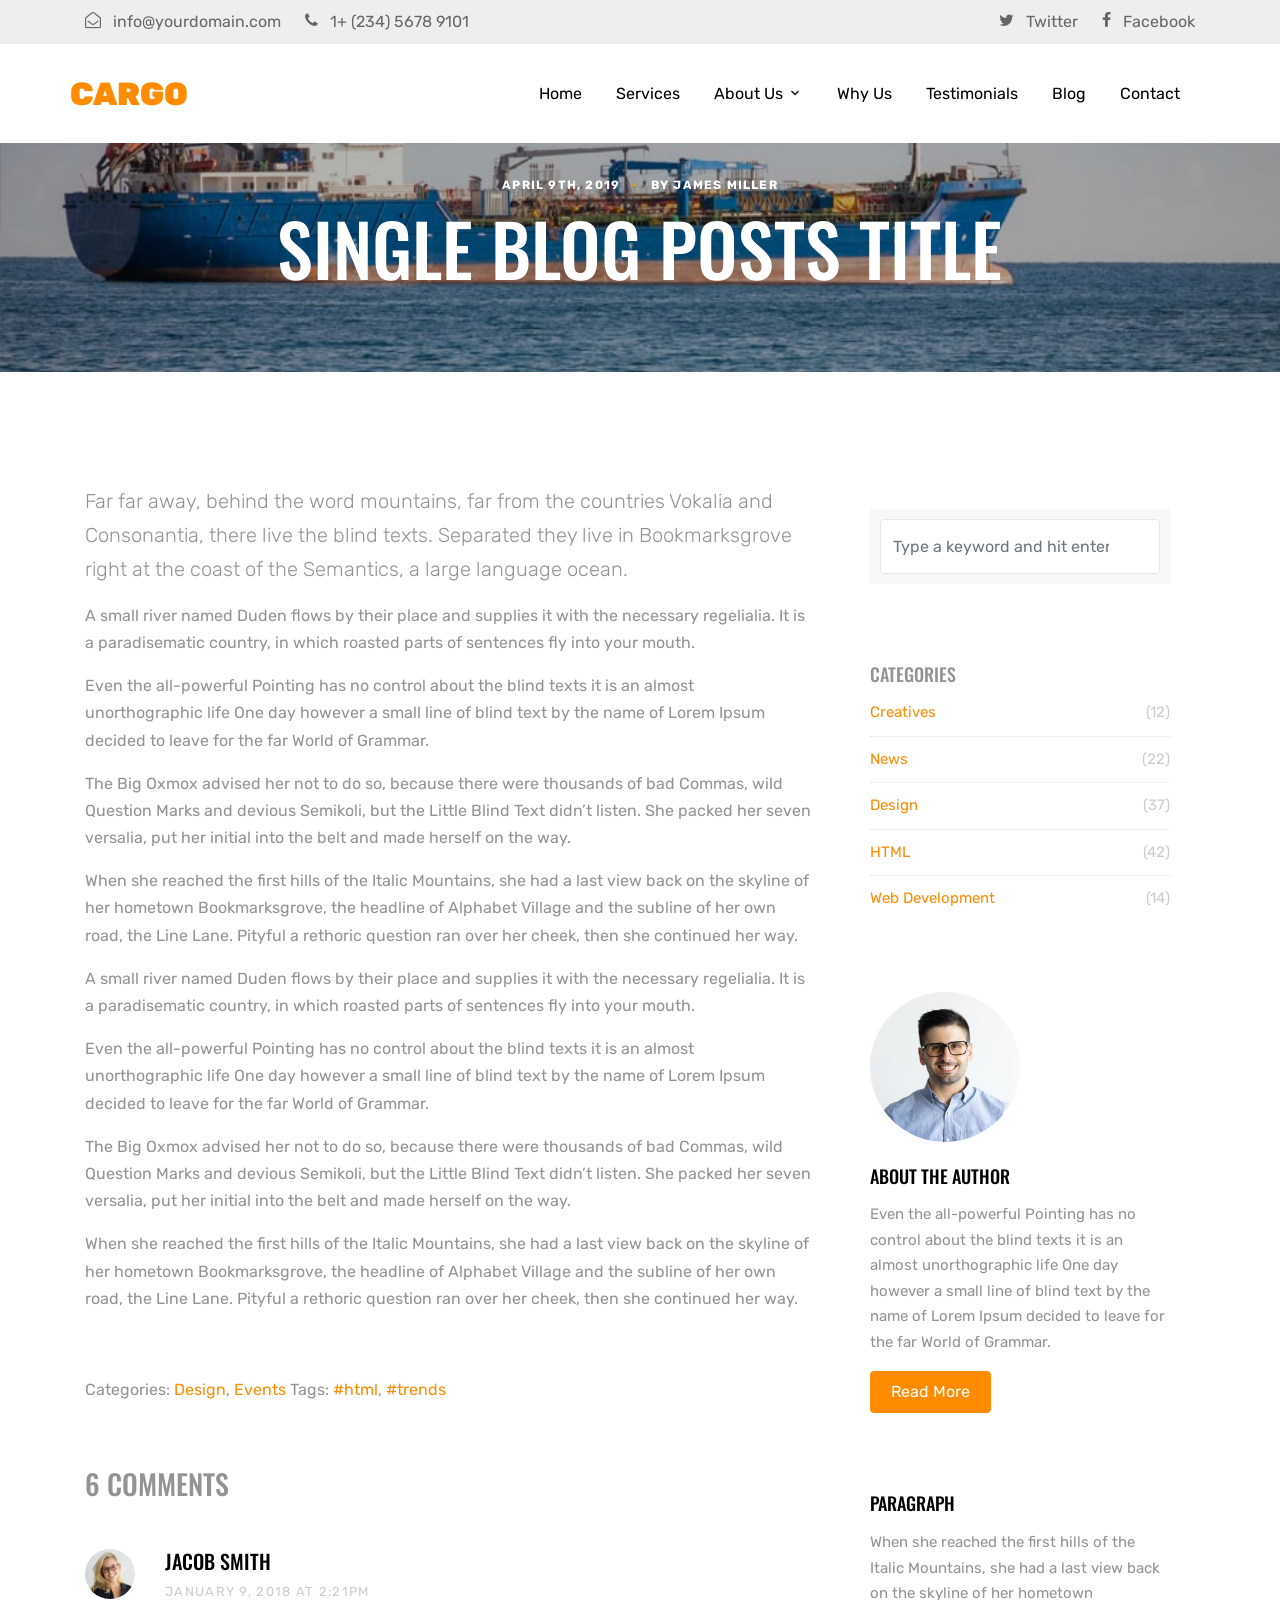
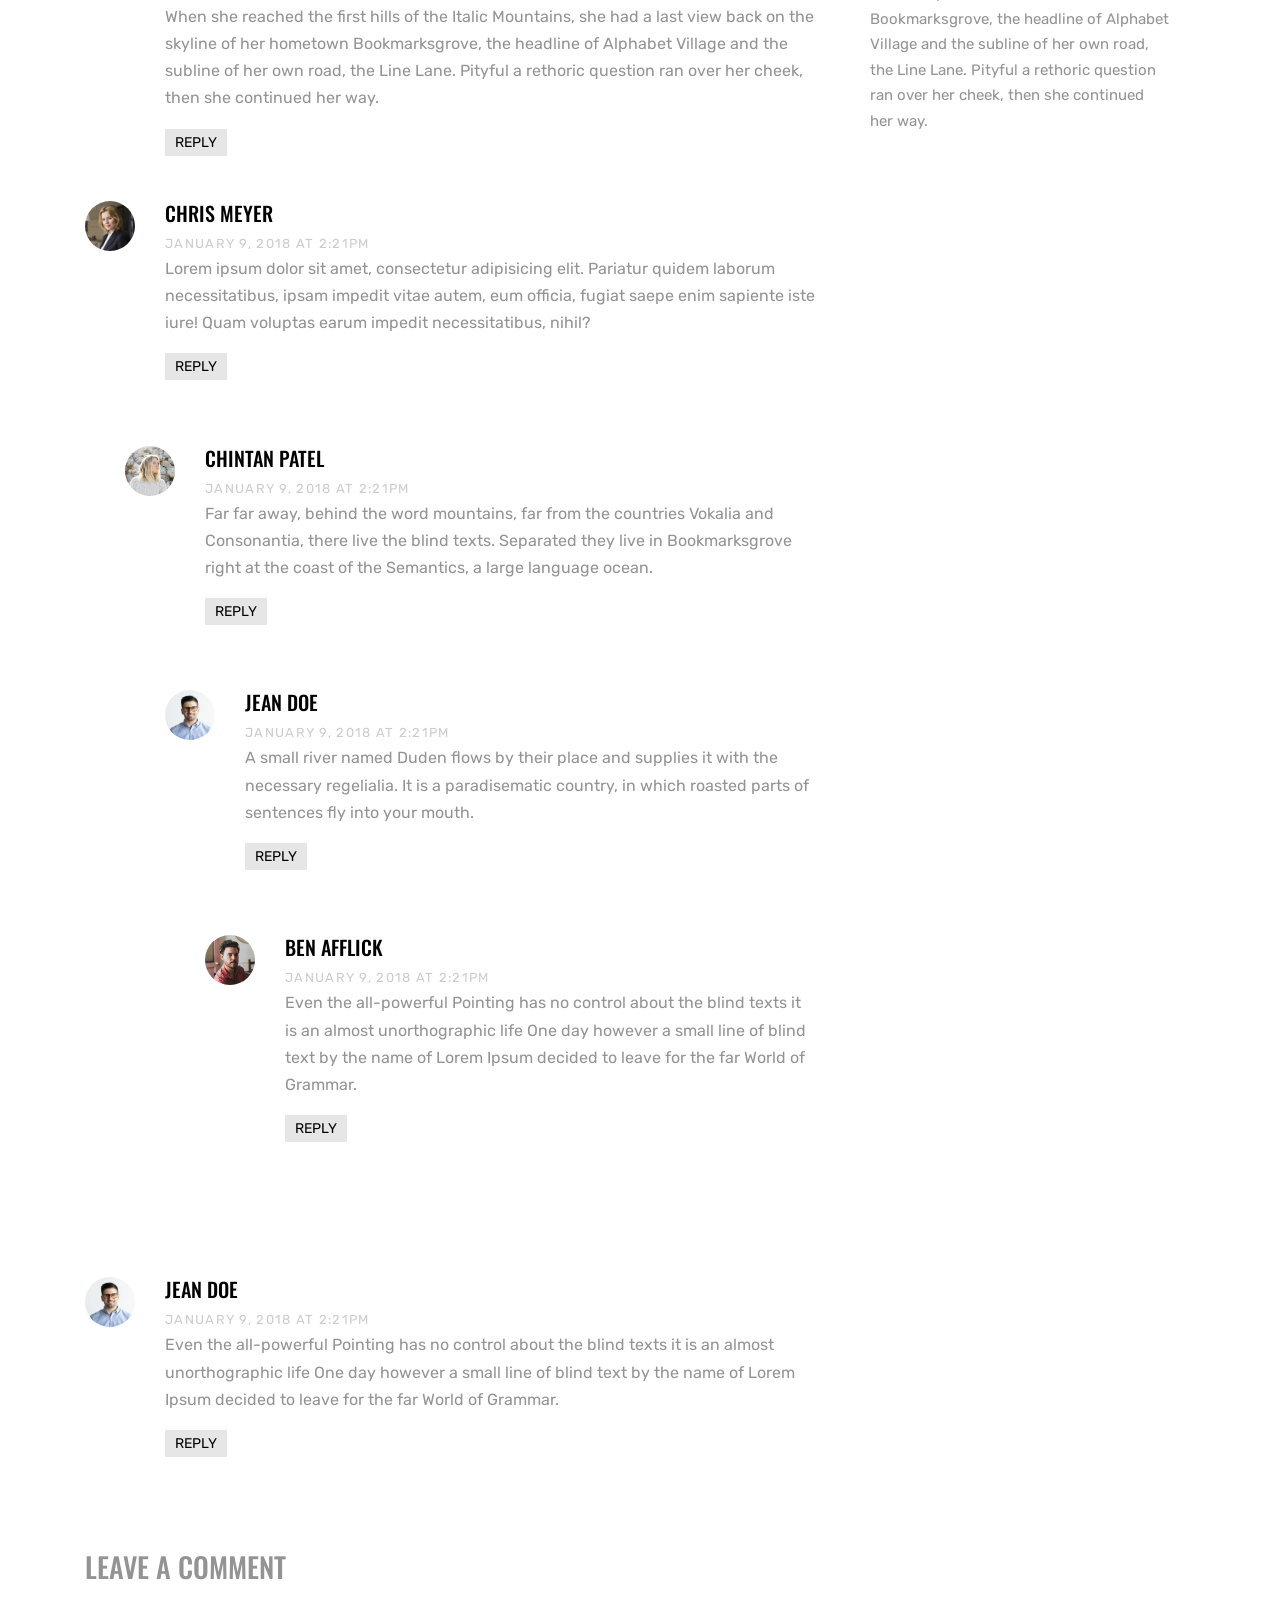
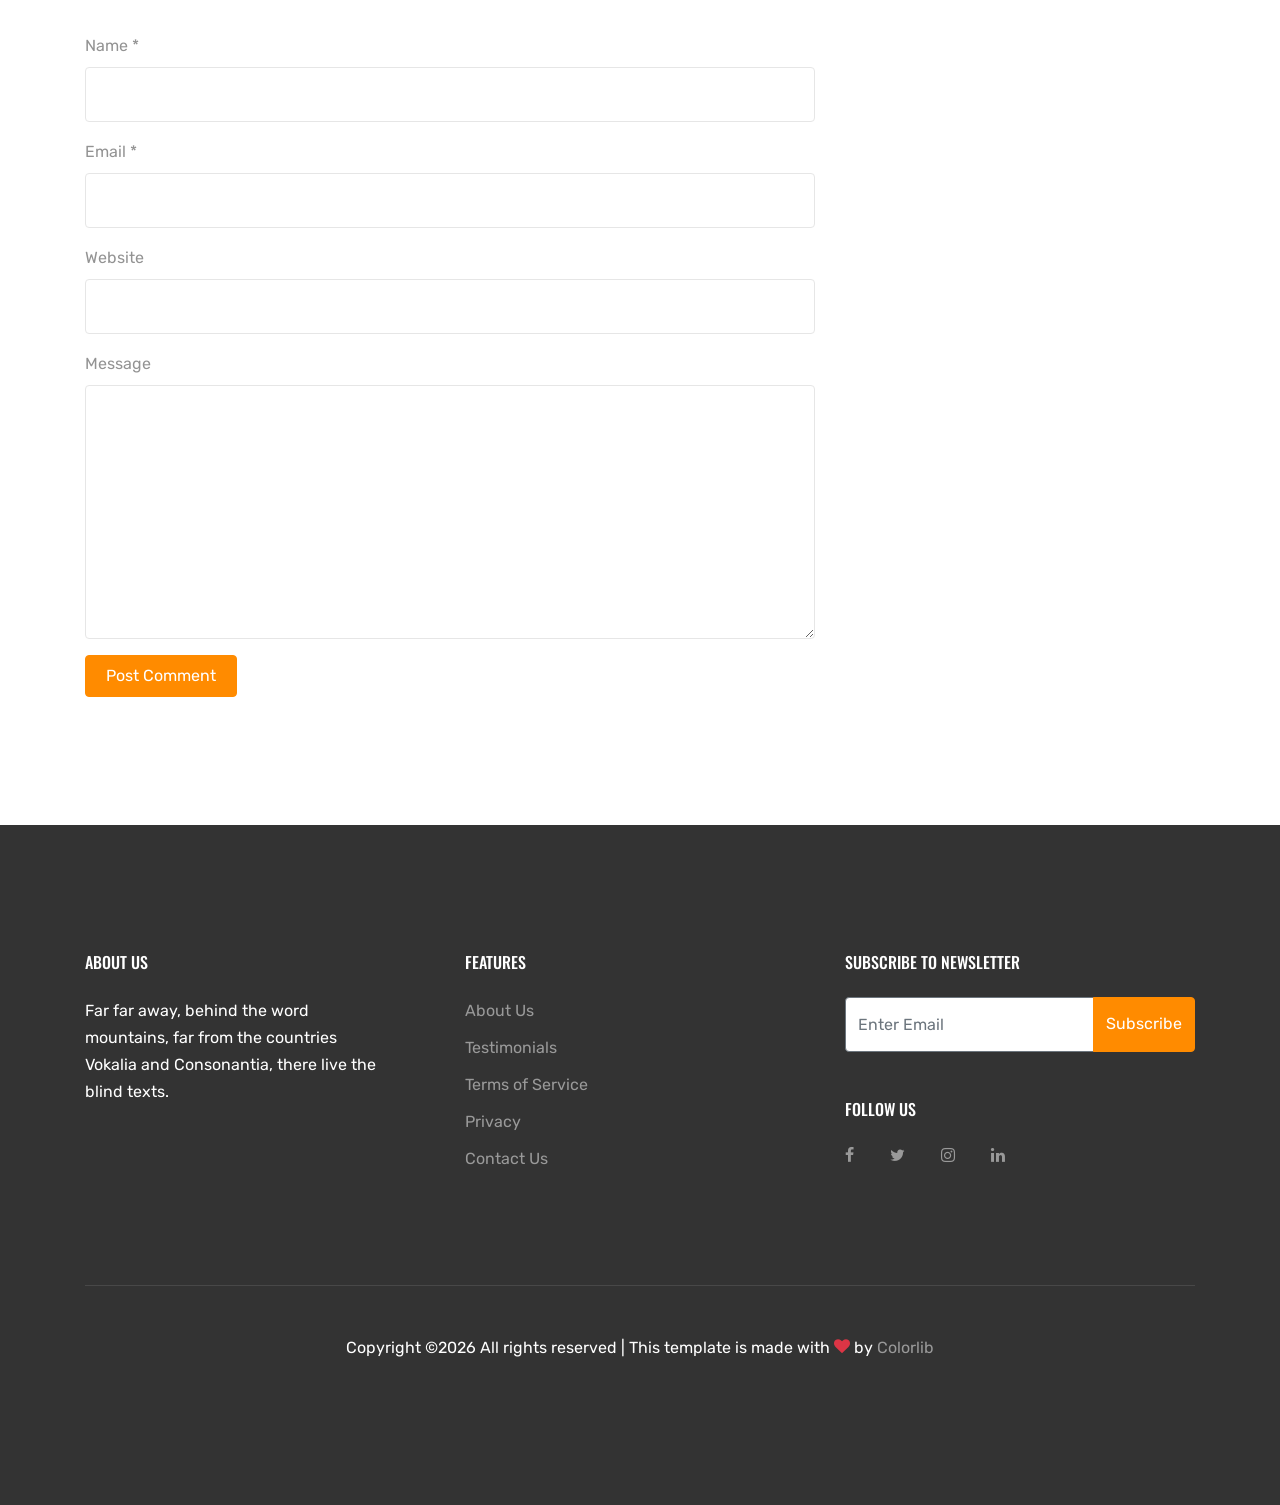
<file: Maksim/single.html>
<!doctype html>
<html lang="en">

  <head>
    <title>Cargo &mdash; Website Template by Colorlib</title>
    <meta charset="utf-8">
    <meta name="viewport" content="width=device-width, initial-scale=1, shrink-to-fit=no">
    
    <link href="https://fonts.googleapis.com/css?family=Rubik:300,400,700|Oswald:400,700" rel="stylesheet">

    <link rel="stylesheet" href="fonts/icomoon/style.css">

    <link rel="stylesheet" href="css/bootstrap.min.css">
    <link rel="stylesheet" href="css/jquery.fancybox.min.css">
    <link rel="stylesheet" href="css/owl.carousel.min.css">
    <link rel="stylesheet" href="css/owl.theme.default.min.css">
    <link rel="stylesheet" href="fonts/flaticon/font/flaticon.css">
    <link rel="stylesheet" href="css/aos.css">

    <!-- MAIN CSS -->
    <link rel="stylesheet" href="css/style.css">

  </head>

  <body data-spy="scroll" data-target=".site-navbar-target" data-offset="300">

    <div id="overlayer"></div>
    <div class="loader">
      <div class="spinner-border text-primary" role="status">
        <span class="sr-only">Loading...</span>
      </div>
    </div>

    <div class="site-wrap" id="home-section">

      <div class="site-mobile-menu site-navbar-target">
        <div class="site-mobile-menu-header">
          <div class="site-mobile-menu-close mt-3">
            <span class="icon-close2 js-menu-toggle"></span>
          </div>
        </div>
        <div class="site-mobile-menu-body"></div>
      </div>


      <div class="top-bar">
        <div class="container">
          <div class="row">
            <div class="col-12">
              <a href="#" class=""><span class="mr-2  icon-envelope-open-o"></span> <span class="d-none d-md-inline-block">info@yourdomain.com</span></a>
              <span class="mx-md-2 d-inline-block"></span>
              <a href="#" class=""><span class="mr-2  icon-phone"></span> <span class="d-none d-md-inline-block">1+ (234) 5678 9101</span></a>


              <div class="float-right">

                <a href="#" class=""><span class="mr-2  icon-twitter"></span> <span class="d-none d-md-inline-block">Twitter</span></a>
                <span class="mx-md-2 d-inline-block"></span>
                <a href="#" class=""><span class="mr-2  icon-facebook"></span> <span class="d-none d-md-inline-block">Facebook</span></a>

              </div>

            </div>

          </div>

        </div>
      </div>

      <header class="site-navbar js-sticky-header site-navbar-target" role="banner">

        <div class="container">
          <div class="row align-items-center position-relative">


            <div class="site-logo">
              <a href="index.html" class="text-black"><span class="text-primary">Cargo</a>
            </div>

            <div class="col-12">
              <nav class="site-navigation text-right ml-auto " role="navigation">

                <ul class="site-menu main-menu js-clone-nav ml-auto d-none d-lg-block">
                  <li><a href="index.html#home-section" class="nav-link">Home</a></li>
                  <li><a href="index.html#services-section" class="nav-link">Services</a></li>


                  <li class="has-children">
                    <a href="index.html#about-section" class="nav-link">About Us</a>
                    <ul class="dropdown arrow-top">
                      <li><a href="index.html#team-section" class="nav-link">Team</a></li>
                      <li><a href="index.html#pricing-section" class="nav-link">Pricing</a></li>
                      <li><a href="index.html#faq-section" class="nav-link">FAQ</a></li>
                      <li class="has-children">
                        <a href="#">More Links</a>
                        <ul class="dropdown">
                          <li><a href="#">Menu One</a></li>
                          <li><a href="#">Menu Two</a></li>
                          <li><a href="#">Menu Three</a></li>
                        </ul>
                      </li>
                    </ul>
                  </li>

                  <li><a href="index.html#why-us-section" class="nav-link">Why Us</a></li>

                  <li><a href="index.html#testimonials-section" class="nav-link">Testimonials</a></li>
                  <li><a href="index.html#blog-section" class="nav-link">Blog</a></li>
                  <li><a href="index.html#contact-section" class="nav-link">Contact</a></li>
                </ul>
              </nav>

            </div>

            <div class="toggle-button d-inline-block d-lg-none"><a href="#" class="site-menu-toggle py-5 js-menu-toggle text-black"><span class="icon-menu h3"></span></a></div>

          </div>
        </div>

      </header>

      <div class="site-section-cover overlay inner-page bg-light" style="background-image: url('images/cargo_sea_big.jpg')" data-aos="fade">
      
      <div class="container">
        <div class="row align-items-center justify-content-center text-center">
          <div class="col-lg-10">

            <div class="box-shadow-content">
              <div class="block-heading-1">
                <span class="d-block mb-3 text-white" data-aos="fade-up">April 9th, 2019 <span class="mx-2 text-primary">&bullet;</span> by James Miller</span>
                <h1 class="mb-4" data-aos="fade-up" data-aos-delay="100">Single Blog Posts Title</h1>
              </div>
              
              
            </div>
          </div>
        </div>
      </div>
      
    </div>

    
    
    <div class="site-section">
      <div class="container">
        <div class="row">
          <div class="col-md-8 blog-content">
            <p class="lead">Far far away, behind the word mountains, far from the countries Vokalia and Consonantia, there live the blind texts. Separated they live in Bookmarksgrove right at the coast of the Semantics, a large language ocean.</p>
            <p>A small river named Duden flows by their place and supplies it with the necessary regelialia. It is a paradisematic country, in which roasted parts of sentences fly into your mouth.</p>

            <blockquote><p>Even the all-powerful Pointing has no control about the blind texts it is an almost unorthographic life One day however a small line of blind text by the name of Lorem Ipsum decided to leave for the far World of Grammar.</p></blockquote>

            <p>The Big Oxmox advised her not to do so, because there were thousands of bad Commas, wild Question Marks and devious Semikoli, but the Little Blind Text didn’t listen. She packed her seven versalia, put her initial into the belt and made herself on the way.</p>

            <p>When she reached the first hills of the Italic Mountains, she had a last view back on the skyline of her hometown Bookmarksgrove, the headline of Alphabet Village and the subline of her own road, the Line Lane. Pityful a rethoric question ran over her cheek, then she continued her way.</p>

            <p>A small river named Duden flows by their place and supplies it with the necessary regelialia. It is a paradisematic country, in which roasted parts of sentences fly into your mouth.</p>

            <blockquote><p>Even the all-powerful Pointing has no control about the blind texts it is an almost unorthographic life One day however a small line of blind text by the name of Lorem Ipsum decided to leave for the far World of Grammar.</p></blockquote>

            <p>The Big Oxmox advised her not to do so, because there were thousands of bad Commas, wild Question Marks and devious Semikoli, but the Little Blind Text didn’t listen. She packed her seven versalia, put her initial into the belt and made herself on the way.</p>
            
            <p>When she reached the first hills of the Italic Mountains, she had a last view back on the skyline of her hometown Bookmarksgrove, the headline of Alphabet Village and the subline of her own road, the Line Lane. Pityful a rethoric question ran over her cheek, then she continued her way.</p>


            <div class="pt-5">
              <p>Categories:  <a href="#">Design</a>, <a href="#">Events</a>  Tags: <a href="#">#html</a>, <a href="#">#trends</a></p>
            </div>


            <div class="pt-5">
              <h3 class="mb-5">6 Comments</h3>
              <ul class="comment-list">
                <li class="comment">
                  <div class="vcard bio">
                    <img src="images/person_2.jpg" alt="Image">
                  </div>
                  <div class="comment-body">
                    <h3>Jacob Smith</h3>
                    <div class="meta">January 9, 2018 at 2:21pm</div>
                    <p>When she reached the first hills of the Italic Mountains, she had a last view back on the skyline of her hometown Bookmarksgrove, the headline of Alphabet Village and the subline of her own road, the Line Lane. Pityful a rethoric question ran over her cheek, then she continued her way.</p>
                    <p><a href="#" class="reply">Reply</a></p>
                  </div>
                </li>

                <li class="comment">
                  <div class="vcard bio">
                    <img src="images/person_3.jpg" alt="Image">
                  </div>
                  <div class="comment-body">
                    <h3>Chris Meyer</h3>
                    <div class="meta">January 9, 2018 at 2:21pm</div>
                    <p>Lorem ipsum dolor sit amet, consectetur adipisicing elit. Pariatur quidem laborum necessitatibus, ipsam impedit vitae autem, eum officia, fugiat saepe enim sapiente iste iure! Quam voluptas earum impedit necessitatibus, nihil?</p>
                    <p><a href="#" class="reply">Reply</a></p>
                  </div>

                  <ul class="children">
                    <li class="comment">
                      <div class="vcard bio">
                        <img src="images/person_5.jpg" alt="Image">
                      </div>
                      <div class="comment-body">
                        <h3>Chintan Patel</h3>
                        <div class="meta">January 9, 2018 at 2:21pm</div>
                        <p>Far far away, behind the word mountains, far from the countries Vokalia and Consonantia, there live the blind texts. Separated they live in Bookmarksgrove right at the coast of the Semantics, a large language ocean.</p>
                        <p><a href="#" class="reply">Reply</a></p>
                      </div>


                      <ul class="children">
                        <li class="comment">
                          <div class="vcard bio">
                            <img src="images/person_1.jpg" alt="Image">
                          </div>
                          <div class="comment-body">
                            <h3>Jean Doe</h3>
                            <div class="meta">January 9, 2018 at 2:21pm</div>
                            <p>A small river named Duden flows by their place and supplies it with the necessary regelialia. It is a paradisematic country, in which roasted parts of sentences fly into your mouth.</p>
                            <p><a href="#" class="reply">Reply</a></p>
                          </div>

                            <ul class="children">
                              <li class="comment">
                                <div class="vcard bio">
                                  <img src="images/person_4.jpg" alt="Image">
                                </div>
                                <div class="comment-body">
                                  <h3>Ben Afflick</h3>
                                  <div class="meta">January 9, 2018 at 2:21pm</div>
                                  <p>Even the all-powerful Pointing has no control about the blind texts it is an almost unorthographic life One day however a small line of blind text by the name of Lorem Ipsum decided to leave for the far World of Grammar.</p>
                                  <p><a href="#" class="reply">Reply</a></p>
                                </div>
                              </li>
                            </ul>
                        </li>
                      </ul>
                    </li>
                  </ul>
                </li>

                <li class="comment">
                  <div class="vcard bio">
                    <img src="images/person_1.jpg" alt="Image">
                  </div>
                  <div class="comment-body">
                    <h3>Jean Doe</h3>
                    <div class="meta">January 9, 2018 at 2:21pm</div>
                    <p>Even the all-powerful Pointing has no control about the blind texts it is an almost unorthographic life One day however a small line of blind text by the name of Lorem Ipsum decided to leave for the far World of Grammar.</p>
                    <p><a href="#" class="reply">Reply</a></p>
                  </div>
                </li>
              </ul>
              <!-- END comment-list -->
              
              <div class="comment-form-wrap pt-5">
                <h3 class="mb-5">Leave a comment</h3>
                <form action="#" class="">
                  <div class="form-group">
                    <label for="name">Name *</label>
                    <input type="text" class="form-control" id="name">
                  </div>
                  <div class="form-group">
                    <label for="email">Email *</label>
                    <input type="email" class="form-control" id="email">
                  </div>
                  <div class="form-group">
                    <label for="website">Website</label>
                    <input type="url" class="form-control" id="website">
                  </div>

                  <div class="form-group">
                    <label for="message">Message</label>
                    <textarea name="" id="message" cols="30" rows="10" class="form-control"></textarea>
                  </div>
                  <div class="form-group">
                    <input type="submit" value="Post Comment" class="btn btn-primary btn-md text-white">
                  </div>

                </form>
              </div>
            </div>

          </div>
          <div class="col-md-4 sidebar">
            <div class="sidebar-box">
              <form action="#" class="search-form">
                <div class="form-group">
                  <span class="icon fa fa-search"></span>
                  <input type="text" class="form-control" placeholder="Type a keyword and hit enter">
                </div>
              </form>
            </div>
            <div class="sidebar-box">
              <div class="categories">
                <h3>Categories</h3>
                <li><a href="#">Creatives <span>(12)</span></a></li>
                <li><a href="#">News <span>(22)</span></a></li>
                <li><a href="#">Design <span>(37)</span></a></li>
                <li><a href="#">HTML <span>(42)</span></a></li>
                <li><a href="#">Web Development <span>(14)</span></a></li>
              </div>
            </div>
            <div class="sidebar-box">
              <img src="images/person_1.jpg" alt="Image" class="img-fluid mb-4 w-50 rounded-circle">
              <h3 class="text-black">About The Author</h3>
              <p>Even the all-powerful Pointing has no control about the blind texts it is an almost unorthographic life One day however a small line of blind text by the name of Lorem Ipsum decided to leave for the far World of Grammar.</p>
              <p><a href="#" class="btn btn-primary btn-md text-white">Read More</a></p>
            </div>

            <div class="sidebar-box">
              <h3 class="text-black">Paragraph</h3>
              <p>When she reached the first hills of the Italic Mountains, she had a last view back on the skyline of her hometown Bookmarksgrove, the headline of Alphabet Village and the subline of her own road, the Line Lane. Pityful a rethoric question ran over her cheek, then she continued her way.</p>
            </div>
          </div>
        </div>
      </div>
    </div>


    <footer class="site-footer">
      <div class="container">
        <div class="row">
          <div class="col-md-6">
            <div class="row">
              <div class="col-md-7">
                <h2 class="footer-heading mb-4">About Us</h2>
                <p>Far far away, behind the word mountains, far from the countries Vokalia and Consonantia, there live the blind texts. </p>
              </div>
              <div class="col-md-4 ml-auto">
                <h2 class="footer-heading mb-4">Features</h2>
                <ul class="list-unstyled">
                  <li><a href="#">About Us</a></li>
                  <li><a href="#">Testimonials</a></li>
                  <li><a href="#">Terms of Service</a></li>
                  <li><a href="#">Privacy</a></li>
                  <li><a href="#">Contact Us</a></li>
                </ul>
              </div>

            </div>
          </div>
          <div class="col-md-4 ml-auto">

            <div class="mb-5">
              <h2 class="footer-heading mb-4">Subscribe to Newsletter</h2>
              <form action="#" method="post" class="footer-suscribe-form">
                <div class="input-group mb-3">
                  <input type="text" class="form-control border-secondary text-white bg-transparent" placeholder="Enter Email" aria-label="Enter Email" aria-describedby="button-addon2">
                  <div class="input-group-append">
                    <button class="btn btn-primary text-white" type="button" id="button-addon2">Subscribe</button>
                  </div>
                </div>
            </div>


            <h2 class="footer-heading mb-4">Follow Us</h2>
            <a href="#about-section" class="smoothscroll pl-0 pr-3"><span class="icon-facebook"></span></a>
            <a href="#" class="pl-3 pr-3"><span class="icon-twitter"></span></a>
            <a href="#" class="pl-3 pr-3"><span class="icon-instagram"></span></a>
            <a href="#" class="pl-3 pr-3"><span class="icon-linkedin"></span></a>
            </form>
          </div>
        </div>
        <div class="row pt-5 mt-5 text-center">
          <div class="col-md-12">
            <div class="border-top pt-5">
              <p class="copyright">
            <!-- Link back to Colorlib can't be removed. Template is licensed under CC BY 3.0. -->
            Copyright &copy;<script>document.write(new Date().getFullYear());</script> All rights reserved | This template is made with <i class="icon-heart text-danger" aria-hidden="true"></i> by <a href="https://colorlib.com" target="_blank" >Colorlib</a>
            <!-- Link back to Colorlib can't be removed. Template is licensed under CC BY 3.0. -->
            </p>
            </div>
          </div>

        </div>
      </div>
    </footer>

    </div>

    <script src="js/jquery-3.3.1.min.js"></script>
    <script src="js/popper.min.js"></script>
    <script src="js/bootstrap.min.js"></script>
    <script src="js/owl.carousel.min.js"></script>
    <script src="js/jquery.sticky.js"></script>
    <script src="js/jquery.waypoints.min.js"></script>
    <script src="js/jquery.animateNumber.min.js"></script>
    <script src="js/jquery.fancybox.min.js"></script>
    <script src="js/jquery.easing.1.3.js"></script>
    <script src="js/aos.js"></script>

    <script src="js/main.js"></script>


  </body>

</html>
</file>
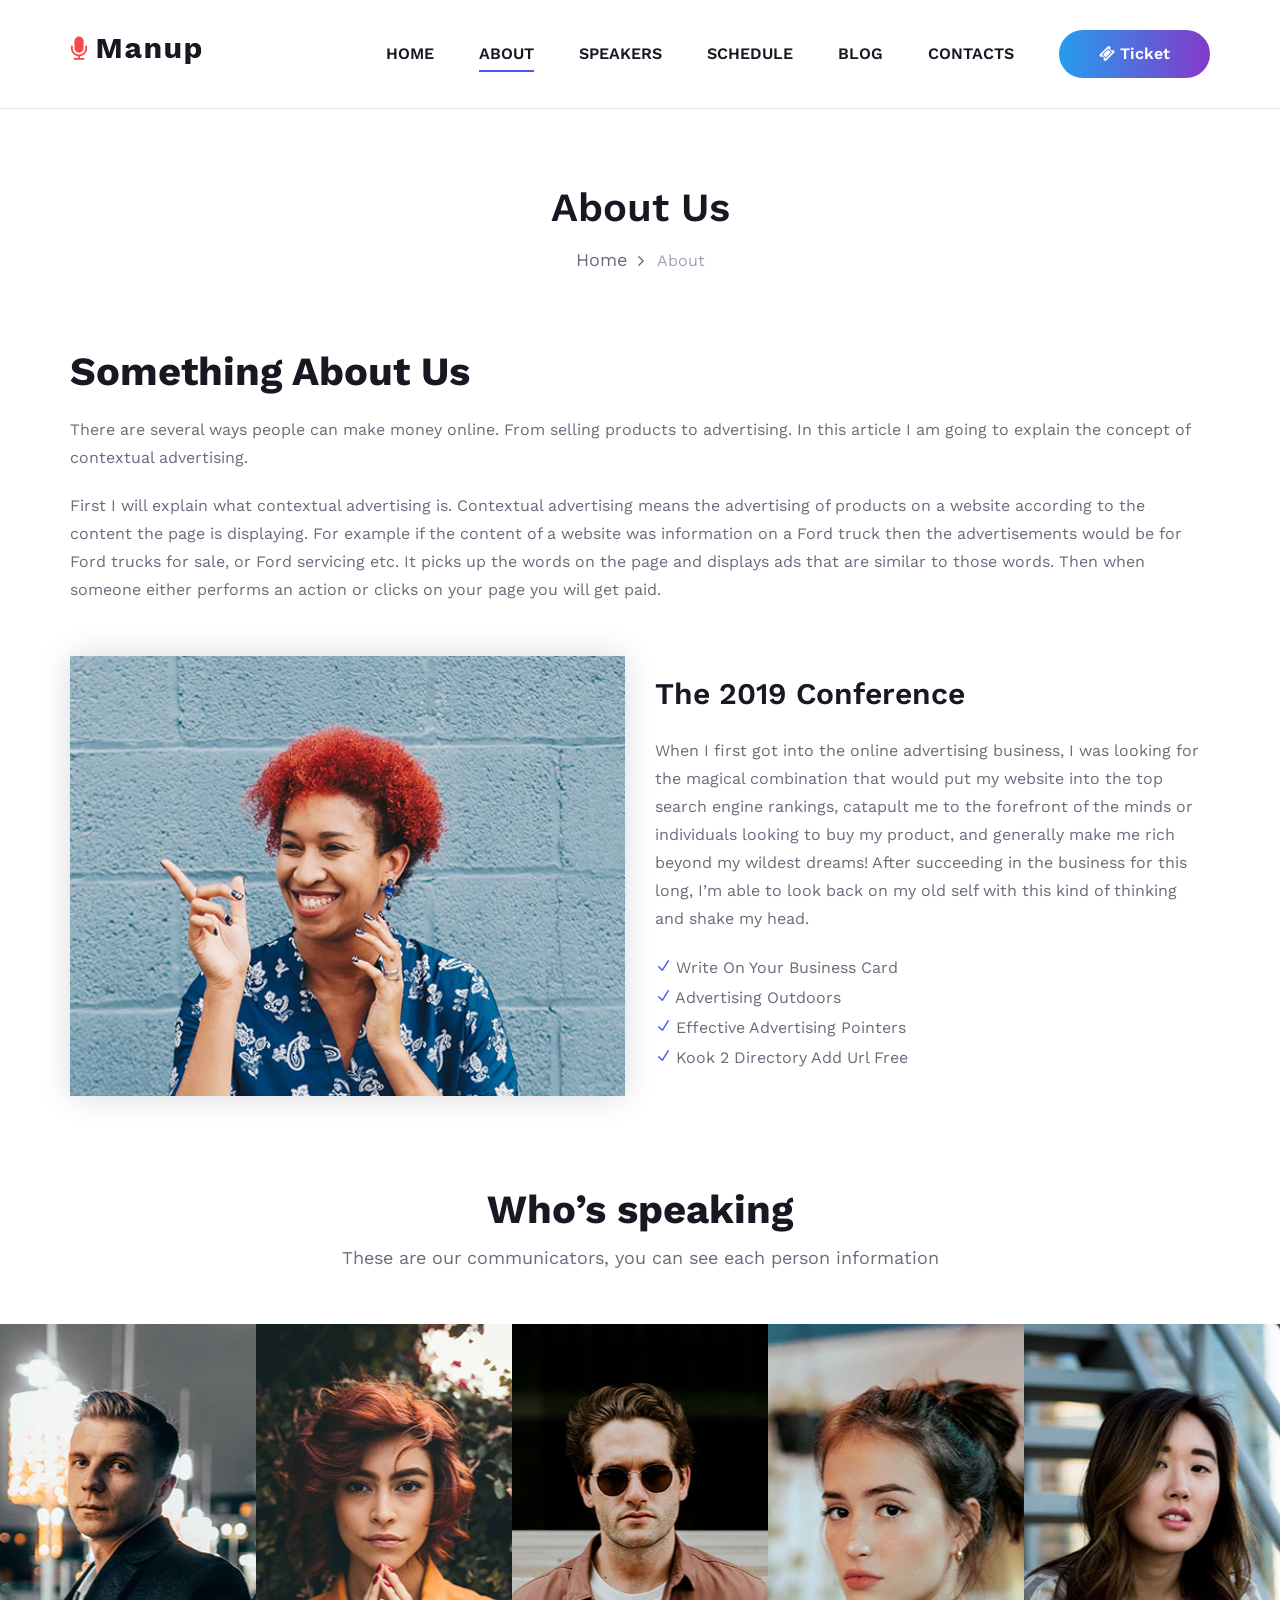
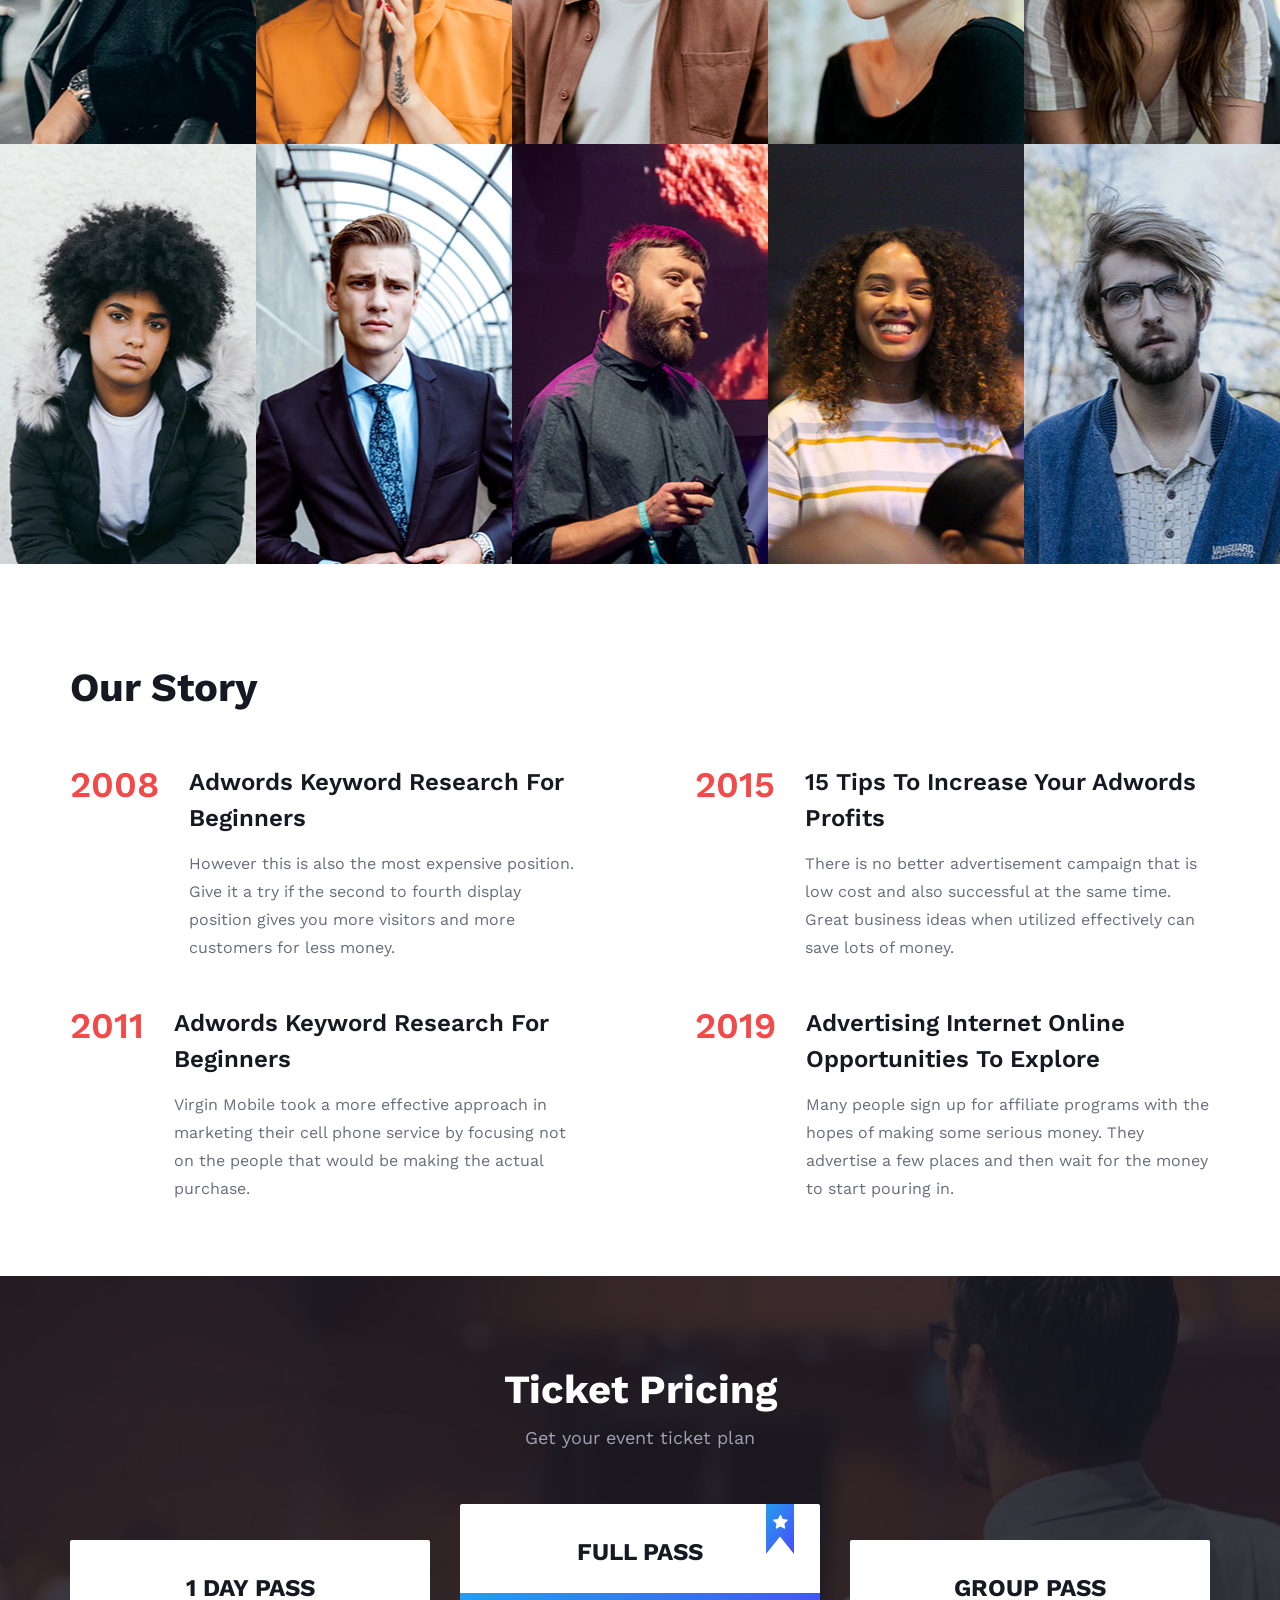
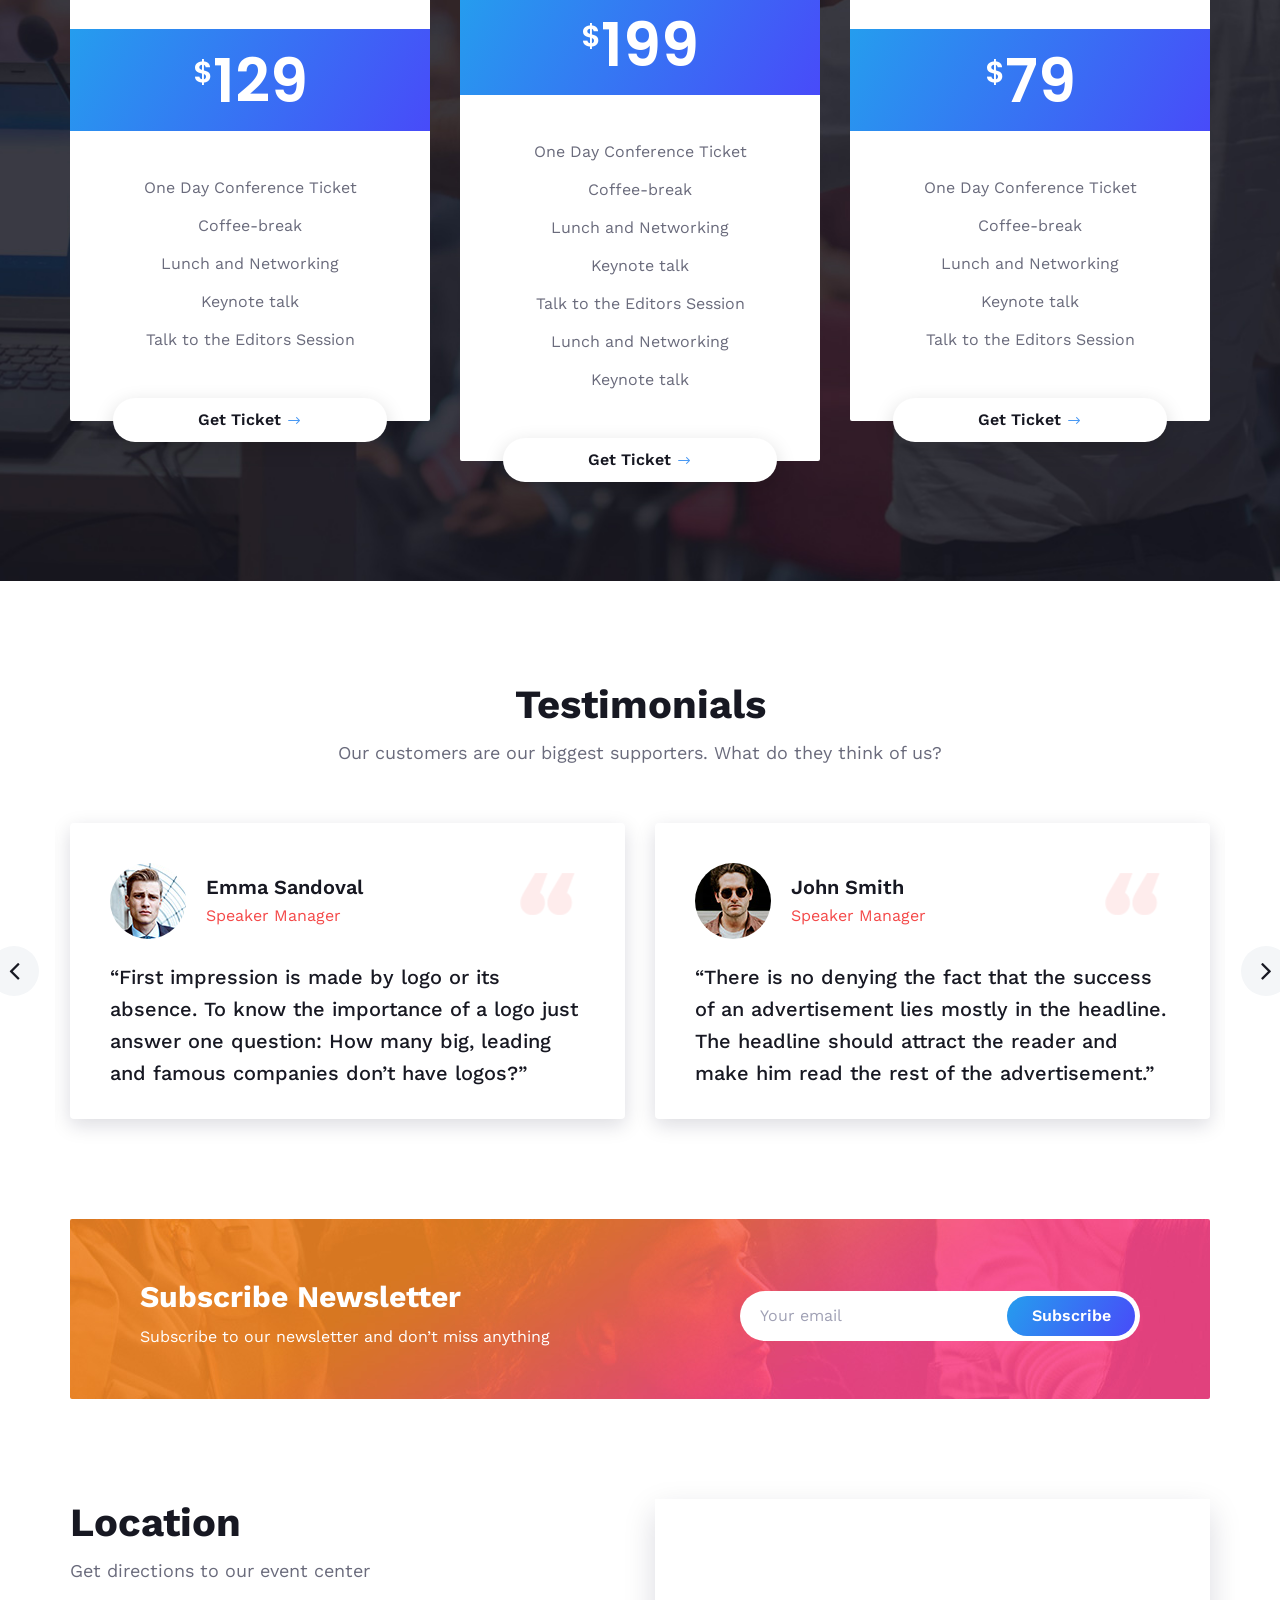
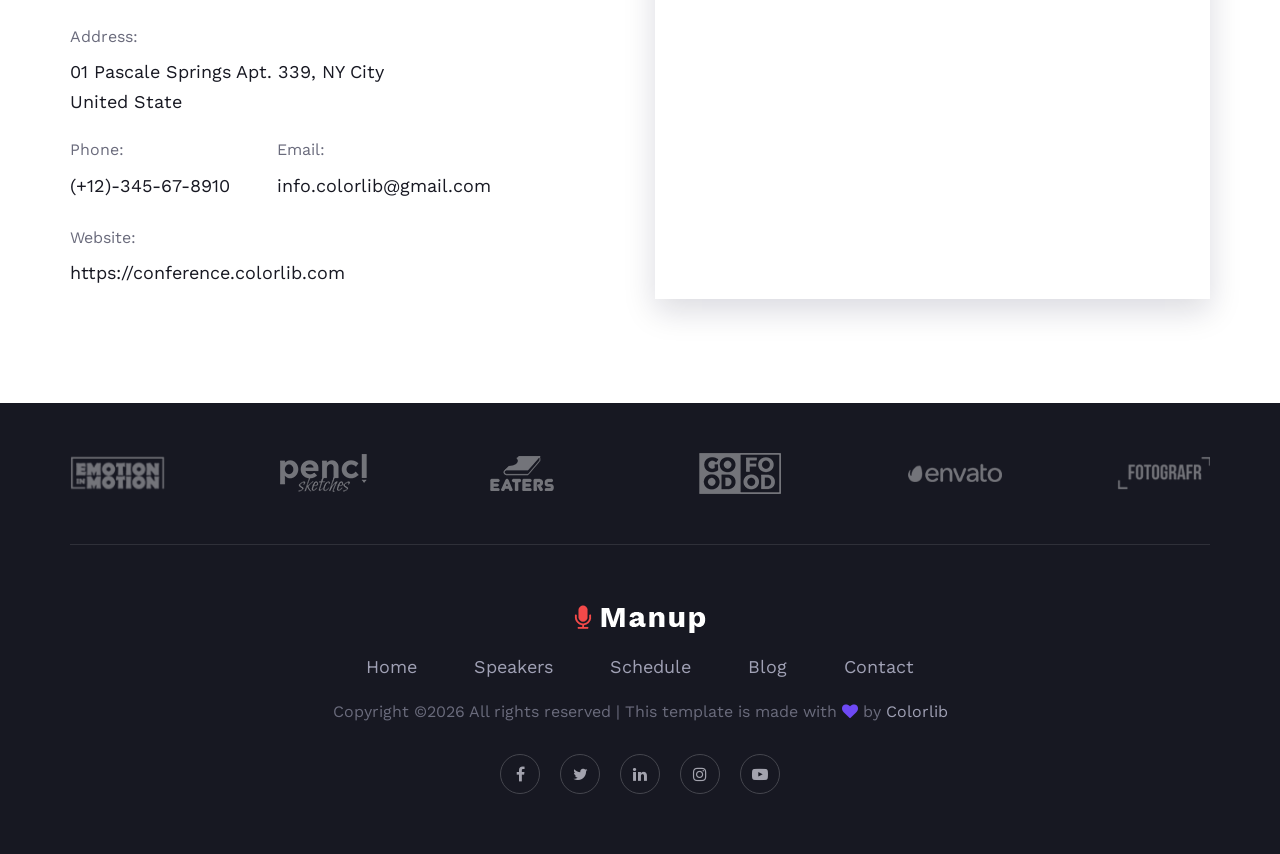
<file: Varvara/about-us.html>
<!DOCTYPE html>
<html lang="zxx">

<head>
    <meta charset="UTF-8">
    <meta name="description" content="Manup Template">
    <meta name="keywords" content="Manup, unica, creative, html">
    <meta name="viewport" content="width=device-width, initial-scale=1.0">
    <meta http-equiv="X-UA-Compatible" content="ie=edge">
    <title>Manup | Template</title>

    <!-- Google Font -->
    <link href="https://fonts.googleapis.com/css?family=Work+Sans:400,500,600,700,800,900&display=swap" rel="stylesheet">
    <link href="https://fonts.googleapis.com/css?family=Poppins:400,500,600,700&display=swap" rel="stylesheet">


    <!-- Css Styles -->
    <link rel="stylesheet" href="css/bootstrap.min.css" type="text/css">
    <link rel="stylesheet" href="css/font-awesome.min.css" type="text/css">
    <link rel="stylesheet" href="css/elegant-icons.css" type="text/css">
    <link rel="stylesheet" href="css/owl.carousel.min.css" type="text/css">
    <link rel="stylesheet" href="css/magnific-popup.css" type="text/css">
    <link rel="stylesheet" href="css/slicknav.min.css" type="text/css">
    <link rel="stylesheet" href="css/style.css" type="text/css">
</head>

<body>
    <!-- Page Preloder -->
    <div id="preloder">
        <div class="loader"></div>
    </div>

    <!-- Header Section Begin -->
    <header class="header-section header-normal">
        <div class="container">
            <div class="logo">
                <a href="./index.html">
                    <img src="img/logo.png" alt="">
                </a>
            </div>
            <div class="nav-menu">
                <nav class="mainmenu mobile-menu">
                    <ul>
                        <li><a href="./index.html">Home</a></li>
                        <li class="active"><a href="./about-us.html">About</a></li>
                        <li><a href="./speaker.html">Speakers</a>
                            <ul class="dropdown">
                                <li><a href="#">Jayden</a></li>
                                <li><a href="#">Sara</a></li>
                                <li><a href="#">Emma</a></li>
                                <li><a href="#">Harriet</a></li>
                            </ul>
                        </li>
                        <li><a href="./schedule.html">Schedule</a></li>
                        <li><a href="./blog.html">Blog</a></li>
                        <li><a href="./contact.html">Contacts</a></li>
                    </ul>
                </nav>
                <a href="#" class="primary-btn top-btn"><i class="fa fa-ticket"></i> Ticket</a>
            </div>
            <div id="mobile-menu-wrap"></div>
        </div>
    </header>
    <!-- Header End -->

    <!-- Breadcrumb Section Begin -->
    <section class="breadcrumb-section">
        <div class="container">
            <div class="row">
                <div class="col-lg-12">
                    <div class="breadcrumb-text">
                        <h2>About Us</h2>
                        <div class="bt-option">
                            <a href="#">Home</a>
                            <span>About</span>
                        </div>
                    </div>
                </div>
            </div>
        </div>
    </section>
    <!-- Breadcrumb Section End -->

    <!-- About Section Begin -->
    <section class="about-section spad">
        <div class="container">
            <div class="row">
                <div class="col-lg-12">
                    <div class="section-title">
                        <h2>Something About Us</h2>
                        <p class="f-para">There are several ways people can make money online. From selling products to advertising. In this article I am going to explain the concept of contextual advertising.</p>
                        <p>First I will explain what contextual advertising is. Contextual advertising means the advertising of products on a website according to the content the page is displaying. For example if the content of a website was information on a Ford truck then the advertisements would be for Ford trucks for sale, or Ford servicing etc. It picks up the words on the page and displays ads that are similar to those words. Then when someone either performs an action or clicks on your page you will get paid.</p>
                    </div>
                </div>
            </div>
            <div class="row">
                <div class="col-lg-6">
                    <div class="about-pic">
                        <img src="img/about-us.jpg" alt="">
                    </div>
                </div>
                <div class="col-lg-6">
                    <div class="about-text">
                        <h3>The 2019 Conference</h3>
                        <p>When I first got into the online advertising business, I was looking for the magical combination that would put my website into the top search engine rankings, catapult me to the forefront of the minds or individuals looking to buy my product, and generally make me rich beyond my wildest dreams! After succeeding in the business for this long, I’m able to look back on my old self with this kind of thinking and shake my head. </p>
                        <ul>
                            <li><span class="icon_check"></span> Write On Your Business Card</li>
                            <li><span class="icon_check"></span> Advertising Outdoors</li>
                            <li><span class="icon_check"></span> Effective Advertising Pointers</li>
                            <li><span class="icon_check"></span> Kook 2 Directory Add Url Free</li>
                        </ul>
                    </div>
                </div>
            </div>
        </div>
    </section>
    <!-- About Section End -->

    <!-- Team Member Section Begin -->
    <section class="team-member-section">
        <div class="container">
            <div class="row">
                <div class="col-lg-12">
                    <div class="section-title">
                        <h2>Who’s speaking</h2>
                        <p>These are our communicators, you can see each person information</p>
                    </div>
                </div>
            </div>
        </div>
        <div class="member-item set-bg" data-setbg="img/team-member/member-1.jpg">
            <div class="mi-social">
                <div class="mi-social-inner bg-gradient">
                    <a href="#"><i class="fa fa-facebook"></i></a>
                    <a href="#"><i class="fa fa-instagram"></i></a>
                    <a href="#"><i class="fa fa-twitter"></i></a>
                    <a href="#"><i class="fa fa-linkedin"></i></a>
                </div>
            </div>
            <div class="mi-text">
                <h5>Emma Sandoval</h5>
                <span>Speaker</span>
            </div>
        </div>
        <div class="member-item set-bg" data-setbg="img/team-member/member-2.jpg">
            <div class="mi-social">
                <div class="mi-social-inner bg-gradient">
                    <a href="#"><i class="fa fa-facebook"></i></a>
                    <a href="#"><i class="fa fa-instagram"></i></a>
                    <a href="#"><i class="fa fa-twitter"></i></a>
                    <a href="#"><i class="fa fa-linkedin"></i></a>
                </div>
            </div>
            <div class="mi-text">
                <h5>Emma Sandoval</h5>
                <span>Speaker</span>
            </div>
        </div>
        <div class="member-item set-bg" data-setbg="img/team-member/member-3.jpg">
            <div class="mi-social">
                <div class="mi-social-inner bg-gradient">
                    <a href="#"><i class="fa fa-facebook"></i></a>
                    <a href="#"><i class="fa fa-instagram"></i></a>
                    <a href="#"><i class="fa fa-twitter"></i></a>
                    <a href="#"><i class="fa fa-linkedin"></i></a>
                </div>
            </div>
            <div class="mi-text">
                <h5>Emma Sandoval</h5>
                <span>Speaker</span>
            </div>
        </div>
        <div class="member-item set-bg" data-setbg="img/team-member/member-4.jpg">
            <div class="mi-social">
                <div class="mi-social-inner bg-gradient">
                    <a href="#"><i class="fa fa-facebook"></i></a>
                    <a href="#"><i class="fa fa-instagram"></i></a>
                    <a href="#"><i class="fa fa-twitter"></i></a>
                    <a href="#"><i class="fa fa-linkedin"></i></a>
                </div>
            </div>
            <div class="mi-text">
                <h5>Emma Sandoval</h5>
                <span>Speaker</span>
            </div>
        </div>
        <div class="member-item set-bg" data-setbg="img/team-member/member-5.jpg">
            <div class="mi-social">
                <div class="mi-social-inner bg-gradient">
                    <a href="#"><i class="fa fa-facebook"></i></a>
                    <a href="#"><i class="fa fa-instagram"></i></a>
                    <a href="#"><i class="fa fa-twitter"></i></a>
                    <a href="#"><i class="fa fa-linkedin"></i></a>
                </div>
            </div>
            <div class="mi-text">
                <h5>Emma Sandoval</h5>
                <span>Speaker</span>
            </div>
        </div>
        <div class="member-item set-bg" data-setbg="img/team-member/member-6.jpg">
            <div class="mi-social">
                <div class="mi-social-inner bg-gradient">
                    <a href="#"><i class="fa fa-facebook"></i></a>
                    <a href="#"><i class="fa fa-instagram"></i></a>
                    <a href="#"><i class="fa fa-twitter"></i></a>
                    <a href="#"><i class="fa fa-linkedin"></i></a>
                </div>
            </div>
            <div class="mi-text">
                <h5>Emma Sandoval</h5>
                <span>Speaker</span>
            </div>
        </div>
        <div class="member-item set-bg" data-setbg="img/team-member/member-7.jpg">
            <div class="mi-social">
                <div class="mi-social-inner bg-gradient">
                    <a href="#"><i class="fa fa-facebook"></i></a>
                    <a href="#"><i class="fa fa-instagram"></i></a>
                    <a href="#"><i class="fa fa-twitter"></i></a>
                    <a href="#"><i class="fa fa-linkedin"></i></a>
                </div>
            </div>
            <div class="mi-text">
                <h5>Emma Sandoval</h5>
                <span>Speaker</span>
            </div>
        </div>
        <div class="member-item set-bg" data-setbg="img/team-member/member-8.jpg">
            <div class="mi-social">
                <div class="mi-social-inner bg-gradient">
                    <a href="#"><i class="fa fa-facebook"></i></a>
                    <a href="#"><i class="fa fa-instagram"></i></a>
                    <a href="#"><i class="fa fa-twitter"></i></a>
                    <a href="#"><i class="fa fa-linkedin"></i></a>
                </div>
            </div>
            <div class="mi-text">
                <h5>Emma Sandoval</h5>
                <span>Speaker</span>
            </div>
        </div>
        <div class="member-item set-bg" data-setbg="img/team-member/member-9.jpg">
            <div class="mi-social">
                <div class="mi-social-inner bg-gradient">
                    <a href="#"><i class="fa fa-facebook"></i></a>
                    <a href="#"><i class="fa fa-instagram"></i></a>
                    <a href="#"><i class="fa fa-twitter"></i></a>
                    <a href="#"><i class="fa fa-linkedin"></i></a>
                </div>
            </div>
            <div class="mi-text">
                <h5>Emma Sandoval</h5>
                <span>Speaker</span>
            </div>
        </div>
        <div class="member-item set-bg" data-setbg="img/team-member/member-10.jpg">
            <div class="mi-social">
                <div class="mi-social-inner bg-gradient">
                    <a href="#"><i class="fa fa-facebook"></i></a>
                    <a href="#"><i class="fa fa-instagram"></i></a>
                    <a href="#"><i class="fa fa-twitter"></i></a>
                    <a href="#"><i class="fa fa-linkedin"></i></a>
                </div>
            </div>
            <div class="mi-text">
                <h5>Emma Sandoval</h5>
                <span>Speaker</span>
            </div>
        </div>
    </section>
    <!-- Team Member Section End -->

    <!-- Story Section Begin -->
    <section class="story-section spad">
        <div class="container">
            <div class="row">
                <div class="col-lg-12">
                    <div class="section-title">
                        <h2>Our Story</h2>
                    </div>
                </div>
            </div>
            <div class="row">
                <div class="col-lg-6">
                    <div class="story-left">
                        <div class="story-item">
                            <h2>2008</h2>
                            <div class="si-text">
                                <h4>Adwords Keyword Research For Beginners</h4>
                                <p>However this is also the most expensive position. Give it a try if the second to fourth display position gives you more visitors and more customers for less money.</p>
                            </div>
                        </div>
                        <div class="story-item">
                            <h2>2011</h2>
                            <div class="si-text">
                                <h4>Adwords Keyword Research For Beginners</h4>
                                <p>Virgin Mobile took a more effective approach in marketing their cell phone service by focusing not on the people that would be making the actual purchase.</p>
                            </div>
                        </div>
                    </div>
                </div>
                <div class="col-lg-6">
                    <div class="story-right">
                        <div class="story-item">
                            <h2>2015</h2>
                            <div class="si-text">
                                <h4>15 Tips To Increase Your Adwords Profits</h4>
                                <p>There is no better advertisement campaign that is low cost and also successful at the same time. Great business ideas when utilized effectively can save lots of money.</p>
                            </div>
                        </div>
                        <div class="story-item">
                            <h2>2019</h2>
                            <div class="si-text">
                                <h4>Advertising Internet Online Opportunities To Explore</h4>
                                <p>Many people sign up for affiliate programs with the hopes of making some serious money. They advertise a few places and then wait for the money to start pouring in.</p>
                            </div>
                        </div>
                    </div>
                </div>
            </div>
        </div>
    </section>
    <!-- Story Section End -->

    <!-- Pricing Section Begin -->
    <section class="pricing-section set-bg spad" data-setbg="img/pricing-bg.jpg">
        <div class="container">
            <div class="row">
                <div class="col-lg-12">
                    <div class="section-title">
                        <h2>Ticket Pricing</h2>
                        <p>Get your event ticket plan</p>
                    </div>
                </div>
            </div>
            <div class="row">
                <div class="col-lg-4">
                    <div class="price-item">
                        <h4>1 Day Pass</h4>
                        <div class="pi-price">
                            <h2><span>$</span>129</h2>
                        </div>
                        <ul>
                            <li>One Day Conference Ticket</li>
                            <li>Coffee-break</li>
                            <li>Lunch and Networking</li>
                            <li>Keynote talk</li>
                            <li>Talk to the Editors Session</li>
                        </ul>
                        <a href="#" class="price-btn">Get Ticket <span class="arrow_right"></span></a>
                    </div>
                </div>
                <div class="col-lg-4">
                    <div class="price-item top-rated">
                        <div class="tr-tag">
                            <i class="fa fa-star"></i>
                        </div>
                        <h4>Full Pass</h4>
                        <div class="pi-price">
                            <h2><span>$</span>199</h2>
                        </div>
                        <ul>
                            <li>One Day Conference Ticket</li>
                            <li>Coffee-break</li>
                            <li>Lunch and Networking</li>
                            <li>Keynote talk</li>
                            <li>Talk to the Editors Session</li>
                            <li>Lunch and Networking</li>
                            <li>Keynote talk</li>
                        </ul>
                        <a href="#" class="price-btn">Get Ticket <span class="arrow_right"></span></a>
                    </div>
                </div>
                <div class="col-lg-4">
                    <div class="price-item">
                        <h4>Group Pass</h4>
                        <div class="pi-price">
                            <h2><span>$</span>79</h2>
                        </div>
                        <ul>
                            <li>One Day Conference Ticket</li>
                            <li>Coffee-break</li>
                            <li>Lunch and Networking</li>
                            <li>Keynote talk</li>
                            <li>Talk to the Editors Session</li>
                        </ul>
                        <a href="#" class="price-btn">Get Ticket <span class="arrow_right"></span></a>
                    </div>
                </div>
            </div>
        </div>
    </section>
    <!-- Pricing Section End -->

    <!-- Testimonial Section Begin -->
    <section class="testimonial-section spad">
        <div class="container">
            <div class="row">
                <div class="col-lg-12">
                    <div class="section-title">
                        <h2>Testimonials</h2>
                        <p>Our customers are our biggest supporters. What do they think of us?</p>
                    </div>
                </div>
            </div>
            <div class="row">
                <div class="col-lg-12">
                    <div class="row">
                        <div class="testimonial-slider owl-carousel">
                            <div class="col-lg-6">
                                <div class="testimonial-item">
                                    <div class="ti-author">
                                        <div class="quote-pic">
                                            <img src="img/quote.png" alt="">
                                        </div>
                                        <div class="ta-pic">
                                            <img src="img/testimonial/testimonial-1.jpg" alt="">
                                        </div>
                                        <div class="ta-text">
                                            <h5>Emma Sandoval</h5>
                                            <span>Speaker Manager</span>
                                        </div>
                                    </div>
                                    <p>“First impression is made by logo or its absence. To know the importance of a logo just answer one question: How many big, leading and famous companies don’t have logos?”</p>
                                </div>
                            </div>
                            <div class="col-lg-6">
                                <div class="testimonial-item">
                                    <div class="ti-author">
                                        <div class="quote-pic">
                                            <img src="img/quote.png" alt="">
                                        </div>
                                        <div class="ta-pic">
                                            <img src="img/testimonial/testimonial-2.jpg" alt="">
                                        </div>
                                        <div class="ta-text">
                                            <h5>John Smith</h5>
                                            <span>Speaker Manager</span>
                                        </div>
                                    </div>
                                    <p>“There is no denying the fact that the success of an advertisement lies mostly in the headline. The headline should attract the reader and make him read the rest of the advertisement.”</p>
                                </div>
                            </div>
                            <div class="col-lg-6">
                                <div class="testimonial-item">
                                    <div class="ti-author">
                                        <div class="quote-pic">
                                            <img src="img/quote.png" alt="">
                                        </div>
                                        <div class="ta-pic">
                                            <img src="img/testimonial/testimonial-2.jpg" alt="">
                                        </div>
                                        <div class="ta-text">
                                            <h5>John Smith</h5>
                                            <span>Speaker Manager</span>
                                        </div>
                                    </div>
                                    <p>“There is no denying the fact that the success of an advertisement lies mostly in the headline. The headline should attract the reader and make him read the rest of the advertisement.”</p>
                                </div>
                            </div>
                        </div>
                    </div>
                </div>
            </div>
        </div>
    </section>
    <!-- Testimonial Section End -->

    <!-- Newslatter Section Begin -->
    <section class="newslatter-section about-newslatter">
        <div class="container">
            <div class="newslatter-inner set-bg" data-setbg="img/newslatter-bg.jpg">
                <div class="ni-text">
                    <h3>Subscribe Newsletter</h3>
                    <p>Subscribe to our newsletter and don’t miss anything</p>
                </div>
                <form action="#" class="ni-form">
                    <input type="text" placeholder="Your email">
                    <button type="submit">Subscribe</button>
                </form>
            </div>
        </div>
    </section>
    <!-- Newslatter Section End -->

    <!-- Contact Section Begin -->
    <section class="contact-section spad">
        <div class="container">
            <div class="row">
                <div class="col-lg-6">
                    <div class="section-title">
                        <h2>Location</h2>
                        <p>Get directions to our event center</p>
                    </div>
                    <div class="cs-text">
                        <div class="ct-address">
                            <span>Address:</span>
                            <p>01 Pascale Springs Apt. 339, NY City <br/>United State</p>
                        </div>
                        <ul>
                            <li>
                                <span>Phone:</span>
                                (+12)-345-67-8910
                            </li>
                            <li>
                                <span>Email:</span>
                                info.colorlib@gmail.com
                            </li>
                        </ul>
                        <div class="ct-links">
                            <span>Website:</span>
                            <p>https://conference.colorlib.com</p>
                        </div>
                    </div>
                </div>
                <div class="col-lg-6">
                    <div class="cs-map">
                        <iframe src="https://www.google.com/maps/embed?pb=!1m18!1m12!1m3!1d52901.38789495531!2d-118.19465514866786!3d34.03523211493029!2m3!1f0!2f0!3f0!3m2!1i1024!2i768!4f13.1!3m3!1m2!1s0x80c2cf71ad83ff9f%3A0x518b28657f4543b7!2sEast%20Los%20Angeles%2C%20CA%2C%20USA!5e0!3m2!1sen!2sbd!4v1579763856144!5m2!1sen!2sbd" height="400" style="border:0;" allowfullscreen=""></iframe>
                    </div>
                </div>
            </div>
        </div>
    </section>
    <!-- Contact Section End -->

    <!-- Footer Section Begin -->
    <footer class="footer-section">
        <div class="container">
            <div class="partner-logo owl-carousel">
                <a href="#" class="pl-table">
                    <div class="pl-tablecell">
                        <img src="img/partner-logo/logo-1.png" alt="">
                    </div>
                </a>
                <a href="#" class="pl-table">
                    <div class="pl-tablecell">
                        <img src="img/partner-logo/logo-2.png" alt="">
                    </div>
                </a>
                <a href="#" class="pl-table">
                    <div class="pl-tablecell">
                        <img src="img/partner-logo/logo-3.png" alt="">
                    </div>
                </a>
                <a href="#" class="pl-table">
                    <div class="pl-tablecell">
                        <img src="img/partner-logo/logo-4.png" alt="">
                    </div>
                </a>
                <a href="#" class="pl-table">
                    <div class="pl-tablecell">
                        <img src="img/partner-logo/logo-5.png" alt="">
                    </div>
                </a>
                <a href="#" class="pl-table">
                    <div class="pl-tablecell">
                        <img src="img/partner-logo/logo-6.png" alt="">
                    </div>
                </a>
            </div>
            <div class="row">
                <div class="col-lg-12">
                    <div class="footer-text">
                        <div class="ft-logo">
                            <a href="#" class="footer-logo"><img src="img/footer-logo.png" alt=""></a>
                        </div>
                        <ul>
                            <li><a href="#">Home</a></li>
                            <li><a href="#">Speakers</a></li>
                            <li><a href="#">Schedule</a></li>
                            <li><a href="#">Blog</a></li>
                            <li><a href="#">Contact</a></li>
                        </ul>
                        <div class="copyright-text"><p><!-- Link back to Colorlib can't be removed. Template is licensed under CC BY 3.0. -->
  Copyright &copy;<script>document.write(new Date().getFullYear());</script> All rights reserved | This template is made with <i class="fa fa-heart" aria-hidden="true"></i> by <a href="https://colorlib.com" target="_blank">Colorlib</a>
  <!-- Link back to Colorlib can't be removed. Template is licensed under CC BY 3.0. --></p></div>
                        <div class="ft-social">
                            <a href="#"><i class="fa fa-facebook"></i></a>
                            <a href="#"><i class="fa fa-twitter"></i></a>
                            <a href="#"><i class="fa fa-linkedin"></i></a>
                            <a href="#"><i class="fa fa-instagram"></i></a>
                            <a href="#"><i class="fa fa-youtube-play"></i></a>
                        </div>
                    </div>
                </div>
            </div>
        </div>
    </footer>
    <!-- Footer Section End -->

    <!-- Js Plugins -->
    <script src="js/jquery-3.3.1.min.js"></script>
    <script src="js/bootstrap.min.js"></script>
    <script src="js/jquery.magnific-popup.min.js"></script>
    <script src="js/jquery.countdown.min.js"></script>
    <script src="js/jquery.slicknav.js"></script>
    <script src="js/owl.carousel.min.js"></script>
    <script src="js/main.js"></script>
</body>

</html>
</file>
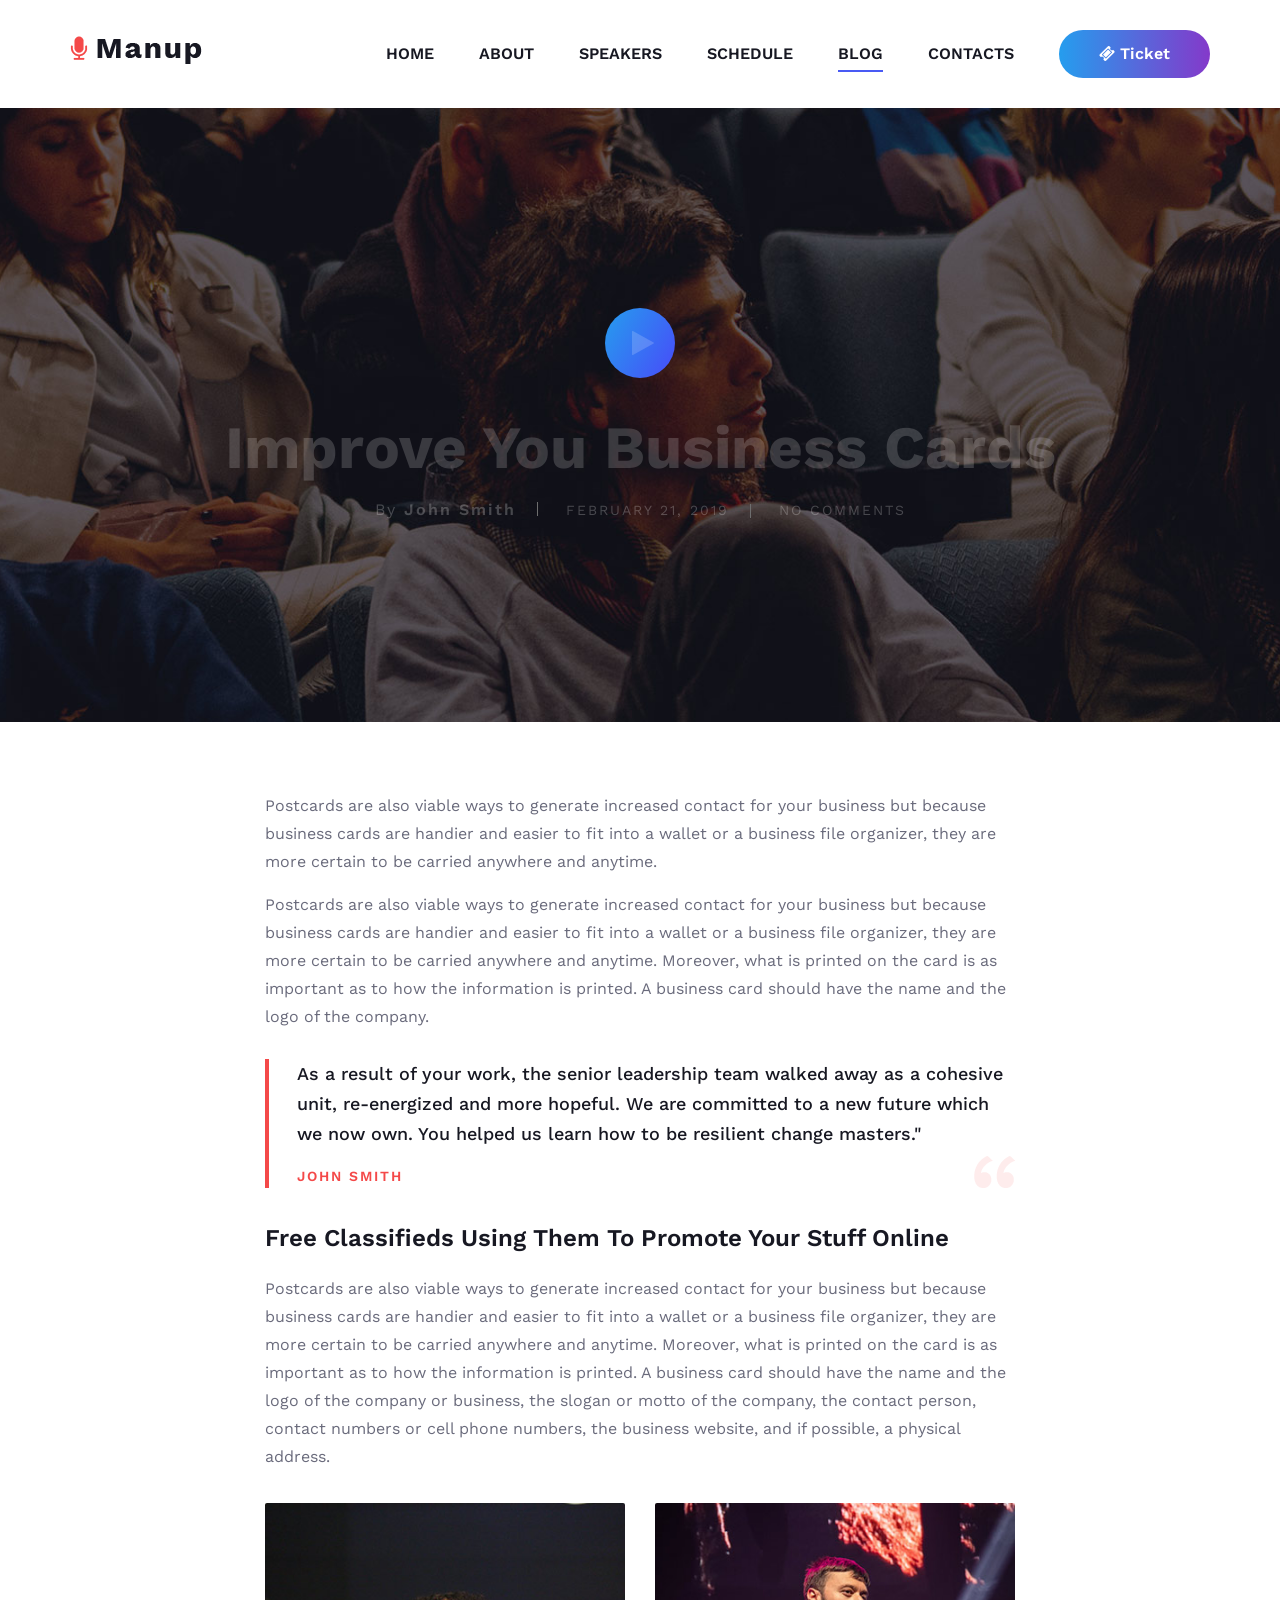
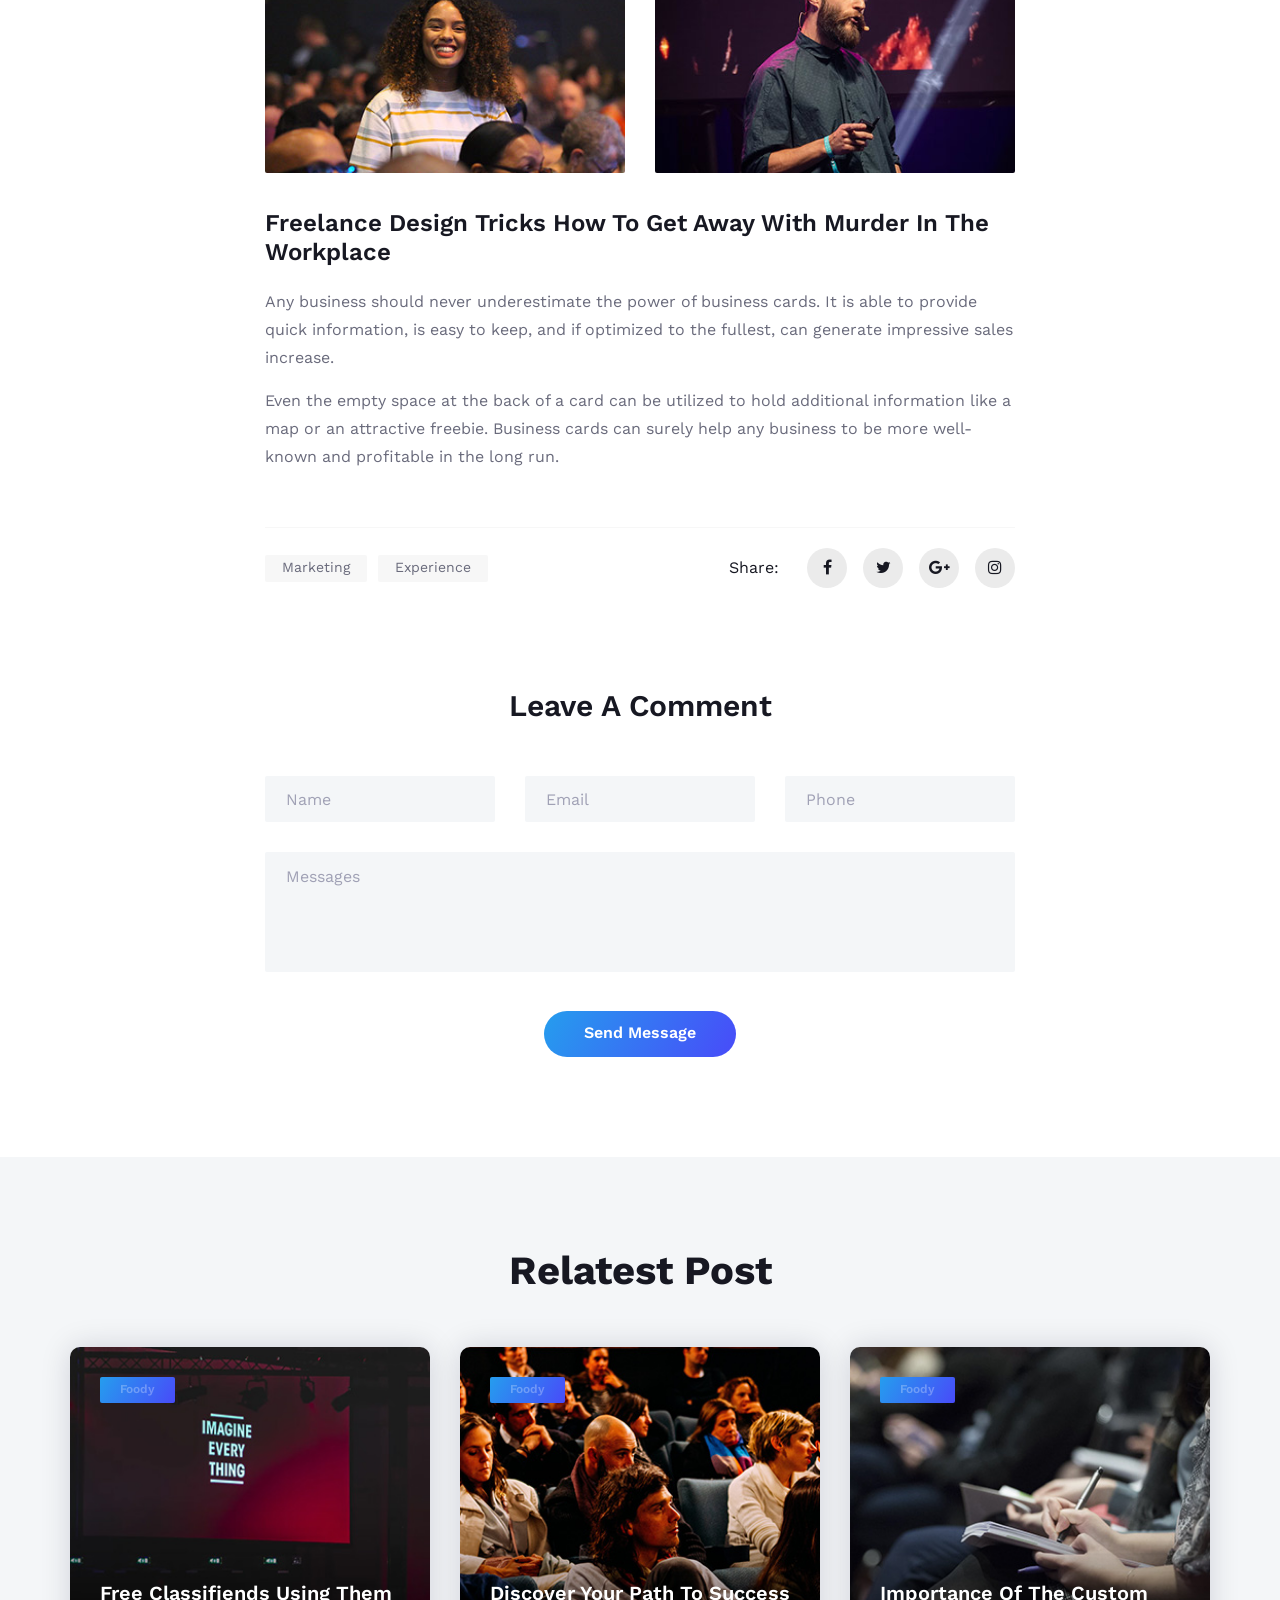
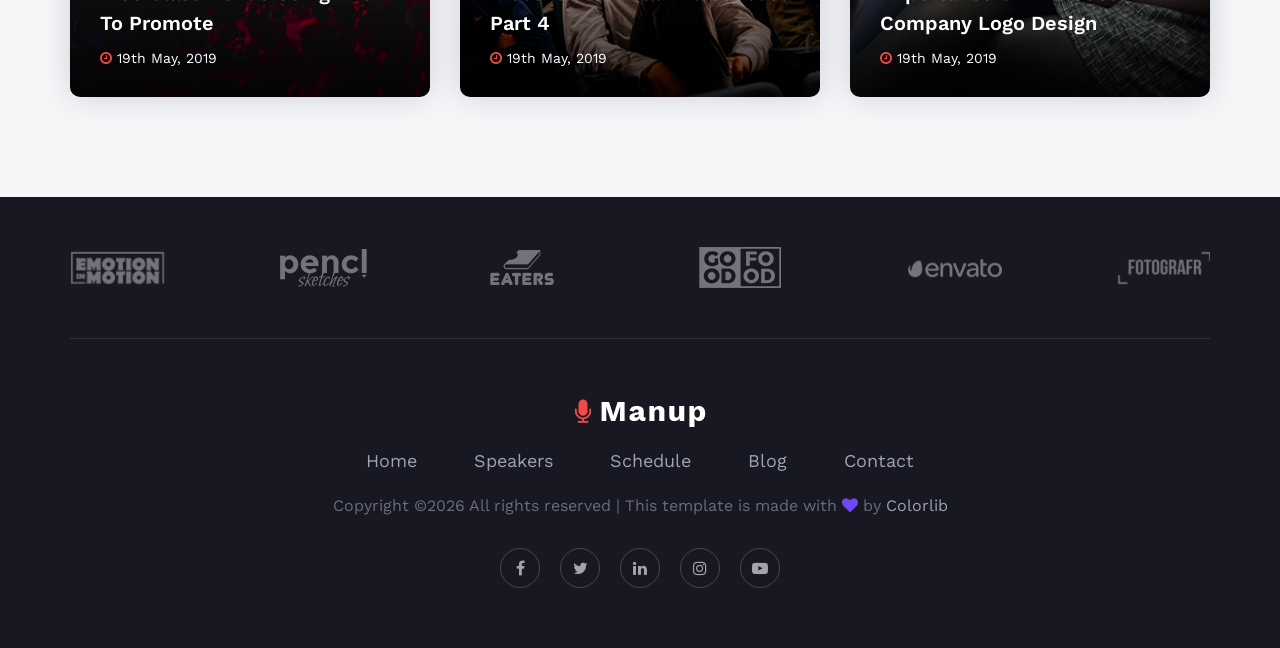
<file: Varvara/blog-details.html>
<!DOCTYPE html>
<html lang="zxx">

<head>
    <meta charset="UTF-8">
    <meta name="description" content="Manup Template">
    <meta name="keywords" content="Manup, unica, creative, html">
    <meta name="viewport" content="width=device-width, initial-scale=1.0">
    <meta http-equiv="X-UA-Compatible" content="ie=edge">
    <title>Manup | Template</title>

    <!-- Google Font -->
    <link href="https://fonts.googleapis.com/css?family=Work+Sans:400,500,600,700,800,900&display=swap"
        rel="stylesheet">
    <link href="https://fonts.googleapis.com/css?family=Poppins:400,500,600,700&display=swap" rel="stylesheet">


    <!-- Css Styles -->
    <link rel="stylesheet" href="css/bootstrap.min.css" type="text/css">
    <link rel="stylesheet" href="css/font-awesome.min.css" type="text/css">
    <link rel="stylesheet" href="css/elegant-icons.css" type="text/css">
    <link rel="stylesheet" href="css/owl.carousel.min.css" type="text/css">
    <link rel="stylesheet" href="css/magnific-popup.css" type="text/css">
    <link rel="stylesheet" href="css/slicknav.min.css" type="text/css">
    <link rel="stylesheet" href="css/style.css" type="text/css">
</head>

<body>
    <!-- Page Preloder -->
    <div id="preloder">
        <div class="loader"></div>
    </div>

    <!-- Header Section Begin -->
    <header class="header-section">
        <div class="container">
            <div class="logo">
                <a href="./index.html">
                    <img src="img/logo.png" alt="">
                </a>
            </div>
            <div class="nav-menu">
                <nav class="mainmenu mobile-menu">
                    <ul>
                        <li><a href="./index.html">Home</a></li>
                        <li><a href="./about-us.html">About</a></li>
                        <li><a href="./speaker.html">Speakers</a>
                            <ul class="dropdown">
                                <li><a href="#">Jayden</a></li>
                                <li><a href="#">Sara</a></li>
                                <li><a href="#">Emma</a></li>
                                <li><a href="#">Harriet</a></li>
                            </ul>
                        </li>
                        <li><a href="./schedule.html">Schedule</a></li>
                        <li class="active"><a href="./blog.html">Blog</a></li>
                        <li><a href="./contact.html">Contacts</a></li>
                    </ul>
                </nav>
                <a href="#" class="primary-btn top-btn"><i class="fa fa-ticket"></i> Ticket</a>
            </div>
            <div id="mobile-menu-wrap"></div>
        </div>
    </header>
    <!-- Header End -->

    <!-- Blog Details Hero Section Begin -->
    <section class="blog-hero-section set-bg" data-setbg="img/blog/blog-details/blog-details-hero.jpg">
        <div class="container">
            <div class="row">
                <div class="col-lg-12">
                    <div class="bh-text">
                        <a href="https://www.youtube.com/watch?v=EzKkl64rRbM" class="play-btn video-popup"><i
                                class="fa fa-play"></i></a>
                        <h2>Improve You Business Cards</h2>
                        <ul>
                            <li><span>By <strong>John Smith</strong></span></li>
                            <li>February 21, 2019</li>
                            <li>No Comments</li>
                        </ul>
                    </div>
                </div>
            </div>
        </div>
    </section>
    <!-- Blog Details Hero Section End -->

    <!-- Blog Details Section Begin -->
    <section class="blog-details-section">
        <div class="container">
            <div class="row">
                <div class="col-lg-8 m-auto">
                    <div class="bd-text">
                        <div class="bd-title">
                            <p>Postcards are also viable ways to generate increased contact for your business but
                                because business cards are handier and easier to fit into a wallet or a business file
                                organizer, they are more certain to be carried anywhere and anytime.</p>
                            <p>Postcards are also viable ways to generate increased contact for your business but
                                because business cards are handier and easier to fit into a wallet or a business file
                                organizer, they are more certain to be carried anywhere and anytime. Moreover, what is
                                printed on the card is as important as to how the information is printed. A business
                                card should have the name and the logo of the company.</p>
                        </div>
                        <div class="bd-quote">
                            <p>As a result of your work, the senior leadership team walked away as a cohesive unit,
                                re-energized and more hopeful. We are committed to a new future which we now own. You
                                helped us learn how to be resilient change masters."</p>
                            <span>John Smith</span>
                            <img src="img/quote-left.png" alt="">
                        </div>
                        <div class="bd-more-text">
                            <h4>Free Classifieds Using Them To Promote Your Stuff Online</h4>
                            <p>Postcards are also viable ways to generate increased contact for your business but
                                because business cards are handier and easier to fit into a wallet or a business file
                                organizer, they are more certain to be carried anywhere and anytime. Moreover, what is
                                printed on the card is as important as to how the information is printed. A business
                                card should have the name and the logo of the company or business, the slogan or motto
                                of the company, the contact person, contact numbers or cell phone numbers, the business
                                website, and if possible, a physical address.</p>
                        </div>
                        <div class="bd-more-pic">
                            <div class="row">
                                <div class="col-md-6">
                                    <img src="img/blog/blog-details/blog-more-1.jpg" alt="">
                                </div>
                                <div class="col-md-6">
                                    <img src="img/blog/blog-details/blog-more-2.jpg" alt="">
                                </div>
                            </div>
                        </div>
                        <div class="bd-more-text second-text">
                            <h4>Freelance Design Tricks How To Get Away With Murder In The Workplace</h4>
                            <p>Any business should never underestimate the power of business cards. It is able to
                                provide quick information, is easy to keep, and if optimized to the fullest, can
                                generate impressive sales increase.</p>
                            <p>Even the empty space at the back of a card can be utilized to hold additional information
                                like a map or an attractive freebie. Business cards can surely help any business to be
                                more well-known and profitable in the long run.</p>
                        </div>
                        <div class="bd-tag-share">
                            <div class="tag">
                                <a href="#">Marketing</a>
                                <a href="#">Experience</a>
                            </div>
                            <div class="s-share">
                                <span>Share:</span>
                                <a href="#"><i class="fa fa-facebook"></i></a>
                                <a href="#"><i class="fa fa-twitter"></i></a>
                                <a href="#"><i class="fa fa-google-plus"></i></a>
                                <a href="#"><i class="fa fa-instagram"></i></a>
                            </div>
                        </div>
                    </div>
                </div>
            </div>
        </div>
    </section>
    <!-- Blog Details Section End -->

    <!-- Comment Form Section Begin -->
    <div class="comment-section spad">
        <div class="container">
            <div class="row">
                <div class="col-lg-12">
                    <div class="section-title">
                        <h3>Leave A Comment</h3>
                    </div>
                </div>
            </div>
            <div class="row">
                <div class="col-lg-8 m-auto">
                    <form action="#" class="comment-form">
                        <div class="row">
                            <div class="col-lg-4">
                                <input type="text" placeholder="Name">
                            </div>
                            <div class="col-lg-4">
                                <input type="text" placeholder="Email">
                            </div>
                            <div class="col-lg-4">
                                <input type="text" placeholder="Phone">
                            </div>
                            <div class="col-lg-12 text-center">
                                <textarea placeholder="Messages"></textarea>
                                <button type="submit" class="site-btn">Send Message</button>
                            </div>
                        </div>
                    </form>
                </div>
            </div>
        </div>
    </div>
    <!-- Comment Form Section End -->

    <!-- Related Post Section Begin -->
    <section class="related-post-section spad">
        <div class="container">
            <div class="row">
                <div class="col-lg-12">
                    <div class="section-title">
                        <h2>Relatest Post</h2>
                    </div>
                </div>
            </div>
            <div class="row">
                <div class="col-md-4">
                    <div class="blog-item set-bg" data-setbg="img/related-post/related-post-1.jpg">
                        <div class="bi-tag bg-gradient">Foody</div>
                        <div class="bi-text">
                            <h5><a href="#">Free Classifiends Using Them To Promote</a></h5>
                            <span><i class="fa fa-clock-o"></i> 19th May, 2019</span>
                        </div>
                    </div>
                </div>
                <div class="col-md-4">
                    <div class="blog-item set-bg" data-setbg="img/related-post/related-post-2.jpg">
                        <div class="bi-tag bg-gradient">Foody</div>
                        <div class="bi-text">
                            <h5><a href="#">Discover Your Path To Success Part 4</a></h5>
                            <span><i class="fa fa-clock-o"></i> 19th May, 2019</span>
                        </div>
                    </div>
                </div>
                <div class="col-md-4">
                    <div class="blog-item set-bg" data-setbg="img/related-post/related-post-3.jpg">
                        <div class="bi-tag bg-gradient">Foody</div>
                        <div class="bi-text">
                            <h5><a href="#">Importance Of The Custom Company Logo Design</a></h5>
                            <span><i class="fa fa-clock-o"></i> 19th May, 2019</span>
                        </div>
                    </div>
                </div>
            </div>
        </div>
    </section>
    <!-- Related Post Section End -->

    <!-- Footer Section Begin -->
    <footer class="footer-section">
        <div class="container">
            <div class="partner-logo owl-carousel">
                <a href="#" class="pl-table">
                    <div class="pl-tablecell">
                        <img src="img/partner-logo/logo-1.png" alt="">
                    </div>
                </a>
                <a href="#" class="pl-table">
                    <div class="pl-tablecell">
                        <img src="img/partner-logo/logo-2.png" alt="">
                    </div>
                </a>
                <a href="#" class="pl-table">
                    <div class="pl-tablecell">
                        <img src="img/partner-logo/logo-3.png" alt="">
                    </div>
                </a>
                <a href="#" class="pl-table">
                    <div class="pl-tablecell">
                        <img src="img/partner-logo/logo-4.png" alt="">
                    </div>
                </a>
                <a href="#" class="pl-table">
                    <div class="pl-tablecell">
                        <img src="img/partner-logo/logo-5.png" alt="">
                    </div>
                </a>
                <a href="#" class="pl-table">
                    <div class="pl-tablecell">
                        <img src="img/partner-logo/logo-6.png" alt="">
                    </div>
                </a>
            </div>
            <div class="row">
                <div class="col-lg-12">
                    <div class="footer-text">
                        <div class="ft-logo">
                            <a href="#" class="footer-logo"><img src="img/footer-logo.png" alt=""></a>
                        </div>
                        <ul>
                            <li><a href="#">Home</a></li>
                            <li><a href="#">Speakers</a></li>
                            <li><a href="#">Schedule</a></li>
                            <li><a href="#">Blog</a></li>
                            <li><a href="#">Contact</a></li>
                        </ul>
                        <div class="copyright-text"><p><!-- Link back to Colorlib can't be removed. Template is licensed under CC BY 3.0. -->
  Copyright &copy;<script>document.write(new Date().getFullYear());</script> All rights reserved | This template is made with <i class="fa fa-heart" aria-hidden="true"></i> by <a href="https://colorlib.com" target="_blank">Colorlib</a>
  <!-- Link back to Colorlib can't be removed. Template is licensed under CC BY 3.0. --></p></div>
                        <div class="ft-social">
                            <a href="#"><i class="fa fa-facebook"></i></a>
                            <a href="#"><i class="fa fa-twitter"></i></a>
                            <a href="#"><i class="fa fa-linkedin"></i></a>
                            <a href="#"><i class="fa fa-instagram"></i></a>
                            <a href="#"><i class="fa fa-youtube-play"></i></a>
                        </div>
                    </div>
                </div>
            </div>
        </div>
    </footer>
    <!-- Footer Section End -->

    <!-- Js Plugins -->
    <script src="js/jquery-3.3.1.min.js"></script>
    <script src="js/bootstrap.min.js"></script>
    <script src="js/jquery.magnific-popup.min.js"></script>
    <script src="js/jquery.countdown.min.js"></script>
    <script src="js/jquery.slicknav.js"></script>
    <script src="js/owl.carousel.min.js"></script>
    <script src="js/main.js"></script>
</body>

</html>
</file>
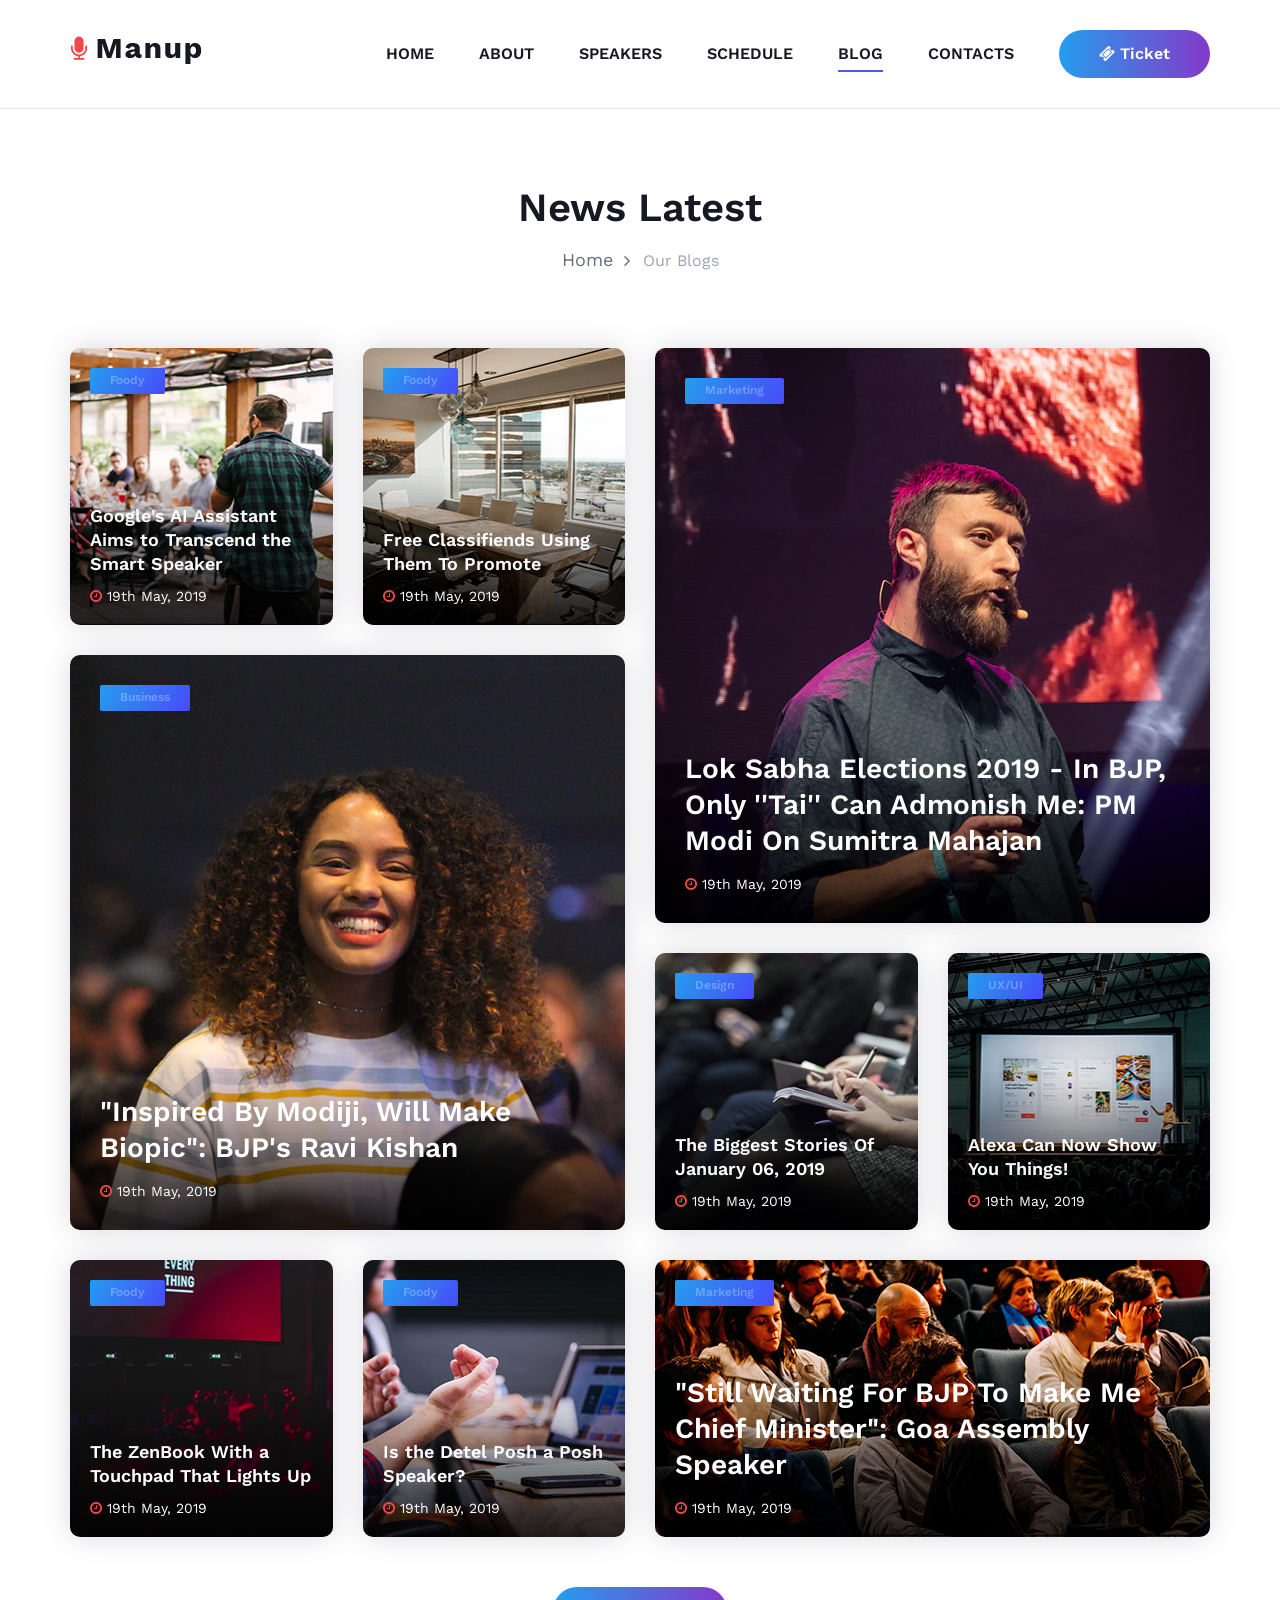
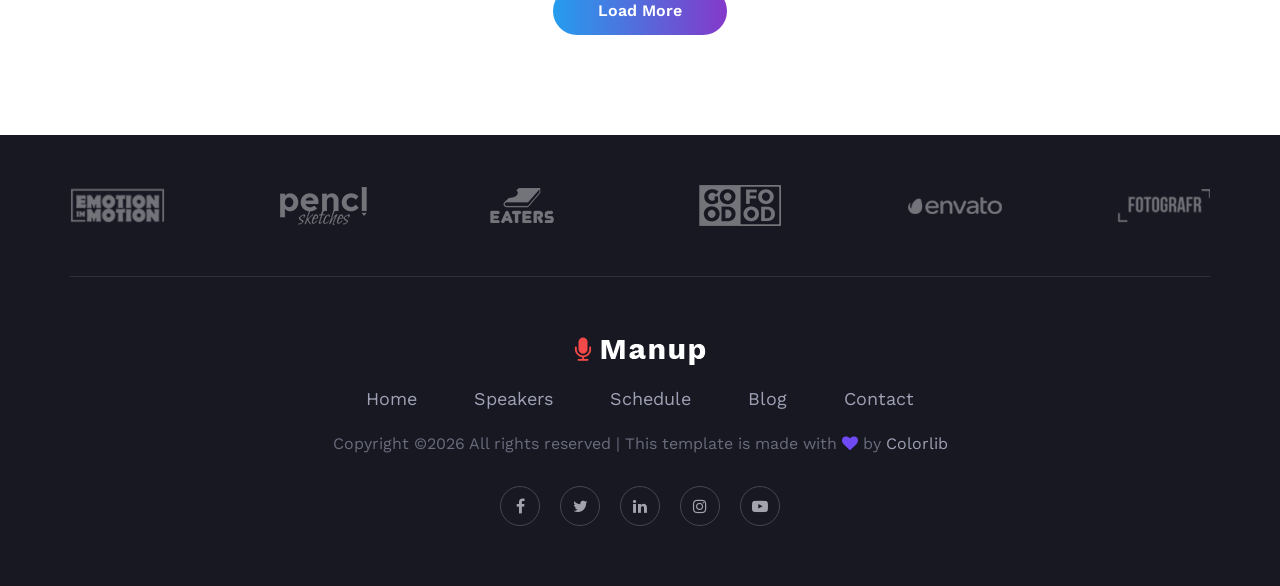
<file: Varvara/blog.html>
<!DOCTYPE html>
<html lang="zxx">

<head>
    <meta charset="UTF-8">
    <meta name="description" content="Manup Template">
    <meta name="keywords" content="Manup, unica, creative, html">
    <meta name="viewport" content="width=device-width, initial-scale=1.0">
    <meta http-equiv="X-UA-Compatible" content="ie=edge">
    <title>Manup | Template</title>

    <!-- Google Font -->
    <link href="https://fonts.googleapis.com/css?family=Work+Sans:400,500,600,700,800,900&display=swap"
        rel="stylesheet">
    <link href="https://fonts.googleapis.com/css?family=Poppins:400,500,600,700&display=swap" rel="stylesheet">


    <!-- Css Styles -->
    <link rel="stylesheet" href="css/bootstrap.min.css" type="text/css">
    <link rel="stylesheet" href="css/font-awesome.min.css" type="text/css">
    <link rel="stylesheet" href="css/elegant-icons.css" type="text/css">
    <link rel="stylesheet" href="css/owl.carousel.min.css" type="text/css">
    <link rel="stylesheet" href="css/magnific-popup.css" type="text/css">
    <link rel="stylesheet" href="css/slicknav.min.css" type="text/css">
    <link rel="stylesheet" href="css/style.css" type="text/css">
</head>

<body>
    <!-- Page Preloder -->
    <div id="preloder">
        <div class="loader"></div>
    </div>

    <!-- Header Section Begin -->
    <header class="header-section header-normal">
        <div class="container">
            <div class="logo">
                <a href="./index.html">
                    <img src="img/logo.png" alt="">
                </a>
            </div>
            <div class="nav-menu">
                <nav class="mainmenu mobile-menu">
                    <ul>
                        <li><a href="./index.html">Home</a></li>
                        <li><a href="./about-us.html">About</a></li>
                        <li><a href="./speaker.html">Speakers</a>
                            <ul class="dropdown">
                                <li><a href="#">Jayden</a></li>
                                <li><a href="#">Sara</a></li>
                                <li><a href="#">Emma</a></li>
                                <li><a href="#">Harriet</a></li>
                            </ul>
                        </li>
                        <li><a href="./schedule.html">Schedule</a></li>
                        <li class="active"><a href="./blog.html">Blog</a></li>
                        <li><a href="./contact.html">Contacts</a></li>
                    </ul>
                </nav>
                <a href="#" class="primary-btn top-btn"><i class="fa fa-ticket"></i> Ticket</a>
            </div>
            <div id="mobile-menu-wrap"></div>
        </div>
    </header>
    <!-- Header End -->

    <!-- Breadcrumb Section Begin -->
    <section class="breadcrumb-section">
        <div class="container">
            <div class="row">
                <div class="col-lg-12">
                    <div class="breadcrumb-text">
                        <h2>News Latest</h2>
                        <div class="bt-option">
                            <a href="#">Home</a>
                            <span>Our Blogs</span>
                        </div>
                    </div>
                </div>
            </div>
        </div>
    </section>
    <!-- Breadcrumb Section End -->

    <!-- Blog Section Begin -->
    <section class="blog-section spad">
        <div class="container">
            <div class="row">
                <div class="col-lg-6">
                    <div class="row">
                        <div class="col-md-6">
                            <div class="blog-item set-bg" data-setbg="img/blog/blog-1.jpg">
                                <div class="bi-tag bg-gradient">Foody</div>
                                <div class="bi-text">
                                    <h5><a href="./blog-details.html">Google's AI Assistant Aims to Transcend the Smart Speaker</a></h5>
                                    <span><i class="fa fa-clock-o"></i> 19th May, 2019</span>
                                </div>
                            </div>
                        </div>
                        <div class="col-md-6">
                            <div class="blog-item set-bg" data-setbg="img/blog/blog-2.jpg">
                                <div class="bi-tag bg-gradient">Foody</div>
                                <div class="bi-text">
                                    <h5><a href="./blog-details.html">Free Classifiends Using Them To Promote</a></h5>
                                    <span><i class="fa fa-clock-o"></i> 19th May, 2019</span>
                                </div>
                            </div>
                        </div>
                    </div>
                    <div class="blog-item set-bg large-item" data-setbg="img/blog/blog-4.jpg">
                        <div class="bi-tag bg-gradient">Business</div>
                        <div class="bi-text">
                            <h3><a href="./blog-details.html">"Inspired By Modiji, Will Make Biopic": BJP's Ravi Kishan</a></h3>
                            <span><i class="fa fa-clock-o"></i> 19th May, 2019</span>
                        </div>
                    </div>
                    <div class="row">
                        <div class="col-md-6">
                            <div class="blog-item set-bg" data-setbg="img/blog/blog-7.jpg">
                                <div class="bi-tag bg-gradient">Foody</div>
                                <div class="bi-text">
                                    <h5><a href="./blog-details.html">The ZenBook With a Touchpad That Lights Up</a></h5>
                                    <span><i class="fa fa-clock-o"></i> 19th May, 2019</span>
                                </div>
                            </div>
                        </div>
                        <div class="col-md-6">
                            <div class="blog-item set-bg" data-setbg="img/blog/blog-8.jpg">
                                <div class="bi-tag bg-gradient">Foody</div>
                                <div class="bi-text">
                                    <h5><a href="./blog-details.html">Is the Detel Posh a Posh Speaker?</a></h5>
                                    <span><i class="fa fa-clock-o"></i> 19th May, 2019</span>
                                </div>
                            </div>
                        </div>
                    </div>
                </div>
                <div class="col-lg-6">
                    <div class="blog-item set-bg large-item" data-setbg="img/blog/blog-3.jpg">
                        <div class="bi-tag bg-gradient">Marketing</div>
                        <div class="bi-text">
                            <h3><a href="./blog-details.html">Lok Sabha Elections 2019 - In BJP, Only ''Tai'' Can Admonish Me: PM Modi On Sumitra
                                Mahajan</a></h3>
                            <span><i class="fa fa-clock-o"></i> 19th May, 2019</span>
                        </div>
                    </div>
                    <div class="row">
                        <div class="col-md-6">
                            <div class="blog-item set-bg" data-setbg="img/blog/blog-5.jpg">
                                <div class="bi-tag bg-gradient">Design</div>
                                <div class="bi-text">
                                    <h5><a href="./blog-details.html">The Biggest Stories Of January 06, 2019</a></h5>
                                    <span><i class="fa fa-clock-o"></i> 19th May, 2019</span>
                                </div>
                            </div>
                        </div>
                        <div class="col-md-6">
                            <div class="blog-item set-bg" data-setbg="img/blog/blog-6.jpg">
                                <div class="bi-tag bg-gradient">UX/UI</div>
                                <div class="bi-text">
                                    <h5><a href="./blog-details.html">Alexa Can Now Show You Things!</a></h5>
                                    <span><i class="fa fa-clock-o"></i> 19th May, 2019</span>
                                </div>
                            </div>
                        </div>
                    </div>
                    <div class="blog-item set-bg" data-setbg="img/blog/blog-9.jpg">
                        <div class="bi-tag bg-gradient">Marketing</div>
                        <div class="bi-text">
                            <h3><a href="./blog-details.html">"Still Waiting For BJP To Make Me Chief Minister": Goa Assembly Speaker</a></h3>
                            <span><i class="fa fa-clock-o"></i> 19th May, 2019</span>
                        </div>
                    </div>
                </div>
            </div>
            <div class="load-more blog-more">
                <a href="#" class="primary-btn">Load More</a>
            </div>
        </div>
    </section>
    <!-- Blog Section End -->

    <!-- Footer Section Begin -->
    <footer class="footer-section">
        <div class="container">
            <div class="partner-logo owl-carousel">
                <a href="#" class="pl-table">
                    <div class="pl-tablecell">
                        <img src="img/partner-logo/logo-1.png" alt="">
                    </div>
                </a>
                <a href="#" class="pl-table">
                    <div class="pl-tablecell">
                        <img src="img/partner-logo/logo-2.png" alt="">
                    </div>
                </a>
                <a href="#" class="pl-table">
                    <div class="pl-tablecell">
                        <img src="img/partner-logo/logo-3.png" alt="">
                    </div>
                </a>
                <a href="#" class="pl-table">
                    <div class="pl-tablecell">
                        <img src="img/partner-logo/logo-4.png" alt="">
                    </div>
                </a>
                <a href="#" class="pl-table">
                    <div class="pl-tablecell">
                        <img src="img/partner-logo/logo-5.png" alt="">
                    </div>
                </a>
                <a href="#" class="pl-table">
                    <div class="pl-tablecell">
                        <img src="img/partner-logo/logo-6.png" alt="">
                    </div>
                </a>
            </div>
            <div class="row">
                <div class="col-lg-12">
                    <div class="footer-text">
                        <div class="ft-logo">
                            <a href="#" class="footer-logo"><img src="img/footer-logo.png" alt=""></a>
                        </div>
                        <ul>
                            <li><a href="#">Home</a></li>
                            <li><a href="#">Speakers</a></li>
                            <li><a href="#">Schedule</a></li>
                            <li><a href="#">Blog</a></li>
                            <li><a href="#">Contact</a></li>
                        </ul>
                        <div class="copyright-text"><p><!-- Link back to Colorlib can't be removed. Template is licensed under CC BY 3.0. -->
  Copyright &copy;<script>document.write(new Date().getFullYear());</script> All rights reserved | This template is made with <i class="fa fa-heart" aria-hidden="true"></i> by <a href="https://colorlib.com" target="_blank">Colorlib</a>
  <!-- Link back to Colorlib can't be removed. Template is licensed under CC BY 3.0. --></p></div>
                        <div class="ft-social">
                            <a href="#"><i class="fa fa-facebook"></i></a>
                            <a href="#"><i class="fa fa-twitter"></i></a>
                            <a href="#"><i class="fa fa-linkedin"></i></a>
                            <a href="#"><i class="fa fa-instagram"></i></a>
                            <a href="#"><i class="fa fa-youtube-play"></i></a>
                        </div>
                    </div>
                </div>
            </div>
        </div>
    </footer>
    <!-- Footer Section End -->

    <!-- Js Plugins -->
    <script src="js/jquery-3.3.1.min.js"></script>
    <script src="js/bootstrap.min.js"></script>
    <script src="js/jquery.magnific-popup.min.js"></script>
    <script src="js/jquery.countdown.min.js"></script>
    <script src="js/jquery.slicknav.js"></script>
    <script src="js/owl.carousel.min.js"></script>
    <script src="js/main.js"></script>
</body>

</html>
</file>
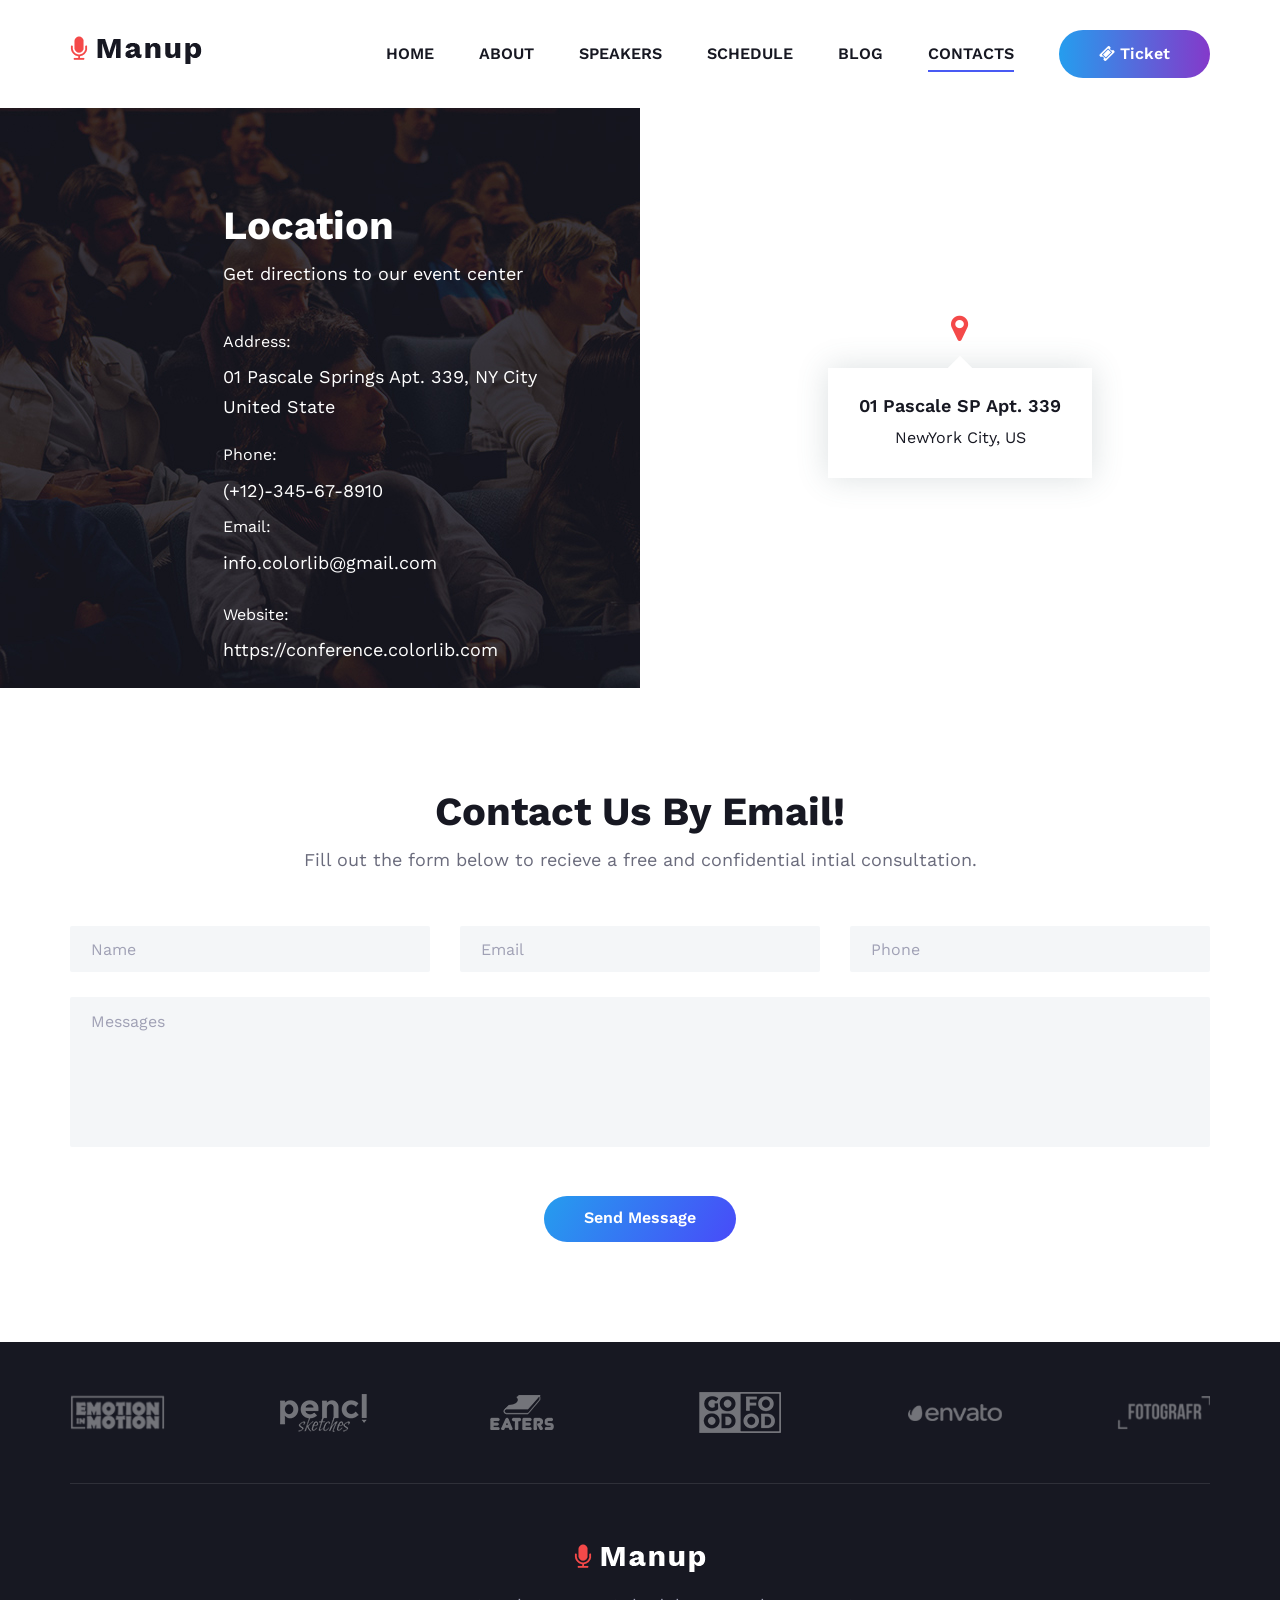
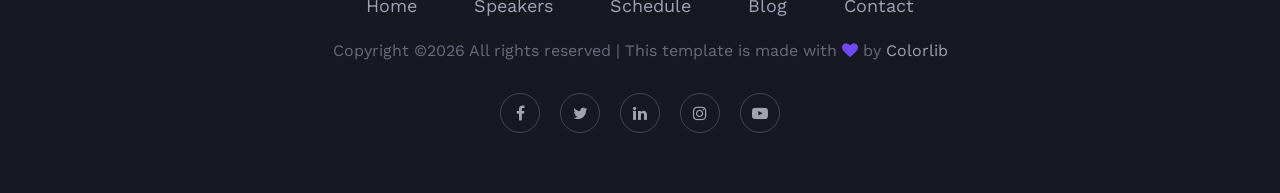
<file: Varvara/contact.html>
<!DOCTYPE html>
<html lang="zxx">

<head>
    <meta charset="UTF-8">
    <meta name="description" content="Manup Template">
    <meta name="keywords" content="Manup, unica, creative, html">
    <meta name="viewport" content="width=device-width, initial-scale=1.0">
    <meta http-equiv="X-UA-Compatible" content="ie=edge">
    <title>Manup | Template</title>

    <!-- Google Font -->
    <link href="https://fonts.googleapis.com/css?family=Work+Sans:400,500,600,700,800,900&display=swap"
        rel="stylesheet">
    <link href="https://fonts.googleapis.com/css?family=Poppins:400,500,600,700&display=swap" rel="stylesheet">


    <!-- Css Styles -->
    <link rel="stylesheet" href="css/bootstrap.min.css" type="text/css">
    <link rel="stylesheet" href="css/font-awesome.min.css" type="text/css">
    <link rel="stylesheet" href="css/elegant-icons.css" type="text/css">
    <link rel="stylesheet" href="css/owl.carousel.min.css" type="text/css">
    <link rel="stylesheet" href="css/magnific-popup.css" type="text/css">
    <link rel="stylesheet" href="css/slicknav.min.css" type="text/css">
    <link rel="stylesheet" href="css/style.css" type="text/css">
</head>

<body>
    <!-- Page Preloder -->
    <div id="preloder">
        <div class="loader"></div>
    </div>

    <!-- Header Section Begin -->
    <header class="header-section">
        <div class="container">
            <div class="logo">
                <a href="./index.html">
                    <img src="img/logo.png" alt="">
                </a>
            </div>
            <div class="nav-menu">
                <nav class="mainmenu mobile-menu">
                    <ul>
                        <li><a href="./index.html">Home</a></li>
                        <li><a href="./about-us.html">About</a></li>
                        <li><a href="./speaker.html">Speakers</a>
                            <ul class="dropdown">
                                <li><a href="#">Jayden</a></li>
                                <li><a href="#">Sara</a></li>
                                <li><a href="#">Emma</a></li>
                                <li><a href="#">Harriet</a></li>
                            </ul>
                        </li>
                        <li><a href="./schedule.html">Schedule</a></li>
                        <li><a href="./blog.html">Blog</a></li>
                        <li class="active"><a href="./contact.html">Contacts</a></li>
                    </ul>
                </nav>
                <a href="#" class="primary-btn top-btn"><i class="fa fa-ticket"></i> Ticket</a>
            </div>
            <div id="mobile-menu-wrap"></div>
        </div>
    </header>
    <!-- Header End -->

    <!-- Contact Top Content Section Begin -->
    <section class="contact-content-section">
        <div class="container-fluid">
            <div class="row">
                <div class="col-lg-6">
                    <div class="cc-text set-bg" data-setbg="img/contact-content-bg.jpg">
                        <div class="row">
                            <div class="col-lg-8 offset-lg-4">
                                <div class="section-title">
                                    <h2>Location</h2>
                                    <p>Get directions to our event center</p>
                                </div>
                                <div class="cs-text">
                                    <div class="ct-address">
                                        <span>Address:</span>
                                        <p>01 Pascale Springs Apt. 339, NY City <br />United State</p>
                                    </div>
                                    <ul>
                                        <li>
                                            <span>Phone:</span>
                                            (+12)-345-67-8910
                                        </li>
                                        <li>
                                            <span>Email:</span>
                                            info.colorlib@gmail.com
                                        </li>
                                    </ul>
                                    <div class="ct-links">
                                        <span>Website:</span>
                                        <p>https://conference.colorlib.com</p>
                                    </div>
                                </div>
                            </div>
                        </div>
                    </div>
                </div>
                <div class="col-lg-6">
                    <div class="cc-map">
                        <iframe
                            src="https://www.google.com/maps/embed?pb=!1m18!1m12!1m3!1d105718.20476932525!2d-118.28504975143346!3d34.10298127166687!2m3!1f0!2f0!3f0!3m2!1i1024!2i768!4f13.1!3m3!1m2!1s0x80c2c6badc8521ad%3A0x7ad323479ca23922!2sNortheast%20Los%20Angeles%2C%20Los%20Angeles%2C%20CA%2C%20USA!5e0!3m2!1sen!2sbd!4v1579884986183!5m2!1sen!2sbd"
                            height="580" style="border:0;" allowfullscreen=""></iframe>
                        <div class="map-hover">
                            <i class="fa fa-map-marker"></i>
                            <div class="map-hover-inner">
                                <h5>01 Pascale SP Apt. 339</h5>
                                <p>NewYork City, US</p>
                            </div>
                        </div>
                    </div>
                </div>
            </div>
        </div>
    </section>
    <!-- Contact Top Content Section End -->

    <!-- Contact Form Section Begin -->
    <section class="contact-from-section spad">
        <div class="container">
            <div class="row">
                <div class="col-lg-12">
                    <div class="section-title">
                        <h2>Contact Us By Email!</h2>
                        <p>Fill out the form below to recieve a free and confidential intial consultation.</p>
                    </div>
                </div>
            </div>
            <div class="row">
                <div class="col-lg-12">
                    <form action="#" class="comment-form contact-form">
                        <div class="row">
                            <div class="col-lg-4">
                                <input type="text" placeholder="Name">
                            </div>
                            <div class="col-lg-4">
                                <input type="text" placeholder="Email">
                            </div>
                            <div class="col-lg-4">
                                <input type="text" placeholder="Phone">
                            </div>
                            <div class="col-lg-12 text-center">
                                <textarea placeholder="Messages"></textarea>
                                <button type="submit" class="site-btn">Send Message</button>
                            </div>
                        </div>
                    </form>
                </div>
            </div>
        </div>
    </section>
    <!-- Contact Form Section End -->

    <!-- Footer Section Begin -->
    <footer class="footer-section">
        <div class="container">
            <div class="partner-logo owl-carousel">
                <a href="#" class="pl-table">
                    <div class="pl-tablecell">
                        <img src="img/partner-logo/logo-1.png" alt="">
                    </div>
                </a>
                <a href="#" class="pl-table">
                    <div class="pl-tablecell">
                        <img src="img/partner-logo/logo-2.png" alt="">
                    </div>
                </a>
                <a href="#" class="pl-table">
                    <div class="pl-tablecell">
                        <img src="img/partner-logo/logo-3.png" alt="">
                    </div>
                </a>
                <a href="#" class="pl-table">
                    <div class="pl-tablecell">
                        <img src="img/partner-logo/logo-4.png" alt="">
                    </div>
                </a>
                <a href="#" class="pl-table">
                    <div class="pl-tablecell">
                        <img src="img/partner-logo/logo-5.png" alt="">
                    </div>
                </a>
                <a href="#" class="pl-table">
                    <div class="pl-tablecell">
                        <img src="img/partner-logo/logo-6.png" alt="">
                    </div>
                </a>
            </div>
            <div class="row">
                <div class="col-lg-12">
                    <div class="footer-text">
                        <div class="ft-logo">
                            <a href="#" class="footer-logo"><img src="img/footer-logo.png" alt=""></a>
                        </div>
                        <ul>
                            <li><a href="#">Home</a></li>
                            <li><a href="#">Speakers</a></li>
                            <li><a href="#">Schedule</a></li>
                            <li><a href="#">Blog</a></li>
                            <li><a href="#">Contact</a></li>
                        </ul>
                        <div class="copyright-text"><p><!-- Link back to Colorlib can't be removed. Template is licensed under CC BY 3.0. -->
  Copyright &copy;<script>document.write(new Date().getFullYear());</script> All rights reserved | This template is made with <i class="fa fa-heart" aria-hidden="true"></i> by <a href="https://colorlib.com" target="_blank">Colorlib</a>
  <!-- Link back to Colorlib can't be removed. Template is licensed under CC BY 3.0. --></p></div>
                        <div class="ft-social">
                            <a href="#"><i class="fa fa-facebook"></i></a>
                            <a href="#"><i class="fa fa-twitter"></i></a>
                            <a href="#"><i class="fa fa-linkedin"></i></a>
                            <a href="#"><i class="fa fa-instagram"></i></a>
                            <a href="#"><i class="fa fa-youtube-play"></i></a>
                        </div>
                    </div>
                </div>
            </div>
        </div>
    </footer>
    <!-- Footer Section End -->

    <!-- Js Plugins -->
    <script src="js/jquery-3.3.1.min.js"></script>
    <script src="js/bootstrap.min.js"></script>
    <script src="js/jquery.magnific-popup.min.js"></script>
    <script src="js/jquery.countdown.min.js"></script>
    <script src="js/jquery.slicknav.js"></script>
    <script src="js/owl.carousel.min.js"></script>
    <script src="js/main.js"></script>
</body>

</html>
</file>
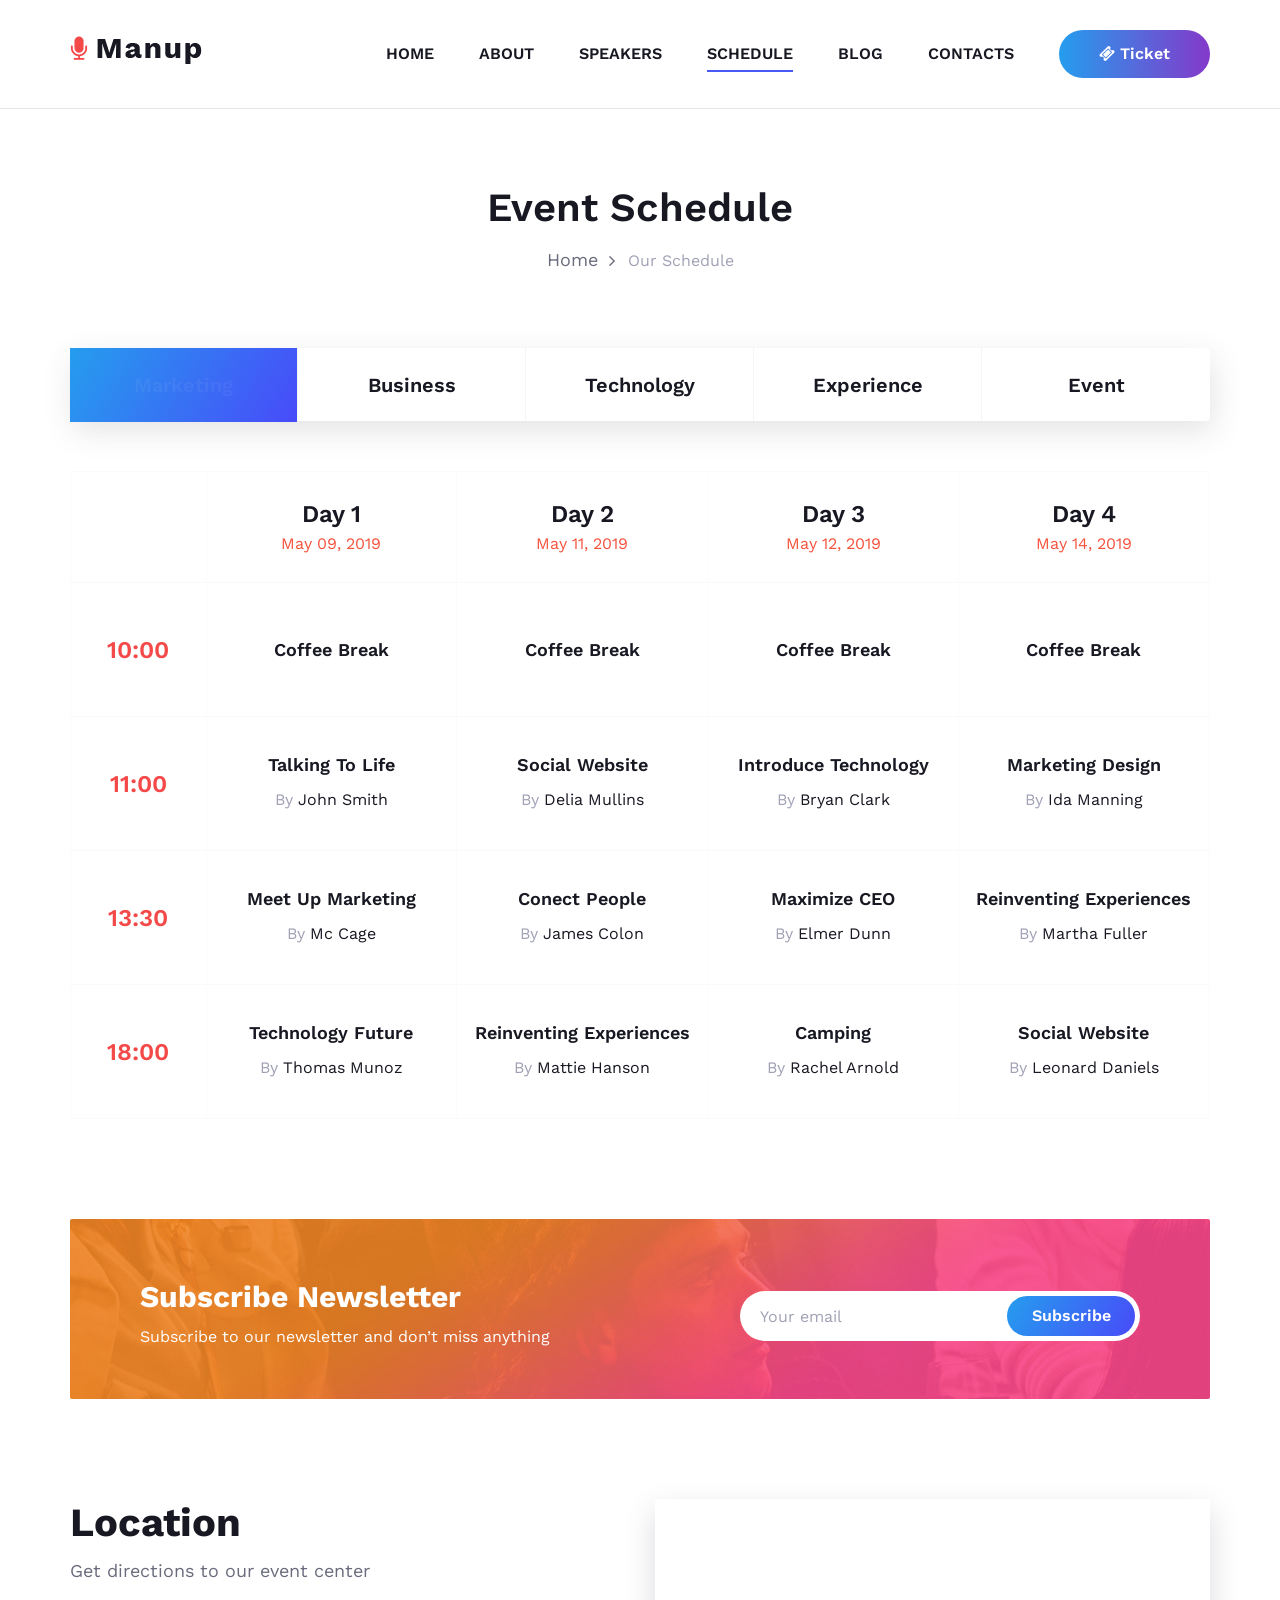
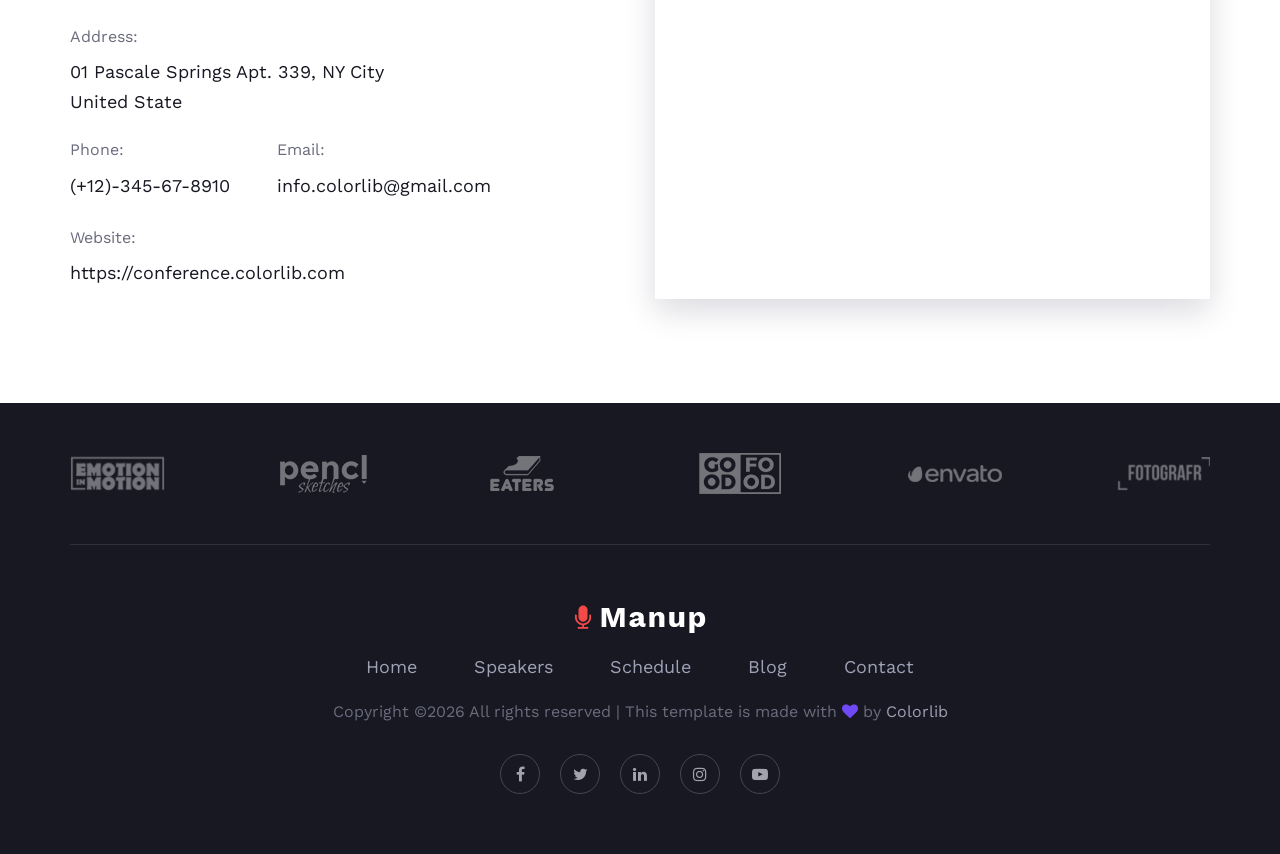
<file: Varvara/schedule.html>
<!DOCTYPE html>
<html lang="zxx">

<head>
    <meta charset="UTF-8">
    <meta name="description" content="Manup Template">
    <meta name="keywords" content="Manup, unica, creative, html">
    <meta name="viewport" content="width=device-width, initial-scale=1.0">
    <meta http-equiv="X-UA-Compatible" content="ie=edge">
    <title>Manup | Template</title>

    <!-- Google Font -->
    <link href="https://fonts.googleapis.com/css?family=Work+Sans:400,500,600,700,800,900&display=swap"
        rel="stylesheet">
    <link href="https://fonts.googleapis.com/css?family=Poppins:400,500,600,700&display=swap" rel="stylesheet">


    <!-- Css Styles -->
    <link rel="stylesheet" href="css/bootstrap.min.css" type="text/css">
    <link rel="stylesheet" href="css/font-awesome.min.css" type="text/css">
    <link rel="stylesheet" href="css/elegant-icons.css" type="text/css">
    <link rel="stylesheet" href="css/owl.carousel.min.css" type="text/css">
    <link rel="stylesheet" href="css/magnific-popup.css" type="text/css">
    <link rel="stylesheet" href="css/slicknav.min.css" type="text/css">
    <link rel="stylesheet" href="css/style.css" type="text/css">
</head>

<body>
    <!-- Page Preloder -->
    <div id="preloder">
        <div class="loader"></div>
    </div>

    <!-- Header Section Begin -->
    <header class="header-section header-normal">
        <div class="container">
            <div class="logo">
                <a href="./index.html">
                    <img src="img/logo.png" alt="">
                </a>
            </div>
            <div class="nav-menu">
                <nav class="mainmenu mobile-menu">
                    <ul>
                        <li><a href="./index.html">Home</a></li>
                        <li><a href="./about-us.html">About</a></li>
                        <li><a href="./speaker.html">Speakers</a>
                            <ul class="dropdown">
                                <li><a href="#">Jayden</a></li>
                                <li><a href="#">Sara</a></li>
                                <li><a href="#">Emma</a></li>
                                <li><a href="#">Harriet</a></li>
                            </ul>
                        </li>
                        <li class="active"><a href="./schedule.html">Schedule</a></li>
                        <li><a href="./blog.html">Blog</a></li>
                        <li><a href="./contact.html">Contacts</a></li>
                    </ul>
                </nav>
                <a href="#" class="primary-btn top-btn"><i class="fa fa-ticket"></i> Ticket</a>
            </div>
            <div id="mobile-menu-wrap"></div>
        </div>
    </header>
    <!-- Header End -->

    <!-- Breadcrumb Section Begin -->
    <section class="breadcrumb-section">
        <div class="container">
            <div class="row">
                <div class="col-lg-12">
                    <div class="breadcrumb-text">
                        <h2>Event Schedule</h2>
                        <div class="bt-option">
                            <a href="#">Home</a>
                            <span>Our Schedule</span>
                        </div>
                    </div>
                </div>
            </div>
        </div>
    </section>
    <!-- Breadcrumb Section End -->

    <!-- Schedule Table Section Begin -->
    <section class="schedule-table-section spad">
        <div class="container">
            <div class="row">
                <div class="col-lg-12">
                    <div class="schedule-table-tab">
                        <ul class="nav nav-tabs" role="tablist">
                            <li class="nav-item">
                                <a class="nav-link active" data-toggle="tab" href="#tabs-1" role="tab">Marketing</a>
                            </li>
                            <li class="nav-item">
                                <a class="nav-link" data-toggle="tab" href="#tabs-2" role="tab">Business</a>
                            </li>
                            <li class="nav-item">
                                <a class="nav-link" data-toggle="tab" href="#tabs-3" role="tab">Technology</a>
                            </li>
                            <li class="nav-item">
                                <a class="nav-link" data-toggle="tab" href="#tabs-4" role="tab">Experience</a>
                            </li>
                            <li class="nav-item">
                                <a class="nav-link" data-toggle="tab" href="#tabs-5" role="tab">Event</a>
                            </li>
                        </ul><!-- Tab panes -->
                        <div class="tab-content">
                            <div class="tab-pane active" id="tabs-1" role="tabpanel">
                                <div class="schedule-table-content">
                                    <table>
                                        <thead>
                                            <tr>
                                                <th></th>
                                                <th>
                                                    <strong>Day 1</strong>
                                                    <span>May 09, 2019</span>
                                                </th>
                                                <th>
                                                    <strong>Day 2</strong>
                                                    <span>May 11, 2019</span>
                                                </th>
                                                <th>
                                                    <strong>Day 3</strong>
                                                    <span>May 12, 2019</span>
                                                </th>
                                                <th>
                                                    <strong>Day 4</strong>
                                                    <span>May 14, 2019</span>
                                                </th>
                                            </tr>
                                        </thead>
                                        <tbody>
                                            <tr>
                                                <td class="event-time">10:00</td>
                                                <td class="break hover-bg">
                                                    <h5>Coffee Break</h5>
                                                </td>
                                                <td class="break hover-bg">
                                                    <h5>Coffee Break</h5>
                                                </td>
                                                <td class="break hover-bg">
                                                    <h5>Coffee Break</h5>
                                                </td>
                                                <td class="break hover-bg">
                                                    <h5>Coffee Break</h5>
                                                </td>
                                            </tr>
                                            <tr>
                                                <td class="event-time">11:00</td>
                                                <td class="hover-bg">
                                                    <h5>Talking To Life</h5>
                                                    <p><span>By</span> John Smith</p>
                                                </td>
                                                <td class="hover-bg">
                                                    <h5>Social Website</h5>
                                                    <p><span>By</span> Delia Mullins</p>
                                                </td>
                                                <td class="hover-bg">
                                                    <h5>Introduce Technology</h5>
                                                    <p><span>By</span> Bryan Clark</p>
                                                </td>
                                                <td class="hover-bg">
                                                    <h5>Marketing Design</h5>
                                                    <p><span>By</span> Ida Manning</p>
                                                </td>
                                            </tr>
                                            <tr>
                                                <td class="event-time">13:30</td>
                                                <td class="hover-bg">
                                                    <h5>Meet Up Marketing</h5>
                                                    <p><span>By</span> Mc Cage</p>
                                                </td>
                                                <td class="hover-bg">
                                                    <h5>Conect People</h5>
                                                    <p><span>By</span> James Colon</p>
                                                </td>
                                                <td class="hover-bg">
                                                    <h5>Maximize CEO</h5>
                                                    <p><span>By</span> Elmer Dunn</p>
                                                </td>
                                                <td class="hover-bg">
                                                    <h5>Reinventing Experiences</h5>
                                                    <p><span>By</span> Martha Fuller</p>
                                                </td>
                                            </tr>
                                            <tr>
                                                <td class="event-time">18:00</td>
                                                <td class="hover-bg">
                                                    <h5>Technology Future</h5>
                                                    <p><span>By</span> Thomas Munoz</p>
                                                </td>
                                                <td class="hover-bg">
                                                    <h5>Reinventing Experiences</h5>
                                                    <p><span>By</span> Mattie Hanson</p>
                                                </td>
                                                <td class="hover-bg">
                                                    <h5>Camping</h5>
                                                    <p><span>By</span> Rachel Arnold</p>
                                                </td>
                                                <td class="hover-bg">
                                                    <h5>Social Website</h5>
                                                    <p><span>By</span> Leonard Daniels</p>
                                                </td>
                                            </tr>
                                        </tbody>
                                    </table>
                                </div>
                            </div>
                            <div class="tab-pane" id="tabs-2" role="tabpanel">
                                <div class="schedule-table-content">
                                    <table>
                                        <thead>
                                            <tr>
                                                <th></th>
                                                <th>
                                                    <strong>Day 1</strong>
                                                    <span>May 09, 2019</span>
                                                </th>
                                                <th>
                                                    <strong>Day 2</strong>
                                                    <span>May 11, 2019</span>
                                                </th>
                                                <th>
                                                    <strong>Day 3</strong>
                                                    <span>May 12, 2019</span>
                                                </th>
                                                <th>
                                                    <strong>Day 4</strong>
                                                    <span>May 14, 2019</span>
                                                </th>
                                            </tr>
                                        </thead>
                                        <tbody>
                                            <tr>
                                                <td class="event-time">15:00</td>
                                                <td class="break hover-bg">
                                                    <h5>Coffee Break</h5>
                                                </td>
                                                <td class="break hover-bg">
                                                    <h5>Coffee Break</h5>
                                                </td>
                                                <td class="break hover-bg">
                                                    <h5>Coffee Break</h5>
                                                </td>
                                                <td class="break hover-bg">
                                                    <h5>Coffee Break</h5>
                                                </td>
                                            </tr>
                                            <tr>
                                                <td class="event-time">16:00</td>
                                                <td class="hover-bg">
                                                    <h5>Talking To Life</h5>
                                                    <p><span>By</span> John Smith</p>
                                                </td>
                                                <td class="hover-bg">
                                                    <h5>Social Website</h5>
                                                    <p><span>By</span> Delia Mullins</p>
                                                </td>
                                                <td class="hover-bg">
                                                    <h5>Introduce Technology</h5>
                                                    <p><span>By</span> Bryan Clark</p>
                                                </td>
                                                <td class="hover-bg">
                                                    <h5>Marketing Design</h5>
                                                    <p><span>By</span> Ida Manning</p>
                                                </td>
                                            </tr>
                                            <tr>
                                                <td class="event-time">17:30</td>
                                                <td class="hover-bg">
                                                    <h5>Meet Up Marketing</h5>
                                                    <p><span>By</span> Mc Cage</p>
                                                </td>
                                                <td class="hover-bg">
                                                    <h5>Conect People</h5>
                                                    <p><span>By</span> James Colon</p>
                                                </td>
                                                <td class="hover-bg">
                                                    <h5>Maximize CEO</h5>
                                                    <p><span>By</span> Elmer Dunn</p>
                                                </td>
                                                <td class="hover-bg">
                                                    <h5>Reinventing Experiences</h5>
                                                    <p><span>By</span> Martha Fuller</p>
                                                </td>
                                            </tr>
                                            <tr>
                                                <td class="event-time">18:00</td>
                                                <td class="hover-bg">
                                                    <h5>Technology Future</h5>
                                                    <p><span>By</span> Thomas Munoz</p>
                                                </td>
                                                <td class="hover-bg">
                                                    <h5>Reinventing Experiences</h5>
                                                    <p><span>By</span> Mattie Hanson</p>
                                                </td>
                                                <td class="hover-bg">
                                                    <h5>Camping</h5>
                                                    <p><span>By</span> Rachel Arnold</p>
                                                </td>
                                                <td class="hover-bg">
                                                    <h5>Social Website</h5>
                                                    <p><span>By</span> Leonard Daniels</p>
                                                </td>
                                            </tr>
                                        </tbody>
                                    </table>
                                </div>
                            </div>
                            <div class="tab-pane" id="tabs-3" role="tabpanel">
                                <div class="schedule-table-content">
                                    <table>
                                        <thead>
                                            <tr>
                                                <th></th>
                                                <th>
                                                    <strong>Day 1</strong>
                                                    <span>May 09, 2019</span>
                                                </th>
                                                <th>
                                                    <strong>Day 2</strong>
                                                    <span>May 11, 2019</span>
                                                </th>
                                                <th>
                                                    <strong>Day 3</strong>
                                                    <span>May 12, 2019</span>
                                                </th>
                                                <th>
                                                    <strong>Day 4</strong>
                                                    <span>May 14, 2019</span>
                                                </th>
                                            </tr>
                                        </thead>
                                        <tbody>
                                            <tr>
                                                <td class="event-time">16:00</td>
                                                <td class="break hover-bg">
                                                    <h5>Coffee Break</h5>
                                                </td>
                                                <td class="break hover-bg">
                                                    <h5>Coffee Break</h5>
                                                </td>
                                                <td class="break hover-bg">
                                                    <h5>Coffee Break</h5>
                                                </td>
                                                <td class="break hover-bg">
                                                    <h5>Coffee Break</h5>
                                                </td>
                                            </tr>
                                            <tr>
                                                <td class="event-time">17:00</td>
                                                <td class="hover-bg">
                                                    <h5>Talking To Life</h5>
                                                    <p><span>By</span> John Smith</p>
                                                </td>
                                                <td class="hover-bg">
                                                    <h5>Social Website</h5>
                                                    <p><span>By</span> Delia Mullins</p>
                                                </td>
                                                <td class="hover-bg">
                                                    <h5>Introduce Technology</h5>
                                                    <p><span>By</span> Bryan Clark</p>
                                                </td>
                                                <td class="hover-bg">
                                                    <h5>Marketing Design</h5>
                                                    <p><span>By</span> Ida Manning</p>
                                                </td>
                                            </tr>
                                            <tr>
                                                <td class="event-time">18:30</td>
                                                <td class="hover-bg">
                                                    <h5>Meet Up Marketing</h5>
                                                    <p><span>By</span> Mc Cage</p>
                                                </td>
                                                <td class="hover-bg">
                                                    <h5>Conect People</h5>
                                                    <p><span>By</span> James Colon</p>
                                                </td>
                                                <td class="hover-bg">
                                                    <h5>Maximize CEO</h5>
                                                    <p><span>By</span> Elmer Dunn</p>
                                                </td>
                                                <td class="hover-bg">
                                                    <h5>Reinventing Experiences</h5>
                                                    <p><span>By</span> Martha Fuller</p>
                                                </td>
                                            </tr>
                                            <tr>
                                                <td class="event-time">19:00</td>
                                                <td class="hover-bg">
                                                    <h5>Technology Future</h5>
                                                    <p><span>By</span> Thomas Munoz</p>
                                                </td>
                                                <td class="hover-bg">
                                                    <h5>Reinventing Experiences</h5>
                                                    <p><span>By</span> Mattie Hanson</p>
                                                </td>
                                                <td class="hover-bg">
                                                    <h5>Camping</h5>
                                                    <p><span>By</span> Rachel Arnold</p>
                                                </td>
                                                <td class="hover-bg">
                                                    <h5>Social Website</h5>
                                                    <p><span>By</span> Leonard Daniels</p>
                                                </td>
                                            </tr>
                                        </tbody>
                                    </table>
                                </div>
                            </div>
                            <div class="tab-pane" id="tabs-4" role="tabpanel">
                                <div class="schedule-table-content">
                                    <table>
                                        <thead>
                                            <tr>
                                                <th></th>
                                                <th>
                                                    <strong>Day 1</strong>
                                                    <span>May 09, 2019</span>
                                                </th>
                                                <th>
                                                    <strong>Day 2</strong>
                                                    <span>May 11, 2019</span>
                                                </th>
                                                <th>
                                                    <strong>Day 3</strong>
                                                    <span>May 12, 2019</span>
                                                </th>
                                                <th>
                                                    <strong>Day 4</strong>
                                                    <span>May 14, 2019</span>
                                                </th>
                                            </tr>
                                        </thead>
                                        <tbody>
                                            <tr>
                                                <td class="event-time">09:00</td>
                                                <td class="break hover-bg">
                                                    <h5>Coffee Break</h5>
                                                </td>
                                                <td class="break hover-bg">
                                                    <h5>Coffee Break</h5>
                                                </td>
                                                <td class="break hover-bg">
                                                    <h5>Coffee Break</h5>
                                                </td>
                                                <td class="break hover-bg">
                                                    <h5>Coffee Break</h5>
                                                </td>
                                            </tr>
                                            <tr>
                                                <td class="event-time">10:00</td>
                                                <td class="hover-bg">
                                                    <h5>Talking To Life</h5>
                                                    <p><span>By</span> John Smith</p>
                                                </td>
                                                <td class="hover-bg">
                                                    <h5>Social Website</h5>
                                                    <p><span>By</span> Delia Mullins</p>
                                                </td>
                                                <td class="hover-bg">
                                                    <h5>Introduce Technology</h5>
                                                    <p><span>By</span> Bryan Clark</p>
                                                </td>
                                                <td class="hover-bg">
                                                    <h5>Marketing Design</h5>
                                                    <p><span>By</span> Ida Manning</p>
                                                </td>
                                            </tr>
                                            <tr>
                                                <td class="event-time">13:30</td>
                                                <td class="hover-bg">
                                                    <h5>Meet Up Marketing</h5>
                                                    <p><span>By</span> Mc Cage</p>
                                                </td>
                                                <td class="hover-bg">
                                                    <h5>Conect People</h5>
                                                    <p><span>By</span> James Colon</p>
                                                </td>
                                                <td class="hover-bg">
                                                    <h5>Maximize CEO</h5>
                                                    <p><span>By</span> Elmer Dunn</p>
                                                </td>
                                                <td class="hover-bg">
                                                    <h5>Reinventing Experiences</h5>
                                                    <p><span>By</span> Martha Fuller</p>
                                                </td>
                                            </tr>
                                            <tr>
                                                <td class="event-time">14:00</td>
                                                <td class="hover-bg">
                                                    <h5>Technology Future</h5>
                                                    <p><span>By</span> Thomas Munoz</p>
                                                </td>
                                                <td class="hover-bg">
                                                    <h5>Reinventing Experiences</h5>
                                                    <p><span>By</span> Mattie Hanson</p>
                                                </td>
                                                <td class="hover-bg">
                                                    <h5>Camping</h5>
                                                    <p><span>By</span> Rachel Arnold</p>
                                                </td>
                                                <td class="hover-bg">
                                                    <h5>Social Website</h5>
                                                    <p><span>By</span> Leonard Daniels</p>
                                                </td>
                                            </tr>
                                        </tbody>
                                    </table>
                                </div>
                            </div>
                            <div class="tab-pane" id="tabs-5" role="tabpanel">
                                <div class="schedule-table-content">
                                    <table>
                                        <thead>
                                            <tr>
                                                <th></th>
                                                <th>
                                                    <strong>Day 1</strong>
                                                    <span>May 09, 2019</span>
                                                </th>
                                                <th>
                                                    <strong>Day 2</strong>
                                                    <span>May 11, 2019</span>
                                                </th>
                                                <th>
                                                    <strong>Day 3</strong>
                                                    <span>May 12, 2019</span>
                                                </th>
                                                <th>
                                                    <strong>Day 4</strong>
                                                    <span>May 14, 2019</span>
                                                </th>
                                            </tr>
                                        </thead>
                                        <tbody>
                                            <tr>
                                                <td class="event-time">20:00</td>
                                                <td class="break hover-bg">
                                                    <h5>Coffee Break</h5>
                                                </td>
                                                <td class="break hover-bg">
                                                    <h5>Coffee Break</h5>
                                                </td>
                                                <td class="break hover-bg">
                                                    <h5>Coffee Break</h5>
                                                </td>
                                                <td class="break hover-bg">
                                                    <h5>Coffee Break</h5>
                                                </td>
                                            </tr>
                                            <tr>
                                                <td class="event-time">22:00</td>
                                                <td class="hover-bg">
                                                    <h5>Talking To Life</h5>
                                                    <p><span>By</span> John Smith</p>
                                                </td>
                                                <td class="hover-bg">
                                                    <h5>Social Website</h5>
                                                    <p><span>By</span> Delia Mullins</p>
                                                </td>
                                                <td class="hover-bg">
                                                    <h5>Introduce Technology</h5>
                                                    <p><span>By</span> Bryan Clark</p>
                                                </td>
                                                <td class="hover-bg">
                                                    <h5>Marketing Design</h5>
                                                    <p><span>By</span> Ida Manning</p>
                                                </td>
                                            </tr>
                                            <tr>
                                                <td class="event-time">23:30</td>
                                                <td class="hover-bg">
                                                    <h5>Meet Up Marketing</h5>
                                                    <p><span>By</span> Mc Cage</p>
                                                </td>
                                                <td class="hover-bg">
                                                    <h5>Conect People</h5>
                                                    <p><span>By</span> James Colon</p>
                                                </td>
                                                <td class="hover-bg">
                                                    <h5>Maximize CEO</h5>
                                                    <p><span>By</span> Elmer Dunn</p>
                                                </td>
                                                <td class="hover-bg">
                                                    <h5>Reinventing Experiences</h5>
                                                    <p><span>By</span> Martha Fuller</p>
                                                </td>
                                            </tr>
                                            <tr>
                                                <td class="event-time">24:00</td>
                                                <td class="hover-bg">
                                                    <h5>Technology Future</h5>
                                                    <p><span>By</span> Thomas Munoz</p>
                                                </td>
                                                <td class="hover-bg">
                                                    <h5>Reinventing Experiences</h5>
                                                    <p><span>By</span> Mattie Hanson</p>
                                                </td>
                                                <td class="hover-bg">
                                                    <h5>Camping</h5>
                                                    <p><span>By</span> Rachel Arnold</p>
                                                </td>
                                                <td class="hover-bg">
                                                    <h5>Social Website</h5>
                                                    <p><span>By</span> Leonard Daniels</p>
                                                </td>
                                            </tr>
                                        </tbody>
                                    </table>
                                </div>
                            </div>
                        </div>
                    </div>
                </div>
            </div>
        </div>
    </section>
    <!-- Schedule Table Section End -->

    <!-- Newslatter Section Begin -->
    <section class="newslatter-section about-newslatter">
        <div class="container">
            <div class="newslatter-inner set-bg" data-setbg="img/newslatter-bg.jpg">
                <div class="ni-text">
                    <h3>Subscribe Newsletter</h3>
                    <p>Subscribe to our newsletter and don’t miss anything</p>
                </div>
                <form action="#" class="ni-form">
                    <input type="text" placeholder="Your email">
                    <button type="submit">Subscribe</button>
                </form>
            </div>
        </div>
    </section>
    <!-- Newslatter Section End -->

    <!-- Contact Section Begin -->
    <section class="contact-section spad">
        <div class="container">
            <div class="row">
                <div class="col-lg-6">
                    <div class="section-title">
                        <h2>Location</h2>
                        <p>Get directions to our event center</p>
                    </div>
                    <div class="cs-text">
                        <div class="ct-address">
                            <span>Address:</span>
                            <p>01 Pascale Springs Apt. 339, NY City <br />United State</p>
                        </div>
                        <ul>
                            <li>
                                <span>Phone:</span>
                                (+12)-345-67-8910
                            </li>
                            <li>
                                <span>Email:</span>
                                info.colorlib@gmail.com
                            </li>
                        </ul>
                        <div class="ct-links">
                            <span>Website:</span>
                            <p>https://conference.colorlib.com</p>
                        </div>
                    </div>
                </div>
                <div class="col-lg-6">
                    <div class="cs-map">
                        <iframe
                            src="https://www.google.com/maps/embed?pb=!1m18!1m12!1m3!1d52901.38789495531!2d-118.19465514866786!3d34.03523211493029!2m3!1f0!2f0!3f0!3m2!1i1024!2i768!4f13.1!3m3!1m2!1s0x80c2cf71ad83ff9f%3A0x518b28657f4543b7!2sEast%20Los%20Angeles%2C%20CA%2C%20USA!5e0!3m2!1sen!2sbd!4v1579763856144!5m2!1sen!2sbd"
                            height="400" style="border:0;" allowfullscreen=""></iframe>
                    </div>
                </div>
            </div>
        </div>
    </section>
    <!-- Contact Section End -->

    <!-- Footer Section Begin -->
    <footer class="footer-section">
        <div class="container">
            <div class="partner-logo owl-carousel">
                <a href="#" class="pl-table">
                    <div class="pl-tablecell">
                        <img src="img/partner-logo/logo-1.png" alt="">
                    </div>
                </a>
                <a href="#" class="pl-table">
                    <div class="pl-tablecell">
                        <img src="img/partner-logo/logo-2.png" alt="">
                    </div>
                </a>
                <a href="#" class="pl-table">
                    <div class="pl-tablecell">
                        <img src="img/partner-logo/logo-3.png" alt="">
                    </div>
                </a>
                <a href="#" class="pl-table">
                    <div class="pl-tablecell">
                        <img src="img/partner-logo/logo-4.png" alt="">
                    </div>
                </a>
                <a href="#" class="pl-table">
                    <div class="pl-tablecell">
                        <img src="img/partner-logo/logo-5.png" alt="">
                    </div>
                </a>
                <a href="#" class="pl-table">
                    <div class="pl-tablecell">
                        <img src="img/partner-logo/logo-6.png" alt="">
                    </div>
                </a>
            </div>
            <div class="row">
                <div class="col-lg-12">
                    <div class="footer-text">
                        <div class="ft-logo">
                            <a href="#" class="footer-logo"><img src="img/footer-logo.png" alt=""></a>
                        </div>
                        <ul>
                            <li><a href="#">Home</a></li>
                            <li><a href="#">Speakers</a></li>
                            <li><a href="#">Schedule</a></li>
                            <li><a href="#">Blog</a></li>
                            <li><a href="#">Contact</a></li>
                        </ul>
                        <div class="copyright-text"><p><!-- Link back to Colorlib can't be removed. Template is licensed under CC BY 3.0. -->
  Copyright &copy;<script>document.write(new Date().getFullYear());</script> All rights reserved | This template is made with <i class="fa fa-heart" aria-hidden="true"></i> by <a href="https://colorlib.com" target="_blank">Colorlib</a>
  <!-- Link back to Colorlib can't be removed. Template is licensed under CC BY 3.0. --></p></div>
                        <div class="ft-social">
                            <a href="#"><i class="fa fa-facebook"></i></a>
                            <a href="#"><i class="fa fa-twitter"></i></a>
                            <a href="#"><i class="fa fa-linkedin"></i></a>
                            <a href="#"><i class="fa fa-instagram"></i></a>
                            <a href="#"><i class="fa fa-youtube-play"></i></a>
                        </div>
                    </div>
                </div>
            </div>
        </div>
    </footer>
    <!-- Footer Section End -->

    <!-- Js Plugins -->
    <script src="js/jquery-3.3.1.min.js"></script>
    <script src="js/bootstrap.min.js"></script>
    <script src="js/jquery.magnific-popup.min.js"></script>
    <script src="js/jquery.countdown.min.js"></script>
    <script src="js/jquery.slicknav.js"></script>
    <script src="js/owl.carousel.min.js"></script>
    <script src="js/main.js"></script>
</body>

</html>
</file>
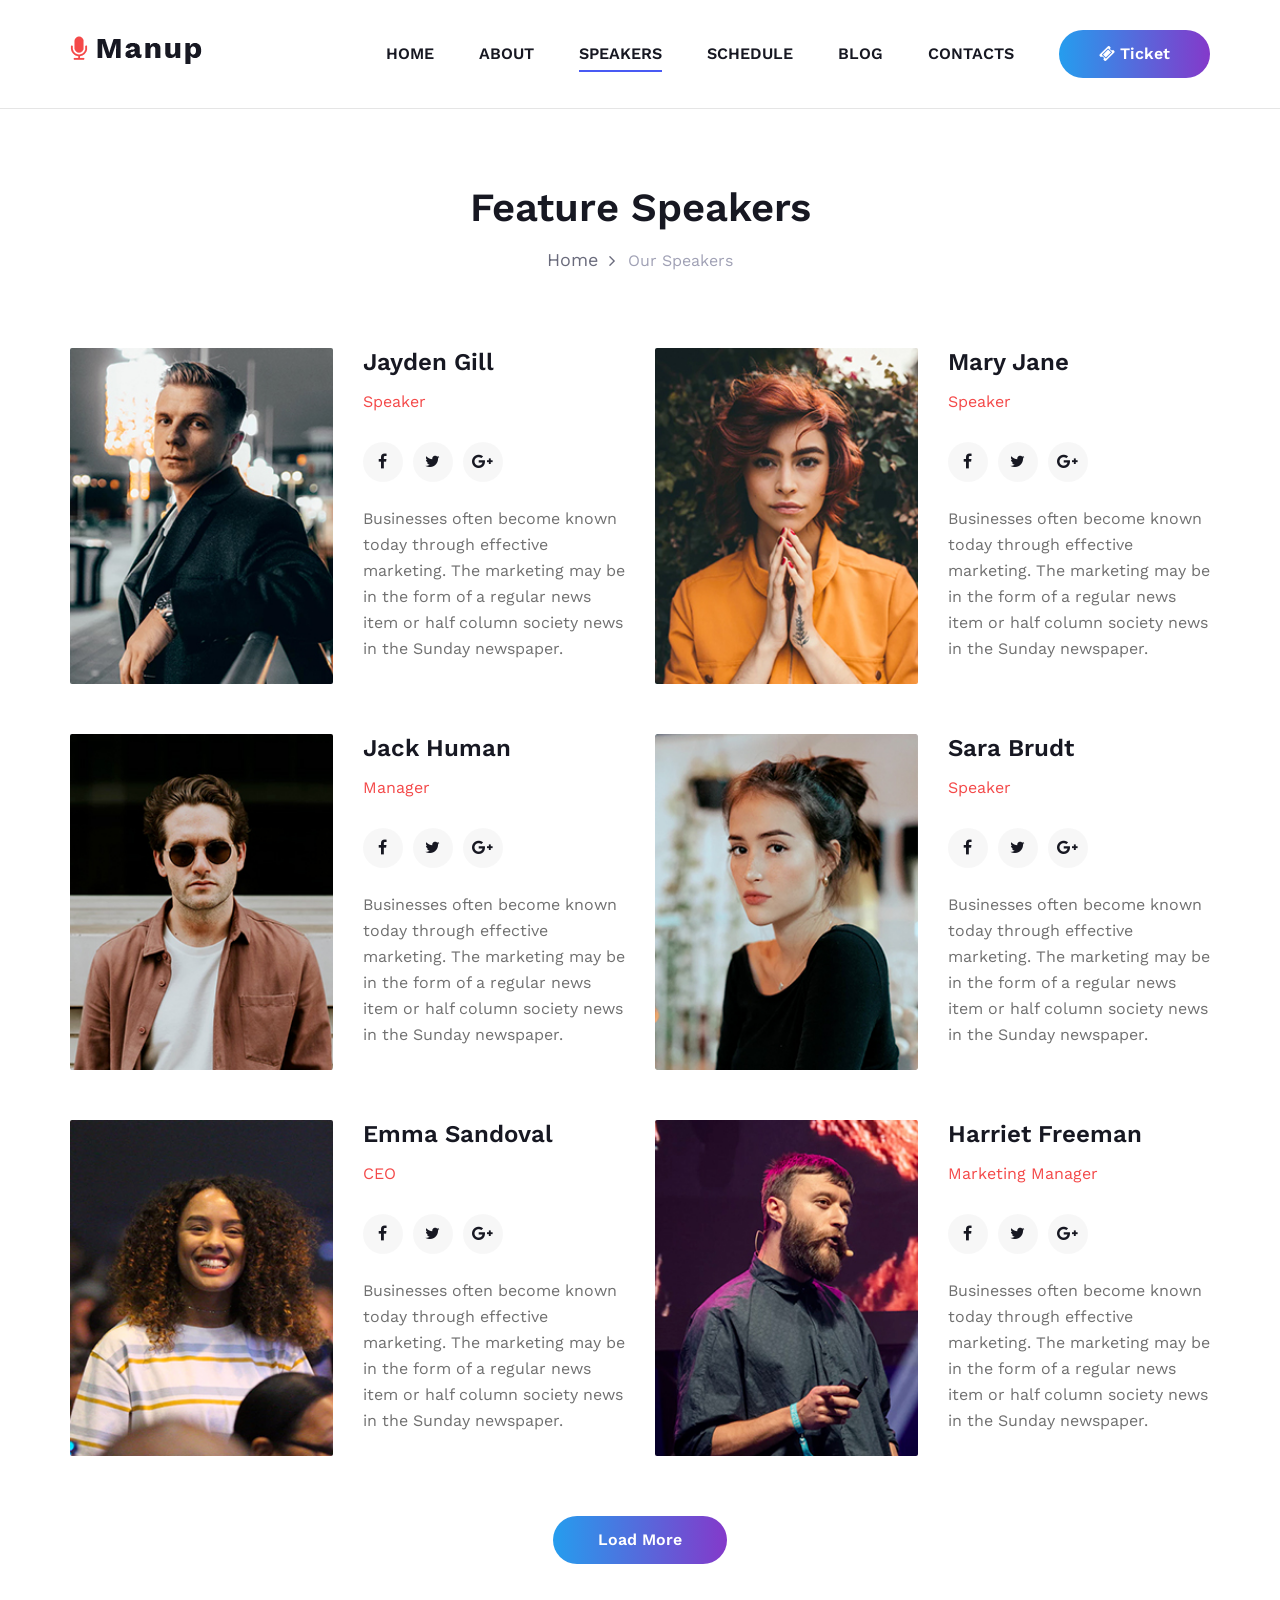
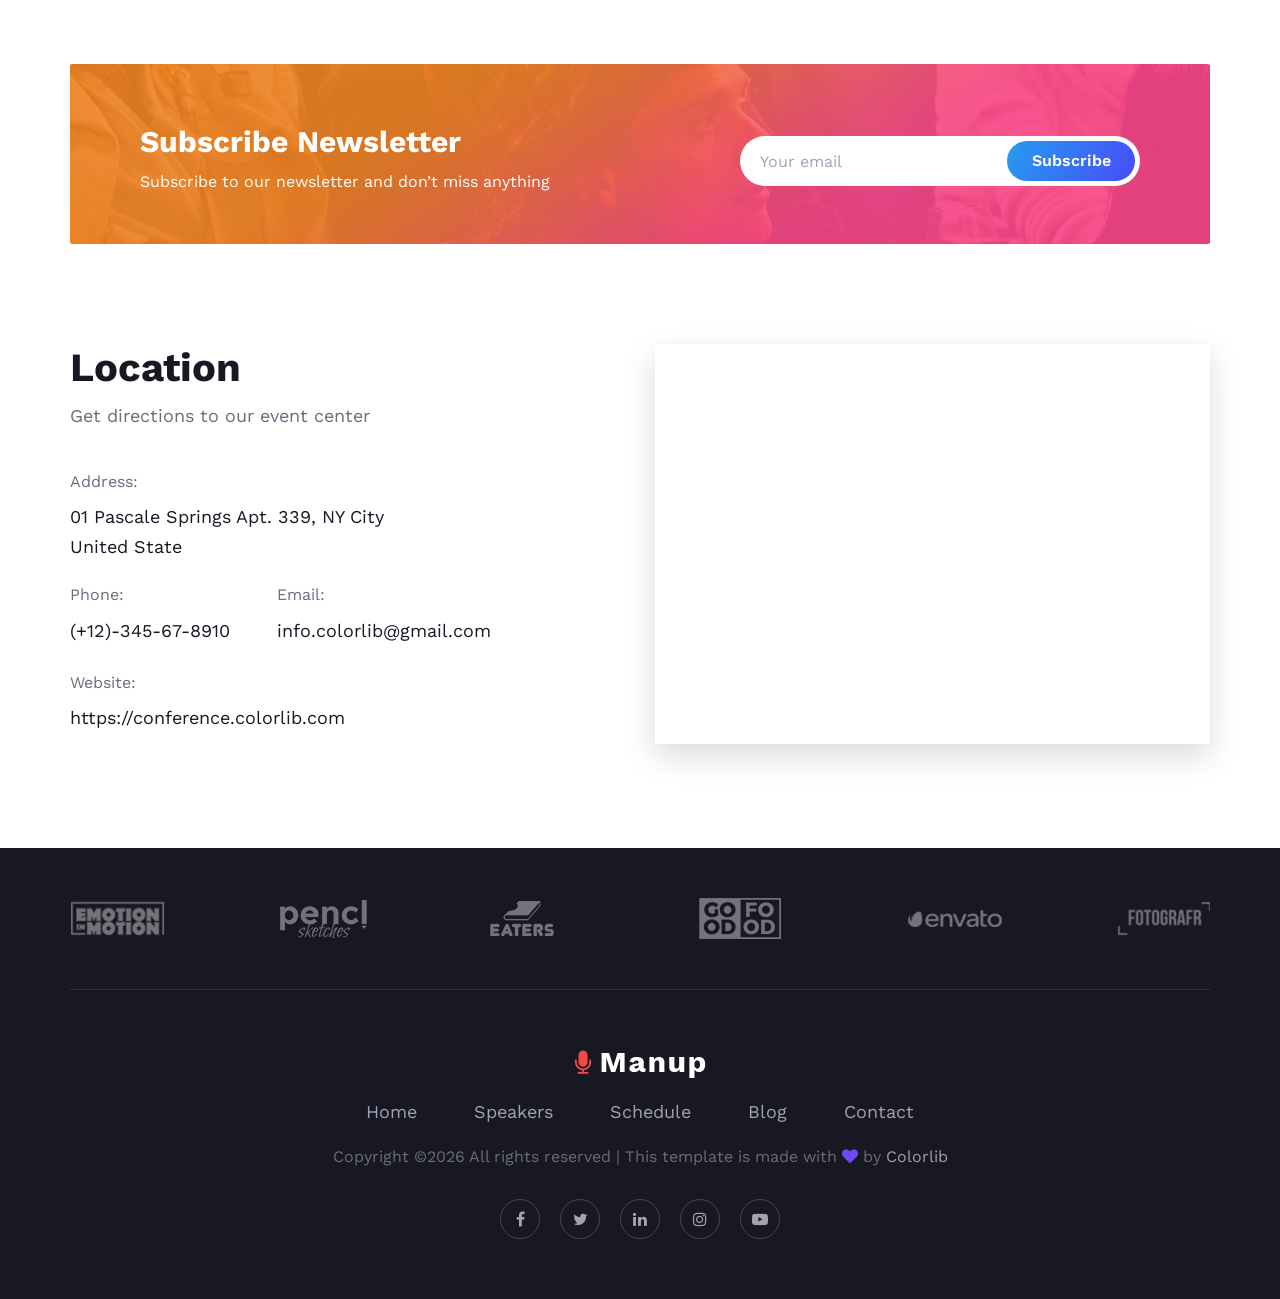
<file: Varvara/speaker.html>
<!DOCTYPE html>
<html lang="zxx">

<head>
    <meta charset="UTF-8">
    <meta name="description" content="Manup Template">
    <meta name="keywords" content="Manup, unica, creative, html">
    <meta name="viewport" content="width=device-width, initial-scale=1.0">
    <meta http-equiv="X-UA-Compatible" content="ie=edge">
    <title>Manup | Template</title>

    <!-- Google Font -->
    <link href="https://fonts.googleapis.com/css?family=Work+Sans:400,500,600,700,800,900&display=swap"
        rel="stylesheet">
    <link href="https://fonts.googleapis.com/css?family=Poppins:400,500,600,700&display=swap" rel="stylesheet">


    <!-- Css Styles -->
    <link rel="stylesheet" href="css/bootstrap.min.css" type="text/css">
    <link rel="stylesheet" href="css/font-awesome.min.css" type="text/css">
    <link rel="stylesheet" href="css/elegant-icons.css" type="text/css">
    <link rel="stylesheet" href="css/owl.carousel.min.css" type="text/css">
    <link rel="stylesheet" href="css/magnific-popup.css" type="text/css">
    <link rel="stylesheet" href="css/slicknav.min.css" type="text/css">
    <link rel="stylesheet" href="css/style.css" type="text/css">
</head>

<body>
    <!-- Page Preloder -->
    <div id="preloder">
        <div class="loader"></div>
    </div>

    <!-- Header Section Begin -->
    <header class="header-section header-normal">
        <div class="container">
            <div class="logo">
                <a href="./index.html">
                    <img src="img/logo.png" alt="">
                </a>
            </div>
            <div class="nav-menu">
                <nav class="mainmenu mobile-menu">
                    <ul>
                        <li><a href="./index.html">Home</a></li>
                        <li><a href="./about-us.html">About</a></li>
                        <li class="active"><a href="./speaker.html">Speakers</a>
                            <ul class="dropdown">
                                <li><a href="#">Jayden</a></li>
                                <li><a href="#">Sara</a></li>
                                <li><a href="#">Emma</a></li>
                                <li><a href="#">Harriet</a></li>
                            </ul>
                        </li>
                        <li><a href="./schedule.html">Schedule</a></li>
                        <li><a href="./blog.html">Blog</a></li>
                        <li><a href="./contact.html">Contacts</a></li>
                    </ul>
                </nav>
                <a href="#" class="primary-btn top-btn"><i class="fa fa-ticket"></i> Ticket</a>
            </div>
            <div id="mobile-menu-wrap"></div>
        </div>
    </header>
    <!-- Header End -->

    <!-- Breadcrumb Section Begin -->
    <section class="breadcrumb-section">
        <div class="container">
            <div class="row">
                <div class="col-lg-12">
                    <div class="breadcrumb-text">
                        <h2>Feature Speakers</h2>
                        <div class="bt-option">
                            <a href="#">Home</a>
                            <span>Our Speakers</span>
                        </div>
                    </div>
                </div>
            </div>
        </div>
    </section>
    <!-- Breadcrumb Section End -->

    <!-- Speaker Section Begin -->
    <section class="speaker-section spad">
        <div class="container">
            <div class="row">
                <div class="col-sm-6">
                    <div class="speaker-item">
                        <div class="row">
                            <div class="col-lg-6">
                                <div class="si-pic">
                                    <img src="img/speakers/speaker-1.jpg" alt="">
                                </div>
                            </div>
                            <div class="col-lg-6">
                                <div class="si-text">
                                    <div class="si-title">
                                        <h4>Jayden Gill</h4>
                                        <span>Speaker</span>
                                    </div>
                                    <div class="si-social">
                                        <a href="#"><i class="fa fa-facebook"></i></a>
                                        <a href="#"><i class="fa fa-twitter"></i></a>
                                        <a href="#"><i class="fa fa-google-plus"></i></a>
                                    </div>
                                    <p>Businesses often become known today through effective marketing. The marketing
                                        may be in the form of a regular news item or half column society news in the
                                        Sunday newspaper.</p>
                                </div>
                            </div>
                        </div>
                    </div>
                </div>
                <div class="col-sm-6">
                    <div class="speaker-item">
                        <div class="row">
                            <div class="col-lg-6">
                                <div class="si-pic">
                                    <img src="img/speakers/speaker-2.jpg" alt="">
                                </div>
                            </div>
                            <div class="col-lg-6">
                                <div class="si-text">
                                    <div class="si-title">
                                        <h4>Mary Jane</h4>
                                        <span>Speaker</span>
                                    </div>
                                    <div class="si-social">
                                        <a href="#"><i class="fa fa-facebook"></i></a>
                                        <a href="#"><i class="fa fa-twitter"></i></a>
                                        <a href="#"><i class="fa fa-google-plus"></i></a>
                                    </div>
                                    <p>Businesses often become known today through effective marketing. The marketing
                                        may be in the form of a regular news item or half column society news in the
                                        Sunday newspaper.</p>
                                </div>
                            </div>
                        </div>
                    </div>
                </div>
                <div class="col-sm-6">
                    <div class="speaker-item">
                        <div class="row">
                            <div class="col-lg-6">
                                <div class="si-pic">
                                    <img src="img/speakers/speaker-3.jpg" alt="">
                                </div>
                            </div>
                            <div class="col-lg-6">
                                <div class="si-text">
                                    <div class="si-title">
                                        <h4>Jack Human</h4>
                                        <span>Manager</span>
                                    </div>
                                    <div class="si-social">
                                        <a href="#"><i class="fa fa-facebook"></i></a>
                                        <a href="#"><i class="fa fa-twitter"></i></a>
                                        <a href="#"><i class="fa fa-google-plus"></i></a>
                                    </div>
                                    <p>Businesses often become known today through effective marketing. The marketing
                                        may be in the form of a regular news item or half column society news in the
                                        Sunday newspaper.</p>
                                </div>
                            </div>
                        </div>
                    </div>
                </div>
                <div class="col-sm-6">
                    <div class="speaker-item">
                        <div class="row">
                            <div class="col-lg-6">
                                <div class="si-pic">
                                    <img src="img/speakers/speaker-4.jpg" alt="">
                                </div>
                            </div>
                            <div class="col-lg-6">
                                <div class="si-text">
                                    <div class="si-title">
                                        <h4>Sara Brudt</h4>
                                        <span>Speaker</span>
                                    </div>
                                    <div class="si-social">
                                        <a href="#"><i class="fa fa-facebook"></i></a>
                                        <a href="#"><i class="fa fa-twitter"></i></a>
                                        <a href="#"><i class="fa fa-google-plus"></i></a>
                                    </div>
                                    <p>Businesses often become known today through effective marketing. The marketing
                                        may be in the form of a regular news item or half column society news in the
                                        Sunday newspaper.</p>
                                </div>
                            </div>
                        </div>
                    </div>
                </div>
                <div class="col-sm-6">
                    <div class="speaker-item">
                        <div class="row">
                            <div class="col-lg-6">
                                <div class="si-pic">
                                    <img src="img/speakers/speaker-5.jpg" alt="">
                                </div>
                            </div>
                            <div class="col-lg-6">
                                <div class="si-text">
                                    <div class="si-title">
                                        <h4>Emma Sandoval </h4>
                                        <span>CEO</span>
                                    </div>
                                    <div class="si-social">
                                        <a href="#"><i class="fa fa-facebook"></i></a>
                                        <a href="#"><i class="fa fa-twitter"></i></a>
                                        <a href="#"><i class="fa fa-google-plus"></i></a>
                                    </div>
                                    <p>Businesses often become known today through effective marketing. The marketing
                                        may be in the form of a regular news item or half column society news in the
                                        Sunday newspaper.</p>
                                </div>
                            </div>
                        </div>
                    </div>
                </div>
                <div class="col-sm-6">
                    <div class="speaker-item">
                        <div class="row">
                            <div class="col-lg-6">
                                <div class="si-pic">
                                    <img src="img/speakers/speaker-6.jpg" alt="">
                                </div>
                            </div>
                            <div class="col-lg-6">
                                <div class="si-text">
                                    <div class="si-title">
                                        <h4>Harriet Freeman</h4>
                                        <span>Marketing Manager</span>
                                    </div>
                                    <div class="si-social">
                                        <a href="#"><i class="fa fa-facebook"></i></a>
                                        <a href="#"><i class="fa fa-twitter"></i></a>
                                        <a href="#"><i class="fa fa-google-plus"></i></a>
                                    </div>
                                    <p>Businesses often become known today through effective marketing. The marketing
                                        may be in the form of a regular news item or half column society news in the
                                        Sunday newspaper.</p>
                                </div>
                            </div>
                        </div>
                    </div>
                </div>
            </div>
            <div class="load-more">
                <a href="#" class="primary-btn">Load More</a>
            </div>
        </div>
    </section>
    <!-- Speaker Section End -->

    <!-- Newslatter Section Begin -->
    <section class="newslatter-section about-newslatter">
        <div class="container">
            <div class="newslatter-inner set-bg" data-setbg="img/newslatter-bg.jpg">
                <div class="ni-text">
                    <h3>Subscribe Newsletter</h3>
                    <p>Subscribe to our newsletter and don’t miss anything</p>
                </div>
                <form action="#" class="ni-form">
                    <input type="text" placeholder="Your email">
                    <button type="submit">Subscribe</button>
                </form>
            </div>
        </div>
    </section>
    <!-- Newslatter Section End -->

    <!-- Contact Section Begin -->
    <section class="contact-section spad">
        <div class="container">
            <div class="row">
                <div class="col-lg-6">
                    <div class="section-title">
                        <h2>Location</h2>
                        <p>Get directions to our event center</p>
                    </div>
                    <div class="cs-text">
                        <div class="ct-address">
                            <span>Address:</span>
                            <p>01 Pascale Springs Apt. 339, NY City <br />United State</p>
                        </div>
                        <ul>
                            <li>
                                <span>Phone:</span>
                                (+12)-345-67-8910
                            </li>
                            <li>
                                <span>Email:</span>
                                info.colorlib@gmail.com
                            </li>
                        </ul>
                        <div class="ct-links">
                            <span>Website:</span>
                            <p>https://conference.colorlib.com</p>
                        </div>
                    </div>
                </div>
                <div class="col-lg-6">
                    <div class="cs-map">
                        <iframe
                            src="https://www.google.com/maps/embed?pb=!1m18!1m12!1m3!1d52901.38789495531!2d-118.19465514866786!3d34.03523211493029!2m3!1f0!2f0!3f0!3m2!1i1024!2i768!4f13.1!3m3!1m2!1s0x80c2cf71ad83ff9f%3A0x518b28657f4543b7!2sEast%20Los%20Angeles%2C%20CA%2C%20USA!5e0!3m2!1sen!2sbd!4v1579763856144!5m2!1sen!2sbd"
                            height="400" style="border:0;" allowfullscreen=""></iframe>
                    </div>
                </div>
            </div>
        </div>
    </section>
    <!-- Contact Section End -->

    <!-- Footer Section Begin -->
    <footer class="footer-section">
        <div class="container">
            <div class="partner-logo owl-carousel">
                <a href="#" class="pl-table">
                    <div class="pl-tablecell">
                        <img src="img/partner-logo/logo-1.png" alt="">
                    </div>
                </a>
                <a href="#" class="pl-table">
                    <div class="pl-tablecell">
                        <img src="img/partner-logo/logo-2.png" alt="">
                    </div>
                </a>
                <a href="#" class="pl-table">
                    <div class="pl-tablecell">
                        <img src="img/partner-logo/logo-3.png" alt="">
                    </div>
                </a>
                <a href="#" class="pl-table">
                    <div class="pl-tablecell">
                        <img src="img/partner-logo/logo-4.png" alt="">
                    </div>
                </a>
                <a href="#" class="pl-table">
                    <div class="pl-tablecell">
                        <img src="img/partner-logo/logo-5.png" alt="">
                    </div>
                </a>
                <a href="#" class="pl-table">
                    <div class="pl-tablecell">
                        <img src="img/partner-logo/logo-6.png" alt="">
                    </div>
                </a>
            </div>
            <div class="row">
                <div class="col-lg-12">
                    <div class="footer-text">
                        <div class="ft-logo">
                            <a href="#" class="footer-logo"><img src="img/footer-logo.png" alt=""></a>
                        </div>
                        <ul>
                            <li><a href="#">Home</a></li>
                            <li><a href="#">Speakers</a></li>
                            <li><a href="#">Schedule</a></li>
                            <li><a href="#">Blog</a></li>
                            <li><a href="#">Contact</a></li>
                        </ul>
                        <div class="copyright-text"><p><!-- Link back to Colorlib can't be removed. Template is licensed under CC BY 3.0. -->
  Copyright &copy;<script>document.write(new Date().getFullYear());</script> All rights reserved | This template is made with <i class="fa fa-heart" aria-hidden="true"></i> by <a href="https://colorlib.com" target="_blank">Colorlib</a>
  <!-- Link back to Colorlib can't be removed. Template is licensed under CC BY 3.0. --></p></div>
                        <div class="ft-social">
                            <a href="#"><i class="fa fa-facebook"></i></a>
                            <a href="#"><i class="fa fa-twitter"></i></a>
                            <a href="#"><i class="fa fa-linkedin"></i></a>
                            <a href="#"><i class="fa fa-instagram"></i></a>
                            <a href="#"><i class="fa fa-youtube-play"></i></a>
                        </div>
                    </div>
                </div>
            </div>
        </div>
    </footer>
    <!-- Footer Section End -->

    <!-- Js Plugins -->
    <script src="js/jquery-3.3.1.min.js"></script>
    <script src="js/bootstrap.min.js"></script>
    <script src="js/jquery.magnific-popup.min.js"></script>
    <script src="js/jquery.countdown.min.js"></script>
    <script src="js/jquery.slicknav.js"></script>
    <script src="js/owl.carousel.min.js"></script>
    <script src="js/main.js"></script>
</body>

</html>
</file>
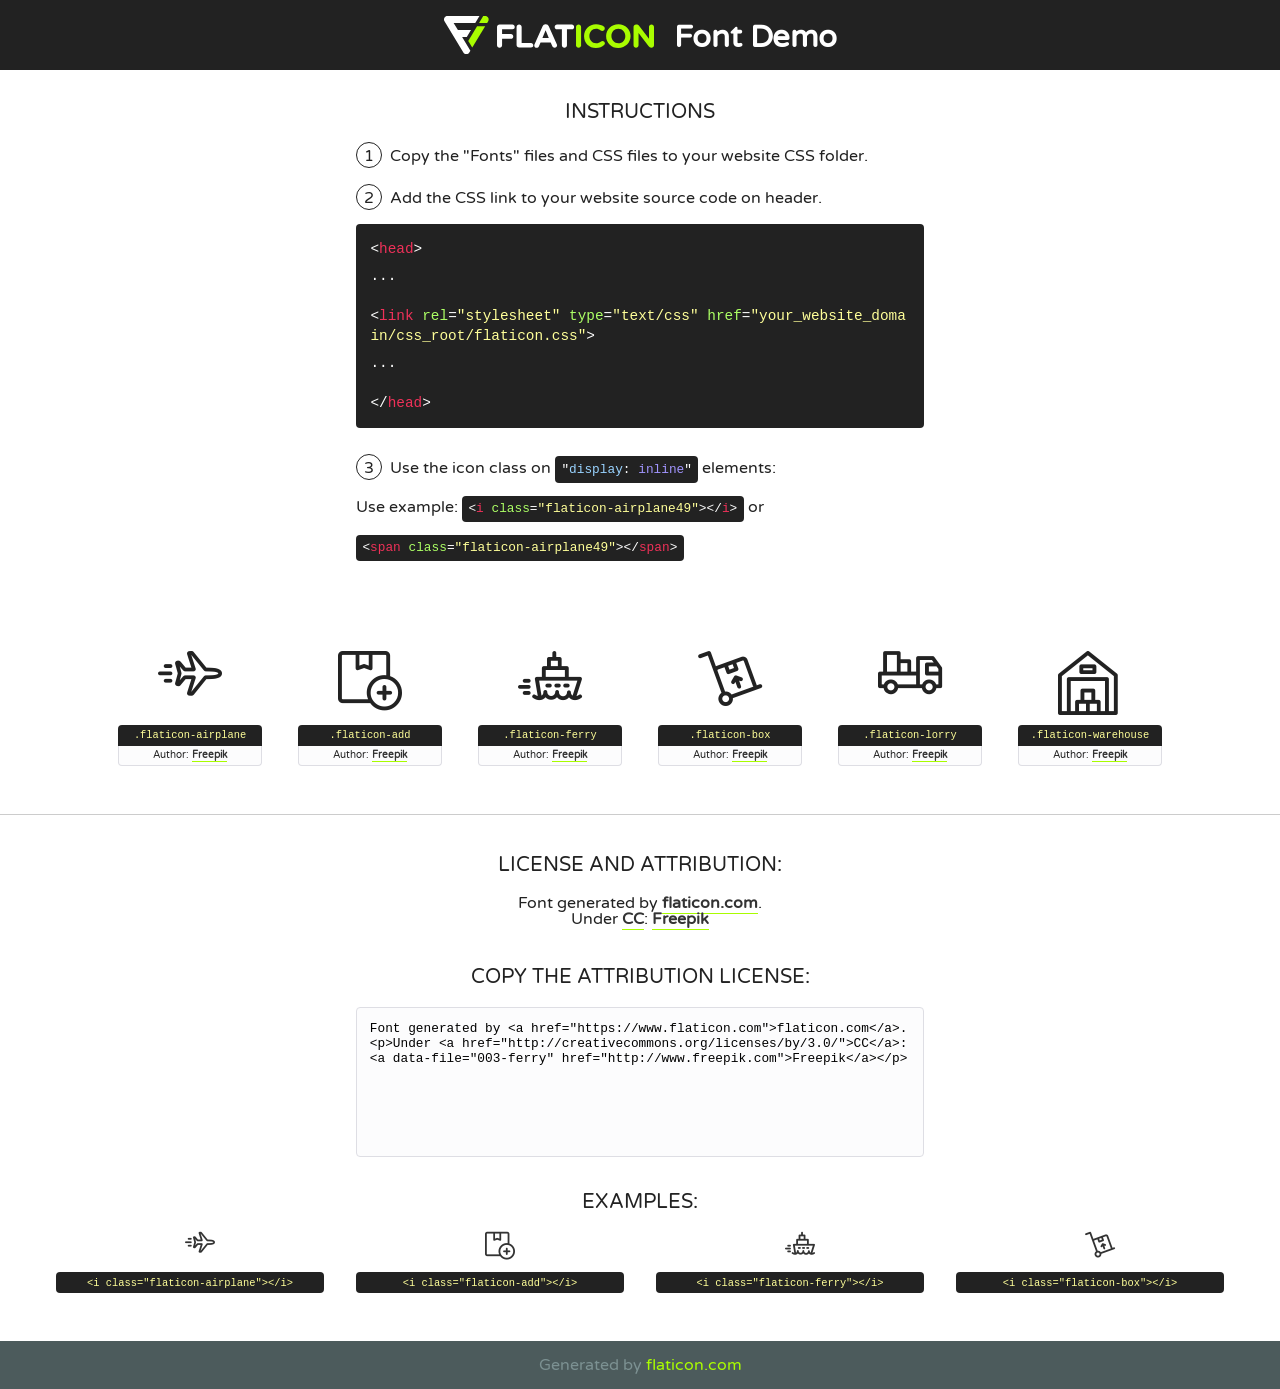
<file: Maksim/fonts/flaticon/font/flaticon.html>
<!DOCTYPE html>
<!--
  Flaticon icon font: Flaticon
  Creation date: 06/05/2019 12:06
-->
<html>
<!DOCTYPE html>
<html>

<head>
    <title>Flaticon WebFont</title>
    <link href="http://fonts.googleapis.com/css?family=Varela+Round" rel="stylesheet" type="text/css" />
    <link rel="stylesheet" type="text/css" href="flaticon.css">
    <meta charset="UTF-8">
    <style>
    html, body, div, span, applet, object, iframe,
    h1, h2, h3, h4, h5, h6, p, blockquote, pre,
    a, abbr, acronym, address, big, cite, code,
    del, dfn, em, img, ins, kbd, q, s, samp,
    small, strike, strong, sub, sup, tt, var,
    b, u, i, center,
    dl, dt, dd, ol, ul, li,
    fieldset, form, label, legend,
    table, caption, tbody, tfoot, thead, tr, th, td,
    article, aside, canvas, details, embed, 
    figure, figcaption, footer, header, hgroup, 
    menu, nav, output, ruby, section, summary,
    time, mark, audio, video {
        margin: 0;
        padding: 0;
        border: 0;
        font-size: 100%;
        font: inherit;
        vertical-align: baseline;
    }
    /* HTML5 display-role reset for older browsers */
    article, aside, details, figcaption, figure, 
    footer, header, hgroup, menu, nav, section {
        display: block;
    }
    body {
        line-height: 1;
    }
    ol, ul {
        list-style: none;
    }
    blockquote, q {
        quotes: none;
    }
    blockquote:before, blockquote:after,
    q:before, q:after {
        content: '';
        content: none;
    }
    table {
        border-collapse: collapse;
        border-spacing: 0;
    }
    body {
        font-family: 'Varela Round', Helvetica, Arial, sans-serif;
        font-size: 16px;
        color: #222;
    }
    a {
        color: #333;
        border-bottom: 1px solid #a9fd00;
        font-weight: bold;
        text-decoration: none;
    }
    * {
        -moz-box-sizing: border-box;
        -webkit-box-sizing: border-box;
        box-sizing: border-box;
        margin: 0;
        padding: 0;
    }
    [class^="flaticon-"]:before, [class*=" flaticon-"]:before, [class^="flaticon-"]:after, [class*=" flaticon-"]:after {
        font-family: Flaticon;
        font-size: 30px;
        font-style: normal;
        margin-left: 20px;
        color: #333;
    }
    .wrapper {
        max-width: 600px;
        margin: auto;
        padding: 0 1em;
    }
    .title {
        font-size: 1.25em;
        text-align: center;
        margin-bottom: 1em;
        text-transform: uppercase;
    }
    header {
        text-align: center;
        background-color: #222;
        color: #fff;
        padding: 1em;
    }
    header .logo {
        width: 210px;
        height: 38px;
        display: inline-block;
        vertical-align: middle;
        margin-right: 1em;
        border: none;
    }
    header strong {
        font-size: 1.95em;
        font-weight: bold;
        vertical-align: middle;
        margin-top: 5px;
        display: inline-block;
    }
    .demo {
        margin: 2em auto;
        line-height: 1.25em;
    }
    .demo ul li {
        margin-bottom: 1em;
    }
    .demo ul li .num {
        color: #222;
        border-radius: 20px;
        display: inline-block;
        width: 26px;
        padding: 3px;
        height: 26px;
        text-align: center;
        margin-right: 0.5em;
        border: 1px solid #222;
    }
    .demo ul li code {
        background-color: #222;
        border-radius: 4px;
        padding: 0.25em 0.5em;
        display: inline-block;
        color: #fff;
        font-family: Consolas,Monaco,Lucida Console,Liberation Mono,DejaVu Sans Mono,Bitstream Vera Sans Mono,Courier New, monospace;
        font-weight: lighter;
        margin-top: 1em;
        font-size: 0.8em;
        word-break: break-all;
    }
    .demo ul li code.big {
        padding: 1em;
        font-size: 0.9em;
    }
    .demo ul li code .red {
        color: #EF3159;
    }
    .demo ul li code .green {
        color: #ACFF65;
    }
    .demo ul li code .yellow {
        color: #FFFF99;
    }
    .demo ul li code .blue {
        color: #99D3FF;
    }
    .demo ul li code .purple {
        color: #A295FF;
    }
    .demo ul li code .dots {
        margin-top: 0.5em;
        display: block;
    }
    #glyphs {
        border-bottom: 1px solid #ccc;
        padding: 2em 0;
        text-align: center;
    }
    .glyph {
        display: inline-block;
        width: 9em;
        margin: 1em;
        text-align: center;
        vertical-align: top;
        background: #FFF;
    }
    .glyph .glyph-icon {
        padding: 10px;
        display: block;
        font-family:"Flaticon";
        font-size: 64px;
        line-height: 1;
    }
    .glyph .glyph-icon:before {
        font-size: 64px;
        color: #222;
        margin-left: 0;
    }
    .class-name {
        font-size: 0.65em;
        background-color: #222;
        color: #fff;
        border-radius: 4px 4px 0 0;
        padding: 0.5em;
        color: #FFFF99;
        font-family: Consolas,Monaco,Lucida Console,Liberation Mono,DejaVu Sans Mono,Bitstream Vera Sans Mono,Courier New, monospace;
    }
    .author-name {
        font-size: 0.6em;
        background-color: #fcfcfd;
        border: 1px solid #DEDEE4;
        border-top: 0;
        border-radius: 0 0 4px 4px;
        padding: 0.5em;
    }
    .class-name:last-child {
        font-size: 10px;
        color:#888;
    }
    .class-name:last-child a {
        font-size: 10px;
        color:#555;
    }
    .class-name:last-child a:hover {
        color:#a9fd00;
    }
    .glyph > input {
        display: block;
        width: 100px;
        margin: 5px auto;
        text-align: center;
        font-size: 12px;
        cursor: text;
    }
    .glyph > input.icon-input {
        font-family:"Flaticon";
        font-size: 16px;
        margin-bottom: 10px;
    }
    .attribution .title {
        margin-top: 2em;
    }
    .attribution textarea {
        background-color: #fcfcfd;
        padding: 1em;
        border: none;
        box-shadow: none;
        border: 1px solid #DEDEE4;
        border-radius: 4px;
        resize: none;
        width: 100%;
        height: 150px;
        font-size: 0.8em;
        font-family: Consolas,Monaco,Lucida Console,Liberation Mono,DejaVu Sans Mono,Bitstream Vera Sans Mono,Courier New, monospace;
        -webkit-appearance: none;
    }
    .iconsuse {
        margin: 2em auto;
        text-align: center;
        max-width: 1200px;
    }
    .iconsuse:after {
        content: '';
        display: table;
        clear: both;
    }
    .iconsuse .image {
        float: left;
        width: 25%;
        padding: 0 1em;
    }
    .iconsuse .image p {
        margin-bottom: 1em;
    }
    .iconsuse .image span {
        display: block;
        font-size: 0.65em;
        background-color: #222;
        color: #fff;
        border-radius: 4px;
        padding: 0.5em;
        color: #FFFF99;
        margin-top: 1em;
        font-family: Consolas,Monaco,Lucida Console,Liberation Mono,DejaVu Sans Mono,Bitstream Vera Sans Mono,Courier New, monospace;
    }
    #footer {
        text-align: center;
        background-color: #4C5B5C;
        color: #7c9192;
        padding: 1em;
    }
    #footer a {
        border: none;
        color: #a9fd00;
        font-weight: normal;
    }
    @media (max-width: 960px) {
        .iconsuse .image {
            width: 50%;
        }
    }
    @media (max-width: 560px) {
        .iconsuse .image {
            width: 100%;
        }
    }
    </style>
</head>

<body class="characters-off">

    <header>
        <a href="https://www.flaticon.com" target="_blank" class="logo">
            <svg version="1.1" xmlns="http://www.w3.org/2000/svg" xmlns:xlink="http://www.w3.org/1999/xlink" xmlns:a="http://ns.adobe.com/AdobeSVGViewerExtensions/3.0/" viewBox="0 0 560.875 102.036" enable-background="new 0 0 560.875 102.036" xml:space="preserve">
                <defs>
                </defs>
                <g>
                    <g class="letters">
                        <path fill="#ffffff" d="M141.596,29.675c0-3.777,2.985-6.767,6.764-6.767h34.438c3.426,0,6.15,2.728,6.15,6.15
                        c0,3.43-2.724,6.149-6.15,6.149h-27.674v13.091h23.719c3.429,0,6.151,2.724,6.151,6.15c0,3.43-2.723,6.149-6.151,6.149h-23.719
                        v17.574c0,3.773-2.986,6.761-6.764,6.761c-3.779,0-6.764-2.989-6.764-6.761V29.675z"></path>
                        <path fill="#ffffff" d="M193.844,29.149c0-3.781,2.985-6.767,6.764-6.767c3.776,0,6.763,2.985,6.763,6.767v42.957h25.039
                        c3.426,0,6.149,2.726,6.149,6.153c0,3.425-2.723,6.15-6.149,6.15h-31.802c-3.779,0-6.764-2.986-6.764-6.768V29.149z"></path>
                        <path fill="#ffffff" d="M241.891,75.71l21.438-48.407c1.492-3.341,4.215-5.357,7.906-5.357h0.792
                        c3.686,0,6.323,2.017,7.815,5.357l21.439,48.407c0.436,0.967,0.701,1.845,0.701,2.723c0,3.602-2.809,6.501-6.414,6.501
                        c-3.161,0-5.269-1.845-6.499-4.655l-4.132-9.661h-27.059l-4.301,10.102c-1.144,2.631-3.426,4.214-6.237,4.214
                        c-3.517,0-6.24-2.81-6.24-6.325C241.1,77.64,241.451,76.677,241.891,75.71z M279.932,58.666l-8.521-20.297l-8.526,20.297H279.932
                        z"></path>
                        <path fill="#ffffff" d="M314.864,35.387H301.86c-3.429,0-6.239-2.813-6.239-6.238c0-3.429,2.811-6.24,6.239-6.24h39.533
                        c3.426,0,6.237,2.811,6.237,6.24c0,3.425-2.811,6.238-6.237,6.238h-13.001v42.785c0,3.773-2.99,6.761-6.764,6.761
                        c-3.779,0-6.764-2.989-6.764-6.761V35.387z"></path>
                        <path fill="#A9FD00" d="M352.615,29.149c0-3.781,2.985-6.767,6.767-6.767c3.774,0,6.761,2.985,6.761,6.767v49.024
                        c0,3.773-2.987,6.761-6.761,6.761c-3.781,0-6.767-2.989-6.767-6.761V29.149z"></path>
                        <path fill="#A9FD00" d="M374.132,53.836v-0.179c0-17.481,13.178-31.801,32.065-31.801c9.22,0,15.459,2.458,20.557,6.238
                        c1.402,1.054,2.637,2.985,2.637,5.357c0,3.692-2.985,6.59-6.681,6.59c-1.845,0-3.071-0.702-4.044-1.319
                        c-3.776-2.813-7.729-4.393-12.562-4.393c-10.364,0-17.831,8.611-17.831,19.154v0.173c0,10.542,7.291,19.329,17.831,19.329
                        c5.715,0,9.492-1.756,13.359-4.834c1.049-0.874,2.458-1.491,4.039-1.491c3.429,0,6.325,2.813,6.325,6.236
                        c0,2.106-1.056,3.78-2.282,4.834c-5.539,4.834-12.036,7.733-21.878,7.733C387.572,85.464,374.132,71.493,374.132,53.836z"></path>
                        <path fill="#A9FD00" d="M433.009,53.836v-0.179c0-17.481,13.79-31.801,32.766-31.801c18.981,0,32.592,14.143,32.592,31.628v0.173
                        c0,17.483-13.785,31.807-32.769,31.807C446.625,85.464,433.009,71.32,433.009,53.836z M484.224,53.836v-0.179
                        c0-10.539-7.725-19.326-18.626-19.326c-10.893,0-18.449,8.611-18.449,19.154v0.173c0,10.542,7.73,19.329,18.626,19.329
                        C476.676,72.986,484.224,64.378,484.224,53.836z"></path>
                        <path fill="#A9FD00" d="M506.233,29.321c0-3.774,2.99-6.763,6.767-6.763h1.401c3.252,0,5.183,1.583,7.029,3.953l26.093,34.265
                        V29.059c0-3.692,2.99-6.677,6.681-6.677c3.683,0,6.671,2.985,6.671,6.677v48.934c0,3.78-2.987,6.765-6.764,6.765h-0.436
                        c-3.257,0-5.188-1.581-7.034-3.953l-27.056-35.492v32.944c0,3.687-2.985,6.676-6.678,6.676c-3.683,0-6.673-2.989-6.673-6.676
                        V29.321z"></path>
                    </g>
                    <g class="insignia">
                        <path fill="#ffffff" d="M48.372,56.137h12.517l11.156-18.537H37.186L25.688,18.539h57.825L94.668,0H9.271
                        C5.925,0,2.842,1.801,1.198,4.716c-1.644,2.907-1.593,6.482,0.134,9.343l50.38,83.501c1.678,2.781,4.689,4.476,7.938,4.476
                        c3.246,0,6.257-1.695,7.935-4.476l2.898-4.804L48.372,56.137z"></path>
                        <g class="i">
                            <path fill="#A9FD00" d="M93.575,18.539h0.031v0.004l21.652,0.004l2.705-4.488c1.727-2.861,1.778-6.436,0.133-9.343
                            C116.454,1.801,113.371,0,110.026,0h-5.294L93.575,18.539z"></path>
                            <polygon fill="#A9FD00" points="88.291,27.356 64.725,66.486 75.519,84.404 109.942,27.356"></polygon>
                        </g>
                    </g>
                </g>
            </svg>
        </a>
        <strong>Font Demo</strong>
    </header>


    <section class="demo wrapper">

        <p class="title">Instructions</p>

        <ul>
            <li>
                <span class="num">1</span>Copy the "Fonts" files and CSS files to your website CSS folder.
            </li>
            <li>
                <span class="num">2</span>Add the CSS link to your website source code on header.
                <code class="big">
                    &lt;<span class="red">head</span>&gt;
                    <br/><span class="dots">...</span>
                    <br/>&lt;<span class="red">link</span> <span class="green">rel</span>=<span class="yellow">"stylesheet"</span> <span class="green">type</span>=<span class="yellow">"text/css"</span> <span class="green">href</span>=<span class="yellow">"your_website_domain/css_root/flaticon.css"</span>&gt;
                    <br/><span class="dots">...</span>
                    <br/>&lt;/<span class="red">head</span>&gt;
                </code>
            </li>

            <li>
                <p>
                    <span class="num">3</span>Use the icon class on <code>"<span class="blue">display</span>:<span class="purple"> inline</span>"</code> elements:
                    <br />
                    Use example: <code>&lt;<span class="red">i</span> <span class="green">class</span>=<span class="yellow">&quot;flaticon-airplane49&quot;</span>&gt;&lt;/<span class="red">i</span>&gt;</code> or <code>&lt;<span class="red">span</span> <span class="green">class</span>=<span class="yellow">&quot;flaticon-airplane49&quot;</span>&gt;&lt;/<span class="red">span</span>&gt;</code>
            </li>
        </ul>

    </section>




   <section id="glyphs">          
    
      
        <div class="glyph"><div class="glyph-icon flaticon-airplane"></div>
            <div class="class-name">.flaticon-airplane</div>
            <div class="author-name">Author: <a data-file="001-airplane" href="http://www.freepik.com">Freepik</a> </div> 
        </div>        
        
        <div class="glyph"><div class="glyph-icon flaticon-add"></div>
            <div class="class-name">.flaticon-add</div>
            <div class="author-name">Author: <a data-file="002-add" href="http://www.freepik.com">Freepik</a> </div> 
        </div>        
        
        <div class="glyph"><div class="glyph-icon flaticon-ferry"></div>
            <div class="class-name">.flaticon-ferry</div>
            <div class="author-name">Author: <a data-file="003-ferry" href="http://www.freepik.com">Freepik</a> </div> 
        </div>        
        
        <div class="glyph"><div class="glyph-icon flaticon-box"></div>
            <div class="class-name">.flaticon-box</div>
            <div class="author-name">Author: <a data-file="004-box" href="http://www.freepik.com">Freepik</a> </div> 
        </div>        
        
        <div class="glyph"><div class="glyph-icon flaticon-lorry"></div>
            <div class="class-name">.flaticon-lorry</div>
            <div class="author-name">Author: <a data-file="005-lorry" href="http://www.freepik.com">Freepik</a> </div> 
        </div>        
        
        <div class="glyph"><div class="glyph-icon flaticon-warehouse"></div>
            <div class="class-name">.flaticon-warehouse</div>
            <div class="author-name">Author: <a data-file="006-warehouse" href="http://www.freepik.com">Freepik</a> </div> 
        </div>        
        

    </section>



    <section class="attribution wrapper"   style="text-align:center;">

      <div class="title">License and attribution:</div><div class="attrDiv">Font generated by <a href="https://www.flaticon.com">flaticon.com</a>. <div><p>Under <a href="http://creativecommons.org/licenses/by/3.0/">CC</a>: <a data-file="003-ferry" href="http://www.freepik.com">Freepik</a></p>  </div>
      </div>
      <div class="title">Copy the Attribution License:</div>

    <textarea onclick="this.focus();this.select();">Font generated by &lt;a href=&quot;https://www.flaticon.com&quot;&gt;flaticon.com&lt;/a&gt;. <p>Under <a href="http://creativecommons.org/licenses/by/3.0/">CC</a>: <a data-file="003-ferry" href="http://www.freepik.com">Freepik</a></p>  
     </textarea>

    </section>

    <section class="iconsuse">

          <div class="title">Examples:</div>            
             
            <div class="image">
                <p>
                    <i class="glyph-icon flaticon-airplane"></i> 
                    <span>&lt;i class=&quot;flaticon-airplane&quot;&gt;&lt;/i&gt;</span>
                </p>
            </div>
            
            <div class="image">
                <p>
                    <i class="glyph-icon flaticon-add"></i> 
                    <span>&lt;i class=&quot;flaticon-add&quot;&gt;&lt;/i&gt;</span>
                </p>
            </div>
            
            <div class="image">
                <p>
                    <i class="glyph-icon flaticon-ferry"></i> 
                    <span>&lt;i class=&quot;flaticon-ferry&quot;&gt;&lt;/i&gt;</span>
                </p>
            </div>
            
            <div class="image">
                <p>
                    <i class="glyph-icon flaticon-box"></i> 
                    <span>&lt;i class=&quot;flaticon-box&quot;&gt;&lt;/i&gt;</span>
                </p>
            </div>
                       
        </div>
                            
    </section>

<div id="footer">
    <div>Generated by <a href="https://www.flaticon.com">flaticon.com</a>
    </div>
</div>



</body>
</html>
</file>
<file: Maksim/fonts/icomoon/style.css>
@font-face {
  font-family: 'icomoon';
  src:  url('fonts/icomoon.eot?10si43');
  src:  url('fonts/icomoon.eot?10si43#iefix') format('embedded-opentype'),
    url('fonts/icomoon.ttf?10si43') format('truetype'),
    url('fonts/icomoon.woff?10si43') format('woff'),
    url('fonts/icomoon.svg?10si43#icomoon') format('svg');
  font-weight: normal;
  font-style: normal;
}

[class^="icon-"], [class*=" icon-"] {
  /* use !important to prevent issues with browser extensions that change fonts */
  font-family: 'icomoon' !important;
  speak: none;
  font-style: normal;
  font-weight: normal;
  font-variant: normal;
  text-transform: none;
  line-height: 1;

  /* Better Font Rendering =========== */
  -webkit-font-smoothing: antialiased;
  -moz-osx-font-smoothing: grayscale;
}

.icon-asterisk:before {
  content: "\f069";
}
.icon-plus:before {
  content: "\f067";
}
.icon-question:before {
  content: "\f128";
}
.icon-minus:before {
  content: "\f068";
}
.icon-glass:before {
  content: "\f000";
}
.icon-music:before {
  content: "\f001";
}
.icon-search:before {
  content: "\f002";
}
.icon-envelope-o:before {
  content: "\f003";
}
.icon-heart:before {
  content: "\f004";
}
.icon-star:before {
  content: "\f005";
}
.icon-star-o:before {
  content: "\f006";
}
.icon-user:before {
  content: "\f007";
}
.icon-film:before {
  content: "\f008";
}
.icon-th-large:before {
  content: "\f009";
}
.icon-th:before {
  content: "\f00a";
}
.icon-th-list:before {
  content: "\f00b";
}
.icon-check:before {
  content: "\f00c";
}
.icon-close:before {
  content: "\f00d";
}
.icon-remove:before {
  content: "\f00d";
}
.icon-times:before {
  content: "\f00d";
}
.icon-search-plus:before {
  content: "\f00e";
}
.icon-search-minus:before {
  content: "\f010";
}
.icon-power-off:before {
  content: "\f011";
}
.icon-signal:before {
  content: "\f012";
}
.icon-cog:before {
  content: "\f013";
}
.icon-gear:before {
  content: "\f013";
}
.icon-trash-o:before {
  content: "\f014";
}
.icon-home:before {
  content: "\f015";
}
.icon-file-o:before {
  content: "\f016";
}
.icon-clock-o:before {
  content: "\f017";
}
.icon-road:before {
  content: "\f018";
}
.icon-download:before {
  content: "\f019";
}
.icon-arrow-circle-o-down:before {
  content: "\f01a";
}
.icon-arrow-circle-o-up:before {
  content: "\f01b";
}
.icon-inbox:before {
  content: "\f01c";
}
.icon-play-circle-o:before {
  content: "\f01d";
}
.icon-repeat:before {
  content: "\f01e";
}
.icon-rotate-right:before {
  content: "\f01e";
}
.icon-refresh:before {
  content: "\f021";
}
.icon-list-alt:before {
  content: "\f022";
}
.icon-lock:before {
  content: "\f023";
}
.icon-flag:before {
  content: "\f024";
}
.icon-headphones:before {
  content: "\f025";
}
.icon-volume-off:before {
  content: "\f026";
}
.icon-volume-down:before {
  content: "\f027";
}
.icon-volume-up:before {
  content: "\f028";
}
.icon-qrcode:before {
  content: "\f029";
}
.icon-barcode:before {
  content: "\f02a";
}
.icon-tag:before {
  content: "\f02b";
}
.icon-tags:before {
  content: "\f02c";
}
.icon-book:before {
  content: "\f02d";
}
.icon-bookmark:before {
  content: "\f02e";
}
.icon-print:before {
  content: "\f02f";
}
.icon-camera:before {
  content: "\f030";
}
.icon-font:before {
  content: "\f031";
}
.icon-bold:before {
  content: "\f032";
}
.icon-italic:before {
  content: "\f033";
}
.icon-text-height:before {
  content: "\f034";
}
.icon-text-width:before {
  content: "\f035";
}
.icon-align-left:before {
  content: "\f036";
}
.icon-align-center:before {
  content: "\f037";
}
.icon-align-right:before {
  content: "\f038";
}
.icon-align-justify:before {
  content: "\f039";
}
.icon-list:before {
  content: "\f03a";
}
.icon-dedent:before {
  content: "\f03b";
}
.icon-outdent:before {
  content: "\f03b";
}
.icon-indent:before {
  content: "\f03c";
}
.icon-video-camera:before {
  content: "\f03d";
}
.icon-image:before {
  content: "\f03e";
}
.icon-photo:before {
  content: "\f03e";
}
.icon-picture-o:before {
  content: "\f03e";
}
.icon-pencil:before {
  content: "\f040";
}
.icon-map-marker:before {
  content: "\f041";
}
.icon-adjust:before {
  content: "\f042";
}
.icon-tint:before {
  content: "\f043";
}
.icon-edit:before {
  content: "\f044";
}
.icon-pencil-square-o:before {
  content: "\f044";
}
.icon-share-square-o:before {
  content: "\f045";
}
.icon-check-square-o:before {
  content: "\f046";
}
.icon-arrows:before {
  content: "\f047";
}
.icon-step-backward:before {
  content: "\f048";
}
.icon-fast-backward:before {
  content: "\f049";
}
.icon-backward:before {
  content: "\f04a";
}
.icon-play:before {
  content: "\f04b";
}
.icon-pause:before {
  content: "\f04c";
}
.icon-stop:before {
  content: "\f04d";
}
.icon-forward:before {
  content: "\f04e";
}
.icon-fast-forward:before {
  content: "\f050";
}
.icon-step-forward:before {
  content: "\f051";
}
.icon-eject:before {
  content: "\f052";
}
.icon-chevron-left:before {
  content: "\f053";
}
.icon-chevron-right:before {
  content: "\f054";
}
.icon-plus-circle:before {
  content: "\f055";
}
.icon-minus-circle:before {
  content: "\f056";
}
.icon-times-circle:before {
  content: "\f057";
}
.icon-check-circle:before {
  content: "\f058";
}
.icon-question-circle:before {
  content: "\f059";
}
.icon-info-circle:before {
  content: "\f05a";
}
.icon-crosshairs:before {
  content: "\f05b";
}
.icon-times-circle-o:before {
  content: "\f05c";
}
.icon-check-circle-o:before {
  content: "\f05d";
}
.icon-ban:before {
  content: "\f05e";
}
.icon-arrow-left:before {
  content: "\f060";
}
.icon-arrow-right:before {
  content: "\f061";
}
.icon-arrow-up:before {
  content: "\f062";
}
.icon-arrow-down:before {
  content: "\f063";
}
.icon-mail-forward:before {
  content: "\f064";
}
.icon-share:before {
  content: "\f064";
}
.icon-expand:before {
  content: "\f065";
}
.icon-compress:before {
  content: "\f066";
}
.icon-exclamation-circle:before {
  content: "\f06a";
}
.icon-gift:before {
  content: "\f06b";
}
.icon-leaf:before {
  content: "\f06c";
}
.icon-fire:before {
  content: "\f06d";
}
.icon-eye:before {
  content: "\f06e";
}
.icon-eye-slash:before {
  content: "\f070";
}
.icon-exclamation-triangle:before {
  content: "\f071";
}
.icon-warning:before {
  content: "\f071";
}
.icon-plane:before {
  content: "\f072";
}
.icon-calendar:before {
  content: "\f073";
}
.icon-random:before {
  content: "\f074";
}
.icon-comment:before {
  content: "\f075";
}
.icon-magnet:before {
  content: "\f076";
}
.icon-chevron-up:before {
  content: "\f077";
}
.icon-chevron-down:before {
  content: "\f078";
}
.icon-retweet:before {
  content: "\f079";
}
.icon-shopping-cart:before {
  content: "\f07a";
}
.icon-folder:before {
  content: "\f07b";
}
.icon-folder-open:before {
  content: "\f07c";
}
.icon-arrows-v:before {
  content: "\f07d";
}
.icon-arrows-h:before {
  content: "\f07e";
}
.icon-bar-chart:before {
  content: "\f080";
}
.icon-bar-chart-o:before {
  content: "\f080";
}
.icon-twitter-square:before {
  content: "\f081";
}
.icon-facebook-square:before {
  content: "\f082";
}
.icon-camera-retro:before {
  content: "\f083";
}
.icon-key:before {
  content: "\f084";
}
.icon-cogs:before {
  content: "\f085";
}
.icon-gears:before {
  content: "\f085";
}
.icon-comments:before {
  content: "\f086";
}
.icon-thumbs-o-up:before {
  content: "\f087";
}
.icon-thumbs-o-down:before {
  content: "\f088";
}
.icon-star-half:before {
  content: "\f089";
}
.icon-heart-o:before {
  content: "\f08a";
}
.icon-sign-out:before {
  content: "\f08b";
}
.icon-linkedin-square:before {
  content: "\f08c";
}
.icon-thumb-tack:before {
  content: "\f08d";
}
.icon-external-link:before {
  content: "\f08e";
}
.icon-sign-in:before {
  content: "\f090";
}
.icon-trophy:before {
  content: "\f091";
}
.icon-github-square:before {
  content: "\f092";
}
.icon-upload:before {
  content: "\f093";
}
.icon-lemon-o:before {
  content: "\f094";
}
.icon-phone:before {
  content: "\f095";
}
.icon-square-o:before {
  content: "\f096";
}
.icon-bookmark-o:before {
  content: "\f097";
}
.icon-phone-square:before {
  content: "\f098";
}
.icon-twitter:before {
  content: "\f099";
}
.icon-facebook:before {
  content: "\f09a";
}
.icon-facebook-f:before {
  content: "\f09a";
}
.icon-github:before {
  content: "\f09b";
}
.icon-unlock:before {
  content: "\f09c";
}
.icon-credit-card:before {
  content: "\f09d";
}
.icon-feed:before {
  content: "\f09e";
}
.icon-rss:before {
  content: "\f09e";
}
.icon-hdd-o:before {
  content: "\f0a0";
}
.icon-bullhorn:before {
  content: "\f0a1";
}
.icon-bell-o:before {
  content: "\f0a2";
}
.icon-certificate:before {
  content: "\f0a3";
}
.icon-hand-o-right:before {
  content: "\f0a4";
}
.icon-hand-o-left:before {
  content: "\f0a5";
}
.icon-hand-o-up:before {
  content: "\f0a6";
}
.icon-hand-o-down:before {
  content: "\f0a7";
}
.icon-arrow-circle-left:before {
  content: "\f0a8";
}
.icon-arrow-circle-right:before {
  content: "\f0a9";
}
.icon-arrow-circle-up:before {
  content: "\f0aa";
}
.icon-arrow-circle-down:before {
  content: "\f0ab";
}
.icon-globe:before {
  content: "\f0ac";
}
.icon-wrench:before {
  content: "\f0ad";
}
.icon-tasks:before {
  content: "\f0ae";
}
.icon-filter:before {
  content: "\f0b0";
}
.icon-briefcase:before {
  content: "\f0b1";
}
.icon-arrows-alt:before {
  content: "\f0b2";
}
.icon-group:before {
  content: "\f0c0";
}
.icon-users:before {
  content: "\f0c0";
}
.icon-chain:before {
  content: "\f0c1";
}
.icon-link:before {
  content: "\f0c1";
}
.icon-cloud:before {
  content: "\f0c2";
}
.icon-flask:before {
  content: "\f0c3";
}
.icon-cut:before {
  content: "\f0c4";
}
.icon-scissors:before {
  content: "\f0c4";
}
.icon-copy:before {
  content: "\f0c5";
}
.icon-files-o:before {
  content: "\f0c5";
}
.icon-paperclip:before {
  content: "\f0c6";
}
.icon-floppy-o:before {
  content: "\f0c7";
}
.icon-save:before {
  content: "\f0c7";
}
.icon-square:before {
  content: "\f0c8";
}
.icon-bars:before {
  content: "\f0c9";
}
.icon-navicon:before {
  content: "\f0c9";
}
.icon-reorder:before {
  content: "\f0c9";
}
.icon-list-ul:before {
  content: "\f0ca";
}
.icon-list-ol:before {
  content: "\f0cb";
}
.icon-strikethrough:before {
  content: "\f0cc";
}
.icon-underline:before {
  content: "\f0cd";
}
.icon-table:before {
  content: "\f0ce";
}
.icon-magic:before {
  content: "\f0d0";
}
.icon-truck:before {
  content: "\f0d1";
}
.icon-pinterest:before {
  content: "\f0d2";
}
.icon-pinterest-square:before {
  content: "\f0d3";
}
.icon-google-plus-square:before {
  content: "\f0d4";
}
.icon-google-plus:before {
  content: "\f0d5";
}
.icon-money:before {
  content: "\f0d6";
}
.icon-caret-down:before {
  content: "\f0d7";
}
.icon-caret-up:before {
  content: "\f0d8";
}
.icon-caret-left:before {
  content: "\f0d9";
}
.icon-caret-right:before {
  content: "\f0da";
}
.icon-columns:before {
  content: "\f0db";
}
.icon-sort:before {
  content: "\f0dc";
}
.icon-unsorted:before {
  content: "\f0dc";
}
.icon-sort-desc:before {
  content: "\f0dd";
}
.icon-sort-down:before {
  content: "\f0dd";
}
.icon-sort-asc:before {
  content: "\f0de";
}
.icon-sort-up:before {
  content: "\f0de";
}
.icon-envelope:before {
  content: "\f0e0";
}
.icon-linkedin:before {
  content: "\f0e1";
}
.icon-rotate-left:before {
  content: "\f0e2";
}
.icon-undo:before {
  content: "\f0e2";
}
.icon-gavel:before {
  content: "\f0e3";
}
.icon-legal:before {
  content: "\f0e3";
}
.icon-dashboard:before {
  content: "\f0e4";
}
.icon-tachometer:before {
  content: "\f0e4";
}
.icon-comment-o:before {
  content: "\f0e5";
}
.icon-comments-o:before {
  content: "\f0e6";
}
.icon-bolt:before {
  content: "\f0e7";
}
.icon-flash:before {
  content: "\f0e7";
}
.icon-sitemap:before {
  content: "\f0e8";
}
.icon-umbrella:before {
  content: "\f0e9";
}
.icon-clipboard:before {
  content: "\f0ea";
}
.icon-paste:before {
  content: "\f0ea";
}
.icon-lightbulb-o:before {
  content: "\f0eb";
}
.icon-exchange:before {
  content: "\f0ec";
}
.icon-cloud-download:before {
  content: "\f0ed";
}
.icon-cloud-upload:before {
  content: "\f0ee";
}
.icon-user-md:before {
  content: "\f0f0";
}
.icon-stethoscope:before {
  content: "\f0f1";
}
.icon-suitcase:before {
  content: "\f0f2";
}
.icon-bell:before {
  content: "\f0f3";
}
.icon-coffee:before {
  content: "\f0f4";
}
.icon-cutlery:before {
  content: "\f0f5";
}
.icon-file-text-o:before {
  content: "\f0f6";
}
.icon-building-o:before {
  content: "\f0f7";
}
.icon-hospital-o:before {
  content: "\f0f8";
}
.icon-ambulance:before {
  content: "\f0f9";
}
.icon-medkit:before {
  content: "\f0fa";
}
.icon-fighter-jet:before {
  content: "\f0fb";
}
.icon-beer:before {
  content: "\f0fc";
}
.icon-h-square:before {
  content: "\f0fd";
}
.icon-plus-square:before {
  content: "\f0fe";
}
.icon-angle-double-left:before {
  content: "\f100";
}
.icon-angle-double-right:before {
  content: "\f101";
}
.icon-angle-double-up:before {
  content: "\f102";
}
.icon-angle-double-down:before {
  content: "\f103";
}
.icon-angle-left:before {
  content: "\f104";
}
.icon-angle-right:before {
  content: "\f105";
}
.icon-angle-up:before {
  content: "\f106";
}
.icon-angle-down:before {
  content: "\f107";
}
.icon-desktop:before {
  content: "\f108";
}
.icon-laptop:before {
  content: "\f109";
}
.icon-tablet:before {
  content: "\f10a";
}
.icon-mobile:before {
  content: "\f10b";
}
.icon-mobile-phone:before {
  content: "\f10b";
}
.icon-circle-o:before {
  content: "\f10c";
}
.icon-quote-left:before {
  content: "\f10d";
}
.icon-quote-right:before {
  content: "\f10e";
}
.icon-spinner:before {
  content: "\f110";
}
.icon-circle:before {
  content: "\f111";
}
.icon-mail-reply:before {
  content: "\f112";
}
.icon-reply:before {
  content: "\f112";
}
.icon-github-alt:before {
  content: "\f113";
}
.icon-folder-o:before {
  content: "\f114";
}
.icon-folder-open-o:before {
  content: "\f115";
}
.icon-smile-o:before {
  content: "\f118";
}
.icon-frown-o:before {
  content: "\f119";
}
.icon-meh-o:before {
  content: "\f11a";
}
.icon-gamepad:before {
  content: "\f11b";
}
.icon-keyboard-o:before {
  content: "\f11c";
}
.icon-flag-o:before {
  content: "\f11d";
}
.icon-flag-checkered:before {
  content: "\f11e";
}
.icon-terminal:before {
  content: "\f120";
}
.icon-code:before {
  content: "\f121";
}
.icon-mail-reply-all:before {
  content: "\f122";
}
.icon-reply-all:before {
  content: "\f122";
}
.icon-star-half-empty:before {
  content: "\f123";
}
.icon-star-half-full:before {
  content: "\f123";
}
.icon-star-half-o:before {
  content: "\f123";
}
.icon-location-arrow:before {
  content: "\f124";
}
.icon-crop:before {
  content: "\f125";
}
.icon-code-fork:before {
  content: "\f126";
}
.icon-chain-broken:before {
  content: "\f127";
}
.icon-unlink:before {
  content: "\f127";
}
.icon-info:before {
  content: "\f129";
}
.icon-exclamation:before {
  content: "\f12a";
}
.icon-superscript:before {
  content: "\f12b";
}
.icon-subscript:before {
  content: "\f12c";
}
.icon-eraser:before {
  content: "\f12d";
}
.icon-puzzle-piece:before {
  content: "\f12e";
}
.icon-microphone:before {
  content: "\f130";
}
.icon-microphone-slash:before {
  content: "\f131";
}
.icon-shield:before {
  content: "\f132";
}
.icon-calendar-o:before {
  content: "\f133";
}
.icon-fire-extinguisher:before {
  content: "\f134";
}
.icon-rocket:before {
  content: "\f135";
}
.icon-maxcdn:before {
  content: "\f136";
}
.icon-chevron-circle-left:before {
  content: "\f137";
}
.icon-chevron-circle-right:before {
  content: "\f138";
}
.icon-chevron-circle-up:before {
  content: "\f139";
}
.icon-chevron-circle-down:before {
  content: "\f13a";
}
.icon-html5:before {
  content: "\f13b";
}
.icon-css3:before {
  content: "\f13c";
}
.icon-anchor:before {
  content: "\f13d";
}
.icon-unlock-alt:before {
  content: "\f13e";
}
.icon-bullseye:before {
  content: "\f140";
}
.icon-ellipsis-h:before {
  content: "\f141";
}
.icon-ellipsis-v:before {
  content: "\f142";
}
.icon-rss-square:before {
  content: "\f143";
}
.icon-play-circle:before {
  content: "\f144";
}
.icon-ticket:before {
  content: "\f145";
}
.icon-minus-square:before {
  content: "\f146";
}
.icon-minus-square-o:before {
  content: "\f147";
}
.icon-level-up:before {
  content: "\f148";
}
.icon-level-down:before {
  content: "\f149";
}
.icon-check-square:before {
  content: "\f14a";
}
.icon-pencil-square:before {
  content: "\f14b";
}
.icon-external-link-square:before {
  content: "\f14c";
}
.icon-share-square:before {
  content: "\f14d";
}
.icon-compass:before {
  content: "\f14e";
}
.icon-caret-square-o-down:before {
  content: "\f150";
}
.icon-toggle-down:before {
  content: "\f150";
}
.icon-caret-square-o-up:before {
  content: "\f151";
}
.icon-toggle-up:before {
  content: "\f151";
}
.icon-caret-square-o-right:before {
  content: "\f152";
}
.icon-toggle-right:before {
  content: "\f152";
}
.icon-eur:before {
  content: "\f153";
}
.icon-euro:before {
  content: "\f153";
}
.icon-gbp:before {
  content: "\f154";
}
.icon-dollar:before {
  content: "\f155";
}
.icon-usd:before {
  content: "\f155";
}
.icon-inr:before {
  content: "\f156";
}
.icon-rupee:before {
  content: "\f156";
}
.icon-cny:before {
  content: "\f157";
}
.icon-jpy:before {
  content: "\f157";
}
.icon-rmb:before {
  content: "\f157";
}
.icon-yen:before {
  content: "\f157";
}
.icon-rouble:before {
  content: "\f158";
}
.icon-rub:before {
  content: "\f158";
}
.icon-ruble:before {
  content: "\f158";
}
.icon-krw:before {
  content: "\f159";
}
.icon-won:before {
  content: "\f159";
}
.icon-bitcoin:before {
  content: "\f15a";
}
.icon-btc:before {
  content: "\f15a";
}
.icon-file:before {
  content: "\f15b";
}
.icon-file-text:before {
  content: "\f15c";
}
.icon-sort-alpha-asc:before {
  content: "\f15d";
}
.icon-sort-alpha-desc:before {
  content: "\f15e";
}
.icon-sort-amount-asc:before {
  content: "\f160";
}
.icon-sort-amount-desc:before {
  content: "\f161";
}
.icon-sort-numeric-asc:before {
  content: "\f162";
}
.icon-sort-numeric-desc:before {
  content: "\f163";
}
.icon-thumbs-up:before {
  content: "\f164";
}
.icon-thumbs-down:before {
  content: "\f165";
}
.icon-youtube-square:before {
  content: "\f166";
}
.icon-youtube:before {
  content: "\f167";
}
.icon-xing:before {
  content: "\f168";
}
.icon-xing-square:before {
  content: "\f169";
}
.icon-youtube-play:before {
  content: "\f16a";
}
.icon-dropbox:before {
  content: "\f16b";
}
.icon-stack-overflow:before {
  content: "\f16c";
}
.icon-instagram:before {
  content: "\f16d";
}
.icon-flickr:before {
  content: "\f16e";
}
.icon-adn:before {
  content: "\f170";
}
.icon-bitbucket:before {
  content: "\f171";
}
.icon-bitbucket-square:before {
  content: "\f172";
}
.icon-tumblr:before {
  content: "\f173";
}
.icon-tumblr-square:before {
  content: "\f174";
}
.icon-long-arrow-down:before {
  content: "\f175";
}
.icon-long-arrow-up:before {
  content: "\f176";
}
.icon-long-arrow-left:before {
  content: "\f177";
}
.icon-long-arrow-right:before {
  content: "\f178";
}
.icon-apple:before {
  content: "\f179";
}
.icon-windows:before {
  content: "\f17a";
}
.icon-android:before {
  content: "\f17b";
}
.icon-linux:before {
  content: "\f17c";
}
.icon-dribbble:before {
  content: "\f17d";
}
.icon-skype:before {
  content: "\f17e";
}
.icon-foursquare:before {
  content: "\f180";
}
.icon-trello:before {
  content: "\f181";
}
.icon-female:before {
  content: "\f182";
}
.icon-male:before {
  content: "\f183";
}
.icon-gittip:before {
  content: "\f184";
}
.icon-gratipay:before {
  content: "\f184";
}
.icon-sun-o:before {
  content: "\f185";
}
.icon-moon-o:before {
  content: "\f186";
}
.icon-archive:before {
  content: "\f187";
}
.icon-bug:before {
  content: "\f188";
}
.icon-vk:before {
  content: "\f189";
}
.icon-weibo:before {
  content: "\f18a";
}
.icon-renren:before {
  content: "\f18b";
}
.icon-pagelines:before {
  content: "\f18c";
}
.icon-stack-exchange:before {
  content: "\f18d";
}
.icon-arrow-circle-o-right:before {
  content: "\f18e";
}
.icon-arrow-circle-o-left:before {
  content: "\f190";
}
.icon-caret-square-o-left:before {
  content: "\f191";
}
.icon-toggle-left:before {
  content: "\f191";
}
.icon-dot-circle-o:before {
  content: "\f192";
}
.icon-wheelchair:before {
  content: "\f193";
}
.icon-vimeo-square:before {
  content: "\f194";
}
.icon-try:before {
  content: "\f195";
}
.icon-turkish-lira:before {
  content: "\f195";
}
.icon-plus-square-o:before {
  content: "\f196";
}
.icon-space-shuttle:before {
  content: "\f197";
}
.icon-slack:before {
  content: "\f198";
}
.icon-envelope-square:before {
  content: "\f199";
}
.icon-wordpress:before {
  content: "\f19a";
}
.icon-openid:before {
  content: "\f19b";
}
.icon-bank:before {
  content: "\f19c";
}
.icon-institution:before {
  content: "\f19c";
}
.icon-university:before {
  content: "\f19c";
}
.icon-graduation-cap:before {
  content: "\f19d";
}
.icon-mortar-board:before {
  content: "\f19d";
}
.icon-yahoo:before {
  content: "\f19e";
}
.icon-google:before {
  content: "\f1a0";
}
.icon-reddit:before {
  content: "\f1a1";
}
.icon-reddit-square:before {
  content: "\f1a2";
}
.icon-stumbleupon-circle:before {
  content: "\f1a3";
}
.icon-stumbleupon:before {
  content: "\f1a4";
}
.icon-delicious:before {
  content: "\f1a5";
}
.icon-digg:before {
  content: "\f1a6";
}
.icon-pied-piper-pp:before {
  content: "\f1a7";
}
.icon-pied-piper-alt:before {
  content: "\f1a8";
}
.icon-drupal:before {
  content: "\f1a9";
}
.icon-joomla:before {
  content: "\f1aa";
}
.icon-language:before {
  content: "\f1ab";
}
.icon-fax:before {
  content: "\f1ac";
}
.icon-building:before {
  content: "\f1ad";
}
.icon-child:before {
  content: "\f1ae";
}
.icon-paw:before {
  content: "\f1b0";
}
.icon-spoon:before {
  content: "\f1b1";
}
.icon-cube:before {
  content: "\f1b2";
}
.icon-cubes:before {
  content: "\f1b3";
}
.icon-behance:before {
  content: "\f1b4";
}
.icon-behance-square:before {
  content: "\f1b5";
}
.icon-steam:before {
  content: "\f1b6";
}
.icon-steam-square:before {
  content: "\f1b7";
}
.icon-recycle:before {
  content: "\f1b8";
}
.icon-automobile:before {
  content: "\f1b9";
}
.icon-car:before {
  content: "\f1b9";
}
.icon-cab:before {
  content: "\f1ba";
}
.icon-taxi:before {
  content: "\f1ba";
}
.icon-tree:before {
  content: "\f1bb";
}
.icon-spotify:before {
  content: "\f1bc";
}
.icon-deviantart:before {
  content: "\f1bd";
}
.icon-soundcloud:before {
  content: "\f1be";
}
.icon-database:before {
  content: "\f1c0";
}
.icon-file-pdf-o:before {
  content: "\f1c1";
}
.icon-file-word-o:before {
  content: "\f1c2";
}
.icon-file-excel-o:before {
  content: "\f1c3";
}
.icon-file-powerpoint-o:before {
  content: "\f1c4";
}
.icon-file-image-o:before {
  content: "\f1c5";
}
.icon-file-photo-o:before {
  content: "\f1c5";
}
.icon-file-picture-o:before {
  content: "\f1c5";
}
.icon-file-archive-o:before {
  content: "\f1c6";
}
.icon-file-zip-o:before {
  content: "\f1c6";
}
.icon-file-audio-o:before {
  content: "\f1c7";
}
.icon-file-sound-o:before {
  content: "\f1c7";
}
.icon-file-movie-o:before {
  content: "\f1c8";
}
.icon-file-video-o:before {
  content: "\f1c8";
}
.icon-file-code-o:before {
  content: "\f1c9";
}
.icon-vine:before {
  content: "\f1ca";
}
.icon-codepen:before {
  content: "\f1cb";
}
.icon-jsfiddle:before {
  content: "\f1cc";
}
.icon-life-bouy:before {
  content: "\f1cd";
}
.icon-life-buoy:before {
  content: "\f1cd";
}
.icon-life-ring:before {
  content: "\f1cd";
}
.icon-life-saver:before {
  content: "\f1cd";
}
.icon-support:before {
  content: "\f1cd";
}
.icon-circle-o-notch:before {
  content: "\f1ce";
}
.icon-ra:before {
  content: "\f1d0";
}
.icon-rebel:before {
  content: "\f1d0";
}
.icon-resistance:before {
  content: "\f1d0";
}
.icon-empire:before {
  content: "\f1d1";
}
.icon-ge:before {
  content: "\f1d1";
}
.icon-git-square:before {
  content: "\f1d2";
}
.icon-git:before {
  content: "\f1d3";
}
.icon-hacker-news:before {
  content: "\f1d4";
}
.icon-y-combinator-square:before {
  content: "\f1d4";
}
.icon-yc-square:before {
  content: "\f1d4";
}
.icon-tencent-weibo:before {
  content: "\f1d5";
}
.icon-qq:before {
  content: "\f1d6";
}
.icon-wechat:before {
  content: "\f1d7";
}
.icon-weixin:before {
  content: "\f1d7";
}
.icon-paper-plane:before {
  content: "\f1d8";
}
.icon-send:before {
  content: "\f1d8";
}
.icon-paper-plane-o:before {
  content: "\f1d9";
}
.icon-send-o:before {
  content: "\f1d9";
}
.icon-history:before {
  content: "\f1da";
}
.icon-circle-thin:before {
  content: "\f1db";
}
.icon-header:before {
  content: "\f1dc";
}
.icon-paragraph:before {
  content: "\f1dd";
}
.icon-sliders:before {
  content: "\f1de";
}
.icon-share-alt:before {
  content: "\f1e0";
}
.icon-share-alt-square:before {
  content: "\f1e1";
}
.icon-bomb:before {
  content: "\f1e2";
}
.icon-futbol-o:before {
  content: "\f1e3";
}
.icon-soccer-ball-o:before {
  content: "\f1e3";
}
.icon-tty:before {
  content: "\f1e4";
}
.icon-binoculars:before {
  content: "\f1e5";
}
.icon-plug:before {
  content: "\f1e6";
}
.icon-slideshare:before {
  content: "\f1e7";
}
.icon-twitch:before {
  content: "\f1e8";
}
.icon-yelp:before {
  content: "\f1e9";
}
.icon-newspaper-o:before {
  content: "\f1ea";
}
.icon-wifi:before {
  content: "\f1eb";
}
.icon-calculator:before {
  content: "\f1ec";
}
.icon-paypal:before {
  content: "\f1ed";
}
.icon-google-wallet:before {
  content: "\f1ee";
}
.icon-cc-visa:before {
  content: "\f1f0";
}
.icon-cc-mastercard:before {
  content: "\f1f1";
}
.icon-cc-discover:before {
  content: "\f1f2";
}
.icon-cc-amex:before {
  content: "\f1f3";
}
.icon-cc-paypal:before {
  content: "\f1f4";
}
.icon-cc-stripe:before {
  content: "\f1f5";
}
.icon-bell-slash:before {
  content: "\f1f6";
}
.icon-bell-slash-o:before {
  content: "\f1f7";
}
.icon-trash:before {
  content: "\f1f8";
}
.icon-copyright:before {
  content: "\f1f9";
}
.icon-at:before {
  content: "\f1fa";
}
.icon-eyedropper:before {
  content: "\f1fb";
}
.icon-paint-brush:before {
  content: "\f1fc";
}
.icon-birthday-cake:before {
  content: "\f1fd";
}
.icon-area-chart:before {
  content: "\f1fe";
}
.icon-pie-chart:before {
  content: "\f200";
}
.icon-line-chart:before {
  content: "\f201";
}
.icon-lastfm:before {
  content: "\f202";
}
.icon-lastfm-square:before {
  content: "\f203";
}
.icon-toggle-off:before {
  content: "\f204";
}
.icon-toggle-on:before {
  content: "\f205";
}
.icon-bicycle:before {
  content: "\f206";
}
.icon-bus:before {
  content: "\f207";
}
.icon-ioxhost:before {
  content: "\f208";
}
.icon-angellist:before {
  content: "\f209";
}
.icon-cc:before {
  content: "\f20a";
}
.icon-ils:before {
  content: "\f20b";
}
.icon-shekel:before {
  content: "\f20b";
}
.icon-sheqel:before {
  content: "\f20b";
}
.icon-meanpath:before {
  content: "\f20c";
}
.icon-buysellads:before {
  content: "\f20d";
}
.icon-connectdevelop:before {
  content: "\f20e";
}
.icon-dashcube:before {
  content: "\f210";
}
.icon-forumbee:before {
  content: "\f211";
}
.icon-leanpub:before {
  content: "\f212";
}
.icon-sellsy:before {
  content: "\f213";
}
.icon-shirtsinbulk:before {
  content: "\f214";
}
.icon-simplybuilt:before {
  content: "\f215";
}
.icon-skyatlas:before {
  content: "\f216";
}
.icon-cart-plus:before {
  content: "\f217";
}
.icon-cart-arrow-down:before {
  content: "\f218";
}
.icon-diamond:before {
  content: "\f219";
}
.icon-ship:before {
  content: "\f21a";
}
.icon-user-secret:before {
  content: "\f21b";
}
.icon-motorcycle:before {
  content: "\f21c";
}
.icon-street-view:before {
  content: "\f21d";
}
.icon-heartbeat:before {
  content: "\f21e";
}
.icon-venus:before {
  content: "\f221";
}
.icon-mars:before {
  content: "\f222";
}
.icon-mercury:before {
  content: "\f223";
}
.icon-intersex:before {
  content: "\f224";
}
.icon-transgender:before {
  content: "\f224";
}
.icon-transgender-alt:before {
  content: "\f225";
}
.icon-venus-double:before {
  content: "\f226";
}
.icon-mars-double:before {
  content: "\f227";
}
.icon-venus-mars:before {
  content: "\f228";
}
.icon-mars-stroke:before {
  content: "\f229";
}
.icon-mars-stroke-v:before {
  content: "\f22a";
}
.icon-mars-stroke-h:before {
  content: "\f22b";
}
.icon-neuter:before {
  content: "\f22c";
}
.icon-genderless:before {
  content: "\f22d";
}
.icon-facebook-official:before {
  content: "\f230";
}
.icon-pinterest-p:before {
  content: "\f231";
}
.icon-whatsapp:before {
  content: "\f232";
}
.icon-server:before {
  content: "\f233";
}
.icon-user-plus:before {
  content: "\f234";
}
.icon-user-times:before {
  content: "\f235";
}
.icon-bed:before {
  content: "\f236";
}
.icon-hotel:before {
  content: "\f236";
}
.icon-viacoin:before {
  content: "\f237";
}
.icon-train:before {
  content: "\f238";
}
.icon-subway:before {
  content: "\f239";
}
.icon-medium:before {
  content: "\f23a";
}
.icon-y-combinator:before {
  content: "\f23b";
}
.icon-yc:before {
  content: "\f23b";
}
.icon-optin-monster:before {
  content: "\f23c";
}
.icon-opencart:before {
  content: "\f23d";
}
.icon-expeditedssl:before {
  content: "\f23e";
}
.icon-battery:before {
  content: "\f240";
}
.icon-battery-4:before {
  content: "\f240";
}
.icon-battery-full:before {
  content: "\f240";
}
.icon-battery-3:before {
  content: "\f241";
}
.icon-battery-three-quarters:before {
  content: "\f241";
}
.icon-battery-2:before {
  content: "\f242";
}
.icon-battery-half:before {
  content: "\f242";
}
.icon-battery-1:before {
  content: "\f243";
}
.icon-battery-quarter:before {
  content: "\f243";
}
.icon-battery-0:before {
  content: "\f244";
}
.icon-battery-empty:before {
  content: "\f244";
}
.icon-mouse-pointer:before {
  content: "\f245";
}
.icon-i-cursor:before {
  content: "\f246";
}
.icon-object-group:before {
  content: "\f247";
}
.icon-object-ungroup:before {
  content: "\f248";
}
.icon-sticky-note:before {
  content: "\f249";
}
.icon-sticky-note-o:before {
  content: "\f24a";
}
.icon-cc-jcb:before {
  content: "\f24b";
}
.icon-cc-diners-club:before {
  content: "\f24c";
}
.icon-clone:before {
  content: "\f24d";
}
.icon-balance-scale:before {
  content: "\f24e";
}
.icon-hourglass-o:before {
  content: "\f250";
}
.icon-hourglass-1:before {
  content: "\f251";
}
.icon-hourglass-start:before {
  content: "\f251";
}
.icon-hourglass-2:before {
  content: "\f252";
}
.icon-hourglass-half:before {
  content: "\f252";
}
.icon-hourglass-3:before {
  content: "\f253";
}
.icon-hourglass-end:before {
  content: "\f253";
}
.icon-hourglass:before {
  content: "\f254";
}
.icon-hand-grab-o:before {
  content: "\f255";
}
.icon-hand-rock-o:before {
  content: "\f255";
}
.icon-hand-paper-o:before {
  content: "\f256";
}
.icon-hand-stop-o:before {
  content: "\f256";
}
.icon-hand-scissors-o:before {
  content: "\f257";
}
.icon-hand-lizard-o:before {
  content: "\f258";
}
.icon-hand-spock-o:before {
  content: "\f259";
}
.icon-hand-pointer-o:before {
  content: "\f25a";
}
.icon-hand-peace-o:before {
  content: "\f25b";
}
.icon-trademark:before {
  content: "\f25c";
}
.icon-registered:before {
  content: "\f25d";
}
.icon-creative-commons:before {
  content: "\f25e";
}
.icon-gg:before {
  content: "\f260";
}
.icon-gg-circle:before {
  content: "\f261";
}
.icon-tripadvisor:before {
  content: "\f262";
}
.icon-odnoklassniki:before {
  content: "\f263";
}
.icon-odnoklassniki-square:before {
  content: "\f264";
}
.icon-get-pocket:before {
  content: "\f265";
}
.icon-wikipedia-w:before {
  content: "\f266";
}
.icon-safari:before {
  content: "\f267";
}
.icon-chrome:before {
  content: "\f268";
}
.icon-firefox:before {
  content: "\f269";
}
.icon-opera:before {
  content: "\f26a";
}
.icon-internet-explorer:before {
  content: "\f26b";
}
.icon-television:before {
  content: "\f26c";
}
.icon-tv:before {
  content: "\f26c";
}
.icon-contao:before {
  content: "\f26d";
}
.icon-500px:before {
  content: "\f26e";
}
.icon-amazon:before {
  content: "\f270";
}
.icon-calendar-plus-o:before {
  content: "\f271";
}
.icon-calendar-minus-o:before {
  content: "\f272";
}
.icon-calendar-times-o:before {
  content: "\f273";
}
.icon-calendar-check-o:before {
  content: "\f274";
}
.icon-industry:before {
  content: "\f275";
}
.icon-map-pin:before {
  content: "\f276";
}
.icon-map-signs:before {
  content: "\f277";
}
.icon-map-o:before {
  content: "\f278";
}
.icon-map:before {
  content: "\f279";
}
.icon-commenting:before {
  content: "\f27a";
}
.icon-commenting-o:before {
  content: "\f27b";
}
.icon-houzz:before {
  content: "\f27c";
}
.icon-vimeo:before {
  content: "\f27d";
}
.icon-black-tie:before {
  content: "\f27e";
}
.icon-fonticons:before {
  content: "\f280";
}
.icon-reddit-alien:before {
  content: "\f281";
}
.icon-edge:before {
  content: "\f282";
}
.icon-credit-card-alt:before {
  content: "\f283";
}
.icon-codiepie:before {
  content: "\f284";
}
.icon-modx:before {
  content: "\f285";
}
.icon-fort-awesome:before {
  content: "\f286";
}
.icon-usb:before {
  content: "\f287";
}
.icon-product-hunt:before {
  content: "\f288";
}
.icon-mixcloud:before {
  content: "\f289";
}
.icon-scribd:before {
  content: "\f28a";
}
.icon-pause-circle:before {
  content: "\f28b";
}
.icon-pause-circle-o:before {
  content: "\f28c";
}
.icon-stop-circle:before {
  content: "\f28d";
}
.icon-stop-circle-o:before {
  content: "\f28e";
}
.icon-shopping-bag:before {
  content: "\f290";
}
.icon-shopping-basket:before {
  content: "\f291";
}
.icon-hashtag:before {
  content: "\f292";
}
.icon-bluetooth:before {
  content: "\f293";
}
.icon-bluetooth-b:before {
  content: "\f294";
}
.icon-percent:before {
  content: "\f295";
}
.icon-gitlab:before {
  content: "\f296";
}
.icon-wpbeginner:before {
  content: "\f297";
}
.icon-wpforms:before {
  content: "\f298";
}
.icon-envira:before {
  content: "\f299";
}
.icon-universal-access:before {
  content: "\f29a";
}
.icon-wheelchair-alt:before {
  content: "\f29b";
}
.icon-question-circle-o:before {
  content: "\f29c";
}
.icon-blind:before {
  content: "\f29d";
}
.icon-audio-description:before {
  content: "\f29e";
}
.icon-volume-control-phone:before {
  content: "\f2a0";
}
.icon-braille:before {
  content: "\f2a1";
}
.icon-assistive-listening-systems:before {
  content: "\f2a2";
}
.icon-american-sign-language-interpreting:before {
  content: "\f2a3";
}
.icon-asl-interpreting:before {
  content: "\f2a3";
}
.icon-deaf:before {
  content: "\f2a4";
}
.icon-deafness:before {
  content: "\f2a4";
}
.icon-hard-of-hearing:before {
  content: "\f2a4";
}
.icon-glide:before {
  content: "\f2a5";
}
.icon-glide-g:before {
  content: "\f2a6";
}
.icon-sign-language:before {
  content: "\f2a7";
}
.icon-signing:before {
  content: "\f2a7";
}
.icon-low-vision:before {
  content: "\f2a8";
}
.icon-viadeo:before {
  content: "\f2a9";
}
.icon-viadeo-square:before {
  content: "\f2aa";
}
.icon-snapchat:before {
  content: "\f2ab";
}
.icon-snapchat-ghost:before {
  content: "\f2ac";
}
.icon-snapchat-square:before {
  content: "\f2ad";
}
.icon-pied-piper:before {
  content: "\f2ae";
}
.icon-first-order:before {
  content: "\f2b0";
}
.icon-yoast:before {
  content: "\f2b1";
}
.icon-themeisle:before {
  content: "\f2b2";
}
.icon-google-plus-circle:before {
  content: "\f2b3";
}
.icon-google-plus-official:before {
  content: "\f2b3";
}
.icon-fa:before {
  content: "\f2b4";
}
.icon-font-awesome:before {
  content: "\f2b4";
}
.icon-handshake-o:before {
  content: "\f2b5";
}
.icon-envelope-open:before {
  content: "\f2b6";
}
.icon-envelope-open-o:before {
  content: "\f2b7";
}
.icon-linode:before {
  content: "\f2b8";
}
.icon-address-book:before {
  content: "\f2b9";
}
.icon-address-book-o:before {
  content: "\f2ba";
}
.icon-address-card:before {
  content: "\f2bb";
}
.icon-vcard:before {
  content: "\f2bb";
}
.icon-address-card-o:before {
  content: "\f2bc";
}
.icon-vcard-o:before {
  content: "\f2bc";
}
.icon-user-circle:before {
  content: "\f2bd";
}
.icon-user-circle-o:before {
  content: "\f2be";
}
.icon-user-o:before {
  content: "\f2c0";
}
.icon-id-badge:before {
  content: "\f2c1";
}
.icon-drivers-license:before {
  content: "\f2c2";
}
.icon-id-card:before {
  content: "\f2c2";
}
.icon-drivers-license-o:before {
  content: "\f2c3";
}
.icon-id-card-o:before {
  content: "\f2c3";
}
.icon-quora:before {
  content: "\f2c4";
}
.icon-free-code-camp:before {
  content: "\f2c5";
}
.icon-telegram:before {
  content: "\f2c6";
}
.icon-thermometer:before {
  content: "\f2c7";
}
.icon-thermometer-4:before {
  content: "\f2c7";
}
.icon-thermometer-full:before {
  content: "\f2c7";
}
.icon-thermometer-3:before {
  content: "\f2c8";
}
.icon-thermometer-three-quarters:before {
  content: "\f2c8";
}
.icon-thermometer-2:before {
  content: "\f2c9";
}
.icon-thermometer-half:before {
  content: "\f2c9";
}
.icon-thermometer-1:before {
  content: "\f2ca";
}
.icon-thermometer-quarter:before {
  content: "\f2ca";
}
.icon-thermometer-0:before {
  content: "\f2cb";
}
.icon-thermometer-empty:before {
  content: "\f2cb";
}
.icon-shower:before {
  content: "\f2cc";
}
.icon-bath:before {
  content: "\f2cd";
}
.icon-bathtub:before {
  content: "\f2cd";
}
.icon-s15:before {
  content: "\f2cd";
}
.icon-podcast:before {
  content: "\f2ce";
}
.icon-window-maximize:before {
  content: "\f2d0";
}
.icon-window-minimize:before {
  content: "\f2d1";
}
.icon-window-restore:before {
  content: "\f2d2";
}
.icon-times-rectangle:before {
  content: "\f2d3";
}
.icon-window-close:before {
  content: "\f2d3";
}
.icon-times-rectangle-o:before {
  content: "\f2d4";
}
.icon-window-close-o:before {
  content: "\f2d4";
}
.icon-bandcamp:before {
  content: "\f2d5";
}
.icon-grav:before {
  content: "\f2d6";
}
.icon-etsy:before {
  content: "\f2d7";
}
.icon-imdb:before {
  content: "\f2d8";
}
.icon-ravelry:before {
  content: "\f2d9";
}
.icon-eercast:before {
  content: "\f2da";
}
.icon-microchip:before {
  content: "\f2db";
}
.icon-snowflake-o:before {
  content: "\f2dc";
}
.icon-superpowers:before {
  content: "\f2dd";
}
.icon-wpexplorer:before {
  content: "\f2de";
}
.icon-meetup:before {
  content: "\f2e0";
}
.icon-3d_rotation:before {
  content: "\e84d";
}
.icon-ac_unit:before {
  content: "\eb3b";
}
.icon-alarm:before {
  content: "\e855";
}
.icon-access_alarms:before {
  content: "\e191";
}
.icon-schedule:before {
  content: "\e8b5";
}
.icon-accessibility:before {
  content: "\e84e";
}
.icon-accessible:before {
  content: "\e914";
}
.icon-account_balance:before {
  content: "\e84f";
}
.icon-account_balance_wallet:before {
  content: "\e850";
}
.icon-account_box:before {
  content: "\e851";
}
.icon-account_circle:before {
  content: "\e853";
}
.icon-adb:before {
  content: "\e60e";
}
.icon-add:before {
  content: "\e145";
}
.icon-add_a_photo:before {
  content: "\e439";
}
.icon-alarm_add:before {
  content: "\e856";
}
.icon-add_alert:before {
  content: "\e003";
}
.icon-add_box:before {
  content: "\e146";
}
.icon-add_circle:before {
  content: "\e147";
}
.icon-control_point:before {
  content: "\e3ba";
}
.icon-add_location:before {
  content: "\e567";
}
.icon-add_shopping_cart:before {
  content: "\e854";
}
.icon-queue:before {
  content: "\e03c";
}
.icon-add_to_queue:before {
  content: "\e05c";
}
.icon-adjust2:before {
  content: "\e39e";
}
.icon-airline_seat_flat:before {
  content: "\e630";
}
.icon-airline_seat_flat_angled:before {
  content: "\e631";
}
.icon-airline_seat_individual_suite:before {
  content: "\e632";
}
.icon-airline_seat_legroom_extra:before {
  content: "\e633";
}
.icon-airline_seat_legroom_normal:before {
  content: "\e634";
}
.icon-airline_seat_legroom_reduced:before {
  content: "\e635";
}
.icon-airline_seat_recline_extra:before {
  content: "\e636";
}
.icon-airline_seat_recline_normal:before {
  content: "\e637";
}
.icon-flight:before {
  content: "\e539";
}
.icon-airplanemode_inactive:before {
  content: "\e194";
}
.icon-airplay:before {
  content: "\e055";
}
.icon-airport_shuttle:before {
  content: "\eb3c";
}
.icon-alarm_off:before {
  content: "\e857";
}
.icon-alarm_on:before {
  content: "\e858";
}
.icon-album:before {
  content: "\e019";
}
.icon-all_inclusive:before {
  content: "\eb3d";
}
.icon-all_out:before {
  content: "\e90b";
}
.icon-android2:before {
  content: "\e859";
}
.icon-announcement:before {
  content: "\e85a";
}
.icon-apps:before {
  content: "\e5c3";
}
.icon-archive2:before {
  content: "\e149";
}
.icon-arrow_back:before {
  content: "\e5c4";
}
.icon-arrow_downward:before {
  content: "\e5db";
}
.icon-arrow_drop_down:before {
  content: "\e5c5";
}
.icon-arrow_drop_down_circle:before {
  content: "\e5c6";
}
.icon-arrow_drop_up:before {
  content: "\e5c7";
}
.icon-arrow_forward:before {
  content: "\e5c8";
}
.icon-arrow_upward:before {
  content: "\e5d8";
}
.icon-art_track:before {
  content: "\e060";
}
.icon-aspect_ratio:before {
  content: "\e85b";
}
.icon-poll:before {
  content: "\e801";
}
.icon-assignment:before {
  content: "\e85d";
}
.icon-assignment_ind:before {
  content: "\e85e";
}
.icon-assignment_late:before {
  content: "\e85f";
}
.icon-assignment_return:before {
  content: "\e860";
}
.icon-assignment_returned:before {
  content: "\e861";
}
.icon-assignment_turned_in:before {
  content: "\e862";
}
.icon-assistant:before {
  content: "\e39f";
}
.icon-flag2:before {
  content: "\e153";
}
.icon-attach_file:before {
  content: "\e226";
}
.icon-attach_money:before {
  content: "\e227";
}
.icon-attachment:before {
  content: "\e2bc";
}
.icon-audiotrack:before {
  content: "\e3a1";
}
.icon-autorenew:before {
  content: "\e863";
}
.icon-av_timer:before {
  content: "\e01b";
}
.icon-backspace:before {
  content: "\e14a";
}
.icon-cloud_upload:before {
  content: "\e2c3";
}
.icon-battery_alert:before {
  content: "\e19c";
}
.icon-battery_charging_full:before {
  content: "\e1a3";
}
.icon-battery_std:before {
  content: "\e1a5";
}
.icon-battery_unknown:before {
  content: "\e1a6";
}
.icon-beach_access:before {
  content: "\eb3e";
}
.icon-beenhere:before {
  content: "\e52d";
}
.icon-block:before {
  content: "\e14b";
}
.icon-bluetooth2:before {
  content: "\e1a7";
}
.icon-bluetooth_searching:before {
  content: "\e1aa";
}
.icon-bluetooth_connected:before {
  content: "\e1a8";
}
.icon-bluetooth_disabled:before {
  content: "\e1a9";
}
.icon-blur_circular:before {
  content: "\e3a2";
}
.icon-blur_linear:before {
  content: "\e3a3";
}
.icon-blur_off:before {
  content: "\e3a4";
}
.icon-blur_on:before {
  content: "\e3a5";
}
.icon-class:before {
  content: "\e86e";
}
.icon-turned_in:before {
  content: "\e8e6";
}
.icon-turned_in_not:before {
  content: "\e8e7";
}
.icon-border_all:before {
  content: "\e228";
}
.icon-border_bottom:before {
  content: "\e229";
}
.icon-border_clear:before {
  content: "\e22a";
}
.icon-border_color:before {
  content: "\e22b";
}
.icon-border_horizontal:before {
  content: "\e22c";
}
.icon-border_inner:before {
  content: "\e22d";
}
.icon-border_left:before {
  content: "\e22e";
}
.icon-border_outer:before {
  content: "\e22f";
}
.icon-border_right:before {
  content: "\e230";
}
.icon-border_style:before {
  content: "\e231";
}
.icon-border_top:before {
  content: "\e232";
}
.icon-border_vertical:before {
  content: "\e233";
}
.icon-branding_watermark:before {
  content: "\e06b";
}
.icon-brightness_1:before {
  content: "\e3a6";
}
.icon-brightness_2:before {
  content: "\e3a7";
}
.icon-brightness_3:before {
  content: "\e3a8";
}
.icon-brightness_4:before {
  content: "\e3a9";
}
.icon-brightness_low:before {
  content: "\e1ad";
}
.icon-brightness_medium:before {
  content: "\e1ae";
}
.icon-brightness_high:before {
  content: "\e1ac";
}
.icon-brightness_auto:before {
  content: "\e1ab";
}
.icon-broken_image:before {
  content: "\e3ad";
}
.icon-brush:before {
  content: "\e3ae";
}
.icon-bubble_chart:before {
  content: "\e6dd";
}
.icon-bug_report:before {
  content: "\e868";
}
.icon-build:before {
  content: "\e869";
}
.icon-burst_mode:before {
  content: "\e43c";
}
.icon-domain:before {
  content: "\e7ee";
}
.icon-business_center:before {
  content: "\eb3f";
}
.icon-cached:before {
  content: "\e86a";
}
.icon-cake:before {
  content: "\e7e9";
}
.icon-phone2:before {
  content: "\e0cd";
}
.icon-call_end:before {
  content: "\e0b1";
}
.icon-call_made:before {
  content: "\e0b2";
}
.icon-merge_type:before {
  content: "\e252";
}
.icon-call_missed:before {
  content: "\e0b4";
}
.icon-call_missed_outgoing:before {
  content: "\e0e4";
}
.icon-call_received:before {
  content: "\e0b5";
}
.icon-call_split:before {
  content: "\e0b6";
}
.icon-call_to_action:before {
  content: "\e06c";
}
.icon-camera2:before {
  content: "\e3af";
}
.icon-photo_camera:before {
  content: "\e412";
}
.icon-camera_enhance:before {
  content: "\e8fc";
}
.icon-camera_front:before {
  content: "\e3b1";
}
.icon-camera_rear:before {
  content: "\e3b2";
}
.icon-camera_roll:before {
  content: "\e3b3";
}
.icon-cancel:before {
  content: "\e5c9";
}
.icon-redeem:before {
  content: "\e8b1";
}
.icon-card_membership:before {
  content: "\e8f7";
}
.icon-card_travel:before {
  content: "\e8f8";
}
.icon-casino:before {
  content: "\eb40";
}
.icon-cast:before {
  content: "\e307";
}
.icon-cast_connected:before {
  content: "\e308";
}
.icon-center_focus_strong:before {
  content: "\e3b4";
}
.icon-center_focus_weak:before {
  content: "\e3b5";
}
.icon-change_history:before {
  content: "\e86b";
}
.icon-chat:before {
  content: "\e0b7";
}
.icon-chat_bubble:before {
  content: "\e0ca";
}
.icon-chat_bubble_outline:before {
  content: "\e0cb";
}
.icon-check2:before {
  content: "\e5ca";
}
.icon-check_box:before {
  content: "\e834";
}
.icon-check_box_outline_blank:before {
  content: "\e835";
}
.icon-check_circle:before {
  content: "\e86c";
}
.icon-navigate_before:before {
  content: "\e408";
}
.icon-navigate_next:before {
  content: "\e409";
}
.icon-child_care:before {
  content: "\eb41";
}
.icon-child_friendly:before {
  content: "\eb42";
}
.icon-chrome_reader_mode:before {
  content: "\e86d";
}
.icon-close2:before {
  content: "\e5cd";
}
.icon-clear_all:before {
  content: "\e0b8";
}
.icon-closed_caption:before {
  content: "\e01c";
}
.icon-wb_cloudy:before {
  content: "\e42d";
}
.icon-cloud_circle:before {
  content: "\e2be";
}
.icon-cloud_done:before {
  content: "\e2bf";
}
.icon-cloud_download:before {
  content: "\e2c0";
}
.icon-cloud_off:before {
  content: "\e2c1";
}
.icon-cloud_queue:before {
  content: "\e2c2";
}
.icon-code2:before {
  content: "\e86f";
}
.icon-photo_library:before {
  content: "\e413";
}
.icon-collections_bookmark:before {
  content: "\e431";
}
.icon-palette:before {
  content: "\e40a";
}
.icon-colorize:before {
  content: "\e3b8";
}
.icon-comment2:before {
  content: "\e0b9";
}
.icon-compare:before {
  content: "\e3b9";
}
.icon-compare_arrows:before {
  content: "\e915";
}
.icon-laptop2:before {
  content: "\e31e";
}
.icon-confirmation_number:before {
  content: "\e638";
}
.icon-contact_mail:before {
  content: "\e0d0";
}
.icon-contact_phone:before {
  content: "\e0cf";
}
.icon-contacts:before {
  content: "\e0ba";
}
.icon-content_copy:before {
  content: "\e14d";
}
.icon-content_cut:before {
  content: "\e14e";
}
.icon-content_paste:before {
  content: "\e14f";
}
.icon-control_point_duplicate:before {
  content: "\e3bb";
}
.icon-copyright2:before {
  content: "\e90c";
}
.icon-mode_edit:before {
  content: "\e254";
}
.icon-create_new_folder:before {
  content: "\e2cc";
}
.icon-payment:before {
  content: "\e8a1";
}
.icon-crop2:before {
  content: "\e3be";
}
.icon-crop_16_9:before {
  content: "\e3bc";
}
.icon-crop_3_2:before {
  content: "\e3bd";
}
.icon-crop_landscape:before {
  content: "\e3c3";
}
.icon-crop_7_5:before {
  content: "\e3c0";
}
.icon-crop_din:before {
  content: "\e3c1";
}
.icon-crop_free:before {
  content: "\e3c2";
}
.icon-crop_original:before {
  content: "\e3c4";
}
.icon-crop_portrait:before {
  content: "\e3c5";
}
.icon-crop_rotate:before {
  content: "\e437";
}
.icon-crop_square:before {
  content: "\e3c6";
}
.icon-dashboard2:before {
  content: "\e871";
}
.icon-data_usage:before {
  content: "\e1af";
}
.icon-date_range:before {
  content: "\e916";
}
.icon-dehaze:before {
  content: "\e3c7";
}
.icon-delete:before {
  content: "\e872";
}
.icon-delete_forever:before {
  content: "\e92b";
}
.icon-delete_sweep:before {
  content: "\e16c";
}
.icon-description:before {
  content: "\e873";
}
.icon-desktop_mac:before {
  content: "\e30b";
}
.icon-desktop_windows:before {
  content: "\e30c";
}
.icon-details:before {
  content: "\e3c8";
}
.icon-developer_board:before {
  content: "\e30d";
}
.icon-developer_mode:before {
  content: "\e1b0";
}
.icon-device_hub:before {
  content: "\e335";
}
.icon-phonelink:before {
  content: "\e326";
}
.icon-devices_other:before {
  content: "\e337";
}
.icon-dialer_sip:before {
  content: "\e0bb";
}
.icon-dialpad:before {
  content: "\e0bc";
}
.icon-directions:before {
  content: "\e52e";
}
.icon-directions_bike:before {
  content: "\e52f";
}
.icon-directions_boat:before {
  content: "\e532";
}
.icon-directions_bus:before {
  content: "\e530";
}
.icon-directions_car:before {
  content: "\e531";
}
.icon-directions_railway:before {
  content: "\e534";
}
.icon-directions_run:before {
  content: "\e566";
}
.icon-directions_transit:before {
  content: "\e535";
}
.icon-directions_walk:before {
  content: "\e536";
}
.icon-disc_full:before {
  content: "\e610";
}
.icon-dns:before {
  content: "\e875";
}
.icon-not_interested:before {
  content: "\e033";
}
.icon-do_not_disturb_alt:before {
  content: "\e611";
}
.icon-do_not_disturb_off:before {
  content: "\e643";
}
.icon-remove_circle:before {
  content: "\e15c";
}
.icon-dock:before {
  content: "\e30e";
}
.icon-done:before {
  content: "\e876";
}
.icon-done_all:before {
  content: "\e877";
}
.icon-donut_large:before {
  content: "\e917";
}
.icon-donut_small:before {
  content: "\e918";
}
.icon-drafts:before {
  content: "\e151";
}
.icon-drag_handle:before {
  content: "\e25d";
}
.icon-time_to_leave:before {
  content: "\e62c";
}
.icon-dvr:before {
  content: "\e1b2";
}
.icon-edit_location:before {
  content: "\e568";
}
.icon-eject2:before {
  content: "\e8fb";
}
.icon-markunread:before {
  content: "\e159";
}
.icon-enhanced_encryption:before {
  content: "\e63f";
}
.icon-equalizer:before {
  content: "\e01d";
}
.icon-error:before {
  content: "\e000";
}
.icon-error_outline:before {
  content: "\e001";
}
.icon-euro_symbol:before {
  content: "\e926";
}
.icon-ev_station:before {
  content: "\e56d";
}
.icon-insert_invitation:before {
  content: "\e24f";
}
.icon-event_available:before {
  content: "\e614";
}
.icon-event_busy:before {
  content: "\e615";
}
.icon-event_note:before {
  content: "\e616";
}
.icon-event_seat:before {
  content: "\e903";
}
.icon-exit_to_app:before {
  content: "\e879";
}
.icon-expand_less:before {
  content: "\e5ce";
}
.icon-expand_more:before {
  content: "\e5cf";
}
.icon-explicit:before {
  content: "\e01e";
}
.icon-explore:before {
  content: "\e87a";
}
.icon-exposure:before {
  content: "\e3ca";
}
.icon-exposure_neg_1:before {
  content: "\e3cb";
}
.icon-exposure_neg_2:before {
  content: "\e3cc";
}
.icon-exposure_plus_1:before {
  content: "\e3cd";
}
.icon-exposure_plus_2:before {
  content: "\e3ce";
}
.icon-exposure_zero:before {
  content: "\e3cf";
}
.icon-extension:before {
  content: "\e87b";
}
.icon-face:before {
  content: "\e87c";
}
.icon-fast_forward:before {
  content: "\e01f";
}
.icon-fast_rewind:before {
  content: "\e020";
}
.icon-favorite:before {
  content: "\e87d";
}
.icon-favorite_border:before {
  content: "\e87e";
}
.icon-featured_play_list:before {
  content: "\e06d";
}
.icon-featured_video:before {
  content: "\e06e";
}
.icon-sms_failed:before {
  content: "\e626";
}
.icon-fiber_dvr:before {
  content: "\e05d";
}
.icon-fiber_manual_record:before {
  content: "\e061";
}
.icon-fiber_new:before {
  content: "\e05e";
}
.icon-fiber_pin:before {
  content: "\e06a";
}
.icon-fiber_smart_record:before {
  content: "\e062";
}
.icon-get_app:before {
  content: "\e884";
}
.icon-file_upload:before {
  content: "\e2c6";
}
.icon-filter2:before {
  content: "\e3d3";
}
.icon-filter_1:before {
  content: "\e3d0";
}
.icon-filter_2:before {
  content: "\e3d1";
}
.icon-filter_3:before {
  content: "\e3d2";
}
.icon-filter_4:before {
  content: "\e3d4";
}
.icon-filter_5:before {
  content: "\e3d5";
}
.icon-filter_6:before {
  content: "\e3d6";
}
.icon-filter_7:before {
  content: "\e3d7";
}
.icon-filter_8:before {
  content: "\e3d8";
}
.icon-filter_9:before {
  content: "\e3d9";
}
.icon-filter_9_plus:before {
  content: "\e3da";
}
.icon-filter_b_and_w:before {
  content: "\e3db";
}
.icon-filter_center_focus:before {
  content: "\e3dc";
}
.icon-filter_drama:before {
  content: "\e3dd";
}
.icon-filter_frames:before {
  content: "\e3de";
}
.icon-terrain:before {
  content: "\e564";
}
.icon-filter_list:before {
  content: "\e152";
}
.icon-filter_none:before {
  content: "\e3e0";
}
.icon-filter_tilt_shift:before {
  content: "\e3e2";
}
.icon-filter_vintage:before {
  content: "\e3e3";
}
.icon-find_in_page:before {
  content: "\e880";
}
.icon-find_replace:before {
  content: "\e881";
}
.icon-fingerprint:before {
  content: "\e90d";
}
.icon-first_page:before {
  content: "\e5dc";
}
.icon-fitness_center:before {
  content: "\eb43";
}
.icon-flare:before {
  content: "\e3e4";
}
.icon-flash_auto:before {
  content: "\e3e5";
}
.icon-flash_off:before {
  content: "\e3e6";
}
.icon-flash_on:before {
  content: "\e3e7";
}
.icon-flight_land:before {
  content: "\e904";
}
.icon-flight_takeoff:before {
  content: "\e905";
}
.icon-flip:before {
  content: "\e3e8";
}
.icon-flip_to_back:before {
  content: "\e882";
}
.icon-flip_to_front:before {
  content: "\e883";
}
.icon-folder2:before {
  content: "\e2c7";
}
.icon-folder_open:before {
  content: "\e2c8";
}
.icon-folder_shared:before {
  content: "\e2c9";
}
.icon-folder_special:before {
  content: "\e617";
}
.icon-font_download:before {
  content: "\e167";
}
.icon-format_align_center:before {
  content: "\e234";
}
.icon-format_align_justify:before {
  content: "\e235";
}
.icon-format_align_left:before {
  content: "\e236";
}
.icon-format_align_right:before {
  content: "\e237";
}
.icon-format_bold:before {
  content: "\e238";
}
.icon-format_clear:before {
  content: "\e239";
}
.icon-format_color_fill:before {
  content: "\e23a";
}
.icon-format_color_reset:before {
  content: "\e23b";
}
.icon-format_color_text:before {
  content: "\e23c";
}
.icon-format_indent_decrease:before {
  content: "\e23d";
}
.icon-format_indent_increase:before {
  content: "\e23e";
}
.icon-format_italic:before {
  content: "\e23f";
}
.icon-format_line_spacing:before {
  content: "\e240";
}
.icon-format_list_bulleted:before {
  content: "\e241";
}
.icon-format_list_numbered:before {
  content: "\e242";
}
.icon-format_paint:before {
  content: "\e243";
}
.icon-format_quote:before {
  content: "\e244";
}
.icon-format_shapes:before {
  content: "\e25e";
}
.icon-format_size:before {
  content: "\e245";
}
.icon-format_strikethrough:before {
  content: "\e246";
}
.icon-format_textdirection_l_to_r:before {
  content: "\e247";
}
.icon-format_textdirection_r_to_l:before {
  content: "\e248";
}
.icon-format_underlined:before {
  content: "\e249";
}
.icon-question_answer:before {
  content: "\e8af";
}
.icon-forward2:before {
  content: "\e154";
}
.icon-forward_10:before {
  content: "\e056";
}
.icon-forward_30:before {
  content: "\e057";
}
.icon-forward_5:before {
  content: "\e058";
}
.icon-free_breakfast:before {
  content: "\eb44";
}
.icon-fullscreen:before {
  content: "\e5d0";
}
.icon-fullscreen_exit:before {
  content: "\e5d1";
}
.icon-functions:before {
  content: "\e24a";
}
.icon-g_translate:before {
  content: "\e927";
}
.icon-games:before {
  content: "\e021";
}
.icon-gavel2:before {
  content: "\e90e";
}
.icon-gesture:before {
  content: "\e155";
}
.icon-gif:before {
  content: "\e908";
}
.icon-goat:before {
  content: "\e900";
}
.icon-golf_course:before {
  content: "\eb45";
}
.icon-my_location:before {
  content: "\e55c";
}
.icon-location_searching:before {
  content: "\e1b7";
}
.icon-location_disabled:before {
  content: "\e1b6";
}
.icon-star2:before {
  content: "\e838";
}
.icon-gradient:before {
  content: "\e3e9";
}
.icon-grain:before {
  content: "\e3ea";
}
.icon-graphic_eq:before {
  content: "\e1b8";
}
.icon-grid_off:before {
  content: "\e3eb";
}
.icon-grid_on:before {
  content: "\e3ec";
}
.icon-people:before {
  content: "\e7fb";
}
.icon-group_add:before {
  content: "\e7f0";
}
.icon-group_work:before {
  content: "\e886";
}
.icon-hd:before {
  content: "\e052";
}
.icon-hdr_off:before {
  content: "\e3ed";
}
.icon-hdr_on:before {
  content: "\e3ee";
}
.icon-hdr_strong:before {
  content: "\e3f1";
}
.icon-hdr_weak:before {
  content: "\e3f2";
}
.icon-headset:before {
  content: "\e310";
}
.icon-headset_mic:before {
  content: "\e311";
}
.icon-healing:before {
  content: "\e3f3";
}
.icon-hearing:before {
  content: "\e023";
}
.icon-help:before {
  content: "\e887";
}
.icon-help_outline:before {
  content: "\e8fd";
}
.icon-high_quality:before {
  content: "\e024";
}
.icon-highlight:before {
  content: "\e25f";
}
.icon-highlight_off:before {
  content: "\e888";
}
.icon-restore:before {
  content: "\e8b3";
}
.icon-home2:before {
  content: "\e88a";
}
.icon-hot_tub:before {
  content: "\eb46";
}
.icon-local_hotel:before {
  content: "\e549";
}
.icon-hourglass_empty:before {
  content: "\e88b";
}
.icon-hourglass_full:before {
  content: "\e88c";
}
.icon-http:before {
  content: "\e902";
}
.icon-lock2:before {
  content: "\e897";
}
.icon-photo2:before {
  content: "\e410";
}
.icon-image_aspect_ratio:before {
  content: "\e3f5";
}
.icon-import_contacts:before {
  content: "\e0e0";
}
.icon-import_export:before {
  content: "\e0c3";
}
.icon-important_devices:before {
  content: "\e912";
}
.icon-inbox2:before {
  content: "\e156";
}
.icon-indeterminate_check_box:before {
  content: "\e909";
}
.icon-info2:before {
  content: "\e88e";
}
.icon-info_outline:before {
  content: "\e88f";
}
.icon-input:before {
  content: "\e890";
}
.icon-insert_comment:before {
  content: "\e24c";
}
.icon-insert_drive_file:before {
  content: "\e24d";
}
.icon-tag_faces:before {
  content: "\e420";
}
.icon-link2:before {
  content: "\e157";
}
.icon-invert_colors:before {
  content: "\e891";
}
.icon-invert_colors_off:before {
  content: "\e0c4";
}
.icon-iso:before {
  content: "\e3f6";
}
.icon-keyboard:before {
  content: "\e312";
}
.icon-keyboard_arrow_down:before {
  content: "\e313";
}
.icon-keyboard_arrow_left:before {
  content: "\e314";
}
.icon-keyboard_arrow_right:before {
  content: "\e315";
}
.icon-keyboard_arrow_up:before {
  content: "\e316";
}
.icon-keyboard_backspace:before {
  content: "\e317";
}
.icon-keyboard_capslock:before {
  content: "\e318";
}
.icon-keyboard_hide:before {
  content: "\e31a";
}
.icon-keyboard_return:before {
  content: "\e31b";
}
.icon-keyboard_tab:before {
  content: "\e31c";
}
.icon-keyboard_voice:before {
  content: "\e31d";
}
.icon-kitchen:before {
  content: "\eb47";
}
.icon-label:before {
  content: "\e892";
}
.icon-label_outline:before {
  content: "\e893";
}
.icon-language2:before {
  content: "\e894";
}
.icon-laptop_chromebook:before {
  content: "\e31f";
}
.icon-laptop_mac:before {
  content: "\e320";
}
.icon-laptop_windows:before {
  content: "\e321";
}
.icon-last_page:before {
  content: "\e5dd";
}
.icon-open_in_new:before {
  content: "\e89e";
}
.icon-layers:before {
  content: "\e53b";
}
.icon-layers_clear:before {
  content: "\e53c";
}
.icon-leak_add:before {
  content: "\e3f8";
}
.icon-leak_remove:before {
  content: "\e3f9";
}
.icon-lens:before {
  content: "\e3fa";
}
.icon-library_books:before {
  content: "\e02f";
}
.icon-library_music:before {
  content: "\e030";
}
.icon-lightbulb_outline:before {
  content: "\e90f";
}
.icon-line_style:before {
  content: "\e919";
}
.icon-line_weight:before {
  content: "\e91a";
}
.icon-linear_scale:before {
  content: "\e260";
}
.icon-linked_camera:before {
  content: "\e438";
}
.icon-list2:before {
  content: "\e896";
}
.icon-live_help:before {
  content: "\e0c6";
}
.icon-live_tv:before {
  content: "\e639";
}
.icon-local_play:before {
  content: "\e553";
}
.icon-local_airport:before {
  content: "\e53d";
}
.icon-local_atm:before {
  content: "\e53e";
}
.icon-local_bar:before {
  content: "\e540";
}
.icon-local_cafe:before {
  content: "\e541";
}
.icon-local_car_wash:before {
  content: "\e542";
}
.icon-local_convenience_store:before {
  content: "\e543";
}
.icon-restaurant_menu:before {
  content: "\e561";
}
.icon-local_drink:before {
  content: "\e544";
}
.icon-local_florist:before {
  content: "\e545";
}
.icon-local_gas_station:before {
  content: "\e546";
}
.icon-shopping_cart:before {
  content: "\e8cc";
}
.icon-local_hospital:before {
  content: "\e548";
}
.icon-local_laundry_service:before {
  content: "\e54a";
}
.icon-local_library:before {
  content: "\e54b";
}
.icon-local_mall:before {
  content: "\e54c";
}
.icon-theaters:before {
  content: "\e8da";
}
.icon-local_offer:before {
  content: "\e54e";
}
.icon-local_parking:before {
  content: "\e54f";
}
.icon-local_pharmacy:before {
  content: "\e550";
}
.icon-local_pizza:before {
  content: "\e552";
}
.icon-print2:before {
  content: "\e8ad";
}
.icon-local_shipping:before {
  content: "\e558";
}
.icon-local_taxi:before {
  content: "\e559";
}
.icon-location_city:before {
  content: "\e7f1";
}
.icon-location_off:before {
  content: "\e0c7";
}
.icon-room:before {
  content: "\e8b4";
}
.icon-lock_open:before {
  content: "\e898";
}
.icon-lock_outline:before {
  content: "\e899";
}
.icon-looks:before {
  content: "\e3fc";
}
.icon-looks_3:before {
  content: "\e3fb";
}
.icon-looks_4:before {
  content: "\e3fd";
}
.icon-looks_5:before {
  content: "\e3fe";
}
.icon-looks_6:before {
  content: "\e3ff";
}
.icon-looks_one:before {
  content: "\e400";
}
.icon-looks_two:before {
  content: "\e401";
}
.icon-sync:before {
  content: "\e627";
}
.icon-loupe:before {
  content: "\e402";
}
.icon-low_priority:before {
  content: "\e16d";
}
.icon-loyalty:before {
  content: "\e89a";
}
.icon-mail_outline:before {
  content: "\e0e1";
}
.icon-map2:before {
  content: "\e55b";
}
.icon-markunread_mailbox:before {
  content: "\e89b";
}
.icon-memory:before {
  content: "\e322";
}
.icon-menu:before {
  content: "\e5d2";
}
.icon-message:before {
  content: "\e0c9";
}
.icon-mic:before {
  content: "\e029";
}
.icon-mic_none:before {
  content: "\e02a";
}
.icon-mic_off:before {
  content: "\e02b";
}
.icon-mms:before {
  content: "\e618";
}
.icon-mode_comment:before {
  content: "\e253";
}
.icon-monetization_on:before {
  content: "\e263";
}
.icon-money_off:before {
  content: "\e25c";
}
.icon-monochrome_photos:before {
  content: "\e403";
}
.icon-mood_bad:before {
  content: "\e7f3";
}
.icon-more:before {
  content: "\e619";
}
.icon-more_horiz:before {
  content: "\e5d3";
}
.icon-more_vert:before {
  content: "\e5d4";
}
.icon-motorcycle2:before {
  content: "\e91b";
}
.icon-mouse:before {
  content: "\e323";
}
.icon-move_to_inbox:before {
  content: "\e168";
}
.icon-movie_creation:before {
  content: "\e404";
}
.icon-movie_filter:before {
  content: "\e43a";
}
.icon-multiline_chart:before {
  content: "\e6df";
}
.icon-music_note:before {
  content: "\e405";
}
.icon-music_video:before {
  content: "\e063";
}
.icon-nature:before {
  content: "\e406";
}
.icon-nature_people:before {
  content: "\e407";
}
.icon-navigation:before {
  content: "\e55d";
}
.icon-near_me:before {
  content: "\e569";
}
.icon-network_cell:before {
  content: "\e1b9";
}
.icon-network_check:before {
  content: "\e640";
}
.icon-network_locked:before {
  content: "\e61a";
}
.icon-network_wifi:before {
  content: "\e1ba";
}
.icon-new_releases:before {
  content: "\e031";
}
.icon-next_week:before {
  content: "\e16a";
}
.icon-nfc:before {
  content: "\e1bb";
}
.icon-no_encryption:before {
  content: "\e641";
}
.icon-signal_cellular_no_sim:before {
  content: "\e1ce";
}
.icon-note:before {
  content: "\e06f";
}
.icon-note_add:before {
  content: "\e89c";
}
.icon-notifications:before {
  content: "\e7f4";
}
.icon-notifications_active:before {
  content: "\e7f7";
}
.icon-notifications_none:before {
  content: "\e7f5";
}
.icon-notifications_off:before {
  content: "\e7f6";
}
.icon-notifications_paused:before {
  content: "\e7f8";
}
.icon-offline_pin:before {
  content: "\e90a";
}
.icon-ondemand_video:before {
  content: "\e63a";
}
.icon-opacity:before {
  content: "\e91c";
}
.icon-open_in_browser:before {
  content: "\e89d";
}
.icon-open_with:before {
  content: "\e89f";
}
.icon-pages:before {
  content: "\e7f9";
}
.icon-pageview:before {
  content: "\e8a0";
}
.icon-pan_tool:before {
  content: "\e925";
}
.icon-panorama:before {
  content: "\e40b";
}
.icon-radio_button_unchecked:before {
  content: "\e836";
}
.icon-panorama_horizontal:before {
  content: "\e40d";
}
.icon-panorama_vertical:before {
  content: "\e40e";
}
.icon-panorama_wide_angle:before {
  content: "\e40f";
}
.icon-party_mode:before {
  content: "\e7fa";
}
.icon-pause2:before {
  content: "\e034";
}
.icon-pause_circle_filled:before {
  content: "\e035";
}
.icon-pause_circle_outline:before {
  content: "\e036";
}
.icon-people_outline:before {
  content: "\e7fc";
}
.icon-perm_camera_mic:before {
  content: "\e8a2";
}
.icon-perm_contact_calendar:before {
  content: "\e8a3";
}
.icon-perm_data_setting:before {
  content: "\e8a4";
}
.icon-perm_device_information:before {
  content: "\e8a5";
}
.icon-person_outline:before {
  content: "\e7ff";
}
.icon-perm_media:before {
  content: "\e8a7";
}
.icon-perm_phone_msg:before {
  content: "\e8a8";
}
.icon-perm_scan_wifi:before {
  content: "\e8a9";
}
.icon-person:before {
  content: "\e7fd";
}
.icon-person_add:before {
  content: "\e7fe";
}
.icon-person_pin:before {
  content: "\e55a";
}
.icon-person_pin_circle:before {
  content: "\e56a";
}
.icon-personal_video:before {
  content: "\e63b";
}
.icon-pets:before {
  content: "\e91d";
}
.icon-phone_android:before {
  content: "\e324";
}
.icon-phone_bluetooth_speaker:before {
  content: "\e61b";
}
.icon-phone_forwarded:before {
  content: "\e61c";
}
.icon-phone_in_talk:before {
  content: "\e61d";
}
.icon-phone_iphone:before {
  content: "\e325";
}
.icon-phone_locked:before {
  content: "\e61e";
}
.icon-phone_missed:before {
  content: "\e61f";
}
.icon-phone_paused:before {
  content: "\e620";
}
.icon-phonelink_erase:before {
  content: "\e0db";
}
.icon-phonelink_lock:before {
  content: "\e0dc";
}
.icon-phonelink_off:before {
  content: "\e327";
}
.icon-phonelink_ring:before {
  content: "\e0dd";
}
.icon-phonelink_setup:before {
  content: "\e0de";
}
.icon-photo_album:before {
  content: "\e411";
}
.icon-photo_filter:before {
  content: "\e43b";
}
.icon-photo_size_select_actual:before {
  content: "\e432";
}
.icon-photo_size_select_large:before {
  content: "\e433";
}
.icon-photo_size_select_small:before {
  content: "\e434";
}
.icon-picture_as_pdf:before {
  content: "\e415";
}
.icon-picture_in_picture:before {
  content: "\e8aa";
}
.icon-picture_in_picture_alt:before {
  content: "\e911";
}
.icon-pie_chart:before {
  content: "\e6c4";
}
.icon-pie_chart_outlined:before {
  content: "\e6c5";
}
.icon-pin_drop:before {
  content: "\e55e";
}
.icon-play_arrow:before {
  content: "\e037";
}
.icon-play_circle_filled:before {
  content: "\e038";
}
.icon-play_circle_outline:before {
  content: "\e039";
}
.icon-play_for_work:before {
  content: "\e906";
}
.icon-playlist_add:before {
  content: "\e03b";
}
.icon-playlist_add_check:before {
  content: "\e065";
}
.icon-playlist_play:before {
  content: "\e05f";
}
.icon-plus_one:before {
  content: "\e800";
}
.icon-polymer:before {
  content: "\e8ab";
}
.icon-pool:before {
  content: "\eb48";
}
.icon-portable_wifi_off:before {
  content: "\e0ce";
}
.icon-portrait:before {
  content: "\e416";
}
.icon-power:before {
  content: "\e63c";
}
.icon-power_input:before {
  content: "\e336";
}
.icon-power_settings_new:before {
  content: "\e8ac";
}
.icon-pregnant_woman:before {
  content: "\e91e";
}
.icon-present_to_all:before {
  content: "\e0df";
}
.icon-priority_high:before {
  content: "\e645";
}
.icon-public:before {
  content: "\e80b";
}
.icon-publish:before {
  content: "\e255";
}
.icon-queue_music:before {
  content: "\e03d";
}
.icon-queue_play_next:before {
  content: "\e066";
}
.icon-radio:before {
  content: "\e03e";
}
.icon-radio_button_checked:before {
  content: "\e837";
}
.icon-rate_review:before {
  content: "\e560";
}
.icon-receipt:before {
  content: "\e8b0";
}
.icon-recent_actors:before {
  content: "\e03f";
}
.icon-record_voice_over:before {
  content: "\e91f";
}
.icon-redo:before {
  content: "\e15a";
}
.icon-refresh2:before {
  content: "\e5d5";
}
.icon-remove2:before {
  content: "\e15b";
}
.icon-remove_circle_outline:before {
  content: "\e15d";
}
.icon-remove_from_queue:before {
  content: "\e067";
}
.icon-visibility:before {
  content: "\e8f4";
}
.icon-remove_shopping_cart:before {
  content: "\e928";
}
.icon-reorder2:before {
  content: "\e8fe";
}
.icon-repeat2:before {
  content: "\e040";
}
.icon-repeat_one:before {
  content: "\e041";
}
.icon-replay:before {
  content: "\e042";
}
.icon-replay_10:before {
  content: "\e059";
}
.icon-replay_30:before {
  content: "\e05a";
}
.icon-replay_5:before {
  content: "\e05b";
}
.icon-reply2:before {
  content: "\e15e";
}
.icon-reply_all:before {
  content: "\e15f";
}
.icon-report:before {
  content: "\e160";
}
.icon-warning2:before {
  content: "\e002";
}
.icon-restaurant:before {
  content: "\e56c";
}
.icon-restore_page:before {
  content: "\e929";
}
.icon-ring_volume:before {
  content: "\e0d1";
}
.icon-room_service:before {
  content: "\eb49";
}
.icon-rotate_90_degrees_ccw:before {
  content: "\e418";
}
.icon-rotate_left:before {
  content: "\e419";
}
.icon-rotate_right:before {
  content: "\e41a";
}
.icon-rounded_corner:before {
  content: "\e920";
}
.icon-router:before {
  content: "\e328";
}
.icon-rowing:before {
  content: "\e921";
}
.icon-rss_feed:before {
  content: "\e0e5";
}
.icon-rv_hookup:before {
  content: "\e642";
}
.icon-satellite:before {
  content: "\e562";
}
.icon-save2:before {
  content: "\e161";
}
.icon-scanner:before {
  content: "\e329";
}
.icon-school:before {
  content: "\e80c";
}
.icon-screen_lock_landscape:before {
  content: "\e1be";
}
.icon-screen_lock_portrait:before {
  content: "\e1bf";
}
.icon-screen_lock_rotation:before {
  content: "\e1c0";
}
.icon-screen_rotation:before {
  content: "\e1c1";
}
.icon-screen_share:before {
  content: "\e0e2";
}
.icon-sd_storage:before {
  content: "\e1c2";
}
.icon-search2:before {
  content: "\e8b6";
}
.icon-security:before {
  content: "\e32a";
}
.icon-select_all:before {
  content: "\e162";
}
.icon-send2:before {
  content: "\e163";
}
.icon-sentiment_dissatisfied:before {
  content: "\e811";
}
.icon-sentiment_neutral:before {
  content: "\e812";
}
.icon-sentiment_satisfied:before {
  content: "\e813";
}
.icon-sentiment_very_dissatisfied:before {
  content: "\e814";
}
.icon-sentiment_very_satisfied:before {
  content: "\e815";
}
.icon-settings:before {
  content: "\e8b8";
}
.icon-settings_applications:before {
  content: "\e8b9";
}
.icon-settings_backup_restore:before {
  content: "\e8ba";
}
.icon-settings_bluetooth:before {
  content: "\e8bb";
}
.icon-settings_brightness:before {
  content: "\e8bd";
}
.icon-settings_cell:before {
  content: "\e8bc";
}
.icon-settings_ethernet:before {
  content: "\e8be";
}
.icon-settings_input_antenna:before {
  content: "\e8bf";
}
.icon-settings_input_composite:before {
  content: "\e8c1";
}
.icon-settings_input_hdmi:before {
  content: "\e8c2";
}
.icon-settings_input_svideo:before {
  content: "\e8c3";
}
.icon-settings_overscan:before {
  content: "\e8c4";
}
.icon-settings_phone:before {
  content: "\e8c5";
}
.icon-settings_power:before {
  content: "\e8c6";
}
.icon-settings_remote:before {
  content: "\e8c7";
}
.icon-settings_system_daydream:before {
  content: "\e1c3";
}
.icon-settings_voice:before {
  content: "\e8c8";
}
.icon-share2:before {
  content: "\e80d";
}
.icon-shop:before {
  content: "\e8c9";
}
.icon-shop_two:before {
  content: "\e8ca";
}
.icon-shopping_basket:before {
  content: "\e8cb";
}
.icon-short_text:before {
  content: "\e261";
}
.icon-show_chart:before {
  content: "\e6e1";
}
.icon-shuffle:before {
  content: "\e043";
}
.icon-signal_cellular_4_bar:before {
  content: "\e1c8";
}
.icon-signal_cellular_connected_no_internet_4_bar:before {
  content: "\e1cd";
}
.icon-signal_cellular_null:before {
  content: "\e1cf";
}
.icon-signal_cellular_off:before {
  content: "\e1d0";
}
.icon-signal_wifi_4_bar:before {
  content: "\e1d8";
}
.icon-signal_wifi_4_bar_lock:before {
  content: "\e1d9";
}
.icon-signal_wifi_off:before {
  content: "\e1da";
}
.icon-sim_card:before {
  content: "\e32b";
}
.icon-sim_card_alert:before {
  content: "\e624";
}
.icon-skip_next:before {
  content: "\e044";
}
.icon-skip_previous:before {
  content: "\e045";
}
.icon-slideshow:before {
  content: "\e41b";
}
.icon-slow_motion_video:before {
  content: "\e068";
}
.icon-stay_primary_portrait:before {
  content: "\e0d6";
}
.icon-smoke_free:before {
  content: "\eb4a";
}
.icon-smoking_rooms:before {
  content: "\eb4b";
}
.icon-textsms:before {
  content: "\e0d8";
}
.icon-snooze:before {
  content: "\e046";
}
.icon-sort2:before {
  content: "\e164";
}
.icon-sort_by_alpha:before {
  content: "\e053";
}
.icon-spa:before {
  content: "\eb4c";
}
.icon-space_bar:before {
  content: "\e256";
}
.icon-speaker:before {
  content: "\e32d";
}
.icon-speaker_group:before {
  content: "\e32e";
}
.icon-speaker_notes:before {
  content: "\e8cd";
}
.icon-speaker_notes_off:before {
  content: "\e92a";
}
.icon-speaker_phone:before {
  content: "\e0d2";
}
.icon-spellcheck:before {
  content: "\e8ce";
}
.icon-star_border:before {
  content: "\e83a";
}
.icon-star_half:before {
  content: "\e839";
}
.icon-stars:before {
  content: "\e8d0";
}
.icon-stay_primary_landscape:before {
  content: "\e0d5";
}
.icon-stop2:before {
  content: "\e047";
}
.icon-stop_screen_share:before {
  content: "\e0e3";
}
.icon-storage:before {
  content: "\e1db";
}
.icon-store_mall_directory:before {
  content: "\e563";
}
.icon-straighten:before {
  content: "\e41c";
}
.icon-streetview:before {
  content: "\e56e";
}
.icon-strikethrough_s:before {
  content: "\e257";
}
.icon-style:before {
  content: "\e41d";
}
.icon-subdirectory_arrow_left:before {
  content: "\e5d9";
}
.icon-subdirectory_arrow_right:before {
  content: "\e5da";
}
.icon-subject:before {
  content: "\e8d2";
}
.icon-subscriptions:before {
  content: "\e064";
}
.icon-subtitles:before {
  content: "\e048";
}
.icon-subway2:before {
  content: "\e56f";
}
.icon-supervisor_account:before {
  content: "\e8d3";
}
.icon-surround_sound:before {
  content: "\e049";
}
.icon-swap_calls:before {
  content: "\e0d7";
}
.icon-swap_horiz:before {
  content: "\e8d4";
}
.icon-swap_vert:before {
  content: "\e8d5";
}
.icon-swap_vertical_circle:before {
  content: "\e8d6";
}
.icon-switch_camera:before {
  content: "\e41e";
}
.icon-switch_video:before {
  content: "\e41f";
}
.icon-sync_disabled:before {
  content: "\e628";
}
.icon-sync_problem:before {
  content: "\e629";
}
.icon-system_update:before {
  content: "\e62a";
}
.icon-system_update_alt:before {
  content: "\e8d7";
}
.icon-tab:before {
  content: "\e8d8";
}
.icon-tab_unselected:before {
  content: "\e8d9";
}
.icon-tablet2:before {
  content: "\e32f";
}
.icon-tablet_android:before {
  content: "\e330";
}
.icon-tablet_mac:before {
  content: "\e331";
}
.icon-tap_and_play:before {
  content: "\e62b";
}
.icon-text_fields:before {
  content: "\e262";
}
.icon-text_format:before {
  content: "\e165";
}
.icon-texture:before {
  content: "\e421";
}
.icon-thumb_down:before {
  content: "\e8db";
}
.icon-thumb_up:before {
  content: "\e8dc";
}
.icon-thumbs_up_down:before {
  content: "\e8dd";
}
.icon-timelapse:before {
  content: "\e422";
}
.icon-timeline:before {
  content: "\e922";
}
.icon-timer:before {
  content: "\e425";
}
.icon-timer_10:before {
  content: "\e423";
}
.icon-timer_3:before {
  content: "\e424";
}
.icon-timer_off:before {
  content: "\e426";
}
.icon-title:before {
  content: "\e264";
}
.icon-toc:before {
  content: "\e8de";
}
.icon-today:before {
  content: "\e8df";
}
.icon-toll:before {
  content: "\e8e0";
}
.icon-tonality:before {
  content: "\e427";
}
.icon-touch_app:before {
  content: "\e913";
}
.icon-toys:before {
  content: "\e332";
}
.icon-track_changes:before {
  content: "\e8e1";
}
.icon-traffic:before {
  content: "\e565";
}
.icon-train2:before {
  content: "\e570";
}
.icon-tram:before {
  content: "\e571";
}
.icon-transfer_within_a_station:before {
  content: "\e572";
}
.icon-transform:before {
  content: "\e428";
}
.icon-translate:before {
  content: "\e8e2";
}
.icon-trending_down:before {
  content: "\e8e3";
}
.icon-trending_flat:before {
  content: "\e8e4";
}
.icon-trending_up:before {
  content: "\e8e5";
}
.icon-tune:before {
  content: "\e429";
}
.icon-tv2:before {
  content: "\e333";
}
.icon-unarchive:before {
  content: "\e169";
}
.icon-undo2:before {
  content: "\e166";
}
.icon-unfold_less:before {
  content: "\e5d6";
}
.icon-unfold_more:before {
  content: "\e5d7";
}
.icon-update:before {
  content: "\e923";
}
.icon-usb2:before {
  content: "\e1e0";
}
.icon-verified_user:before {
  content: "\e8e8";
}
.icon-vertical_align_bottom:before {
  content: "\e258";
}
.icon-vertical_align_center:before {
  content: "\e259";
}
.icon-vertical_align_top:before {
  content: "\e25a";
}
.icon-vibration:before {
  content: "\e62d";
}
.icon-video_call:before {
  content: "\e070";
}
.icon-video_label:before {
  content: "\e071";
}
.icon-video_library:before {
  content: "\e04a";
}
.icon-videocam:before {
  content: "\e04b";
}
.icon-videocam_off:before {
  content: "\e04c";
}
.icon-videogame_asset:before {
  content: "\e338";
}
.icon-view_agenda:before {
  content: "\e8e9";
}
.icon-view_array:before {
  content: "\e8ea";
}
.icon-view_carousel:before {
  content: "\e8eb";
}
.icon-view_column:before {
  content: "\e8ec";
}
.icon-view_comfy:before {
  content: "\e42a";
}
.icon-view_compact:before {
  content: "\e42b";
}
.icon-view_day:before {
  content: "\e8ed";
}
.icon-view_headline:before {
  content: "\e8ee";
}
.icon-view_list:before {
  content: "\e8ef";
}
.icon-view_module:before {
  content: "\e8f0";
}
.icon-view_quilt:before {
  content: "\e8f1";
}
.icon-view_stream:before {
  content: "\e8f2";
}
.icon-view_week:before {
  content: "\e8f3";
}
.icon-vignette:before {
  content: "\e435";
}
.icon-visibility_off:before {
  content: "\e8f5";
}
.icon-voice_chat:before {
  content: "\e62e";
}
.icon-voicemail:before {
  content: "\e0d9";
}
.icon-volume_down:before {
  content: "\e04d";
}
.icon-volume_mute:before {
  content: "\e04e";
}
.icon-volume_off:before {
  content: "\e04f";
}
.icon-volume_up:before {
  content: "\e050";
}
.icon-vpn_key:before {
  content: "\e0da";
}
.icon-vpn_lock:before {
  content: "\e62f";
}
.icon-wallpaper:before {
  content: "\e1bc";
}
.icon-watch:before {
  content: "\e334";
}
.icon-watch_later:before {
  content: "\e924";
}
.icon-wb_auto:before {
  content: "\e42c";
}
.icon-wb_incandescent:before {
  content: "\e42e";
}
.icon-wb_iridescent:before {
  content: "\e436";
}
.icon-wb_sunny:before {
  content: "\e430";
}
.icon-wc:before {
  content: "\e63d";
}
.icon-web:before {
  content: "\e051";
}
.icon-web_asset:before {
  content: "\e069";
}
.icon-weekend:before {
  content: "\e16b";
}
.icon-whatshot:before {
  content: "\e80e";
}
.icon-widgets:before {
  content: "\e1bd";
}
.icon-wifi2:before {
  content: "\e63e";
}
.icon-wifi_lock:before {
  content: "\e1e1";
}
.icon-wifi_tethering:before {
  content: "\e1e2";
}
.icon-work:before {
  content: "\e8f9";
}
.icon-wrap_text:before {
  content: "\e25b";
}
.icon-youtube_searched_for:before {
  content: "\e8fa";
}
.icon-zoom_in:before {
  content: "\e8ff";
}
.icon-zoom_out:before {
  content: "\e901";
}
.icon-zoom_out_map:before {
  content: "\e56b";
}
</file>
<file: Maksim/fonts/flaticon/font/flaticon.css>
/*
  	Flaticon icon font: Flaticon
  	Creation date: 06/05/2019 12:06
  	*/

@font-face {
  font-family: "Flaticon";
  src: url("./Flaticon.eot");
  src: url("./Flaticon.eot?#iefix") format("embedded-opentype"),
       url("./Flaticon.woff2") format("woff2"),
       url("./Flaticon.woff") format("woff"),
       url("./Flaticon.ttf") format("truetype"),
       url("./Flaticon.svg#Flaticon") format("svg");
  font-weight: normal;
  font-style: normal;
}

@media screen and (-webkit-min-device-pixel-ratio:0) {
  @font-face {
    font-family: "Flaticon";
    src: url("./Flaticon.svg#Flaticon") format("svg");
  }
}

[class^="flaticon-"]:before, [class*=" flaticon-"]:before,
[class^="flaticon-"]:after, [class*=" flaticon-"]:after {   
  font-family: Flaticon;
        font-weight: normal;
  font-variant: normal;
  text-transform: none;
  line-height: 1;

  /* Better Font Rendering =========== */
  -webkit-font-smoothing: antialiased;
  -moz-osx-font-smoothing: grayscale;
}

.flaticon-airplane:before { content: "\f100"; }
.flaticon-add:before { content: "\f101"; }
.flaticon-ferry:before { content: "\f102"; }
.flaticon-box:before { content: "\f103"; }
.flaticon-lorry:before { content: "\f104"; }
.flaticon-warehouse:before { content: "\f105"; }
</file>
<file: Maksim/css/style.css>
/* Base */
.font-size-10 {
  font-size: 10px; }

.font-size-11 {
  font-size: 11px; }

.font-size-12 {
  font-size: 12px; }

.font-size-13 {
  font-size: 13px; }

.font-size-14 {
  font-size: 14px; }

.font-size-15 {
  font-size: 15px; }

.font-size-16 {
  font-size: 16px; }

.font-size-17 {
  font-size: 17px; }

.font-size-18 {
  font-size: 18px; }

.font-size-19 {
  font-size: 19px; }

.font-size-20 {
  font-size: 20px; }

.font-size-21 {
  font-size: 21px; }

.font-size-22 {
  font-size: 22px; }

.font-size-23 {
  font-size: 23px; }

.font-size-24 {
  font-size: 24px; }

.font-size-25 {
  font-size: 25px; }

.font-size-26 {
  font-size: 26px; }

.font-size-27 {
  font-size: 27px; }

.font-size-28 {
  font-size: 28px; }

.font-size-29 {
  font-size: 29px; }

.font-size-30 {
  font-size: 30px; }

.font-gray-1 {
  color: #f7f7f7; }

.font-gray-2 {
  color: #e9e9e9; }

.font-gray-3 {
  color: #d9d9d9; }

.font-gray-4 {
  color: #c9c9c9; }

.font-gray-5, .block-heading-1 span {
  color: #b8b8b8; }

.font-gray-6 {
  color: #a8a8a8; }

.font-gray-7, body {
  color: #939393; }

.font-gray-8 {
  color: #7b7b7b; }

.font-gray-9 {
  color: #636363 #4d4d4d; }

.font-gray-10 {
  color: #353535; }

.border-gray-1 {
  border-color: #f7f7f7; }

.border-gray-2 {
  border-color: #e9e9e9; }

.border-gray-3 {
  border-color: #d9d9d9; }

.border-gray-4 {
  border-color: #c9c9c9; }

.border-gray-5 {
  border-color: #b8b8b8; }

.border-gray-6 {
  border-color: #a8a8a8; }

.border-gray-7 {
  border-color: #939393; }

.border-gray-8 {
  border-color: #7b7b7b; }

.border-gray-9 {
  border-color: #636363 #4d4d4d; }

.border-gray-10 {
  border-color: #353535; }

.bg-gray-1 {
  border-color: #f7f7f7; }

.bg-gray-2 {
  border-color: #e9e9e9; }

.bg-gray-3 {
  border-color: #d9d9d9; }

.bg-gray-4 {
  border-color: #c9c9c9; }

.bg-gray-5 {
  border-color: #b8b8b8; }

.bg-gray-6 {
  border-color: #a8a8a8; }

.bg-gray-7 {
  border-color: #939393; }

.bg-gray-8 {
  border-color: #7b7b7b; }

.bg-gray-9 {
  border-color: #636363 #4d4d4d; }

.bg-gray-10 {
  border-color: #353535; }

.letter-spacing-1 {
  letter-spacing: 0.1em; }

.letter-spacing-2 {
  letter-spacing: 0.2em; }

.border-w-1 {
  border-width: 1px; }

.border-w-2 {
  border-width: 2px; }

.border-w-3 {
  border-width: 3px; }

.border-w-4 {
  border-width: 4px; }

.border-w-5 {
  border-width: 5px; }

.primary-black--hover {
  background: #ff8b00;
  color: #fff; }
  .primary-black--hover:hover {
    background: #000;
    color: #fff; }

.primary-dark--hover {
  background: #ff8b00;
  color: #fff; }
  .primary-dark--hover:hover {
    background: gray;
    color: #fff; }

.primary-primary-outline--hover {
  background: #ff8b00;
  color: #fff; }
  .primary-primary-outline--hover:hover {
    border-color: #ff8b00;
    background: transparent; }

.primary-outline-primary--hover {
  background: transparent;
  border-color: #ff8b00; }
  .primary-outline-primary--hover:hover {
    color: #fff;
    background: #ff8b00; }

body {
  line-height: 1.7;
  font-weight: 400;
  font-size: 1rem; }
  body:before {
    position: absolute;
    content: "";
    left: 0;
    right: 0;
    bottom: 0;
    top: 0;
    background: rgba(0, 0, 0, 0.3);
    -webkit-transition: .3s all ease;
    -o-transition: .3s all ease;
    transition: .3s all ease;
    opacity: 0;
    visibility: hidden;
    z-index: 399; }
  body.offcanvas-menu {
    position: relative; }
    body.offcanvas-menu:before {
      opacity: 1;
      visibility: visible; }

::-moz-selection {
  background: #000;
  color: #fff; }

::selection {
  background: #000;
  color: #fff; }

a {
  -webkit-transition: .3s all ease;
  -o-transition: .3s all ease;
  transition: .3s all ease; }
  a:hover {
    text-decoration: none; }

h1, h2, h3, h4, h5,
.h1, .h2, .h3, .h4, .h5 {
  font-family: "Oswald", sans-serif;
  text-transform: uppercase; }

.border-2 {
  border-width: 2px; }

.text-black {
  color: #000 !important; }

.bg-black {
  background: #000 !important; }

.color-black-opacity-5 {
  color: rgba(0, 0, 0, 0.5); }

.color-white-opacity-5 {
  color: rgba(255, 255, 255, 0.5); }

.btn.btn-outline-white {
  border-color: #fff;
  background: transparent;
  color: #fff; }
  .btn.btn-outline-white:hover {
    background: #fff;
    border-color: #fff;
    color: #000; }

.line-height-1 {
  line-height: 1 !important; }

.bg-black {
  background: #000; }

.form-control {
  height: 55px;
  background: #fff !important;
  font-family: "Rubik", -apple-system, BlinkMacSystemFont, "Segoe UI", Roboto, "Helvetica Neue", Arial, "Noto Sans", sans-serif, "Apple Color Emoji", "Segoe UI Emoji", "Segoe UI Symbol", "Noto Color Emoji"; }
  .form-control:active, .form-control:focus {
    border-color: #ff8b00; }
  .form-control:hover, .form-control:active, .form-control:focus {
    -webkit-box-shadow: none !important;
    box-shadow: none !important; }

.site-section {
  padding: 2.5em 0; }
  @media (min-width: 768px) {
    .site-section {
      padding: 5em 0; } }
  .site-section.site-section-sm {
    padding: 4em 0; }

.site-footer {
  padding: 4em 0;
  background: #333333; }
  @media (min-width: 768px) {
    .site-footer {
      padding: 8em 0; } }
  .site-footer .border-top {
    border-top: 1px solid rgba(255, 255, 255, 0.1) !important; }
  .site-footer p {
    color: #fff; }
  .site-footer h2, .site-footer h3, .site-footer h4, .site-footer h5 {
    color: #fff; }
  .site-footer a {
    color: rgba(255, 255, 255, 0.5); }
    .site-footer a:hover {
      color: white; }
  .site-footer ul li {
    margin-bottom: 10px; }
  .site-footer .footer-heading {
    font-size: 16px;
    color: #fff; }

.bg-text-line {
  display: inline;
  background: #000;
  -webkit-box-shadow: 20px 0 0 #000, -20px 0 0 #000;
  box-shadow: 20px 0 0 #000, -20px 0 0 #000; }

.text-white-opacity-05 {
  color: rgba(255, 255, 255, 0.5); }

.text-black-opacity-05 {
  color: rgba(0, 0, 0, 0.5); }

.hover-bg-enlarge {
  overflow: hidden;
  position: relative; }
  @media (max-width: 991.98px) {
    .hover-bg-enlarge {
      height: auto !important; } }
  .hover-bg-enlarge > div {
    -webkit-transform: scale(1);
    -ms-transform: scale(1);
    transform: scale(1);
    -webkit-transition: .8s all ease-in-out;
    -o-transition: .8s all ease-in-out;
    transition: .8s all ease-in-out; }
  .hover-bg-enlarge:hover > div, .hover-bg-enlarge:focus > div, .hover-bg-enlarge:active > div {
    -webkit-transform: scale(1.2);
    -ms-transform: scale(1.2);
    transform: scale(1.2); }
  @media (max-width: 991.98px) {
    .hover-bg-enlarge .bg-image-md-height {
      height: 300px !important; } }

.bg-image {
  background-size: cover;
  background-position: center center;
  background-repeat: no-repeat;
  background-attachment: fixed; }
  .bg-image.overlay {
    position: relative; }
    .bg-image.overlay:after {
      position: absolute;
      content: "";
      top: 0;
      left: 0;
      right: 0;
      bottom: 0;
      z-index: 0;
      width: 100%;
      background: rgba(0, 0, 0, 0.7); }
  .bg-image > .container {
    position: relative;
    z-index: 1; }

@media (max-width: 991.98px) {
  .img-md-fluid {
    max-width: 100%; } }

@media (max-width: 991.98px) {
  .display-1, .display-3 {
    font-size: 3rem; } }

.play-single-big {
  width: 90px;
  height: 90px;
  display: inline-block;
  border: 2px solid #fff;
  color: #fff !important;
  border-radius: 50%;
  position: relative;
  -webkit-transition: .3s all ease-in-out;
  -o-transition: .3s all ease-in-out;
  transition: .3s all ease-in-out; }
  .play-single-big > span {
    font-size: 50px;
    position: absolute;
    top: 50%;
    left: 50%;
    -webkit-transform: translate(-40%, -50%);
    -ms-transform: translate(-40%, -50%);
    transform: translate(-40%, -50%); }
  .play-single-big:hover {
    width: 120px;
    height: 120px; }

.overlap-to-top {
  margin-top: -150px; }

.ul-check {
  margin-bottom: 50px; }
  .ul-check li {
    position: relative;
    padding-left: 35px;
    margin-bottom: 15px;
    line-height: 1.5; }
    .ul-check li:before {
      left: 0;
      font-size: 20px;
      top: -.3rem;
      font-family: "icomoon";
      content: "\e5ca";
      position: absolute; }
  .ul-check.white li:before {
    color: #fff; }
  .ul-check.success li:before {
    color: #71bc42; }
  .ul-check.primary li:before {
    color: #ff8b00; }

.select-wrap, .wrap-icon {
  position: relative; }
  .select-wrap .icon, .wrap-icon .icon {
    position: absolute;
    right: 10px;
    top: 50%;
    -webkit-transform: translateY(-50%);
    -ms-transform: translateY(-50%);
    transform: translateY(-50%);
    font-size: 22px; }
  .select-wrap select, .wrap-icon select {
    -webkit-appearance: none;
    -moz-appearance: none;
    appearance: none;
    width: 100%; }

.top-bar {
  border-bottom: 1px solid #e9ecef !important; }

/* Navbar */
.site-navbar {
  margin-bottom: 0px;
  z-index: 1999;
  position: relative;
  width: 100%;
  padding: 1rem; }
  @media (max-width: 991.98px) {
    .site-navbar {
      padding-top: 3rem;
      padding-bottom: 3rem; } }
  .site-navbar .toggle-button {
    position: absolute;
    right: 0px; }
  .site-navbar .site-logo {
    position: absolute;
    font-size: 2rem;
    text-transform: uppercase;
    font-weight: 900;
    line-height: 0;
    margin: 0;
    padding: 0;
    z-index: 3; }
    @media (max-width: 991.98px) {
      .site-navbar .site-logo {
        float: left;
        position: relative; } }
  .site-navbar .site-navigation.border-bottom {
    border-bottom: 1px solid white !important; }
  .site-navbar .site-navigation .site-menu {
    margin-bottom: 0; }
    .site-navbar .site-navigation .site-menu .active {
      color: #ff8b00 !important; }
    .site-navbar .site-navigation .site-menu a {
      text-decoration: none !important;
      display: inline-block; }
    .site-navbar .site-navigation .site-menu > li {
      display: inline-block; }
      .site-navbar .site-navigation .site-menu > li > a {
        margin-left: 15px;
        margin-right: 15px;
        padding: 20px 0px;
        color: #000 !important;
        display: inline-block;
        text-decoration: none !important; }
        .site-navbar .site-navigation .site-menu > li > a:hover {
          color: #ff8b00; }
    .site-navbar .site-navigation .site-menu .has-children {
      position: relative; }
      .site-navbar .site-navigation .site-menu .has-children > a {
        position: relative;
        padding-right: 20px; }
        .site-navbar .site-navigation .site-menu .has-children > a:before {
          position: absolute;
          content: "\e313";
          font-size: 16px;
          top: 50%;
          right: 0;
          -webkit-transform: translateY(-50%);
          -ms-transform: translateY(-50%);
          transform: translateY(-50%);
          font-family: 'icomoon'; }
      .site-navbar .site-navigation .site-menu .has-children .dropdown {
        visibility: hidden;
        opacity: 0;
        top: 100%;
        position: absolute;
        text-align: left;
        border-top: 2px solid #ff8b00;
        -webkit-box-shadow: 0 2px 10px -2px rgba(0, 0, 0, 0.1);
        box-shadow: 0 2px 10px -2px rgba(0, 0, 0, 0.1);
        padding: 0px 0;
        margin-top: 20px;
        margin-left: 0px;
        background: #fff;
        -webkit-transition: 0.2s 0s;
        -o-transition: 0.2s 0s;
        transition: 0.2s 0s; }
        .site-navbar .site-navigation .site-menu .has-children .dropdown.arrow-top {
          position: absolute; }
          .site-navbar .site-navigation .site-menu .has-children .dropdown.arrow-top:before {
            display: none;
            bottom: 100%;
            left: 20%;
            border: solid transparent;
            content: " ";
            height: 0;
            width: 0;
            position: absolute;
            pointer-events: none; }
          .site-navbar .site-navigation .site-menu .has-children .dropdown.arrow-top:before {
            border-color: rgba(136, 183, 213, 0);
            border-bottom-color: #fff;
            border-width: 10px;
            margin-left: -10px; }
        .site-navbar .site-navigation .site-menu .has-children .dropdown a {
          text-transform: none;
          letter-spacing: normal;
          -webkit-transition: 0s all;
          -o-transition: 0s all;
          transition: 0s all;
          color: #000 !important; }
          .site-navbar .site-navigation .site-menu .has-children .dropdown a.active {
            color: #ff8b00 !important;
            background: #f8f9fa; }
        .site-navbar .site-navigation .site-menu .has-children .dropdown > li {
          list-style: none;
          padding: 0;
          margin: 0;
          min-width: 200px; }
          .site-navbar .site-navigation .site-menu .has-children .dropdown > li > a {
            padding: 9px 20px;
            display: block; }
            .site-navbar .site-navigation .site-menu .has-children .dropdown > li > a:hover {
              background: #f8f9fa;
              color: #ced4da; }
          .site-navbar .site-navigation .site-menu .has-children .dropdown > li.has-children > a:before {
            content: "\e315";
            right: 20px; }
          .site-navbar .site-navigation .site-menu .has-children .dropdown > li.has-children > .dropdown, .site-navbar .site-navigation .site-menu .has-children .dropdown > li.has-children > ul {
            left: 100%;
            top: 0; }
          .site-navbar .site-navigation .site-menu .has-children .dropdown > li.has-children:hover > a, .site-navbar .site-navigation .site-menu .has-children .dropdown > li.has-children:active > a, .site-navbar .site-navigation .site-menu .has-children .dropdown > li.has-children:focus > a {
            background: #f8f9fa;
            color: #ced4da; }
      .site-navbar .site-navigation .site-menu .has-children:hover > a, .site-navbar .site-navigation .site-menu .has-children:focus > a, .site-navbar .site-navigation .site-menu .has-children:active > a {
        color: #ff8b00; }
      .site-navbar .site-navigation .site-menu .has-children:hover, .site-navbar .site-navigation .site-menu .has-children:focus, .site-navbar .site-navigation .site-menu .has-children:active {
        cursor: pointer; }
        .site-navbar .site-navigation .site-menu .has-children:hover > .dropdown, .site-navbar .site-navigation .site-menu .has-children:focus > .dropdown, .site-navbar .site-navigation .site-menu .has-children:active > .dropdown {
          -webkit-transition-delay: 0s;
          -o-transition-delay: 0s;
          transition-delay: 0s;
          margin-top: 0px;
          visibility: visible;
          opacity: 1; }

.site-mobile-menu {
  width: 300px;
  position: fixed;
  right: 0;
  z-index: 2000;
  padding-top: 20px;
  background: #fff;
  height: calc(100vh);
  -webkit-transform: translateX(110%);
  -ms-transform: translateX(110%);
  transform: translateX(110%);
  -webkit-box-shadow: -10px 0 20px -10px rgba(0, 0, 0, 0.1);
  box-shadow: -10px 0 20px -10px rgba(0, 0, 0, 0.1);
  -webkit-transition: .3s all ease-in-out;
  -o-transition: .3s all ease-in-out;
  transition: .3s all ease-in-out; }
  .offcanvas-menu .site-mobile-menu {
    -webkit-transform: translateX(0%);
    -ms-transform: translateX(0%);
    transform: translateX(0%); }
  .site-mobile-menu .site-mobile-menu-header {
    width: 100%;
    float: left;
    padding-left: 20px;
    padding-right: 20px; }
    .site-mobile-menu .site-mobile-menu-header .site-mobile-menu-close {
      float: right;
      margin-top: 8px; }
      .site-mobile-menu .site-mobile-menu-header .site-mobile-menu-close span {
        font-size: 30px;
        display: inline-block;
        padding-left: 10px;
        padding-right: 0px;
        line-height: 1;
        cursor: pointer;
        -webkit-transition: .3s all ease;
        -o-transition: .3s all ease;
        transition: .3s all ease; }
        .site-mobile-menu .site-mobile-menu-header .site-mobile-menu-close span:hover {
          color: #ced4da; }
    .site-mobile-menu .site-mobile-menu-header .site-mobile-menu-logo {
      float: left;
      margin-top: 10px;
      margin-left: 0px; }
      .site-mobile-menu .site-mobile-menu-header .site-mobile-menu-logo a {
        display: inline-block;
        text-transform: uppercase; }
        .site-mobile-menu .site-mobile-menu-header .site-mobile-menu-logo a img {
          max-width: 70px; }
        .site-mobile-menu .site-mobile-menu-header .site-mobile-menu-logo a:hover {
          text-decoration: none; }
  .site-mobile-menu .site-mobile-menu-body {
    overflow-y: scroll;
    -webkit-overflow-scrolling: touch;
    position: relative;
    padding: 0 20px 20px 20px;
    height: calc(100vh - 52px);
    padding-bottom: 150px; }
  .site-mobile-menu .site-nav-wrap {
    padding: 0;
    margin: 0;
    list-style: none;
    position: relative; }
    .site-mobile-menu .site-nav-wrap a {
      padding: 10px 20px;
      display: block;
      position: relative;
      color: #212529; }
      .site-mobile-menu .site-nav-wrap a:hover {
        color: #ff8b00; }
    .site-mobile-menu .site-nav-wrap li {
      position: relative;
      display: block; }
      .site-mobile-menu .site-nav-wrap li .nav-link.active {
        color: #ff8b00; }
    .site-mobile-menu .site-nav-wrap .arrow-collapse {
      position: absolute;
      right: 0px;
      top: 10px;
      z-index: 20;
      width: 36px;
      height: 36px;
      text-align: center;
      cursor: pointer;
      border-radius: 50%; }
      .site-mobile-menu .site-nav-wrap .arrow-collapse:hover {
        background: #f8f9fa; }
      .site-mobile-menu .site-nav-wrap .arrow-collapse:before {
        font-size: 12px;
        z-index: 20;
        font-family: "icomoon";
        content: "\f078";
        position: absolute;
        top: 50%;
        left: 50%;
        -webkit-transform: translate(-50%, -50%) rotate(-180deg);
        -ms-transform: translate(-50%, -50%) rotate(-180deg);
        transform: translate(-50%, -50%) rotate(-180deg);
        -webkit-transition: .3s all ease;
        -o-transition: .3s all ease;
        transition: .3s all ease; }
      .site-mobile-menu .site-nav-wrap .arrow-collapse.collapsed:before {
        -webkit-transform: translate(-50%, -50%);
        -ms-transform: translate(-50%, -50%);
        transform: translate(-50%, -50%); }
    .site-mobile-menu .site-nav-wrap > li {
      display: block;
      position: relative;
      float: left;
      width: 100%; }
      .site-mobile-menu .site-nav-wrap > li > a {
        padding-left: 20px;
        font-size: 20px; }
      .site-mobile-menu .site-nav-wrap > li > ul {
        padding: 0;
        margin: 0;
        list-style: none; }
        .site-mobile-menu .site-nav-wrap > li > ul > li {
          display: block; }
          .site-mobile-menu .site-nav-wrap > li > ul > li > a {
            padding-left: 40px;
            font-size: 16px; }
          .site-mobile-menu .site-nav-wrap > li > ul > li > ul {
            padding: 0;
            margin: 0; }
            .site-mobile-menu .site-nav-wrap > li > ul > li > ul > li {
              display: block; }
              .site-mobile-menu .site-nav-wrap > li > ul > li > ul > li > a {
                font-size: 16px;
                padding-left: 60px; }
    .site-mobile-menu .site-nav-wrap[data-class="social"] {
      float: left;
      width: 100%;
      margin-top: 30px;
      padding-bottom: 5em; }
      .site-mobile-menu .site-nav-wrap[data-class="social"] > li {
        width: auto; }
        .site-mobile-menu .site-nav-wrap[data-class="social"] > li:first-child a {
          padding-left: 15px !important; }

.sticky-wrapper {
  position: relative;
  z-index: 100;
  width: 100%; }
  .sticky-wrapper .site-navbar {
    -webkit-transition: .3s all ease;
    -o-transition: .3s all ease;
    transition: .3s all ease; }
  .sticky-wrapper .site-navbar {
    background: #fff; }
    .sticky-wrapper .site-navbar .site-logo a {
      color: #fff; }
    .sticky-wrapper .site-navbar ul li a {
      color: rgba(255, 255, 255, 0.7) !important; }
      .sticky-wrapper .site-navbar ul li a.active {
        color: #fff !important; }
  .sticky-wrapper.is-sticky .site-navbar {
    background: #fff;
    -webkit-box-shadow: 4px 0 20px -5px rgba(0, 0, 0, 0.2);
    box-shadow: 4px 0 20px -5px rgba(0, 0, 0, 0.2); }
    .sticky-wrapper.is-sticky .site-navbar .site-logo a {
      color: #ff8b00; }
    .sticky-wrapper.is-sticky .site-navbar ul li a {
      color: #000 !important; }
      .sticky-wrapper.is-sticky .site-navbar ul li a.active {
        color: #ff8b00 !important; }
  .sticky-wrapper .shrink {
    padding-top: 0px !important;
    padding-bottom: 0px !important; }
    @media (max-width: 991.98px) {
      .sticky-wrapper .shrink {
        padding-top: 30px !important;
        padding-bottom: 30px !important; } }

/* Blocks */
.site-section-cover {
  position: relative;
  background-size: cover;
  background-repeat: no-repeat;
  background-position: center center; }
  .site-section-cover,
  .site-section-cover .container {
    position: relative;
    z-index: 2; }
  .site-section-cover,
  .site-section-cover .container > .row {
    height: calc(100vh - 196px);
    min-height: 577px; }
    @media (max-width: 991.98px) {
      .site-section-cover,
      .site-section-cover .container > .row {
        height: calc(70vh - 196px);
        min-height: 400px; } }
  .site-section-cover.overlay {
    position: relative; }
    .site-section-cover.overlay:before {
      position: absolute;
      content: "";
      top: 0;
      left: 0;
      right: 0;
      bottom: 0;
      background: rgba(0, 0, 0, 0.3);
      z-index: 1; }
  .site-section-cover.inner-page,
  .site-section-cover.inner-page .container > .row {
    height: auto;
    min-height: auto;
    padding: 2em 0; }
  .site-section-cover.img-bg-section {
    background-size: cover;
    background-repeat: no-repeat; }
  .site-section-cover h1 {
    font-size: 4.5rem;
    color: #fff;
    line-height: 1; }
    @media (max-width: 991.98px) {
      .site-section-cover h1 {
        font-size: 2rem; } }
  .site-section-cover p {
    font-size: 18px;
    color: #fff; }

.site-section {
  padding: 7rem 0; }
  @media (max-width: 991.98px) {
    .site-section {
      padding: 3rem 0; } }

.block-heading-1 span {
  text-transform: uppercase;
  font-size: 12px;
  letter-spacing: .1em;
  font-weight: bold; }

.block-heading-1 h2 {
  font-size: 3rem;
  color: #ff8b00; }
  @media (max-width: 991.98px) {
    .block-heading-1 h2 {
      font-size: 2rem; } }

.block-feature-1-wrap {
  margin-bottom: 7rem; }
  .block-feature-1-wrap > .container > .row {
    margin-left: -18px;
    margin-right: -18px; }
    .block-feature-1-wrap > .container > .row > .col,
    .block-feature-1-wrap > .container > .row > [class*="col-"] {
      padding-right: 36px;
      padding-left: 36px; }

.block-feature-1 {
  background: #f2f2f2;
  padding: 30px 30px 30px 50px;
  position: relative; }
  .block-feature-1 h2 {
    font-size: 18px; }
  .block-feature-1 .icon {
    width: 80px;
    height: 80px;
    display: inline-block;
    border-radius: 50%;
    position: absolute;
    left: -40px;
    top: 50%;
    border: 4px solid #fff;
    -webkit-transform: translateY(-50%);
    -ms-transform: translateY(-50%);
    transform: translateY(-50%);
    text-align: center; }
    .block-feature-1 .icon > span {
      font-size: 40px;
      color: #fff;
      position: absolute;
      top: 50%;
      left: 50%;
      -webkit-transform: translate(-50%, -50%);
      -ms-transform: translate(-50%, -50%);
      transform: translate(-50%, -50%); }

.block-img-video-1-wrap .block-img-video-1 {
  position: relative;
  margin-top: -10rem; }
  @media (max-width: 991.98px) {
    .block-img-video-1-wrap .block-img-video-1 {
      margin-top: -6rem; } }

.block-img-video-1 > a {
  display: block;
  position: relative;
  cursor: pointer; }
  .block-img-video-1 > a .icon {
    position: absolute;
    width: 80px;
    height: 80px;
    border-radius: 50%;
    display: inline-block;
    top: 50%;
    left: 50%;
    -webkit-transform: translate(-50%, -50%);
    -ms-transform: translate(-50%, -50%);
    transform: translate(-50%, -50%);
    background: #fff;
    -webkit-transition: .3s all ease-in-out;
    -o-transition: .3s all ease-in-out;
    transition: .3s all ease-in-out; }
    .block-img-video-1 > a .icon > span {
      position: absolute;
      top: 50%;
      font-size: .8rem;
      left: 50%;
      -webkit-transform: translate(-50%, -50%);
      -ms-transform: translate(-50%, -50%);
      transform: translate(-50%, -50%);
      color: #000; }
  .block-img-video-1 > a:hover .icon {
    background: #fff;
    width: 90px;
    height: 90px; }

.block-counter-1 {
  text-align: center; }
  .block-counter-1 .number,
  .block-counter-1 .caption {
    display: block;
    line-height: 1; }
  .block-counter-1 .number {
    color: #ff8b00;
    font-size: 4rem;
    position: relative;
    padding-bottom: 20px;
    margin-bottom: 20px; }
    @media (max-width: 991.98px) {
      .block-counter-1 .number {
        font-size: 2rem; } }
    .block-counter-1 .number:after {
      position: absolute;
      content: "";
      width: 50px;
      height: 3px;
      left: 50%;
      bottom: 0;
      -webkit-transform: translateX(-50%);
      -ms-transform: translateX(-50%);
      transform: translateX(-50%);
      background: rgba(52, 58, 64, 0.3); }
  .block-counter-1 .caption {
    font-size: 14px;
    letter-spacing: .05em; }

.block-team-member-1 {
  padding: 30px;
  border: 1px solid #e9ecef;
  background: #fff;
  position: relative;
  top: 0;
  -webkit-transition: .15s all ease-in-out;
  -o-transition: .15s all ease-in-out;
  transition: .15s all ease-in-out; }
  .block-team-member-1 figure img {
    max-width: 130px !important;
    margin-left: auto;
    margin-right: auto; }

.block-social-1 > a {
  display: inline-block;
  width: 30px;
  height: 30px;
  position: relative; }
  .block-social-1 > a span {
    position: absolute;
    top: 50%;
    left: 50%;
    -webkit-transform: translate(-50%, -50%);
    -ms-transform: translate(-50%, -50%);
    transform: translate(-50%, -50%); }

.block-testimony-1 {
  padding: 20px;
  position: relative; }
  .block-testimony-1 blockquote {
    background: #fff;
    padding: 30px;
    font-style: italic;
    font-size: 18px;
    color: #000;
    font-family: 'Georgia', Times, serif;
    position: relative; }
  .block-testimony-1 figure {
    position: relative;
    padding-top: 20px; }
    .block-testimony-1 figure:before {
      position: absolute;
      content: "";
      width: 50px;
      left: 50%;
      display: none;
      top: 0;
      -webkit-transform: translateX(-50%);
      -ms-transform: translateX(-50%);
      transform: translateX(-50%);
      background: #ff8b00;
      height: 2px; }
    .block-testimony-1 figure img {
      max-width: 60px; }
  .block-testimony-1 h3 {
    font-size: 18px; }

.block-13 .owl-nav {
  display: none; }

.block-13 .owl-dots {
  text-align: center;
  position: relative;
  bottom: -30px; }
  .block-13 .owl-dots .owl-dot {
    display: inline-block; }
    .block-13 .owl-dots .owl-dot span {
      display: inline-block;
      width: 7px;
      height: 7px;
      border-radius: 4px;
      background: #cccccc;
      -webkit-transition: 0.3s all cubic-bezier(0.32, 0.71, 0.53, 0.53);
      -o-transition: 0.3s all cubic-bezier(0.32, 0.71, 0.53, 0.53);
      transition: 0.3s all cubic-bezier(0.32, 0.71, 0.53, 0.53);
      margin: 3px; }
    .block-13 .owl-dots .owl-dot.active span {
      background: #ff8b00; }

.post-entry {
  background: #fff;
  padding: 30px;
  border: 1px solid #e6e6e6;
  border-radius: 4px;
  -webkit-transition: .3s all ease;
  -o-transition: .3s all ease;
  transition: .3s all ease; }
  .post-entry:hover {
    -webkit-box-shadow: 0 5px 15px -5px rgba(0, 0, 0, 0.1);
    box-shadow: 0 5px 15px -5px rgba(0, 0, 0, 0.1); }
  .post-entry h2 {
    font-size: 20px; }
  .post-entry *:last-child {
    margin-bottom: 0; }

.by {
  color: #000;
  border-bottom: 1px dotted #ccc; }
  .by:hover {
    border-bottom: 1px dotted #ff8b00; }

.form-control {
  border: none;
  border: 1px solid #e6e6e6; }
  .form-control:hover, .form-control:active, .form-control:focus {
    border: 1px solid #666666; }

.sidebar-box {
  margin-bottom: 30px;
  padding: 25px;
  font-size: 15px;
  width: 100%;
  float: left;
  background: #fff; }
  .sidebar-box *:last-child {
    margin-bottom: 0; }
  .sidebar-box h3 {
    font-size: 18px;
    margin-bottom: 15px; }

.categories li,
.sidelink li {
  position: relative;
  margin-bottom: 10px;
  padding-bottom: 10px;
  border-bottom: 1px dotted #dee2e6;
  list-style: none; }
  .categories li:last-child,
  .sidelink li:last-child {
    margin-bottom: 0;
    border-bottom: none;
    padding-bottom: 0; }
  .categories li a,
  .sidelink li a {
    display: block; }
    .categories li a span,
    .sidelink li a span {
      position: absolute;
      right: 0;
      top: 0;
      color: #ccc; }
  .categories li.active a,
  .sidelink li.active a {
    color: #000;
    font-style: italic; }

.comment-form-wrap {
  clear: both; }

.comment-list {
  padding: 0;
  margin: 0; }
  .comment-list .children {
    padding: 50px 0 0 40px;
    margin: 0;
    float: left;
    width: 100%; }
  .comment-list li {
    padding: 0;
    margin: 0 0 30px 0;
    float: left;
    width: 100%;
    clear: both;
    list-style: none; }
    .comment-list li .vcard {
      width: 80px;
      float: left; }
      .comment-list li .vcard img {
        width: 50px;
        border-radius: 50%; }
    .comment-list li .comment-body {
      float: right;
      width: calc(100% - 80px); }
      .comment-list li .comment-body h3 {
        font-size: 20px;
        color: #000; }
      .comment-list li .comment-body .meta {
        text-transform: uppercase;
        font-size: 13px;
        letter-spacing: .1em;
        color: #ccc; }
      .comment-list li .comment-body .reply {
        padding: 5px 10px;
        background: #e6e6e6;
        color: #000;
        text-transform: uppercase;
        font-size: 14px; }
        .comment-list li .comment-body .reply:hover {
          color: #000;
          background: #e3e3e3; }

.search-form {
  background: #f7f7f7;
  padding: 10px; }
  .search-form .form-group {
    position: relative; }
    .search-form .form-group input {
      padding-right: 50px; }
  .search-form .icon {
    position: absolute;
    top: 50%;
    right: 20px;
    -webkit-transform: translateY(-50%);
    -ms-transform: translateY(-50%);
    transform: translateY(-50%); }

.post-meta {
  font-size: 13px;
  text-transform: uppercase;
  letter-spacing: .2em; }
  .post-meta a {
    color: #fff;
    border-bottom: 1px solid rgba(255, 255, 255, 0.5); }

.slide {
  height: 100vh;
  min-height: 900px;
  background-size: cover; }

.btn-md {
  padding: 8px 20px; }

.border-w-2 {
  border-width: 2px !important; }

.block__73694 .block__73422 {
  background-size: cover;
  background-position: center center;
  background-repeat: no-repeat; }
  @media (max-width: 991.98px) {
    .block__73694 .block__73422 {
      height: 400px; } }

@media (max-width: 991.98px) {
  .slide-one-item .owl-nav {
    display: none; } }

.slide-one-item .owl-nav .owl-prev,
.slide-one-item .owl-nav .owl-next {
  position: absolute;
  top: 50%;
  -webkit-transform: translateY(-50%);
  -ms-transform: translateY(-50%);
  transform: translateY(-50%);
  font-size: 2rem;
  color: rgba(255, 255, 255, 0.4); }
  .slide-one-item .owl-nav .owl-prev:hover,
  .slide-one-item .owl-nav .owl-next:hover {
    color: #fff; }

.slide-one-item .owl-nav .owl-prev {
  left: 20px; }

.slide-one-item .owl-nav .owl-next {
  right: 20px; }

.slide-one-item .owl-dots {
  position: absolute;
  bottom: 20px;
  width: 100%;
  text-align: center;
  z-index: 2; }
  .slide-one-item .owl-dots .owl-dot {
    display: inline-block; }
    .slide-one-item .owl-dots .owl-dot > span {
      -webkit-transition: 0.3s all cubic-bezier(0.32, 0.71, 0.53, 0.53);
      -o-transition: 0.3s all cubic-bezier(0.32, 0.71, 0.53, 0.53);
      transition: 0.3s all cubic-bezier(0.32, 0.71, 0.53, 0.53);
      display: inline-block;
      width: 7px;
      height: 7px;
      border-radius: 4px;
      background: rgba(255, 255, 255, 0.4);
      margin: 3px; }
    .slide-one-item .owl-dots .owl-dot.active > span {
      width: 20px;
      background: #fff; }

.top-bar {
  padding: .5rem 0;
  background: #eee; }
  .top-bar a {
    color: #666666; }

.block__35630 {
  border: 1px solid #ccc;
  padding: 30px;
  border-radius: 4px;
  -webkit-transition: .3s all ease-in-out;
  -o-transition: .3s all ease-in-out;
  transition: .3s all ease-in-out;
  background: #fff; }
  .block__35630 .icon > span {
    font-size: 3rem;
    color: #ff8b00; }
  .block__35630 h3 {
    color: #000;
    font-size: 1.4rem; }
  .block__35630:hover {
    background-color: #fff;
    border-color: #ff8b00; }

.footer-suscribe-form .form-control {
  color: #000; }
  .footer-suscribe-form .form-control:hover, .footer-suscribe-form .form-control:active, .footer-suscribe-form .form-control:focus {
    color: #000 !important; }

.footer-suscribe-form .btn {
  color: #fff; }

.pricing {
  background: #fff;
  padding: 30px; }
  .pricing .price > span {
    color: #cccccc; }
    .pricing .price > span > span {
      font-size: 3rem;
      color: #ff8b00; }
  .pricing ul li {
    margin-bottom: 20px; }

/*PRELOADING------------ */
#overlayer {
  width: 100%;
  height: 100%;
  position: fixed;
  z-index: 7100;
  background: #fff;
  top: 0;
  left: 0;
  right: 0;
  bottom: 0; }

.loader {
  z-index: 7700;
  position: fixed;
  top: 50%;
  left: 50%;
  -webkit-transform: translate(-50%, -50%);
  -ms-transform: translate(-50%, -50%);
  transform: translate(-50%, -50%); }

.ftco-blocks-cover-1 .ftco-service-image-1 {
  margin-top: -70px;
  position: static; }

.ftco-cover-1 {
  background-size: cover;
  background-position: center center;
  background-repeat: no-repeat; }
  .ftco-cover-1,
  .ftco-cover-1 .container > .row {
    height: 100vh;
    min-height: 600px; }
  .ftco-cover-1 > .container {
    position: relative; }
  .ftco-cover-1.overlay {
    position: relative; }
    .ftco-cover-1.overlay:before {
      content: "";
      position: absolute;
      top: 0;
      left: 0;
      right: 0;
      bottom: 0;
      opacity: .95;
      background: #377aff;
      background: -moz-linear-gradient(45deg, #377aff 0%, #00d9ff 100%);
      background: -webkit-gradient(left bottom, right top, color-stop(0%, #377aff), color-stop(100%, #00d9ff));
      background: -webkit-linear-gradient(45deg, #377aff 0%, #00d9ff 100%);
      background: -o-linear-gradient(45deg, #377aff 0%, #00d9ff 100%);
      background: -ms-linear-gradient(45deg, #377aff 0%, #00d9ff 100%);
      background: linear-gradient(45deg, #377aff 0%, #00d9ff 100%);
      filter: progid:DXImageTransform.Microsoft.gradient( startColorstr='#377aff', endColorstr='#00d9ff', GradientType=1); }
    .ftco-cover-1.overlay h1 {
      color: #fff; }
    .ftco-cover-1.overlay p {
      color: #fff; }
      .ftco-cover-1.overlay p a {
        color: #fff;
        text-decoration: underline;
        font-weight: 700; }
        .ftco-cover-1.overlay p a:hover {
          text-decoration: none; }
    .ftco-cover-1.overlay form .form-control,
    .ftco-cover-1.overlay form .btn {
      height: 55px;
      border-radius: 4px; }
    .ftco-cover-1.overlay form .form-control {
      padding-left: 20px;
      padding-right: 20px;
      border-color: transparent;
      margin-right: 10px; }
    .ftco-cover-1.overlay form .btn {
      border-color: transparent; }

.ftco-service-image-1 .service img {
  margin-bottom: 30px;
  position: relative;
  top: 0;
  -webkit-transition: .3s all ease-in-out;
  -o-transition: .3s all ease-in-out;
  transition: .3s all ease-in-out; }

.ftco-service-image-1 .service h3 {
  font-size: 1.4rem; }

.ftco-service-image-1 .service p {
  color: #999999; }

@media (min-width: 768px) {
  .ftco-service-image-1 .service:hover img {
    top: -5px;
    -webkit-box-shadow: 0 10px 50px -10px rgba(0, 0, 0, 0.3);
    box-shadow: 0 10px 50px -10px rgba(0, 0, 0, 0.3); } }

.owl-all .owl-dots {
  text-align: center;
  margin-top: 30px; }
  .owl-all .owl-dots .owl-dot {
    display: inline-block; }
    .owl-all .owl-dots .owl-dot > span {
      display: inline-block;
      width: 7px;
      height: 7px;
      background: #ccc;
      margin: 5px;
      border-radius: 50%; }
    .owl-all .owl-dots .owl-dot.active > span {
      background: #ff8b00; }

@media (min-width: 992px) {
  .owl-all .owl-nav,
  .owl-all .owl-dots {
    display: none; }
  .owl-all .owl-stage {
    -webkit-transform: none !important;
    -ms-transform: none !important;
    transform: none !important;
    width: 120% !important;
    padding-top: 10px; }
  .owl-all .owl-carousel .owl-stage-outer {
    width: 100%;
    overflow: visible; }
  .owl-all .owl-stage-outer > .owl-stage > .owl-item {
    display: inline-grid;
    float: none;
    margin-bottom: 30px; } }

.blog-entry .blog-thumbnail {
  -webkit-box-flex: 0;
  -ms-flex: 0 0 150px;
  flex: 0 0 150px;
  margin-right: 20px; }
  .blog-entry .blog-thumbnail img {
    border-radius: 4px; }

.blog-entry .blog-excerpt a {
  color: #000; }
  .blog-entry .blog-excerpt a:hover {
    color: #ff8b00; }

.bg-light {
  background-color: #f6f5f5 !important; }
</file>
<file: Varvara/css/elegant-icons.css>
@font-face {
	font-family: 'ElegantIcons';
	src:url('../fonts/ElegantIcons.eot');
	src:url('../fonts/ElegantIcons.eot?#iefix') format('embedded-opentype'),
		url('../fonts/ElegantIcons.woff') format('woff'),
		url('../fonts/ElegantIcons.ttf') format('truetype'),
		url('../fonts/ElegantIcons.svg#ElegantIcons') format('svg');
	font-weight: normal;
	font-style: normal;
}

/* Use the following CSS code if you want to use data attributes for inserting your icons */
[data-icon]:before {
	font-family: 'ElegantIcons';
	content: attr(data-icon);
	speak: none;
	font-weight: normal;
	font-variant: normal;
	text-transform: none;
	line-height: 1;
	-webkit-font-smoothing: antialiased;
	-moz-osx-font-smoothing: grayscale;
}

/* Use the following CSS code if you want to have a class per icon */
/*
Instead of a list of all class selectors,
you can use the generic selector below, but it's slower:
[class*="your-class-prefix"] {
*/
.arrow_up, .arrow_down, .arrow_left, .arrow_right, .arrow_left-up, .arrow_right-up, .arrow_right-down, .arrow_left-down, .arrow-up-down, .arrow_up-down_alt, .arrow_left-right_alt, .arrow_left-right, .arrow_expand_alt2, .arrow_expand_alt, .arrow_condense, .arrow_expand, .arrow_move, .arrow_carrot-up, .arrow_carrot-down, .arrow_carrot-left, .arrow_carrot-right, .arrow_carrot-2up, .arrow_carrot-2down, .arrow_carrot-2left, .arrow_carrot-2right, .arrow_carrot-up_alt2, .arrow_carrot-down_alt2, .arrow_carrot-left_alt2, .arrow_carrot-right_alt2, .arrow_carrot-2up_alt2, .arrow_carrot-2down_alt2, .arrow_carrot-2left_alt2, .arrow_carrot-2right_alt2, .arrow_triangle-up, .arrow_triangle-down, .arrow_triangle-left, .arrow_triangle-right, .arrow_triangle-up_alt2, .arrow_triangle-down_alt2, .arrow_triangle-left_alt2, .arrow_triangle-right_alt2, .arrow_back, .icon_minus-06, .icon_plus, .icon_close, .icon_check, .icon_minus_alt2, .icon_plus_alt2, .icon_close_alt2, .icon_check_alt2, .icon_zoom-out_alt, .icon_zoom-in_alt, .icon_search, .icon_box-empty, .icon_box-selected, .icon_minus-box, .icon_plus-box, .icon_box-checked, .icon_circle-empty, .icon_circle-slelected, .icon_stop_alt2, .icon_stop, .icon_pause_alt2, .icon_pause, .icon_menu, .icon_menu-square_alt2, .icon_menu-circle_alt2, .icon_ul, .icon_ol, .icon_adjust-horiz, .icon_adjust-vert, .icon_document_alt, .icon_documents_alt, .icon_pencil, .icon_pencil-edit_alt, .icon_pencil-edit, .icon_folder-alt, .icon_folder-open_alt, .icon_folder-add_alt, .icon_info_alt, .icon_error-oct_alt, .icon_error-circle_alt, .icon_error-triangle_alt, .icon_question_alt2, .icon_question, .icon_comment_alt, .icon_chat_alt, .icon_vol-mute_alt, .icon_volume-low_alt, .icon_volume-high_alt, .icon_quotations, .icon_quotations_alt2, .icon_clock_alt, .icon_lock_alt, .icon_lock-open_alt, .icon_key_alt, .icon_cloud_alt, .icon_cloud-upload_alt, .icon_cloud-download_alt, .icon_image, .icon_images, .icon_lightbulb_alt, .icon_gift_alt, .icon_house_alt, .icon_genius, .icon_mobile, .icon_tablet, .icon_laptop, .icon_desktop, .icon_camera_alt, .icon_mail_alt, .icon_cone_alt, .icon_ribbon_alt, .icon_bag_alt, .icon_creditcard, .icon_cart_alt, .icon_paperclip, .icon_tag_alt, .icon_tags_alt, .icon_trash_alt, .icon_cursor_alt, .icon_mic_alt, .icon_compass_alt, .icon_pin_alt, .icon_pushpin_alt, .icon_map_alt, .icon_drawer_alt, .icon_toolbox_alt, .icon_book_alt, .icon_calendar, .icon_film, .icon_table, .icon_contacts_alt, .icon_headphones, .icon_lifesaver, .icon_piechart, .icon_refresh, .icon_link_alt, .icon_link, .icon_loading, .icon_blocked, .icon_archive_alt, .icon_heart_alt, .icon_star_alt, .icon_star-half_alt, .icon_star, .icon_star-half, .icon_tools, .icon_tool, .icon_cog, .icon_cogs, .arrow_up_alt, .arrow_down_alt, .arrow_left_alt, .arrow_right_alt, .arrow_left-up_alt, .arrow_right-up_alt, .arrow_right-down_alt, .arrow_left-down_alt, .arrow_condense_alt, .arrow_expand_alt3, .arrow_carrot_up_alt, .arrow_carrot-down_alt, .arrow_carrot-left_alt, .arrow_carrot-right_alt, .arrow_carrot-2up_alt, .arrow_carrot-2dwnn_alt, .arrow_carrot-2left_alt, .arrow_carrot-2right_alt, .arrow_triangle-up_alt, .arrow_triangle-down_alt, .arrow_triangle-left_alt, .arrow_triangle-right_alt, .icon_minus_alt, .icon_plus_alt, .icon_close_alt, .icon_check_alt, .icon_zoom-out, .icon_zoom-in, .icon_stop_alt, .icon_menu-square_alt, .icon_menu-circle_alt, .icon_document, .icon_documents, .icon_pencil_alt, .icon_folder, .icon_folder-open, .icon_folder-add, .icon_folder_upload, .icon_folder_download, .icon_info, .icon_error-circle, .icon_error-oct, .icon_error-triangle, .icon_question_alt, .icon_comment, .icon_chat, .icon_vol-mute, .icon_volume-low, .icon_volume-high, .icon_quotations_alt, .icon_clock, .icon_lock, .icon_lock-open, .icon_key, .icon_cloud, .icon_cloud-upload, .icon_cloud-download, .icon_lightbulb, .icon_gift, .icon_house, .icon_camera, .icon_mail, .icon_cone, .icon_ribbon, .icon_bag, .icon_cart, .icon_tag, .icon_tags, .icon_trash, .icon_cursor, .icon_mic, .icon_compass, .icon_pin, .icon_pushpin, .icon_map, .icon_drawer, .icon_toolbox, .icon_book, .icon_contacts, .icon_archive, .icon_heart, .icon_profile, .icon_group, .icon_grid-2x2, .icon_grid-3x3, .icon_music, .icon_pause_alt, .icon_phone, .icon_upload, .icon_download, .social_facebook, .social_twitter, .social_pinterest, .social_googleplus, .social_tumblr, .social_tumbleupon, .social_wordpress, .social_instagram, .social_dribbble, .social_vimeo, .social_linkedin, .social_rss, .social_deviantart, .social_share, .social_myspace, .social_skype, .social_youtube, .social_picassa, .social_googledrive, .social_flickr, .social_blogger, .social_spotify, .social_delicious, .social_facebook_circle, .social_twitter_circle, .social_pinterest_circle, .social_googleplus_circle, .social_tumblr_circle, .social_stumbleupon_circle, .social_wordpress_circle, .social_instagram_circle, .social_dribbble_circle, .social_vimeo_circle, .social_linkedin_circle, .social_rss_circle, .social_deviantart_circle, .social_share_circle, .social_myspace_circle, .social_skype_circle, .social_youtube_circle, .social_picassa_circle, .social_googledrive_alt2, .social_flickr_circle, .social_blogger_circle, .social_spotify_circle, .social_delicious_circle, .social_facebook_square, .social_twitter_square, .social_pinterest_square, .social_googleplus_square, .social_tumblr_square, .social_stumbleupon_square, .social_wordpress_square, .social_instagram_square, .social_dribbble_square, .social_vimeo_square, .social_linkedin_square, .social_rss_square, .social_deviantart_square, .social_share_square, .social_myspace_square, .social_skype_square, .social_youtube_square, .social_picassa_square, .social_googledrive_square, .social_flickr_square, .social_blogger_square, .social_spotify_square, .social_delicious_square, .icon_printer, .icon_calulator, .icon_building, .icon_floppy, .icon_drive, .icon_search-2, .icon_id, .icon_id-2, .icon_puzzle, .icon_like, .icon_dislike, .icon_mug, .icon_currency, .icon_wallet, .icon_pens, .icon_easel, .icon_flowchart, .icon_datareport, .icon_briefcase, .icon_shield, .icon_percent, .icon_globe, .icon_globe-2, .icon_target, .icon_hourglass, .icon_balance, .icon_rook, .icon_printer-alt, .icon_calculator_alt, .icon_building_alt, .icon_floppy_alt, .icon_drive_alt, .icon_search_alt, .icon_id_alt, .icon_id-2_alt, .icon_puzzle_alt, .icon_like_alt, .icon_dislike_alt, .icon_mug_alt, .icon_currency_alt, .icon_wallet_alt, .icon_pens_alt, .icon_easel_alt, .icon_flowchart_alt, .icon_datareport_alt, .icon_briefcase_alt, .icon_shield_alt, .icon_percent_alt, .icon_globe_alt, .icon_clipboard {
	font-family: 'ElegantIcons';
	speak: none;
	font-style: normal;
	font-weight: normal;
	font-variant: normal;
	text-transform: none;
	line-height: 1;
	-webkit-font-smoothing: antialiased;
}
.arrow_up:before {
	content: "\21";
}
.arrow_down:before {
	content: "\22";
}
.arrow_left:before {
	content: "\23";
}
.arrow_right:before {
	content: "\24";
}
.arrow_left-up:before {
	content: "\25";
}
.arrow_right-up:before {
	content: "\26";
}
.arrow_right-down:before {
	content: "\27";
}
.arrow_left-down:before {
	content: "\28";
}
.arrow-up-down:before {
	content: "\29";
}
.arrow_up-down_alt:before {
	content: "\2a";
}
.arrow_left-right_alt:before {
	content: "\2b";
}
.arrow_left-right:before {
	content: "\2c";
}
.arrow_expand_alt2:before {
	content: "\2d";
}
.arrow_expand_alt:before {
	content: "\2e";
}
.arrow_condense:before {
	content: "\2f";
}
.arrow_expand:before {
	content: "\30";
}
.arrow_move:before {
	content: "\31";
}
.arrow_carrot-up:before {
	content: "\32";
}
.arrow_carrot-down:before {
	content: "\33";
}
.arrow_carrot-left:before {
	content: "\34";
}
.arrow_carrot-right:before {
	content: "\35";
}
.arrow_carrot-2up:before {
	content: "\36";
}
.arrow_carrot-2down:before {
	content: "\37";
}
.arrow_carrot-2left:before {
	content: "\38";
}
.arrow_carrot-2right:before {
	content: "\39";
}
.arrow_carrot-up_alt2:before {
	content: "\3a";
}
.arrow_carrot-down_alt2:before {
	content: "\3b";
}
.arrow_carrot-left_alt2:before {
	content: "\3c";
}
.arrow_carrot-right_alt2:before {
	content: "\3d";
}
.arrow_carrot-2up_alt2:before {
	content: "\3e";
}
.arrow_carrot-2down_alt2:before {
	content: "\3f";
}
.arrow_carrot-2left_alt2:before {
	content: "\40";
}
.arrow_carrot-2right_alt2:before {
	content: "\41";
}
.arrow_triangle-up:before {
	content: "\42";
}
.arrow_triangle-down:before {
	content: "\43";
}
.arrow_triangle-left:before {
	content: "\44";
}
.arrow_triangle-right:before {
	content: "\45";
}
.arrow_triangle-up_alt2:before {
	content: "\46";
}
.arrow_triangle-down_alt2:before {
	content: "\47";
}
.arrow_triangle-left_alt2:before {
	content: "\48";
}
.arrow_triangle-right_alt2:before {
	content: "\49";
}
.arrow_back:before {
	content: "\4a";
}
.icon_minus-06:before {
	content: "\4b";
}
.icon_plus:before {
	content: "\4c";
}
.icon_close:before {
	content: "\4d";
}
.icon_check:before {
	content: "\4e";
}
.icon_minus_alt2:before {
	content: "\4f";
}
.icon_plus_alt2:before {
	content: "\50";
}
.icon_close_alt2:before {
	content: "\51";
}
.icon_check_alt2:before {
	content: "\52";
}
.icon_zoom-out_alt:before {
	content: "\53";
}
.icon_zoom-in_alt:before {
	content: "\54";
}
.icon_search:before {
	content: "\55";
}
.icon_box-empty:before {
	content: "\56";
}
.icon_box-selected:before {
	content: "\57";
}
.icon_minus-box:before {
	content: "\58";
}
.icon_plus-box:before {
	content: "\59";
}
.icon_box-checked:before {
	content: "\5a";
}
.icon_circle-empty:before {
	content: "\5b";
}
.icon_circle-slelected:before {
	content: "\5c";
}
.icon_stop_alt2:before {
	content: "\5d";
}
.icon_stop:before {
	content: "\5e";
}
.icon_pause_alt2:before {
	content: "\5f";
}
.icon_pause:before {
	content: "\60";
}
.icon_menu:before {
	content: "\61";
}
.icon_menu-square_alt2:before {
	content: "\62";
}
.icon_menu-circle_alt2:before {
	content: "\63";
}
.icon_ul:before {
	content: "\64";
}
.icon_ol:before {
	content: "\65";
}
.icon_adjust-horiz:before {
	content: "\66";
}
.icon_adjust-vert:before {
	content: "\67";
}
.icon_document_alt:before {
	content: "\68";
}
.icon_documents_alt:before {
	content: "\69";
}
.icon_pencil:before {
	content: "\6a";
}
.icon_pencil-edit_alt:before {
	content: "\6b";
}
.icon_pencil-edit:before {
	content: "\6c";
}
.icon_folder-alt:before {
	content: "\6d";
}
.icon_folder-open_alt:before {
	content: "\6e";
}
.icon_folder-add_alt:before {
	content: "\6f";
}
.icon_info_alt:before {
	content: "\70";
}
.icon_error-oct_alt:before {
	content: "\71";
}
.icon_error-circle_alt:before {
	content: "\72";
}
.icon_error-triangle_alt:before {
	content: "\73";
}
.icon_question_alt2:before {
	content: "\74";
}
.icon_question:before {
	content: "\75";
}
.icon_comment_alt:before {
	content: "\76";
}
.icon_chat_alt:before {
	content: "\77";
}
.icon_vol-mute_alt:before {
	content: "\78";
}
.icon_volume-low_alt:before {
	content: "\79";
}
.icon_volume-high_alt:before {
	content: "\7a";
}
.icon_quotations:before {
	content: "\7b";
}
.icon_quotations_alt2:before {
	content: "\7c";
}
.icon_clock_alt:before {
	content: "\7d";
}
.icon_lock_alt:before {
	content: "\7e";
}
.icon_lock-open_alt:before {
	content: "\e000";
}
.icon_key_alt:before {
	content: "\e001";
}
.icon_cloud_alt:before {
	content: "\e002";
}
.icon_cloud-upload_alt:before {
	content: "\e003";
}
.icon_cloud-download_alt:before {
	content: "\e004";
}
.icon_image:before {
	content: "\e005";
}
.icon_images:before {
	content: "\e006";
}
.icon_lightbulb_alt:before {
	content: "\e007";
}
.icon_gift_alt:before {
	content: "\e008";
}
.icon_house_alt:before {
	content: "\e009";
}
.icon_genius:before {
	content: "\e00a";
}
.icon_mobile:before {
	content: "\e00b";
}
.icon_tablet:before {
	content: "\e00c";
}
.icon_laptop:before {
	content: "\e00d";
}
.icon_desktop:before {
	content: "\e00e";
}
.icon_camera_alt:before {
	content: "\e00f";
}
.icon_mail_alt:before {
	content: "\e010";
}
.icon_cone_alt:before {
	content: "\e011";
}
.icon_ribbon_alt:before {
	content: "\e012";
}
.icon_bag_alt:before {
	content: "\e013";
}
.icon_creditcard:before {
	content: "\e014";
}
.icon_cart_alt:before {
	content: "\e015";
}
.icon_paperclip:before {
	content: "\e016";
}
.icon_tag_alt:before {
	content: "\e017";
}
.icon_tags_alt:before {
	content: "\e018";
}
.icon_trash_alt:before {
	content: "\e019";
}
.icon_cursor_alt:before {
	content: "\e01a";
}
.icon_mic_alt:before {
	content: "\e01b";
}
.icon_compass_alt:before {
	content: "\e01c";
}
.icon_pin_alt:before {
	content: "\e01d";
}
.icon_pushpin_alt:before {
	content: "\e01e";
}
.icon_map_alt:before {
	content: "\e01f";
}
.icon_drawer_alt:before {
	content: "\e020";
}
.icon_toolbox_alt:before {
	content: "\e021";
}
.icon_book_alt:before {
	content: "\e022";
}
.icon_calendar:before {
	content: "\e023";
}
.icon_film:before {
	content: "\e024";
}
.icon_table:before {
	content: "\e025";
}
.icon_contacts_alt:before {
	content: "\e026";
}
.icon_headphones:before {
	content: "\e027";
}
.icon_lifesaver:before {
	content: "\e028";
}
.icon_piechart:before {
	content: "\e029";
}
.icon_refresh:before {
	content: "\e02a";
}
.icon_link_alt:before {
	content: "\e02b";
}
.icon_link:before {
	content: "\e02c";
}
.icon_loading:before {
	content: "\e02d";
}
.icon_blocked:before {
	content: "\e02e";
}
.icon_archive_alt:before {
	content: "\e02f";
}
.icon_heart_alt:before {
	content: "\e030";
}
.icon_star_alt:before {
	content: "\e031";
}
.icon_star-half_alt:before {
	content: "\e032";
}
.icon_star:before {
	content: "\e033";
}
.icon_star-half:before {
	content: "\e034";
}
.icon_tools:before {
	content: "\e035";
}
.icon_tool:before {
	content: "\e036";
}
.icon_cog:before {
	content: "\e037";
}
.icon_cogs:before {
	content: "\e038";
}
.arrow_up_alt:before {
	content: "\e039";
}
.arrow_down_alt:before {
	content: "\e03a";
}
.arrow_left_alt:before {
	content: "\e03b";
}
.arrow_right_alt:before {
	content: "\e03c";
}
.arrow_left-up_alt:before {
	content: "\e03d";
}
.arrow_right-up_alt:before {
	content: "\e03e";
}
.arrow_right-down_alt:before {
	content: "\e03f";
}
.arrow_left-down_alt:before {
	content: "\e040";
}
.arrow_condense_alt:before {
	content: "\e041";
}
.arrow_expand_alt3:before {
	content: "\e042";
}
.arrow_carrot_up_alt:before {
	content: "\e043";
}
.arrow_carrot-down_alt:before {
	content: "\e044";
}
.arrow_carrot-left_alt:before {
	content: "\e045";
}
.arrow_carrot-right_alt:before {
	content: "\e046";
}
.arrow_carrot-2up_alt:before {
	content: "\e047";
}
.arrow_carrot-2dwnn_alt:before {
	content: "\e048";
}
.arrow_carrot-2left_alt:before {
	content: "\e049";
}
.arrow_carrot-2right_alt:before {
	content: "\e04a";
}
.arrow_triangle-up_alt:before {
	content: "\e04b";
}
.arrow_triangle-down_alt:before {
	content: "\e04c";
}
.arrow_triangle-left_alt:before {
	content: "\e04d";
}
.arrow_triangle-right_alt:before {
	content: "\e04e";
}
.icon_minus_alt:before {
	content: "\e04f";
}
.icon_plus_alt:before {
	content: "\e050";
}
.icon_close_alt:before {
	content: "\e051";
}
.icon_check_alt:before {
	content: "\e052";
}
.icon_zoom-out:before {
	content: "\e053";
}
.icon_zoom-in:before {
	content: "\e054";
}
.icon_stop_alt:before {
	content: "\e055";
}
.icon_menu-square_alt:before {
	content: "\e056";
}
.icon_menu-circle_alt:before {
	content: "\e057";
}
.icon_document:before {
	content: "\e058";
}
.icon_documents:before {
	content: "\e059";
}
.icon_pencil_alt:before {
	content: "\e05a";
}
.icon_folder:before {
	content: "\e05b";
}
.icon_folder-open:before {
	content: "\e05c";
}
.icon_folder-add:before {
	content: "\e05d";
}
.icon_folder_upload:before {
	content: "\e05e";
}
.icon_folder_download:before {
	content: "\e05f";
}
.icon_info:before {
	content: "\e060";
}
.icon_error-circle:before {
	content: "\e061";
}
.icon_error-oct:before {
	content: "\e062";
}
.icon_error-triangle:before {
	content: "\e063";
}
.icon_question_alt:before {
	content: "\e064";
}
.icon_comment:before {
	content: "\e065";
}
.icon_chat:before {
	content: "\e066";
}
.icon_vol-mute:before {
	content: "\e067";
}
.icon_volume-low:before {
	content: "\e068";
}
.icon_volume-high:before {
	content: "\e069";
}
.icon_quotations_alt:before {
	content: "\e06a";
}
.icon_clock:before {
	content: "\e06b";
}
.icon_lock:before {
	content: "\e06c";
}
.icon_lock-open:before {
	content: "\e06d";
}
.icon_key:before {
	content: "\e06e";
}
.icon_cloud:before {
	content: "\e06f";
}
.icon_cloud-upload:before {
	content: "\e070";
}
.icon_cloud-download:before {
	content: "\e071";
}
.icon_lightbulb:before {
	content: "\e072";
}
.icon_gift:before {
	content: "\e073";
}
.icon_house:before {
	content: "\e074";
}
.icon_camera:before {
	content: "\e075";
}
.icon_mail:before {
	content: "\e076";
}
.icon_cone:before {
	content: "\e077";
}
.icon_ribbon:before {
	content: "\e078";
}
.icon_bag:before {
	content: "\e079";
}
.icon_cart:before {
	content: "\e07a";
}
.icon_tag:before {
	content: "\e07b";
}
.icon_tags:before {
	content: "\e07c";
}
.icon_trash:before {
	content: "\e07d";
}
.icon_cursor:before {
	content: "\e07e";
}
.icon_mic:before {
	content: "\e07f";
}
.icon_compass:before {
	content: "\e080";
}
.icon_pin:before {
	content: "\e081";
}
.icon_pushpin:before {
	content: "\e082";
}
.icon_map:before {
	content: "\e083";
}
.icon_drawer:before {
	content: "\e084";
}
.icon_toolbox:before {
	content: "\e085";
}
.icon_book:before {
	content: "\e086";
}
.icon_contacts:before {
	content: "\e087";
}
.icon_archive:before {
	content: "\e088";
}
.icon_heart:before {
	content: "\e089";
}
.icon_profile:before {
	content: "\e08a";
}
.icon_group:before {
	content: "\e08b";
}
.icon_grid-2x2:before {
	content: "\e08c";
}
.icon_grid-3x3:before {
	content: "\e08d";
}
.icon_music:before {
	content: "\e08e";
}
.icon_pause_alt:before {
	content: "\e08f";
}
.icon_phone:before {
	content: "\e090";
}
.icon_upload:before {
	content: "\e091";
}
.icon_download:before {
	content: "\e092";
}
.social_facebook:before {
	content: "\e093";
}
.social_twitter:before {
	content: "\e094";
}
.social_pinterest:before {
	content: "\e095";
}
.social_googleplus:before {
	content: "\e096";
}
.social_tumblr:before {
	content: "\e097";
}
.social_tumbleupon:before {
	content: "\e098";
}
.social_wordpress:before {
	content: "\e099";
}
.social_instagram:before {
	content: "\e09a";
}
.social_dribbble:before {
	content: "\e09b";
}
.social_vimeo:before {
	content: "\e09c";
}
.social_linkedin:before {
	content: "\e09d";
}
.social_rss:before {
	content: "\e09e";
}
.social_deviantart:before {
	content: "\e09f";
}
.social_share:before {
	content: "\e0a0";
}
.social_myspace:before {
	content: "\e0a1";
}
.social_skype:before {
	content: "\e0a2";
}
.social_youtube:before {
	content: "\e0a3";
}
.social_picassa:before {
	content: "\e0a4";
}
.social_googledrive:before {
	content: "\e0a5";
}
.social_flickr:before {
	content: "\e0a6";
}
.social_blogger:before {
	content: "\e0a7";
}
.social_spotify:before {
	content: "\e0a8";
}
.social_delicious:before {
	content: "\e0a9";
}
.social_facebook_circle:before {
	content: "\e0aa";
}
.social_twitter_circle:before {
	content: "\e0ab";
}
.social_pinterest_circle:before {
	content: "\e0ac";
}
.social_googleplus_circle:before {
	content: "\e0ad";
}
.social_tumblr_circle:before {
	content: "\e0ae";
}
.social_stumbleupon_circle:before {
	content: "\e0af";
}
.social_wordpress_circle:before {
	content: "\e0b0";
}
.social_instagram_circle:before {
	content: "\e0b1";
}
.social_dribbble_circle:before {
	content: "\e0b2";
}
.social_vimeo_circle:before {
	content: "\e0b3";
}
.social_linkedin_circle:before {
	content: "\e0b4";
}
.social_rss_circle:before {
	content: "\e0b5";
}
.social_deviantart_circle:before {
	content: "\e0b6";
}
.social_share_circle:before {
	content: "\e0b7";
}
.social_myspace_circle:before {
	content: "\e0b8";
}
.social_skype_circle:before {
	content: "\e0b9";
}
.social_youtube_circle:before {
	content: "\e0ba";
}
.social_picassa_circle:before {
	content: "\e0bb";
}
.social_googledrive_alt2:before {
	content: "\e0bc";
}
.social_flickr_circle:before {
	content: "\e0bd";
}
.social_blogger_circle:before {
	content: "\e0be";
}
.social_spotify_circle:before {
	content: "\e0bf";
}
.social_delicious_circle:before {
	content: "\e0c0";
}
.social_facebook_square:before {
	content: "\e0c1";
}
.social_twitter_square:before {
	content: "\e0c2";
}
.social_pinterest_square:before {
	content: "\e0c3";
}
.social_googleplus_square:before {
	content: "\e0c4";
}
.social_tumblr_square:before {
	content: "\e0c5";
}
.social_stumbleupon_square:before {
	content: "\e0c6";
}
.social_wordpress_square:before {
	content: "\e0c7";
}
.social_instagram_square:before {
	content: "\e0c8";
}
.social_dribbble_square:before {
	content: "\e0c9";
}
.social_vimeo_square:before {
	content: "\e0ca";
}
.social_linkedin_square:before {
	content: "\e0cb";
}
.social_rss_square:before {
	content: "\e0cc";
}
.social_deviantart_square:before {
	content: "\e0cd";
}
.social_share_square:before {
	content: "\e0ce";
}
.social_myspace_square:before {
	content: "\e0cf";
}
.social_skype_square:before {
	content: "\e0d0";
}
.social_youtube_square:before {
	content: "\e0d1";
}
.social_picassa_square:before {
	content: "\e0d2";
}
.social_googledrive_square:before {
	content: "\e0d3";
}
.social_flickr_square:before {
	content: "\e0d4";
}
.social_blogger_square:before {
	content: "\e0d5";
}
.social_spotify_square:before {
	content: "\e0d6";
}
.social_delicious_square:before {
	content: "\e0d7";
}
.icon_printer:before {
	content: "\e103";
}
.icon_calulator:before {
	content: "\e0ee";
}
.icon_building:before {
	content: "\e0ef";
}
.icon_floppy:before {
	content: "\e0e8";
}
.icon_drive:before {
	content: "\e0ea";
}
.icon_search-2:before {
	content: "\e101";
}
.icon_id:before {
	content: "\e107";
}
.icon_id-2:before {
	content: "\e108";
}
.icon_puzzle:before {
	content: "\e102";
}
.icon_like:before {
	content: "\e106";
}
.icon_dislike:before {
	content: "\e0eb";
}
.icon_mug:before {
	content: "\e105";
}
.icon_currency:before {
	content: "\e0ed";
}
.icon_wallet:before {
	content: "\e100";
}
.icon_pens:before {
	content: "\e104";
}
.icon_easel:before {
	content: "\e0e9";
}
.icon_flowchart:before {
	content: "\e109";
}
.icon_datareport:before {
	content: "\e0ec";
}
.icon_briefcase:before {
	content: "\e0fe";
}
.icon_shield:before {
	content: "\e0f6";
}
.icon_percent:before {
	content: "\e0fb";
}
.icon_globe:before {
	content: "\e0e2";
}
.icon_globe-2:before {
	content: "\e0e3";
}
.icon_target:before {
	content: "\e0f5";
}
.icon_hourglass:before {
	content: "\e0e1";
}
.icon_balance:before {
	content: "\e0ff";
}
.icon_rook:before {
	content: "\e0f8";
}
.icon_printer-alt:before {
	content: "\e0fa";
}
.icon_calculator_alt:before {
	content: "\e0e7";
}
.icon_building_alt:before {
	content: "\e0fd";
}
.icon_floppy_alt:before {
	content: "\e0e4";
}
.icon_drive_alt:before {
	content: "\e0e5";
}
.icon_search_alt:before {
	content: "\e0f7";
}
.icon_id_alt:before {
	content: "\e0e0";
}
.icon_id-2_alt:before {
	content: "\e0fc";
}
.icon_puzzle_alt:before {
	content: "\e0f9";
}
.icon_like_alt:before {
	content: "\e0dd";
}
.icon_dislike_alt:before {
	content: "\e0f1";
}
.icon_mug_alt:before {
	content: "\e0dc";
}
.icon_currency_alt:before {
	content: "\e0f3";
}
.icon_wallet_alt:before {
	content: "\e0d8";
}
.icon_pens_alt:before {
	content: "\e0db";
}
.icon_easel_alt:before {
	content: "\e0f0";
}
.icon_flowchart_alt:before {
	content: "\e0df";
}
.icon_datareport_alt:before {
	content: "\e0f2";
}
.icon_briefcase_alt:before {
	content: "\e0f4";
}
.icon_shield_alt:before {
	content: "\e0d9";
}
.icon_percent_alt:before {
	content: "\e0da";
}
.icon_globe_alt:before {
	content: "\e0de";
}
.icon_clipboard:before {
	content: "\e0e6";
}


	.glyph {
		float: left;
		text-align: center;
		padding: .75em;
		margin: .4em 1.5em .75em 0;
		width: 6em;
text-shadow: none;
	}
        .glyph_big {
        font-size: 128px;
        color: #59c5dc;
        float: left;
        margin-right: 20px;
        }

        .glyph div { padding-bottom: 10px;}

	.glyph input {
		font-family: consolas, monospace;
		font-size: 12px;
		width: 100%;
		text-align: center;
		border: 0;
		box-shadow: 0 0 0 1px #ccc;
		padding: .2em;
                -moz-border-radius: 5px;
                -webkit-border-radius: 5px;
	}
	.centered {
		margin-left: auto;
		margin-right: auto;
	}
	.glyph .fs1 {
		font-size: 2em;
	}
</file>
<file: Varvara/css/style.css>
/******************************************************************
  Template Name: Manup
  Description: Manup Event HTML Template
  Author: Colorlib
  Author URI: http://colorlib.com
  Version: 1.0
  Created: Colorlib
******************************************************************/

/*------------------------------------------------------------------
[Table of contents]

1.  Template default CSS
	1.1	Variables
	1.2	Mixins
	1.3	Flexbox
	1.4	Reset
2.  Helper Css
3.  Header Section
4.  Hero Section
5.  Home About Section
6.  Team Member Section
7.  Pricing Section
8.  Latest Blog Section
9.  Contact
10.  Footer Style

-------------------------------------------------------------------*/

/*----------------------------------------*/

/* Template default CSS
/*----------------------------------------*/

html,
body {
	height: 100%;
	font-family: "Work Sans", sans-serif;
	-webkit-font-smoothing: antialiased;
	font-smoothing: antialiased;
}

h1,
h2,
h3,
h4,
h5,
h6 {
	margin: 0;
	color: #111111;
	font-weight: 400;
	font-family: "Work Sans", sans-serif;
}

h1 {
	font-size: 70px;
}

h2 {
	font-size: 36px;
}

h3 {
	font-size: 30px;
}

h4 {
	font-size: 24px;
}

h5 {
	font-size: 18px;
}

h6 {
	font-size: 16px;
}

p {
	font-size: 16px;
	font-family: "Work Sans", sans-serif;
	color: #6a6b7c;
	font-weight: 400;
	line-height: 28px;
	margin: 0 0 15px 0;
}

img {
	max-width: 100%;
}

input:focus,
select:focus,
button:focus,
textarea:focus {
	outline: none;
}

a:hover,
a:focus {
	text-decoration: none;
	outline: none;
	color: #fff;
}

ul,
ol {
	padding: 0;
	margin: 0;
}

/*---------------------
  Helper CSS
-----------------------*/

.section-title {
	text-align: center;
	margin-bottom: 52px;
}

.section-title h2 {
	font-size: 40px;
	font-weight: 700;
	color: #171822;
	margin-bottom: 10px;
}

.section-title p {
	font-size: 18px;
	color: #6a6b7c;
	margin-bottom: 0;
}

.set-bg {
	background-repeat: no-repeat;
	background-size: cover;
	background-position: top center;
}

.spad {
	padding-top: 100px;
	padding-bottom: 100px;
}

.spad-2 {
	padding-top: 50px;
	padding-bottom: 70px;
}

.text-white h1,
.text-white h2,
.text-white h3,
.text-white h4,
.text-white h5,
.text-white h6,
.text-white p,
.text-white span,
.text-white li,
.text-white a {
	color: #fff;
}

.bg-gradient,
.bd-text .bd-tag-share .s-share a:hover,
.bh-text .play-btn,
.schedule-table-tab .nav-tabs .nav-item .nav-link.active,
.newslatter-inner .ni-form button,
.latest-item .li-tag,
.price-item .price-btn:hover,
.price-item .pi-price,
.price-item .tr-tag,
.schedule-tab .nav-tabs .nav-item .nav-link.active,
.site-btn {
	background-image: -o-linear-gradient(330deg, #259dee 0%, #484bf9 100%), -o-linear-gradient(330deg, #259dee 0%, #8c48f9 100%);
	background-image: linear-gradient(120deg, #259dee 0%, #484bf9 100%), linear-gradient(120deg, #259dee 0%, #6848f9 100%);
}

/* buttons */

.primary-btn {
	display: inline-block;
	font-size: 16px;
	font-weight: 600;
	padding: 12px 40px;
	color: #ffffff;
	text-align: center;
	border-radius: 50px;
	background-image: -webkit-gradient(linear, left top, right top, from(#259dee), to(#4751e4)), -webkit-gradient(linear, left top, right top, from(#259dee), to(#5a48f9));
	background-image: -o-linear-gradient(left, #259dee 0%, #9b48f9 100%), -o-linear-gradient(left, #259dee 0%, #7d48f9 100%);
	background-image: linear-gradient(to right, #259dee 0%, #8439ca 100%), linear-gradient(to right, #259dee 0%, #7839c0 100%);
}

.site-btn {
	font-size: 16px;
	color: #ffffff;
	font-weight: 600;
	border: none;
	padding: 10px 40px 12px;
	border-radius: 50px;
}

/* Preloder */

#preloder {
	position: fixed;
	width: 100%;
	height: 100%;
	top: 0;
	left: 0;
	z-index: 999999;
	background: #000;
}

.loader {
	width: 40px;
	height: 40px;
	position: absolute;
	top: 50%;
	left: 50%;
	margin-top: -13px;
	margin-left: -13px;
	border-radius: 60px;
	animation: loader 0.8s linear infinite;
	-webkit-animation: loader 0.8s linear infinite;
}

@keyframes loader {
	0% {
		-webkit-transform: rotate(0deg);
		transform: rotate(0deg);
		border: 4px solid #3652f4;
		border-left-color: transparent;
	}
	50% {
		-webkit-transform: rotate(180deg);
		transform: rotate(180deg);
		border: 4px solid #673ab7;
		border-left-color: transparent;
	}
	100% {
		-webkit-transform: rotate(360deg);
		transform: rotate(360deg);
		border: 4px solid #3682f4;
		border-left-color: transparent;
	}
}

@-webkit-keyframes loader {
	0% {
		-webkit-transform: rotate(0deg);
		border: 4px solid #3678f4;
		border-left-color: transparent;
	}
	50% {
		-webkit-transform: rotate(180deg);
		border: 4px solid #673ab7;
		border-left-color: transparent;
	}
	100% {
		-webkit-transform: rotate(360deg);
		border: 4px solid #3688f4;
		border-left-color: transparent;
	}
}

/*---------------------
  Header
-----------------------*/

.header-section {
	display: -webkit-box;
	display: -ms-flexbox;
	display: flex;
}

.header-section.header-normal {
	border-bottom: 1px solid #e5e5e5;
}

.logo {
	float: left;
	padding-top: 36px;
	padding-bottom: 37px;
}

.logo a {
	display: inline-block;
}

.nav-menu {
	float: right;
}

.nav-menu .mainmenu {
	display: inline-block;
}

.nav-menu .mainmenu ul li {
	display: inline-block;
	list-style: none;
	margin-right: 40px;
	position: relative;
}

.nav-menu .mainmenu ul li .dropdown {
	position: absolute;
	width: 180px;
	background: #ffffff;
	z-index: 99;
	left: 0;
	top: 130px;
	opacity: 0;
	visibility: hidden;
	-webkit-box-shadow: 4px 13px 30px rgba(0, 0, 0, 0.15);
	box-shadow: 4px 13px 30px rgba(0, 0, 0, 0.15);
	-webkit-transition: all 0.3s;
	-o-transition: all 0.3s;
	transition: all 0.3s;
}

.nav-menu .mainmenu ul li .dropdown li {
	display: block;
	margin-right: 0;
}

.nav-menu .mainmenu ul li .dropdown li a {
	padding: 8px 10px;
	display: block;
	-webkit-transition: all 0.3s;
	-o-transition: all 0.3s;
	transition: all 0.3s;
	text-transform: capitalize;
}

.nav-menu .mainmenu ul li .dropdown li a:hover {
	color: #49a1f4;
}

.nav-menu .mainmenu ul li .dropdown li a:after {
	display: none;
}

.nav-menu .mainmenu ul li.active a:after {
	opacity: 1;
}

.nav-menu .mainmenu ul li:hover>a:after {
	opacity: 1;
}

.nav-menu .mainmenu ul li:hover .dropdown {
	opacity: 1;
	visibility: visible;
	top: 100px;
}

.nav-menu .mainmenu ul li a {
	font-size: 16px;
	color: #171822;
	text-transform: uppercase;
	font-weight: 600;
	padding: 42px 0;
	position: relative;
	display: inline-block;
}

.nav-menu .mainmenu ul li a:after {
	position: absolute;
	left: 0;
	bottom: 36px;
	height: 2px;
	width: 100%;
	background: #495af4;
	content: "";
	opacity: 0;
	-webkit-transition: all 0.3s;
	-o-transition: all 0.3s;
	transition: all 0.3s;
}

.nav-menu .primary-btn.top-btn {
	margin: 27px 0;
}

.slicknav_menu {
	display: none;
}

/*---------------------
  Hero
-----------------------*/

.hero-section {
	padding-top: 55px;
}

.hero-section .hero-text {
	padding-top: 184px;
}

.hero-section .hero-text span {
	font-size: 16px;
	color: #5a49f4;
	text-transform: uppercase;
	letter-spacing: 2px;
}

.hero-section .hero-text h2 {
	font-size: 60px;
	color: #ffffff;
	line-height: 72px;
	font-weight: 600;
	margin-top: 24px;
	margin-bottom: 35px;
}

/*---------------------
  Conter
-----------------------*/

.counter-section {
	padding: 40px 0;
}

.counter-section .counter-text span {
	font-size: 16px;
	color: #ffffff;
}

.counter-section .counter-text h3 {
	color: #ffffff;
	font-weight: 700;
	line-height: 38px;
	margin-top: 10px;
}

.counter-section .cd-timer {
	text-align: right;
}

.counter-section .cd-timer .cd-item {
	display: inline-block;
	text-align: center;
	margin-left: 35px;
	height: 120px;
	width: 120px;
	padding-top: 32px;
	position: relative;
}

.counter-section .cd-timer .cd-item:after {
	position: absolute;
	left: 0;
	top: 0;
	width: 100%;
	height: 100%;
	border: 2px solid #ffffff;
	content: "";
	opacity: 0.1;
	border-radius: 4px;
}

.counter-section .cd-timer .cd-item:first-child {
	margin-left: 0;
}

.counter-section .cd-timer .cd-item span {
	font-size: 60px;
	color: #ffffff;
	font-weight: 600;
	line-height: 30px;
}

.counter-section .cd-timer .cd-item p {
	font-size: 18px;
	color: #ffffff;
	margin-bottom: 0;
	line-height: 30px;
}

/*---------------------
  Home About Section
-----------------------*/

.home-about-section {
	padding-bottom: 90px;
}

.ha-pic {
	-webkit-box-shadow: 0px 0px 30px rgba(11, 12, 48, 0.15);
	box-shadow: 0px 0px 30px rgba(11, 12, 48, 0.15);
	margin-right: 30px;
}

.ha-pic img {
	min-width: 100%;
	border-radius: 2px;
}

.ha-text {
	padding-top: 74px;
}

.ha-text h2 {
	color: #171822;
	font-size: 40px;
	font-weight: 700;
	margin-bottom: 32px;
}

.ha-text p {
	margin-bottom: 21px;
}

.ha-text ul {
	margin-bottom: 27px;
}

.ha-text ul li {
	list-style: none;
	font-size: 16px;
	line-height: 30px;
	color: #6a6b7c;
}

.ha-text ul li span {
	color: #6849f4;
}

.ha-text .ha-btn {
	font-size: 16px;
	color: #171822;
	font-weight: 600;
	position: relative;
}

.ha-text .ha-btn:before {
	position: absolute;
	left: 0;
	bottom: -6px;
	height: 2px;
	width: 100%;
	background: #6e49f4;
	content: "";
}

/*---------------------
  Member Item
-----------------------*/

.team-member-section {
	overflow: hidden;
}

.member-item {
	width: 20%;
	float: left;
	height: 420px;
	position: relative;
	overflow: hidden;
}

.member-item:hover .mi-social {
	top: 0;
}

.member-item:hover .mi-text {
	left: 20px;
}

.member-item .mi-social {
	text-align: center;
	position: relative;
	top: -60px;
	-webkit-transition: all 0.3s ease-out;
	-o-transition: all 0.3s ease-out;
	transition: all 0.3s ease-out;
}

.member-item .mi-social .mi-social-inner {
	display: inline-block;
	padding: 10px 23px 8px;
	border-radius: 0 0 4px 4px;
}

.member-item .mi-social .mi-social-inner a {
	display: inline-block;
	font-size: 18px;
	color: #ffffff;
	margin-right: 10px;
}

.member-item .mi-social .mi-social-inner a:last-child {
	margin-right: 0;
}

.member-item .mi-text {
	background: #ffffff;
	padding: 16px 0 18px 25px;
	position: absolute;
	left: -500px;
	bottom: 20px;
	width: calc(100% - 40px);
	-webkit-transition: all 0.5s ease-out;
	-o-transition: all 0.5s ease-out;
	transition: all 0.5s ease-out;
}

.member-item .mi-text h5 {
	font-size: 20px;
	color: #171822;
	font-weight: 600;
	margin-bottom: 5px;
}

.member-item .mi-text span {
	font-size: 16px;
	color: #9949f4;
	display: block;
}

/*---------------------
  Schedule Section
-----------------------*/

.schedule-section {
	padding-bottom: 60px;
}

.schedule-tab .nav-tabs {
	border: none;
	border-radius: 2px;
	margin-bottom: 60px;
	-webkit-box-shadow: 3px 10px 30px rgba(74, 74, 77, 0.15);
	box-shadow: 3px 10px 30px rgba(74, 74, 77, 0.15);
}

.schedule-tab .nav-tabs .nav-item {
	border-right: 1px solid #e7e7e8;
	width: 20%;
	text-align: center;
}

.schedule-tab .nav-tabs .nav-item:last-child {
	border-right: none;
}

.schedule-tab .nav-tabs .nav-item .nav-link {
	padding: 14px 0 13px 0;
	border: none;
	border-top-left-radius: 0;
	border-top-right-radius: 0;
}

.schedule-tab .nav-tabs .nav-item .nav-link.active {
	border-radius: 2px;
	border-color: #e7e7e8;
}

.schedule-tab .nav-tabs .nav-item .nav-link.active h5 {
	color: #ffffff;
}

.schedule-tab .nav-tabs .nav-item .nav-link.active p {
	color: #ffffff;
}

.schedule-tab .nav-tabs .nav-item .nav-link h5 {
	color: #171822;
	font-weight: 600;
}

.schedule-tab .nav-tabs .nav-item .nav-link p {
	margin-bottom: 0;
}

.schedule-tab .st-content {
	border: 1px solid #ebebeb;
	border-radius: 2px;
	margin-bottom: 40px;
	-webkit-transition: all 0.3s;
	-o-transition: all 0.3s;
	transition: all 0.3s;
}

.schedule-tab .st-content:hover {
	-webkit-box-shadow: 3px 12px 30px rgba(23, 24, 34, 0.05);
	box-shadow: 3px 12px 30px rgba(23, 24, 34, 0.05);
	border: 1px solid transparent;
}

.schedule-tab .st-content .sc-pic {
	text-align: center;
	padding: 30px 0;
}

.schedule-tab .st-content .sc-pic img {
	height: 120px;
	width: 120px;
	border-radius: 50%;
}

.schedule-tab .st-content .sc-text {
	padding: 58px 0;
}

.schedule-tab .st-content .sc-text h4 {
	color: #171822;
	font-weight: 600;
	margin-bottom: 10px;
}

.schedule-tab .st-content .sc-text ul li {
	list-style: none;
	display: inline-block;
	font-size: 16px;
	color: #6a6b7c;
	margin-right: 25px;
	position: relative;
}

.schedule-tab .st-content .sc-text ul li:last-child:after {
	display: none;
}

.schedule-tab .st-content .sc-text ul li:after {
	position: absolute;
	right: -18px;
	top: 0;
	content: "/";
}

.schedule-tab .st-content .sc-text ul li i {
	color: #4985f4;
	font-size: 14px;
}

.schedule-tab .st-content .sc-widget {
	padding: 58px 0;
}

.schedule-tab .st-content .sc-widget li {
	list-style: none;
	font-size: 16px;
	color: #6a6b7c;
	line-height: 32px;
	position: relative;
	padding-left: 22px;
}

.schedule-tab .st-content .sc-widget li i {
	color: #4977f4;
	position: absolute;
	left: 0;
	top: 7px;
}

/*---------------------
  Pricing Section
-----------------------*/

.pricing-section {
	padding-top: 90px;
	padding-bottom: 80px;
}

.pricing-section .section-title {
	margin-bottom: 88px;
}

.pricing-section .section-title h2 {
	color: #ffffff;
}

.pricing-section .section-title p {
	color: #a0a1b5;
}

.price-item {
	background: #ffffff;
	text-align: center;
	padding-top: 34px;
	padding-bottom: 18px;
	position: relative;
	border-radius: 2px;
	margin-bottom: 40px;
}

.price-item.top-rated {
	margin-top: -36px;
}

.price-item .tr-tag {
	width: 28px;
	height: 50px;
	line-height: 38px;
	-webkit-clip-path: polygon(100% 0%, 100% 100%, 50% 65%, 0% 100%, 0% 0%);
	clip-path: polygon(100% 0%, 100% 100%, 50% 65%, 0% 100%, 0% 0%);
	position: absolute;
	right: 26px;
	top: 0;
}

.price-item .tr-tag i {
	color: #ffffff;
}

.price-item h4 {
	color: #171822;
	font-weight: 700;
	text-transform: uppercase;
	margin-bottom: 26px;
}

.price-item .pi-price {
	padding-top: 16px;
	padding-bottom: 14px;
	margin-bottom: 38px;
}

.price-item .pi-price h2 {
	font-size: 60px;
	color: #ffffff;
	font-family: "Poppins", sans-serif;
	font-weight: 600;
	display: inline-block;
	position: relative;
	padding-left: 20px;
}

.price-item .pi-price h2 span {
	font-size: 30px;
	position: absolute;
	left: 0px;
	top: 9px;
}

.price-item ul li {
	list-style: none;
	font-size: 16px;
	color: #6a6b7c;
	line-height: 38px;
}

.price-item .price-btn {
	font-size: 16px;
	color: #171822;
	font-weight: 600;
	display: inline-block;
	background: #ffffff;
	padding: 10px 85px;
	border-radius: 50px;
	-webkit-box-shadow: 0px 6px 20px rgba(0, 0, 0, 0.15);
	box-shadow: 0px 6px 20px rgba(0, 0, 0, 0.15);
	position: relative;
	bottom: -39px;
	-webkit-transition: all 0.3s;
	-o-transition: all 0.3s;
	transition: all 0.3s;
}

.price-item .price-btn:hover {
	color: #ffffff;
}

.price-item .price-btn:hover span {
	color: #ffffff;
}

.price-item .price-btn span {
	color: #4999f4;
	position: relative;
	top: 3px;
	-webkit-transition: all 0.3s;
	-o-transition: all 0.3s;
	transition: all 0.3s;
}

/*---------------------
  Latest Blog
-----------------------*/

.latest-blog {
	background: #f4f6f8;
	padding-bottom: 160px;
}

.latest-item {
	height: 255px;
	position: relative;
	margin-bottom: 40px;
	margin-left: 15px;
	border-radius: 2px;
	-webkit-box-shadow: 0px 0px 30px rgba(79, 84, 139, 0.15);
	box-shadow: 0px 0px 30px rgba(79, 84, 139, 0.15);
}

.latest-item.large-item {
	height: 550px;
	margin-right: 15px;
	margin-left: 0;
}

.latest-item.large-item .li-tag {
	left: 40px;
	top: 40px;
}

.latest-item.large-item .li-text {
	padding: 0 40px;
	bottom: 35px;
}

.latest-item.large-item .li-text h4 {
	margin-bottom: 17px;
}

.latest-item.large-item .li-text h4 a {
	color: #ffffff;
	font-weight: 600;
	line-height: 36px;
}

.latest-item.large-item .li-text span {
	font-size: 16px;
	color: #ffffff;
}

.latest-item.large-item .li-text span i {
	color: #4985f4;
}

.latest-item .li-tag {
	font-size: 14px;
	color: #ffffff;
	display: inline-block;
	padding: 5px 18px;
	border-radius: 2px;
	position: absolute;
	left: 30px;
	top: 30px;
}

.latest-item .li-text {
	position: absolute;
	left: 0;
	bottom: 26px;
	width: 100%;
	padding: 0 30px;
}

.latest-item .li-text h5 {
	margin-bottom: 5px;
}

.latest-item .li-text h5 a {
	display: block;
	color: #ffffff;
	font-weight: 600;
	line-height: 30px;
}

.latest-item .li-text span {
	font-size: 14px;
	color: #ffffff;
}

.latest-item .li-text span i {
	color: #498df4;
}

/*---------------------
  Newslatter Section
-----------------------*/

.newslatter-section.about-newslatter .newslatter-inner {
	margin-top: 0;
}

.newslatter-inner {
	padding: 60px 70px 48px;
	overflow: hidden;
	border-radius: 2px;
	margin-top: -100px;
}

.newslatter-inner .ni-text {
	float: left;
}

.newslatter-inner .ni-text h3 {
	color: #ffffff;
	font-weight: 700;
	margin-bottom: 8px;
}

.newslatter-inner .ni-text p {
	color: #ffffff;
	margin-bottom: 0;
}

.newslatter-inner .ni-form {
	width: 400px;
	position: relative;
	float: right;
	margin-top: 12px;
}

.newslatter-inner .ni-form input {
	width: 100%;
	height: 50px;
	font-size: 16px;
	color: #a0a1b5;
	padding-left: 20px;
	background: #ffffff;
	border-radius: 50px;
	border: none;
	padding-right: 140px;
}

.newslatter-inner .ni-form input::-webkit-input-placeholder {
	color: #a0a1b5;
}

.newslatter-inner .ni-form input::-moz-placeholder {
	color: #a0a1b5;
}

.newslatter-inner .ni-form input:-ms-input-placeholder {
	color: #a0a1b5;
}

.newslatter-inner .ni-form input::-ms-input-placeholder {
	color: #a0a1b5;
}

.newslatter-inner .ni-form input::placeholder {
	color: #a0a1b5;
}

.newslatter-inner .ni-form button {
	width: 128px;
	height: 40px;
	text-align: center;
	border: none;
	color: #ffffff;
	font-size: 16px;
	font-weight: 600;
	border-radius: 50px;
	position: absolute;
	right: 5px;
	top: 5px;
}

/*---------------------
  Home Contact 
-----------------------*/

.contact-section .section-title {
	text-align: left;
	margin-bottom: 40px;
}

.cs-text .ct-address span {
	font-size: 16px;
	color: #6a6b7c;
}

.cs-text .ct-address p {
	font-size: 18px;
	color: #171822;
	line-height: 30px;
	margin-top: 8px;
}

.cs-text ul {
	margin-bottom: 22px;
}

.cs-text ul li {
	font-size: 18px;
	color: #171822;
	line-height: 36px;
	list-style-type: none;
	display: inline-block;
	margin-right: 42px;
}

.cs-text ul li:last-child {
	margin-right: 0;
}

.cs-text ul li span {
	font-size: 16px;
	color: #6a6b7c;
	display: block;
}

.cs-text .ct-links span {
	font-size: 16px;
	color: #6a6b7c;
}

.cs-text .ct-links p {
	font-size: 18px;
	color: #171822;
	line-height: 30px;
	margin-top: 8px;
}

.cs-map {
	height: 400px;
	-webkit-box-shadow: 0px 12px 30px rgba(11, 12, 48, 0.15);
	box-shadow: 0px 12px 30px rgba(11, 12, 48, 0.15);
}

.cs-map iframe {
	width: 100%;
}

/*---------------------
  Footer
-----------------------*/

.footer-section {
	background: #171822;
	padding-top: 50px;
	padding-bottom: 60px;
}

.partner-logo {
	padding-bottom: 50px;
	border-bottom: 1px solid #2f3039;
}

.partner-logo .pl-table {
	display: inline-block;
	display: table;
}

.partner-logo .pl-table .pl-tablecell {
	display: table-cell;
	vertical-align: middle;
	height: 41px;
}

.footer-text {
	text-align: center;
	padding-top: 60px;
}

.footer-text .ft-logo {
	margin-bottom: 20px;
}

.footer-text .ft-logo a {
	display: inline-block;
}

.footer-text ul {
	margin-bottom: 18px;
}

.footer-text ul li {
	list-style: none;
	display: inline-block;
	margin-right: 52px;
}

.footer-text ul li:last-child {
	margin-right: 0;
}

.footer-text ul li a {
	font-size: 18px;
	color: #a0a1b5;
	display: inline-block;
	-webkit-transition: all 0.3s;
	-o-transition: all 0.3s;
	transition: all 0.3s;
}

.footer-text ul li a:hover {
	color: #4c49f4;
}

.footer-text .copyright-text {
	font-size: 14px;
	color: #a0a1b5;
	margin-bottom: 28px;
}

.footer-text .copyright-text i {
	color: #6e49f4;
}

.footer-text .copyright-text a {
	color: #a0a1b5;
}

.footer-text .copyright-text a:hover {
	color: #4977f4;
}

.footer-text .ft-social a {
	display: inline-block;
	width: 40px;
	height: 40px;
	text-align: center;
	line-height: 40px;
	font-size: 16px;
	color: #a3a3ae;
	border: 1px solid #45464e;
	border-radius: 50%;
	margin-right: 15px;
}

.footer-text .ft-social a:last-child {
	margin-right: 0;
}

/* ----------------------------------- Other Pages Styles ------------------------------- */

/*---------------------
  Breadcrumb
-----------------------*/

.breadcrumb-section {
	padding: 75px 0 75px;
}

.breadcrumb-text {
	text-align: center;
}

.breadcrumb-text h2 {
	font-size: 40px;
	color: #171822;
	font-weight: 600;
	margin-bottom: 14px;
}

.breadcrumb-text .bt-option a {
	font-size: 18px;
	color: #6a6b7c;
	display: inline-block;
	margin-right: 25px;
	position: relative;
}

.breadcrumb-text .bt-option a:after {
	position: absolute;
	right: -17px;
	top: 2px;
	content: "";
	font-family: "FontAwesome";
}

.breadcrumb-text .bt-option span {
	display: inline-block;
	color: #a0a1b5;
}

/*---------------------
  About Section
-----------------------*/

.about-section {
	padding-top: 0;
	padding-bottom: 90px;
}

.about-section .section-title {
	text-align: left;
}

.about-section .section-title h2 {
	margin-bottom: 20px;
}

.about-section .section-title p {
	font-size: 16px;
}

.about-section .section-title p.f-para {
	margin-bottom: 20px;
}

.about-pic {
	-webkit-box-shadow: 0px 0px 30px rgba(11, 12, 48, 0.15);
	box-shadow: 0px 0px 30px rgba(11, 12, 48, 0.15);
}

.about-pic img {
	min-width: 100%;
}

.about-text {
	padding-top: 20px;
}

.about-text h3 {
	color: #171822;
	font-weight: 600;
	margin-bottom: 25px;
}

.about-text p {
	margin-bottom: 20px;
}

.about-text ul li {
	font-size: 16px;
	color: #6a6b7c;
	line-height: 30px;
	list-style: none;
}

.about-text ul li span {
	color: #4954f4;
}

/*---------------------
  Story Section
-----------------------*/

.story-section {
	padding-bottom: 30px;
}

.story-section .section-title {
	text-align: left;
}

.story-section .section-title h2 {
	margin-bottom: 0;
}

.story-left {
	padding-right: 40px;
}

.story-right {
	padding-left: 40px;
}

.story-item {
	margin-bottom: 28px;
}

.story-item h2 {
	color: #f44949;
	font-weight: 600;
	float: left;
	margin-right: 30px;
	line-height: 42px;
}

.story-item .si-text {
	overflow: hidden;
}

.story-item .si-text h4 {
	color: #171822;
	font-weight: 600;
	line-height: 36px;
	margin-bottom: 14px;
}

/*---------------------
  Testimonial Section
-----------------------*/

.testimonial-section {
	padding-bottom: 40px;
	overflow: hidden;
}

.testimonial-section .section-title {
	margin-bottom: 26px;
}

.testimonial-slider .col-lg-6 {
	max-width: 100%;
}

.testimonial-slider.owl-carousel .owl-stage-outer {
	padding-bottom: 60px;
	padding-top: 30px;
}

.testimonial-slider.owl-carousel .owl-nav button {
	height: 50px;
	width: 50px;
	text-align: center;
	line-height: 50px;
	font-size: 30px;
	color: #171822;
	background: #f4f6f8;
	border-radius: 50%;
	position: absolute;
	left: -66px;
	top: 50%;
	-webkit-transform: translateY(-40px);
	-ms-transform: translateY(-40px);
	transform: translateY(-40px);
	-webkit-transition: all 0.3s;
	-o-transition: all 0.3s;
	transition: all 0.3s;
}

.testimonial-slider.owl-carousel .owl-nav button:hover {
	background: -webkit-gradient(linear, left top, right top, from(#25e1ee), to(#5a48f9));
	background: -o-linear-gradient(left, #25eed3, #4868f9);
	background: linear-gradient(to right, #25d0ee, #484bf9);
	color: #ffffff;
}

.testimonial-slider.owl-carousel .owl-nav button.owl-next {
	left: auto;
	right: -66px;
}

.testimonial-item {
	background: #ffffff;
	-webkit-box-shadow: 0px 6px 20px rgba(11, 12, 48, 0.15);
	box-shadow: 0px 6px 20px rgba(11, 12, 48, 0.15);
	border-radius: 4px;
	position: relative;
	padding: 40px 40px 15px 40px;
}

.testimonial-item .quote-pic {
	position: absolute;
	right: 50px;
	top: 50px;
}

.testimonial-item .ti-author {
	overflow: hidden;
	margin-bottom: 22px;
}

.testimonial-item .ti-author .ta-pic {
	float: left;
	margin-right: 20px;
}

.testimonial-item .ti-author .ta-pic img {
	height: 76px;
	width: 76px;
	border-radius: 50%;
}

.testimonial-item .ti-author .ta-text {
	overflow: hidden;
	padding-top: 12px;
}

.testimonial-item .ti-author .ta-text h5 {
	font-size: 20px;
	color: #171822;
	font-weight: 600;
	margin-bottom: 5px;
}

.testimonial-item .ti-author .ta-text span {
	display: block;
	color: #f44949;
}

.testimonial-item p {
	font-size: 20px;
	color: #171822;
	line-height: 32px;
	font-weight: 500;
}

/*---------------------
  Speaker Section
-----------------------*/

.speaker-section {
	padding-top: 0;
}

.speaker-item {
	margin-bottom: 50px;
}

.speaker-item .si-pic img {
	min-width: 100%;
	border-radius: 2px;
}

.speaker-item .si-text .si-title {
	margin-bottom: 28px;
}

.speaker-item .si-text .si-title h4 {
	color: #171822;
	font-weight: 600;
	margin-bottom: 13px;
}

.speaker-item .si-text .si-title span {
	color: #f44949;
	font-size: 16px;
	display: block;
}

.speaker-item .si-text .si-social {
	margin-bottom: 24px;
}

.speaker-item .si-text .si-social a {
	display: inline-block;
	font-size: 16px;
	color: #171822;
	height: 40px;
	width: 40px;
	text-align: center;
	line-height: 40px;
	background: #ebebeb67;
	border-radius: 50%;
	margin-right: 5px;
}

.speaker-item .si-text .si-social a:hover {
	background: -o-linear-gradient(330deg, #ee8425, #f9488b);
	background: linear-gradient(120deg, #ee8425, #f9488b);
	color: #ffffff;
}

.speaker-item .si-text p {
	color: #707070;
	line-height: 26px;
}

.load-more {
	text-align: center;
	padding-top: 10px;
}

.load-more .primary-btn {
	padding: 12px 45px;
}

/*------------------------
  Schedule Table Section
-------------------------*/

.schedule-table-section {
	padding-top: 0;
}

.schedule-table-tab .nav-tabs {
	border: none;
	border-radius: 4px;
	margin-bottom: 50px;
	-webkit-box-shadow: 3px 10px 30px rgba(74, 74, 77, 0.15);
	box-shadow: 3px 10px 30px rgba(74, 74, 77, 0.15);
}

.schedule-table-tab .nav-tabs .nav-item {
	border-right: 1px solid #e7e7e867;
	width: 20%;
	text-align: center;
}

.schedule-table-tab .nav-tabs .nav-item:last-child {
	border-right: none;
}

.schedule-table-tab .nav-tabs .nav-item .nav-link {
	padding: 22px 0;
	border: none;
	border-top-left-radius: 0;
	border-top-right-radius: 0;
	text-align: center;
	font-size: 20px;
	font-weight: 600;
	color: #171822;
}

.schedule-table-tab .nav-tabs .nav-item .nav-link.active {
	border-color: #e7e7e86c;
	color: #ffffff0e;
}

.schedule-table-tab .schedule-table-content table {
	width: 100%;
	text-align: center;
	border: 1px solid #e1e1e125;
}

.schedule-table-tab .schedule-table-content table thead {
	border-bottom: 1px solid #e5e5e541;
}

.schedule-table-tab .schedule-table-content table thead tr th {
	border-right: 1px solid #e5e5e528;
	padding: 24px 0 26px;
}

.schedule-table-tab .schedule-table-content table thead tr th strong {
	font-size: 24px;
	color: #171822;
	font-weight: 600;
	margin-bottom: 8px;
}

.schedule-table-tab .schedule-table-content table thead tr th span {
	color: #f5523b;
	font-size: 16px;
	display: block;
	font-weight: 400;
}

.schedule-table-tab .schedule-table-content table tbody tr {
	border-bottom: 1px solid #e5e5e531;
}

.schedule-table-tab .schedule-table-content table tbody tr td {
	border-right: 1px solid #e5e5e528;
	width: 260px;
	height: 134px;
	padding: 37px 0 36px;
}

.schedule-table-tab .schedule-table-content table tbody tr td h5 {
	color: #171822;
	font-weight: 600;
	margin-bottom: 10px;
}

.schedule-table-tab .schedule-table-content table tbody tr td p {
	color: #171822;
	margin-bottom: 0;
}

.schedule-table-tab .schedule-table-content table tbody tr td p span {
	color: #a0a1b5;
}

.schedule-table-tab .schedule-table-content table tbody tr td.event-time {
	width: 140px;
	color: #f44949;
	font-size: 24px;
	font-weight: 600;
}

.schedule-table-tab .schedule-table-content table tbody tr td.break h5 {
	margin-bottom: 0;
}

.schedule-table-tab .schedule-table-content table tbody tr td.hover-bg:hover {
	background: -o-linear-gradient(330deg, #25e1ee, #5448f9);
	background: linear-gradient(120deg, #25d6ee, #6248f9);
}

.schedule-table-tab .schedule-table-content table tbody tr td.hover-bg:hover h5 {
	color: #ffffff44;
}

.schedule-table-tab .schedule-table-content table tbody tr td.hover-bg:hover p {
	color: #ffffff31;
}

.schedule-table-tab .schedule-table-content table tbody tr td.hover-bg:hover p span {
	color: #ffffff21;
}

/*---------------------
  Blog
-----------------------*/

.blog-section {
	padding-top: 0;
}

.blog-item {
	height: 277px;
	position: relative;
	border-radius: 10px;
	margin-bottom: 30px;
	-webkit-box-shadow: 0px 0px 30px rgba(11, 12, 48, 0.15);
	box-shadow: 0px 0px 30px rgba(11, 12, 48, 0.15);
}

.blog-item .bi-tag {
	font-size: 12px;
	font-weight: 600;
	color: #ffffff49;
	display: inline-block;
	padding: 3px 20px 5px;
	border-radius: 2px;
	position: absolute;
	left: 20px;
	top: 20px;
}

.blog-item.large-item {
	height: 575px;
}

.blog-item.large-item .bi-tag {
	left: 30px;
	top: 30px;
}

.blog-item.large-item .bi-text {
	padding: 0 30px;
	bottom: 28px;
}

.blog-item .bi-text {
	position: absolute;
	left: 0;
	bottom: 18px;
	width: 100%;
	padding: 0 20px;
}

.blog-item .bi-text h5 {
	margin-bottom: 10px;
}

.blog-item .bi-text h5 a {
	color: #ffffff;
	line-height: 24px;
	font-weight: 600;
	display: block;
}

.blog-item .bi-text h3 {
	margin-bottom: 15px;
}

.blog-item .bi-text h3 a {
	font-size: 28px;
	color: #ffffff;
	font-weight: 600;
	line-height: 36px;
	display: block;
}

.blog-item .bi-text span {
	font-size: 14px;
	color: #ffffff;
	display: block;
}

.blog-item .bi-text span i {
	color: #f44949;
}

.load-more.blog-more {
	padding-top: 20px;
}

/*---------------------
  Blog Hero Section
-----------------------*/

.blog-hero-section {
	padding: 200px 0;
}

.bh-text {
	text-align: center;
}

.bh-text .play-btn {
	height: 70px;
	width: 70px;
	border-radius: 50%;
	display: inline-block;
	text-align: center;
	line-height: 79px;
}

.bh-text .play-btn i {
	color: #ffffff2d;
	font-size: 28px;
	margin-left: 6px;
}

.bh-text h2 {
	color: #ffffff2c;
	font-size: 60px;
	font-weight: 700;
	margin-top: 34px;
	margin-bottom: 14px;
}

.bh-text ul li {
	font-size: 14px;
	color: #ffffff3b;
	text-transform: uppercase;
	letter-spacing: 2px;
	list-style: none;
	display: inline-block;
	margin-right: 45px;
	position: relative;
}

.bh-text ul li:after {
	position: absolute;
	right: -22px;
	top: 4px;
	height: 14px;
	width: 1px;
	background: #6e6e6e;
	content: "";
}

.bh-text ul li:last-child {
	margin-right: 0;
}

.bh-text ul li:last-child:after {
	display: none;
}

.bh-text ul li span {
	font-size: 16px;
	text-transform: capitalize;
}

.bh-text ul li span strong {
	font-weight: 600;
}

/*---------------------
  Blog Details Section
-----------------------*/

.blog-details-section {
	padding-top: 70px;
}

.bd-text .bd-title {
	margin-bottom: 28px;
}

.bd-text .bd-quote {
	position: relative;
	padding-left: 32px;
	margin-bottom: 36px;
}

.bd-text .bd-quote:before {
	position: absolute;
	left: 0;
	top: 0;
	width: 4px;
	height: 100%;
	background: #f44949;
	content: "";
}

.bd-text .bd-quote p {
	font-size: 18px;
	color: #171822;
	font-weight: 500;
	line-height: 30px;
}

.bd-text .bd-quote span {
	font-size: 14px;
	color: #f44949;
	text-transform: uppercase;
	letter-spacing: 2px;
	font-weight: 600;
}

.bd-text .bd-quote img {
	position: absolute;
	right: 0;
	bottom: 0;
}

.bd-text .bd-more-text {
	margin-bottom: 32px;
}

.bd-text .bd-more-text.second-text {
	margin-bottom: 56px;
}

.bd-text .bd-more-text h4 {
	color: #171822;
	font-weight: 600;
	margin-bottom: 22px;
}

.bd-text .bd-more-pic {
	margin-bottom: 36px;
}

.bd-text .bd-more-pic img {
	min-width: 100%;
	border-radius: 2px;
}

.bd-text .bd-tag-share {
	overflow: hidden;
	border-top: 1px solid #e5e5e54d;
	padding-top: 20px;
}

.bd-text .bd-tag-share .tag {
	float: left;
	margin-top: 7px;
}

.bd-text .bd-tag-share .tag a {
	display: inline-block;
	font-size: 14px;
	background: #ebebeb62;
	color: #6a6b7c;
	padding: 2px 17px 4px;
	-webkit-transition: all 0.3s;
	-o-transition: all 0.3s;
	transition: all 0.3s;
	border-radius: 2px;
	margin-right: 6px;
	margin-bottom: 5px;
}

.bd-text .bd-tag-share .tag a:hover {
	background: #7749f448;
	color: #ffffff44;
}

.bd-text .bd-tag-share .s-share {
	float: right;
}

.bd-text .bd-tag-share .s-share span {
	display: inline-block;
	color: #171822;
	font-size: 16px;
	margin-right: 12px;
}

.bd-text .bd-tag-share .s-share a {
	display: inline-block;
	font-size: 16px;
	color: #171822;
	width: 40px;
	height: 40px;
	text-align: center;
	line-height: 40px;
	background: #ebebeb;
	margin-left: 11px;
	border-radius: 50%;
}

.bd-text .bd-tag-share .s-share a:hover {
	color: #ffffff;
}

/*---------------------
  Comment Section
-----------------------*/

.comment-section h3 {
	color: #171822;
	font-weight: 600;
}

.comment-form input {
	width: 100%;
	height: 46px;
	background: #f4f6f8;
	padding-left: 20px;
	padding-right: 5px;
	border: none;
	margin-bottom: 30px;
	border-radius: 2px;
	border: 1px solid transparent;
	-webkit-transition: all 0.3s;
	-o-transition: all 0.3s;
	transition: all 0.3s;
}

.comment-form input::-webkit-input-placeholder {
	color: #a0a1b5;
}

.comment-form input::-moz-placeholder {
	color: #a0a1b5;
}

.comment-form input:-ms-input-placeholder {
	color: #a0a1b5;
}

.comment-form input::-ms-input-placeholder {
	color: #a0a1b5;
}

.comment-form input::placeholder {
	color: #a0a1b5;
}

.comment-form input:focus {
	border: 1px solid #f44949;
	color: #171822;
}

.comment-form textarea {
	width: 100%;
	height: 120px;
	background: #f4f6f8;
	padding-left: 20px;
	border: none;
	padding-top: 12px;
	padding-right: 5px;
	margin-bottom: 32px;
	border-radius: 2px;
	border: 1px solid transparent;
	-webkit-transition: all 0.3s;
	-o-transition: all 0.3s;
	transition: all 0.3s;
	resize: none;
}

.comment-form textarea::-webkit-input-placeholder {
	color: #a0a1b5;
}

.comment-form textarea::-moz-placeholder {
	color: #a0a1b5;
}

.comment-form textarea:-ms-input-placeholder {
	color: #a0a1b5;
}

.comment-form textarea::-ms-input-placeholder {
	color: #a0a1b5;
}

.comment-form textarea::placeholder {
	color: #a0a1b5;
}

.comment-form textarea:focus {
	border: 1px solid #f44949;
	color: #171822;
}

/*---------------------
  Related Post Section
-----------------------*/

.related-post-section {
	background: #f4f6f8;
	padding-bottom: 70px;
	padding-top: 90px;
}

.related-post-section .blog-item {
	height: 350px;
}

.related-post-section .blog-item .bi-tag {
	left: 30px;
	top: 30px;
}

.related-post-section .blog-item .bi-text {
	padding: 0 30px;
	bottom: 28px;
}

.related-post-section .blog-item .bi-text h5 {
	margin-bottom: 10px;
}

.related-post-section .blog-item .bi-text h5 a {
	font-size: 20px;
	line-height: 30px;
}

/*---------------------
  Contact Top Content
-----------------------*/

.contact-content-section {
	overflow: hidden;
}

.cc-text {
	height: 580px;
	margin-left: -15px;
	margin-right: -15px;
	padding-top: 94px;
}

.cc-text .section-title {
	text-align: left;
	margin-bottom: 42px;
}

.cc-text .section-title h2 {
	color: #ffffff;
}

.cc-text .section-title p {
	color: #ffffff;
}

.cc-text .cs-text .ct-address span {
	color: #ffffff;
}

.cc-text .cs-text .ct-address p {
	color: #ffffff;
}

.cc-text .cs-text ul li {
	color: #ffffff;
}

.cc-text .cs-text ul li span {
	color: #ffffff;
}

.cc-text .cs-text .ct-links span {
	color: #ffffff;
}

.cc-text .cs-text .ct-links p {
	color: #ffffff;
}

.cc-map {
	height: 580px;
	margin-left: -15px;
	margin-right: -15px;
	position: relative;
}

.cc-map iframe {
	width: 100%;
}

.cc-map .map-hover {
	position: absolute;
	left: 50%;
	top: 260px;
	-webkit-transform: translateX(-132px);
	-ms-transform: translateX(-132px);
	transform: translateX(-132px);
}

.cc-map .map-hover i {
	font-size: 30px;
	color: #f44949;
	position: absolute;
	left: 50%;
	top: -55px;
	-webkit-transform: translateX(-9px);
	-ms-transform: translateX(-9px);
	transform: translateX(-9px);
}

.cc-map .map-hover .map-hover-inner {
	width: 264px;
	text-align: center;
	background: #ffffff;
	padding: 27px 0 11px;
	-webkit-box-shadow: 0px 0px 30px rgba(74, 101, 106, 0.2);
	box-shadow: 0px 0px 30px rgba(74, 101, 106, 0.2);
}

.cc-map .map-hover .map-hover-inner:after {
	position: absolute;
	left: 50%;
	top: -6px;
	width: 30px;
	height: 30px;
	background: #ffffff;
	content: "";
	-webkit-transform: translateX(-15px) rotate(45deg);
	-ms-transform: translateX(-15px) rotate(45deg);
	transform: translateX(-15px) rotate(45deg);
}

.cc-map .map-hover .map-hover-inner h5 {
	color: #171822;
	font-weight: 600;
	margin-bottom: 7px;
}

.cc-map .map-hover .map-hover-inner p {
	color: #171822;
}

/*---------------------
  Contact Form
-----------------------*/

.comment-form.contact-form input {
	margin-bottom: 25px;
}

.comment-form.contact-form textarea {
	height: 150px;
	margin-bottom: 42px;
}

/*-------------------------------- Respinsive Media Styles --------------------------------*/

@media only screen and (min-width: 1200px) {
	.container {
		max-width: 1170px;
	}
}

/* Medium Device: 1200px */

@media only screen and (min-width: 992px) and (max-width: 1199px) {
	.nav-menu .mainmenu ul li {
		margin-right: 25px;
	}
	.hero-section .hero-text {
		padding-top: 110px;
	}
	.counter-section .cd-timer .cd-item {
		margin-left: 25px;
	}
	.ha-text {
		padding-top: 0;
	}
	.member-item {
		width: 25%;
		height: 310px;
	}
	.testimonial-slider.owl-carousel .owl-nav button {
		left: -10px;
	}
	.testimonial-slider.owl-carousel .owl-nav button.owl-next {
		right: -10px;
	}
	.newslatter-inner .ni-form {
		width: 350px;
	}
	.cc-text {
		padding-top: 65px;
	}
}

@media only screen and (max-width: 991px) {
	.schedule-tab .st-content .sc-pic {
		text-align: left;
		padding: 30px 0 0;
	}
	.schedule-tab .st-content .sc-text {
		padding: 30px 0 0;
	}
	.schedule-tab .st-content .sc-widget {
		padding: 30px 0;
	}
	.schedule-tab .st-content {
		padding-left: 30px;
	}
	.price-item.top-rated {
		margin-top: 0;
	}
	.latest-item.large-item {
		height: 550px;
		margin-right: 0;
		margin-left: 0;
	}
	.latest-item {
		margin-left: 0;
	}
	.cs-map {
		margin-top: 20px;
	}
	.about-text {
		margin-top: 30px;
	}
	.story-right {
		padding-left: 0;
	}
	.newslatter-inner .ni-text {
		float: none;
	}
	.newslatter-inner .ni-form {
		float: none;
		margin-top: 30px;
	}
	.testimonial-slider.owl-carousel .owl-nav button {
		left: -10px;
	}
	.testimonial-slider.owl-carousel .owl-nav button.owl-next {
		right: -10px;
	}
	.counter-section .counter-text {
		margin-bottom: 30px;
	}
	.counter-section .cd-timer {
		text-align: left;
	}
	.speaker-item .si-text .si-title {
		padding-top: 30px;
	}
	.bd-text .bd-more-pic img {
		margin-bottom: 10px;
	}
	.cc-text {
		padding-left: 40px;
	}
	.ha-pic {
		margin-right: 0;
	}
	.hero-section .hero-text {
		margin-bottom: 20px;
	}
}

/* Tablet Device: 768px */

@media only screen and (min-width: 768px) and (max-width: 991px) {
	.nav-menu .primary-btn.top-btn {
		display: none;
	}
	.nav-menu .mainmenu ul li {
		margin-right: 20px;
	}
	.bh-text h2 {
		font-size: 45px;
	}
	.nav-menu .mainmenu ul li:last-child {
		margin-right: 0;
	}
	.hero-section .hero-text {
		margin-bottom: 20px;
	}
	.member-item {
		width: 33.33%;
	}
}

/* Large Mobile: 480px */

@media only screen and (max-width: 767px) {
	.counter-section .cd-timer .cd-item {
		margin-bottom: 10px;
	}
	.member-item {
		width: 50%;
	}
	.newslatter-inner {
		padding: 60px 50px 48px;
	}
	.newslatter-inner .ni-form {
		width: 350px;
	}
	.footer-text ul li {
		margin-right: 15px;
	}
	.schedule-table-tab .schedule-table-content {
		overflow-x: auto;
	}
	.schedule-table-tab .nav-tabs .nav-item {
		width: 33.33%;
	}
	.bd-text .bd-tag-share .tag {
		float: none;
		margin-top: 0;
		margin-bottom: 25px;
	}
	.bd-text .bd-tag-share .s-share {
		float: none;
	}
	.slicknav_menu {
		display: block;
		background: transparent;
		padding: 0;
	}
	.nav-menu .mainmenu {
		display: none;
	}
	.nav-menu .primary-btn.top-btn {
		display: none;
	}
	.slicknav_btn {
		margin: 34px 0;
		border-radius: 0;
	}
	.slicknav_nav {
		background: #222;
	}
	.slicknav_nav .slicknav_row,
	.slicknav_nav a {
		margin: 0;
		padding: 10px 20px;
		-webkit-transition: all 0.3s;
		-o-transition: all 0.3s;
		transition: all 0.3s;
	}
	.slicknav_nav ul {
		margin: 0;
	}
	.slicknav_nav a:hover {
		border-radius: 0;
		background: #f44949;
		color: #ffffff;
	}
	.slicknav_nav .slicknav_row:hover {
		border-radius: 0;
		background: #f44949;
		color: #ffffff;
	}
	.member-item .mi-text {
		left: -1000px;
	}
	.bh-text h2,
	.hero-section .hero-text h2 {
		font-size: 40px;
		line-height: normal;
	}
	.counter-section .cd-timer .cd-item {
		margin-right: 10px;
		margin-left: 0;
	}
	.counter-section .cd-timer .cd-item:last-child {
		margin-right: 0;
	}
	.testimonial-slider.owl-carousel {
		text-align: center;
	}
	.testimonial-slider.owl-carousel .owl-nav button {
		margin-top: 10px;
		position: relative;
	}
}

/* Small Mobile: 320px */

@media only screen and (max-width: 479px) {
	.bh-text h2,
	.hero-section .hero-text h2 {
		font-size: 36px;
		line-height: normal;
	}
	.newslatter-inner {
		padding: 60px 20px 48px;
	}
	.counter-section .cd-timer .cd-item {
		margin-right: 10px;
		margin-left: 0;
	}
	.schedule-tab .nav-tabs .nav-item {
		width: 33.33%;
	}
	.member-item {
		width: 100%;
	}
	.newslatter-inner .ni-form {
		width: 100%;
	}
	.newslatter-inner .ni-form button {
		width: 95px;
	}
	.newslatter-inner .ni-form input {
		padding-right: 100px;
	}
	.footer-text ul li {
		margin-bottom: 10px;
	}
	.schedule-table-tab .nav-tabs .nav-item {
		width: 50%;
	}
	.cc-text {
		padding-left: 30px;
		padding-top: 35px;
	}
	.story-item h2 {
		float: none;
		margin-bottom: 10px;
	}
	.bd-text .bd-tag-share .s-share a {
		font-size: 14px;
		height: 35px;
		width: 35px;
		line-height: 35px;
		margin-left: 5px;
	}
}
</file>
